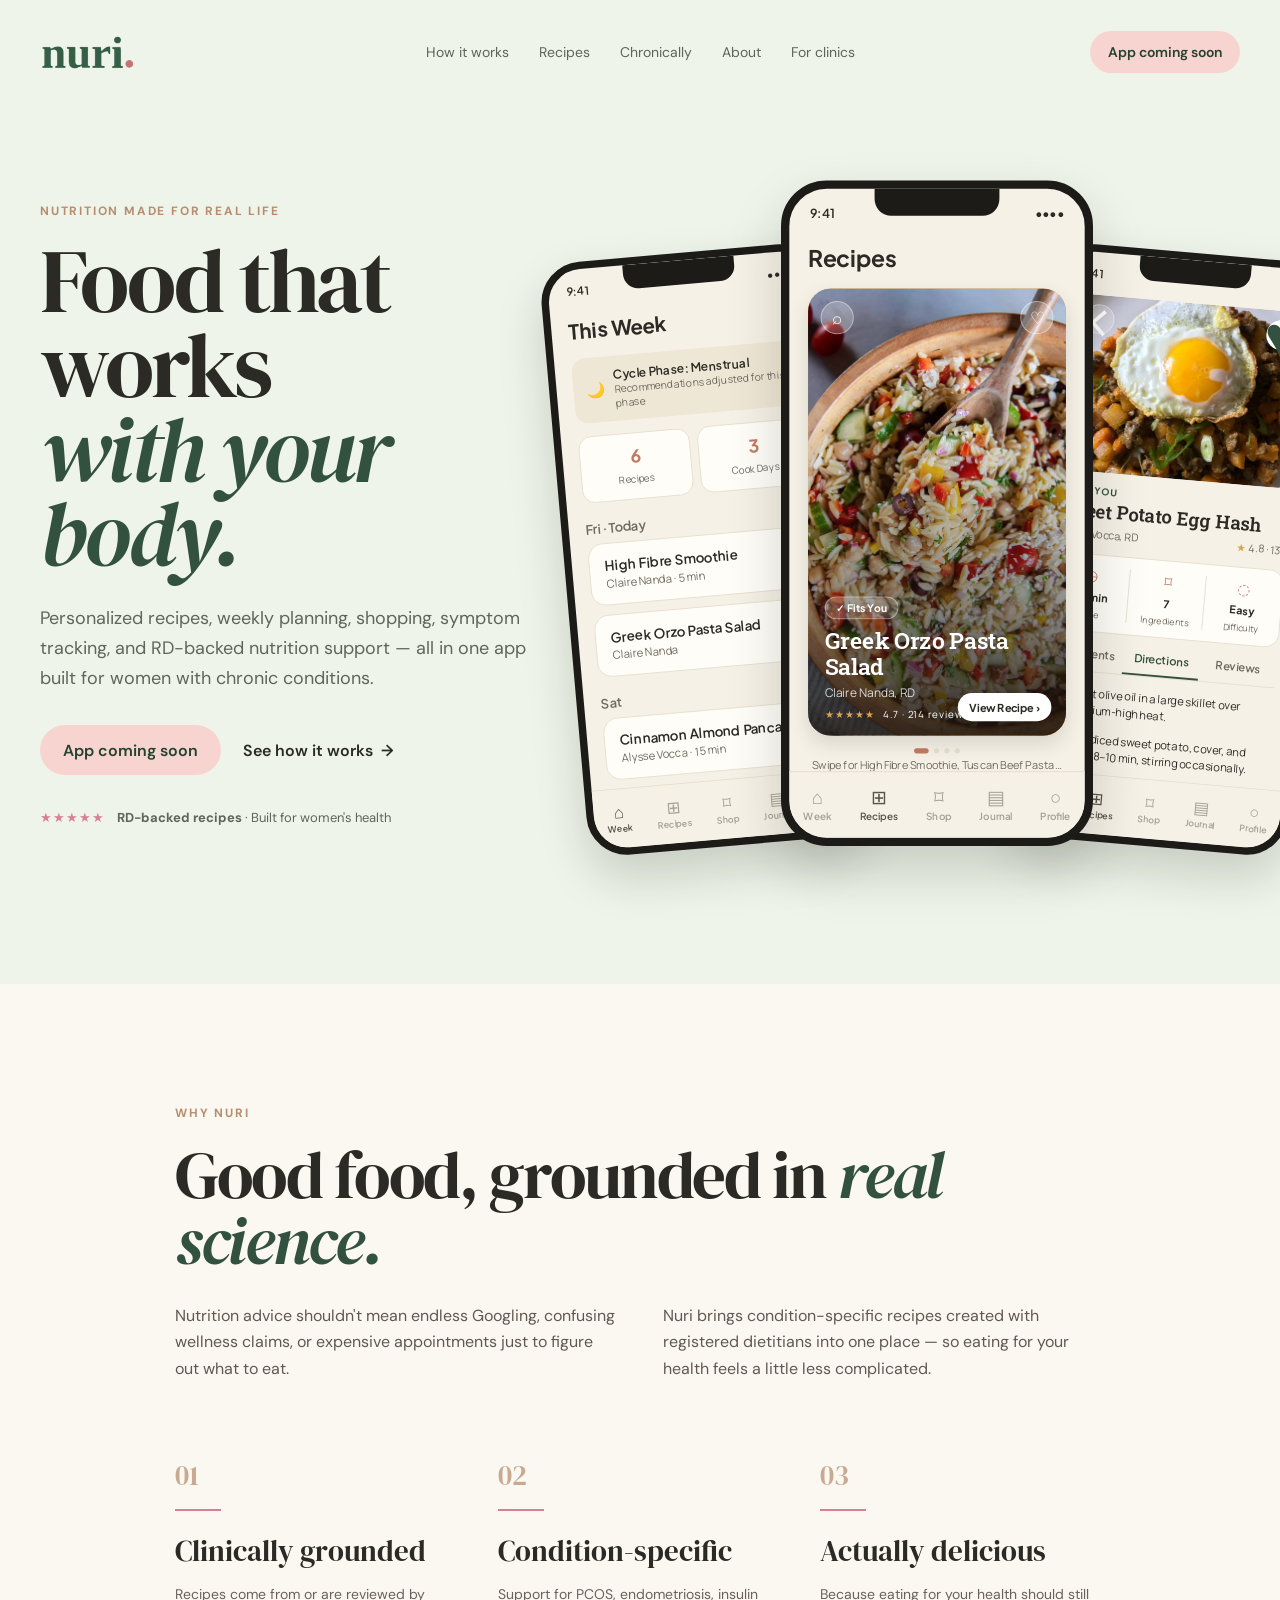
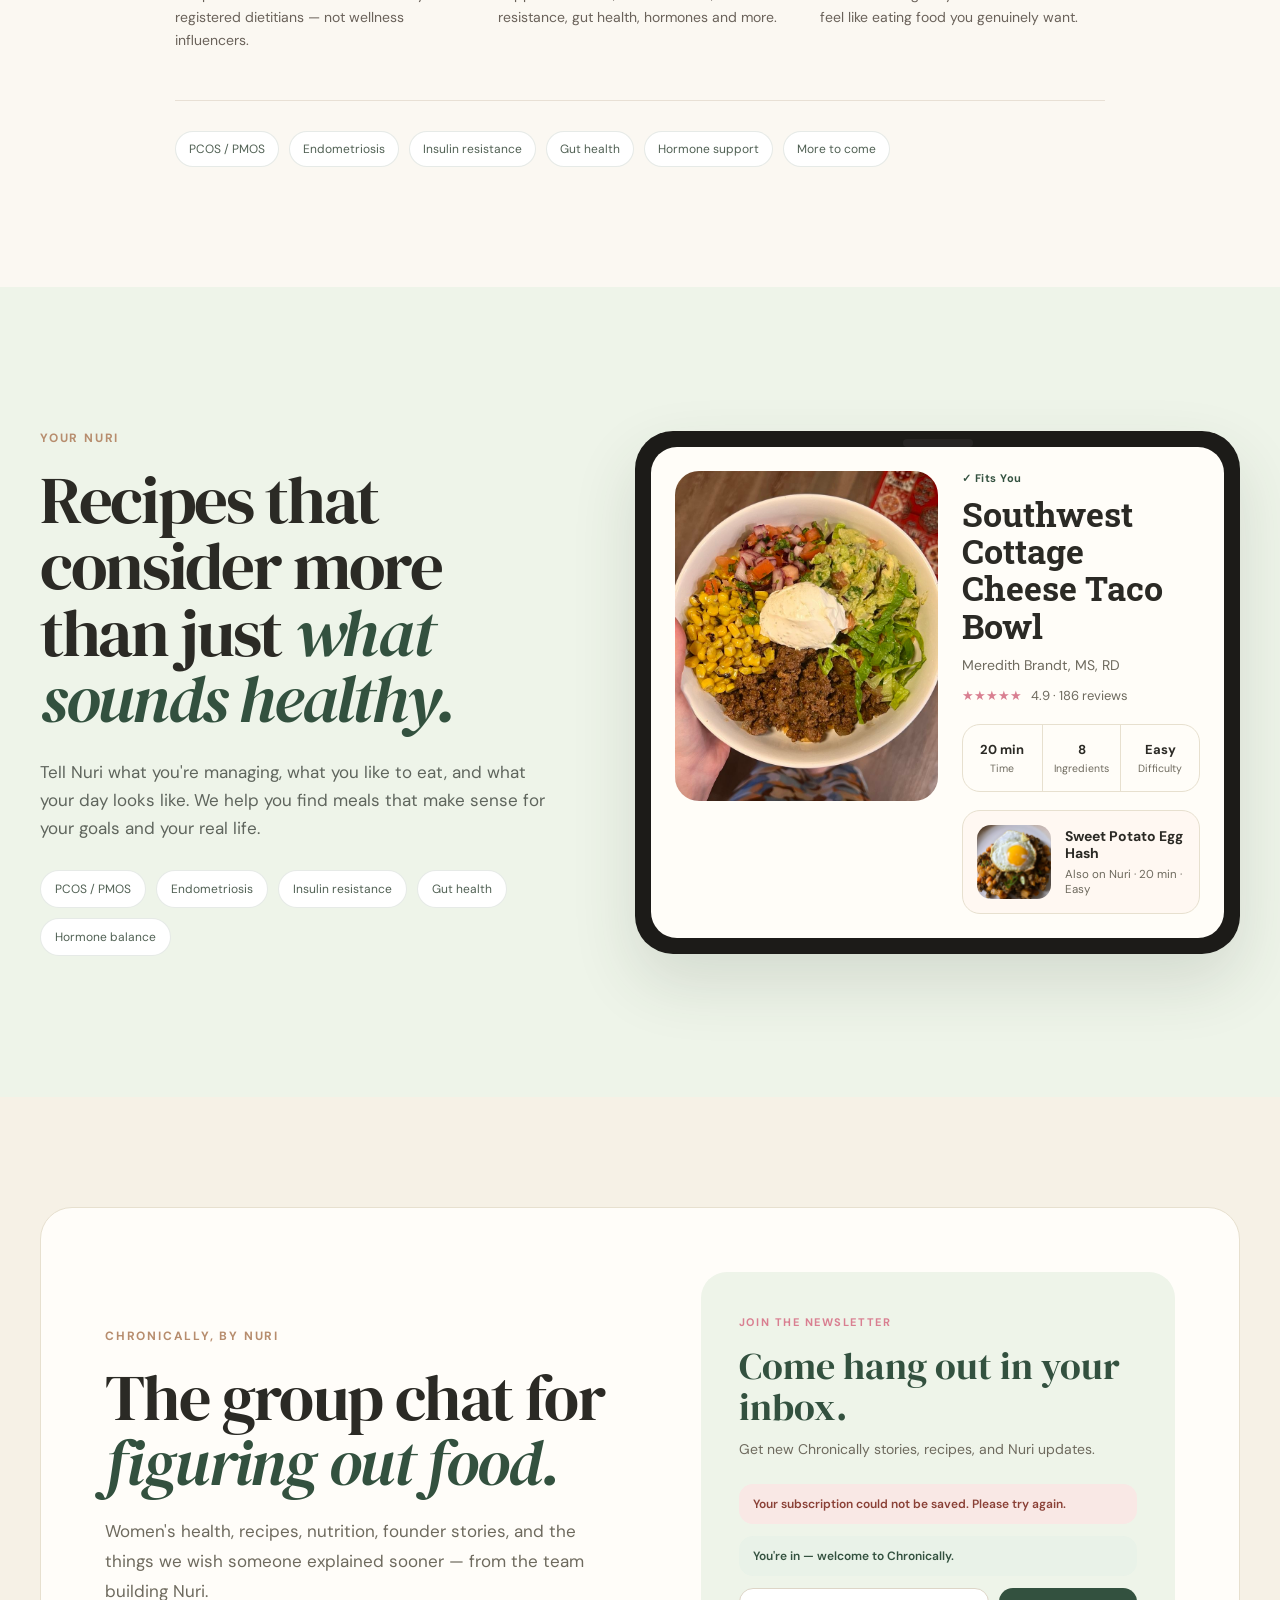
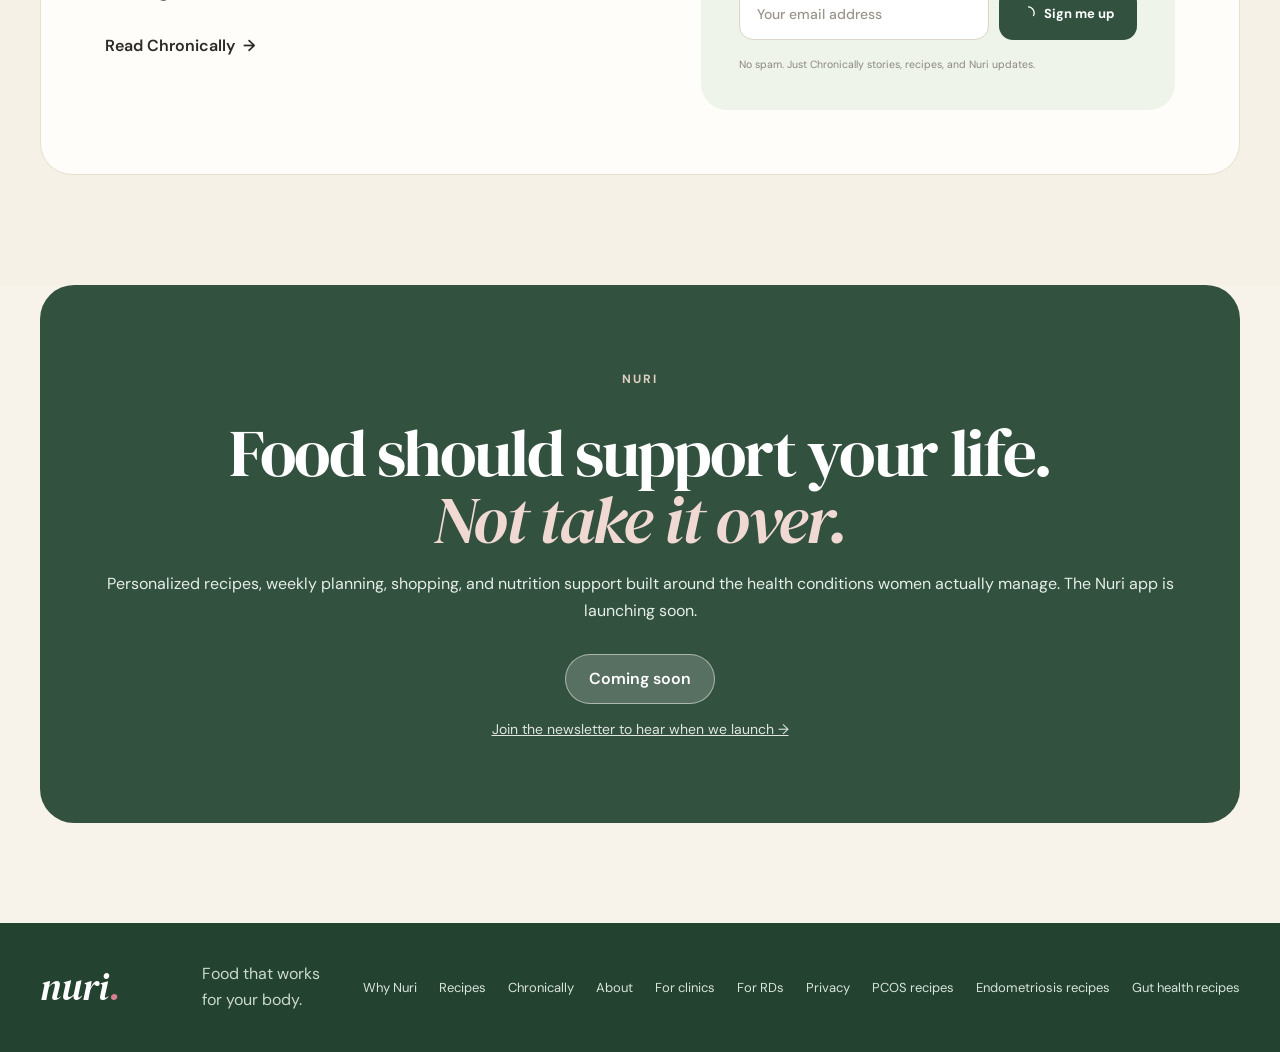
<file: index.html>
<!DOCTYPE html>
<html lang="en">
<head>
  <meta charset="UTF-8">
  <meta name="viewport" content="width=device-width, initial-scale=1.0">
  <title>Nuri — Food that works with your body</title>
  <meta name="description" content="Condition-specific recipes created with registered dietitians for women managing PCOS, endometriosis, insulin resistance and gut health. The Nuri app is launching soon.">
  <link rel="canonical" href="https://nurirecipes.com/">
  <meta property="og:type" content="website">
  <meta property="og:site_name" content="Nuri">
  <meta property="og:title" content="Nuri — Food that works with your body">
  <meta property="og:description" content="Condition-specific recipes created with registered dietitians for women managing PCOS, endometriosis, insulin resistance and gut health.">
  <meta property="og:url" content="https://nurirecipes.com/">
  <meta property="og:image" content="https://nurirecipes.com/assets/taco_bowl.jpg">
  <meta name="twitter:card" content="summary_large_image">
  <link rel="icon" type="image/png" href="assets/nuri-icon.png">
  <link rel="preconnect" href="https://fonts.googleapis.com">
  <link rel="preconnect" href="https://fonts.gstatic.com" crossorigin>
  <link href="https://fonts.googleapis.com/css2?family=DM+Sans:wght@400;500;600;700&family=DM+Serif+Display:ital@0;1&family=Manrope:wght@400;500;600&family=Plus+Jakarta+Sans:wght@400;500;600;700&family=Roboto+Slab:wght@600;700&display=swap" rel="stylesheet">
  <!-- Brevo form base styles. Our Nuri CSS loads after this and overrides the visual design. -->
  <link rel="stylesheet" href="https://sibforms.com/forms/end-form/build/sib-styles.css">
  <link rel="stylesheet" href="landingpage.css">
  <style>
    /* Header logo: tightly cropped wordmark, sized by height so it stays crisp and centred */
    .brand{display:inline-flex;align-items:center}
    .brand-logo{display:block;line-height:0}
    .brand-logo img{display:block;height:36px;width:auto;max-width:none}
    @media(max-width:760px){.brand-logo img{height:30px}}
    /* "Coming soon" stand-in for app links until launch */
    .btn-soon{background:#f8d4d1;color:var(--green-dark);cursor:default;pointer-events:none}
    .btn-soon:hover{transform:none}
    .btn-soon-light{background:rgba(255,255,255,.18);color:#fff;border:1px solid rgba(255,255,255,.5)}
    .cta-sub-link{display:block;margin-top:16px;color:#fff;opacity:.85;text-decoration:underline;font-size:14px}
    /* Condition pills in Why Nuri (the matching rules in landingpage.css are not being applied) */
    .mission-condition-pills{display:flex;flex-wrap:wrap;gap:10px;margin-top:34px;padding-top:30px;border-top:1px solid #e8e0d5}
    .mission-condition-pills span{background:#fff;border:1px solid rgba(51,81,63,.12);border-radius:999px;padding:9px 13px;font-size:12px;color:#516154}
  </style>
</head>
<body>
<header class="site-header">
  <div class="container nav-wrap">
    <a class="brand" href="#top" aria-label="Nuri home"><span class="brand-logo"><img src="assets/NURI_WORDMARK.png" alt="Nuri"></span></a>
    <nav class="main-nav" aria-label="Main navigation">
      <a href="#why">How it works</a>
      <a href="#recipes">Recipes</a>
      <a href="chronically.html">Chronically</a>
      <a href="#why">About</a>
      <a href="/for-clinics">For clinics</a>
    </nav>
    <div class="nav-actions"><span class="btn btn-small btn-soon" aria-label="Nuri app coming soon">App coming soon</span></div>
  </div>
</header>

<main id="top">
  <section class="hero">
    <div class="container hero-grid">
      <div class="hero-copy">
        <p class="eyebrow">NUTRITION MADE FOR REAL LIFE</p>
        <h1>Food that works<br><em>with your body.</em></h1>
        <p class="hero-text">Personalized recipes, weekly planning, shopping, symptom tracking, and RD-backed nutrition support — all in one app built for women with chronic conditions.</p>
        <div class="hero-actions"><span class="btn btn-soon">App coming soon</span><a href="#why" class="inline-link">See how it works <span>→</span></a></div>
        <div class="trust-row"><span class="trust-stars">★★★★★</span><span><strong>RD-backed recipes</strong> · Built for women's health</span></div>
      </div>

      <div class="hero-visual hero-real-ui" aria-label="Nuri app screens">

        <div class="hero-phone hero-phone-left"><div class="phone"><div class="notch"></div><div class="status"><span>9:41</span><span>••••</span></div><div class="screen">
          <div class="h1t">This Week</div>
          <div class="cycle-banner"><span style="font-size:16px">🌙</span><div><div class="t">Cycle Phase: Menstrual</div><div class="s">Recommendations adjusted for this phase</div></div></div>
          <div class="stat-row"><div class="stat"><b>6</b><span>Recipes</span></div><div class="stat"><b>3</b><span>Cook Days</span></div></div>
          <div class="h2t">Fri · Today</div>
          <div class="card"><div class="t">High Fibre Smoothie</div><div class="s">Claire Nanda · 5 min</div></div>
          <div class="card"><div class="t">Greek Orzo Pasta Salad</div><div class="s">Claire Nanda</div></div>
          <div class="h2t">Sat</div>
          <div class="card"><div class="t">Cinnamon Almond Pancakes</div><div class="s">Alysse Vocca · 15 min</div></div>
          <div class="card"><div class="t">Tuscan Beef Pasta</div><div class="s">Lyndsay Lang · 30 min</div></div>
        </div><div class="navbar"><div class="navitem active"><span class="nav-glyph">⌂</span><span>Week</span></div><div class="navitem"><span class="nav-glyph">⊞</span><span>Recipes</span></div><div class="navitem"><span class="nav-glyph">⌑</span><span>Shop</span></div><div class="navitem"><span class="nav-glyph">▤</span><span>Journal</span></div><div class="navitem"><span class="nav-glyph">○</span><span>Profile</span></div></div></div></div>

        <div class="hero-phone hero-phone-center"><div class="phone"><div class="notch"></div><div class="status"><span>9:41</span><span>••••</span></div><div class="screen">
          <div class="h1t">Recipes</div>
          <div class="mag-card real-mag-card recipe-photo-card orzo-photo"><div class="mag-topbtns"><div class="circ-btn">⌕</div><div class="circ-btn">♡</div></div><div class="art recipe-art"><img src="assets/Greek_Orzo_Pasta_Salad.jpg" alt="Greek Orzo Pasta Salad"></div><div class="scrim"></div><div class="content"><div class="mag-tag">✓ Fits You</div><div class="mag-title">Greek Orzo Pasta Salad</div><div class="mag-byline">Claire Nanda, RD</div><div class="mag-meta"><span class="mag-stars">★★★★★</span><span>4.7 · 214 reviews</span></div></div><div class="mag-viewbtn">View Recipe ›</div></div>
          <div class="mag-dots"><div class="mag-dot active"></div><div class="mag-dot"></div><div class="mag-dot"></div><div class="mag-dot"></div></div>
          <div class="swipe-caption">Swipe for High Fibre Smoothie, Tuscan Beef Pasta…</div>
          <div class="hero-recipe-actions"><div class="chip">♡ Saved</div><div class="chip">Browse All Recipes →</div></div>
          <div class="chiprow"><div class="chip active">Breakfast</div><div class="chip">Lunch</div><div class="chip">Dinner</div><div class="chip">Snack</div></div>
        </div><div class="navbar"><div class="navitem"><span class="nav-glyph">⌂</span><span>Week</span></div><div class="navitem active"><span class="nav-glyph">⊞</span><span>Recipes</span></div><div class="navitem"><span class="nav-glyph">⌑</span><span>Shop</span></div><div class="navitem"><span class="nav-glyph">▤</span><span>Journal</span></div><div class="navitem"><span class="nav-glyph">○</span><span>Profile</span></div></div></div></div>

        <div class="hero-phone hero-phone-right"><div class="phone"><div class="notch"></div><div class="status"><span>9:41</span><span>••••</span></div><div class="screen">
          <div class="real-detail-hero detail-photo-hero"><div class="detail-topbtns"><div class="circ-btn">‹</div><div class="circ-btn filled">♥</div></div><img src="assets/sweet_potato_hash.jpg" alt="Sweet Potato Egg Hash" class="detail-hero-photo"></div>
          <div class="detail-eyebrow">✓ Fits You</div><div class="detail-title">Sweet Potato Egg Hash</div>
          <div class="detail-byline-row"><span class="s">Alysse Vocca, RD</span><span class="detail-rating"><span class="mag-stars">★</span> 4.8 · 132</span></div>
          <div class="stat-icons"><div class="si"><span class="mini-icon">◷</span><b>20 min</b><span>Time</span></div><div class="si"><span class="mini-icon">⌑</span><b>7</b><span>Ingredients</span></div><div class="si"><span class="mini-icon">◌</span><b>Easy</b><span>Difficulty</span></div></div>
          <div class="tab-row"><div class="tab">Ingredients</div><div class="tab active">Directions</div><div class="tab">Reviews</div></div>
          <div class="dir-row"><div class="dir-num">1</div><div class="dir-text">Heat olive oil in a large skillet over medium-high heat.</div></div>
          <div class="dir-row"><div class="dir-num">2</div><div class="dir-text">Add diced sweet potato, cover, and cook 8–10 min, stirring occasionally.</div></div>
          <div class="dir-row"><div class="dir-num">3</div><div class="dir-text">Add bell pepper and cook until softened.</div></div>
        </div><div class="navbar"><div class="navitem"><span class="nav-glyph">⌂</span><span>Week</span></div><div class="navitem active"><span class="nav-glyph">⊞</span><span>Recipes</span></div><div class="navitem"><span class="nav-glyph">⌑</span><span>Shop</span></div><div class="navitem"><span class="nav-glyph">▤</span><span>Journal</span></div><div class="navitem"><span class="nav-glyph">○</span><span>Profile</span></div></div></div></div>
      </div>
    </div>
  </section>

  <section class="mission" id="why"><div class="container narrow"><p class="eyebrow">WHY NURI</p><h2>Good food, grounded in <em>real science.</em></h2><div class="mission-intro"><p>Nutrition advice shouldn't mean endless Googling, confusing wellness claims, or expensive appointments just to figure out what to eat.</p><p>Nuri brings condition-specific recipes created with registered dietitians into one place — so eating for your health feels a little less complicated.</p></div><div class="principles-grid"><article class="principle"><span>01</span><div class="accent-rule"></div><h3>Clinically grounded</h3><p>Recipes come from or are reviewed by registered dietitians — not wellness influencers.</p></article><article class="principle"><span>02</span><div class="accent-rule"></div><h3>Condition-specific</h3><p>Support for PCOS, endometriosis, insulin resistance, gut health, hormones and more.</p></article><article class="principle"><span>03</span><div class="accent-rule"></div><h3>Actually delicious</h3><p>Because eating for your health should still feel like eating food you genuinely want.</p></article></div><div class="mission-condition-pills" aria-label="Health areas Nuri supports"><span>PCOS / PMOS</span><span>Endometriosis</span><span>Insulin resistance</span><span>Gut health</span><span>Hormone support</span><span>More to come</span></div></div></section>

  <section class="product-showcase" id="recipes"><div class="container product-grid"><div class="product-copy"><p class="eyebrow">YOUR NURI</p><h2>Recipes that consider more than just <em>what sounds healthy.</em></h2><p>Tell Nuri what you're managing, what you like to eat, and what your day looks like. We help you find meals that make sense for your goals and your real life.</p><div class="condition-pills"><span>PCOS / PMOS</span><span>Endometriosis</span><span>Insulin resistance</span><span>Gut health</span><span>Hormone balance</span></div></div><div class="feature-phone-wrap feature-tablet-wrap"><div class="feature-tablet"><div class="tablet-camera"></div><div class="feature-tablet-screen"><div class="tablet-recipe-layout"><div class="tablet-photo feature-photo"><img src="assets/taco_bowl.jpg" alt="Southwest Cottage Cheese Taco Bowl"></div><div class="tablet-content"><span class="tiny-pill">✓ Fits You</span><h3>Southwest Cottage Cheese Taco Bowl</h3><p>Meredith Brandt, MS, RD</p><div class="mini-rating">★★★★★ <span>4.9 · 186 reviews</span></div><div class="mini-info"><div><b>20 min</b><span>Time</span></div><div><b>8</b><span>Ingredients</span></div><div><b>Easy</b><span>Difficulty</span></div></div><div class="tablet-subcard"><div class="tablet-subcard-thumb"><img src="assets/sweet_potato_hash.jpg" alt="Sweet Potato Egg Hash"></div><div><strong>Sweet Potato Egg Hash</strong><span>Also on Nuri · 20 min · Easy</span></div></div></div></div></div></div></div></section>

  <section class="chronically-section" id="chronically">
    <div class="container chronically-shell">
      <div class="chronically-copy">
        <p class="eyebrow">CHRONICALLY, BY NURI</p>
        <h2>The group chat for <em>figuring out food.</em></h2>
        <p>Women's health, recipes, nutrition, founder stories, and the things we wish someone explained sooner — from the team building Nuri.</p>
        <a class="inline-link chronically-read" href="chronically.html">Read Chronically <span>→</span></a>
      </div>

      <div class="chronically-signup brevo-nuri-wrap">
        <span class="newsletter-kicker">JOIN THE NEWSLETTER</span>
        <h3>Come hang out in your inbox.</h3>
        <p>Get new Chronically stories, recipes, and Nuri updates.</p>

        <!-- Live Brevo subscription form. The action URL and required fields come from Brevo. -->
        <div id="sib-form-container" class="sib-form-container nuri-sib-container">
          <div id="error-message" class="sib-form-message-panel nuri-form-message nuri-form-error">
            <div class="sib-form-message-panel__text sib-form-message-panel__text--center">
              <span class="sib-form-message-panel__inner-text">Your subscription could not be saved. Please try again.</span>
            </div>
          </div>

          <div id="success-message" class="sib-form-message-panel nuri-form-message nuri-form-success">
            <div class="sib-form-message-panel__text sib-form-message-panel__text--center">
              <span class="sib-form-message-panel__inner-text">You're in — welcome to Chronically.</span>
            </div>
          </div>

          <form id="sib-form" class="chronically-form" method="POST" action="https://d5ab9ed9.sibforms.com/serve/[base64]" data-type="subscription">
            <div class="sib-input nuri-email-field">
              <div class="form__entry entry_block">
                <div class="form__label-row">
                  <label class="sr-only entry__label" for="EMAIL" data-required="*">Email address</label>
                  <div class="entry__field">
                    <input class="input" type="email" id="EMAIL" name="EMAIL" autocomplete="email" placeholder="Your email address" data-required="true" required>
                  </div>
                </div>
                <label class="entry__error entry__error--primary nuri-entry-error"></label>
              </div>
            </div>

            <button class="sib-form-block__button sib-form-block__button-with-loader nuri-brevo-button" form="sib-form" type="submit">
              <svg class="icon clickable__icon progress-indicator__icon sib-hide-loader-icon" viewBox="0 0 512 512" aria-hidden="true">
                <path d="M460.116 373.846l-20.823-12.022c-5.541-3.199-7.54-10.159-4.663-15.874 30.137-59.886 28.343-131.652-5.386-189.946-33.641-58.394-94.896-95.833-161.827-99.676C261.028 55.961 256 50.751 256 44.352V20.309c0-6.904 5.808-12.337 12.703-11.982 83.556 4.306 160.163 50.864 202.11 123.677 42.063 72.696 44.079 162.316 6.031 236.832-3.14 6.148-10.75 8.461-16.728 5.01z"></path>
              </svg>
              Sign me up
            </button>

            <input type="text" name="email_address_check" value="" class="input--hidden" tabindex="-1" autocomplete="off">
            <input type="hidden" name="locale" value="en">
          </form>
          <small class="form-note">No spam. Just Chronically stories, recipes, and Nuri updates.</small>
        </div>
      </div>
    </div>
  </section>

  <section class="final-cta" id="get-app"><div class="container cta-box"><p class="eyebrow light">NURI</p><h2>Food should support your life.<br><em>Not take it over.</em></h2><p>Personalized recipes, weekly planning, shopping, and nutrition support built around the health conditions women actually manage. The Nuri app is launching soon.</p><span class="btn btn-soon btn-soon-light">Coming soon</span><a class="cta-sub-link" href="#chronically">Join the newsletter to hear when we launch →</a></div></section>
</main>

<footer class="footer"><div class="container footer-grid"><a class="brand footer-brand" href="#top">nuri<span>.</span></a><p>Food that works for your body.</p><div class="footer-links"><a href="#why">Why Nuri</a><a href="#recipes">Recipes</a><a href="chronically.html">Chronically</a><a href="#why">About</a><a href="/for-clinics">For clinics</a><a href="mailto:join@nurirecipes.com?subject=Working%20with%20Nuri">For RDs</a><a href="privacy.html">Privacy</a><a href="/pcos-recipes">PCOS recipes</a><a href="/endometriosis-recipes">Endometriosis recipes</a><a href="/gut-health-recipes">Gut health recipes</a></div></div></footer>

<script>
  window.REQUIRED_CODE_ERROR_MESSAGE = 'Please choose a country code';
  window.LOCALE = 'en';
  window.EMAIL_INVALID_MESSAGE = window.SMS_INVALID_MESSAGE = 'The information provided is invalid. Please review the field format and try again.';
  window.REQUIRED_ERROR_MESSAGE = 'This field cannot be left blank. ';
  window.GENERIC_INVALID_MESSAGE = 'The information provided is invalid. Please review the field format and try again.';
  window.INVALID_NUMBER = 'The information provided is invalid. Please review the field format and try again.';
  window.INVALID_DATE = 'Please enter a valid date';
  window.REQUIRED_MULTISELECT_MESSAGE = 'Please select at least 1 option';
  window.translation = {
    common: {
      selectedList: '{quantity} list selected',
      selectedLists: '{quantity} lists selected',
      selectedOption: '{quantity} selected',
      selectedOptions: '{quantity} selected'
    }
  };
  var AUTOHIDE = Boolean(0);
</script>
<script defer src="https://sibforms.com/forms/end-form/build/main.js"></script>
</body>
</html>
</file>
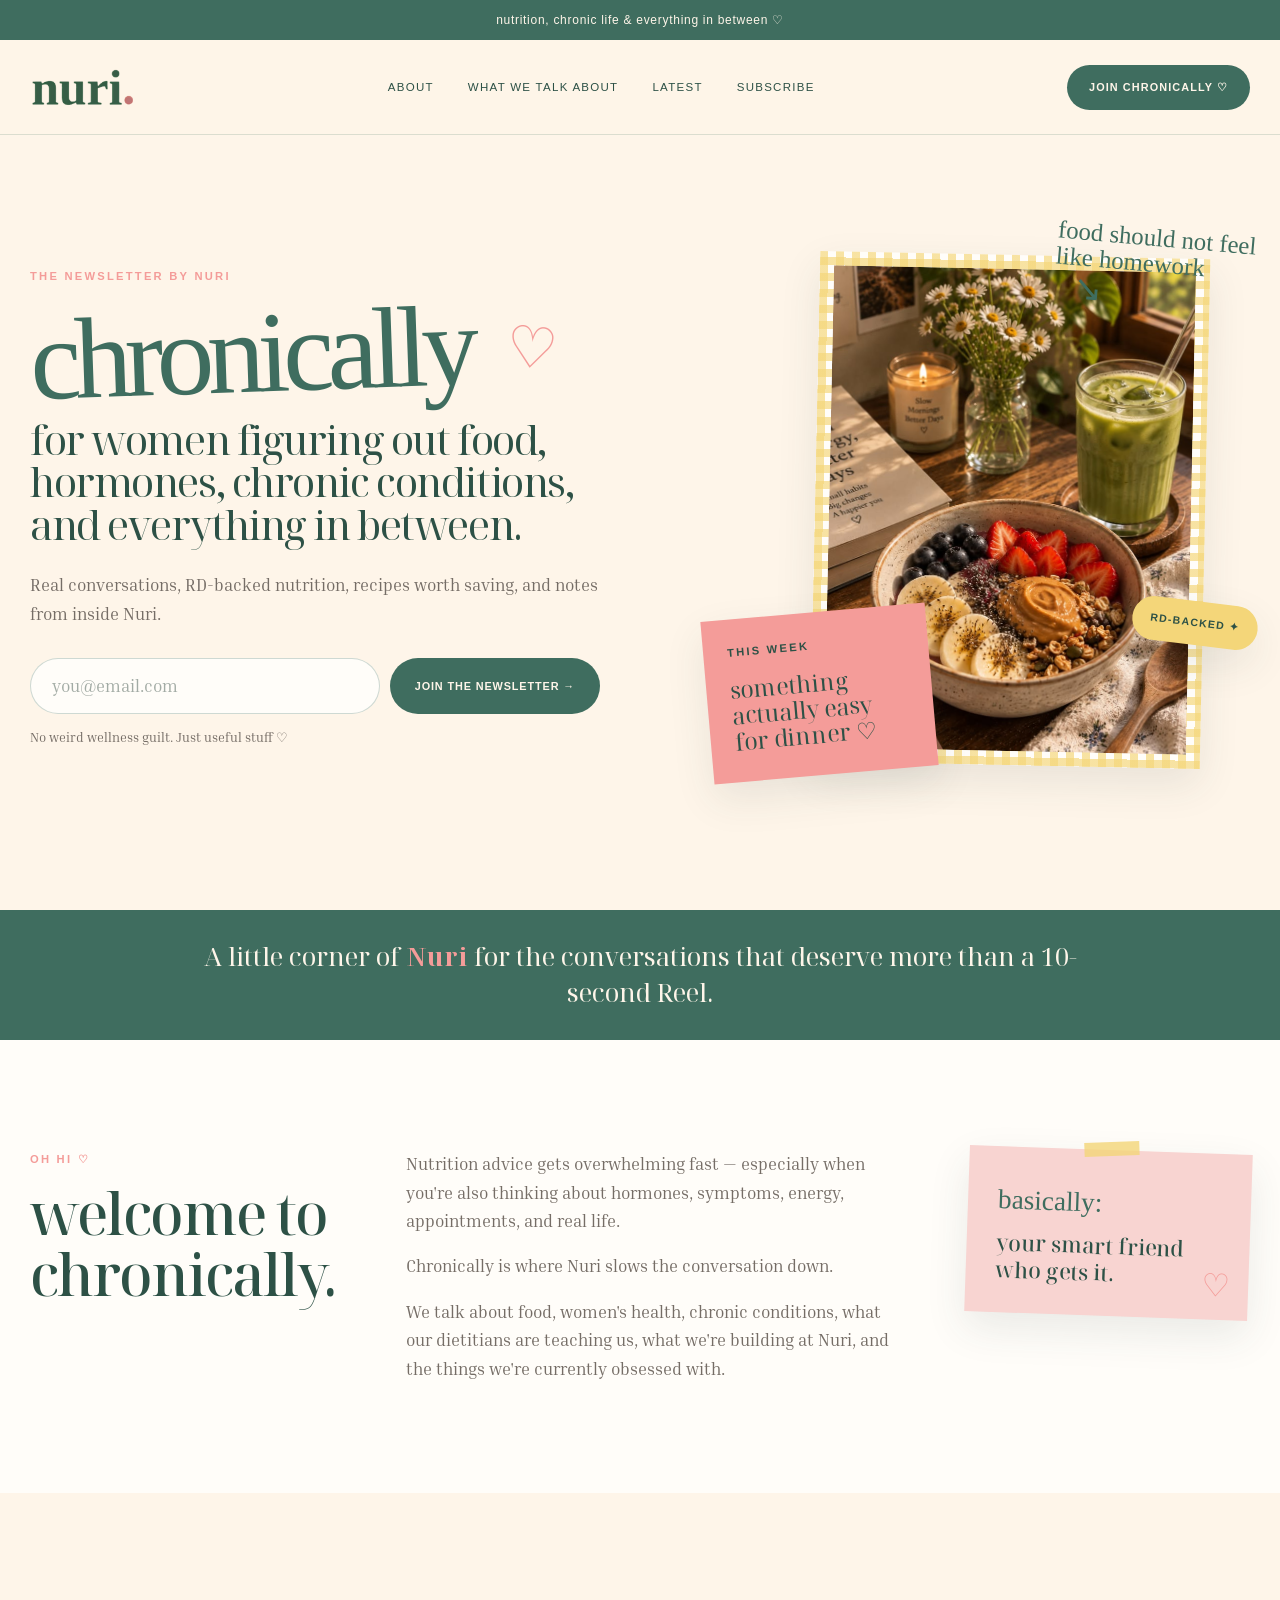
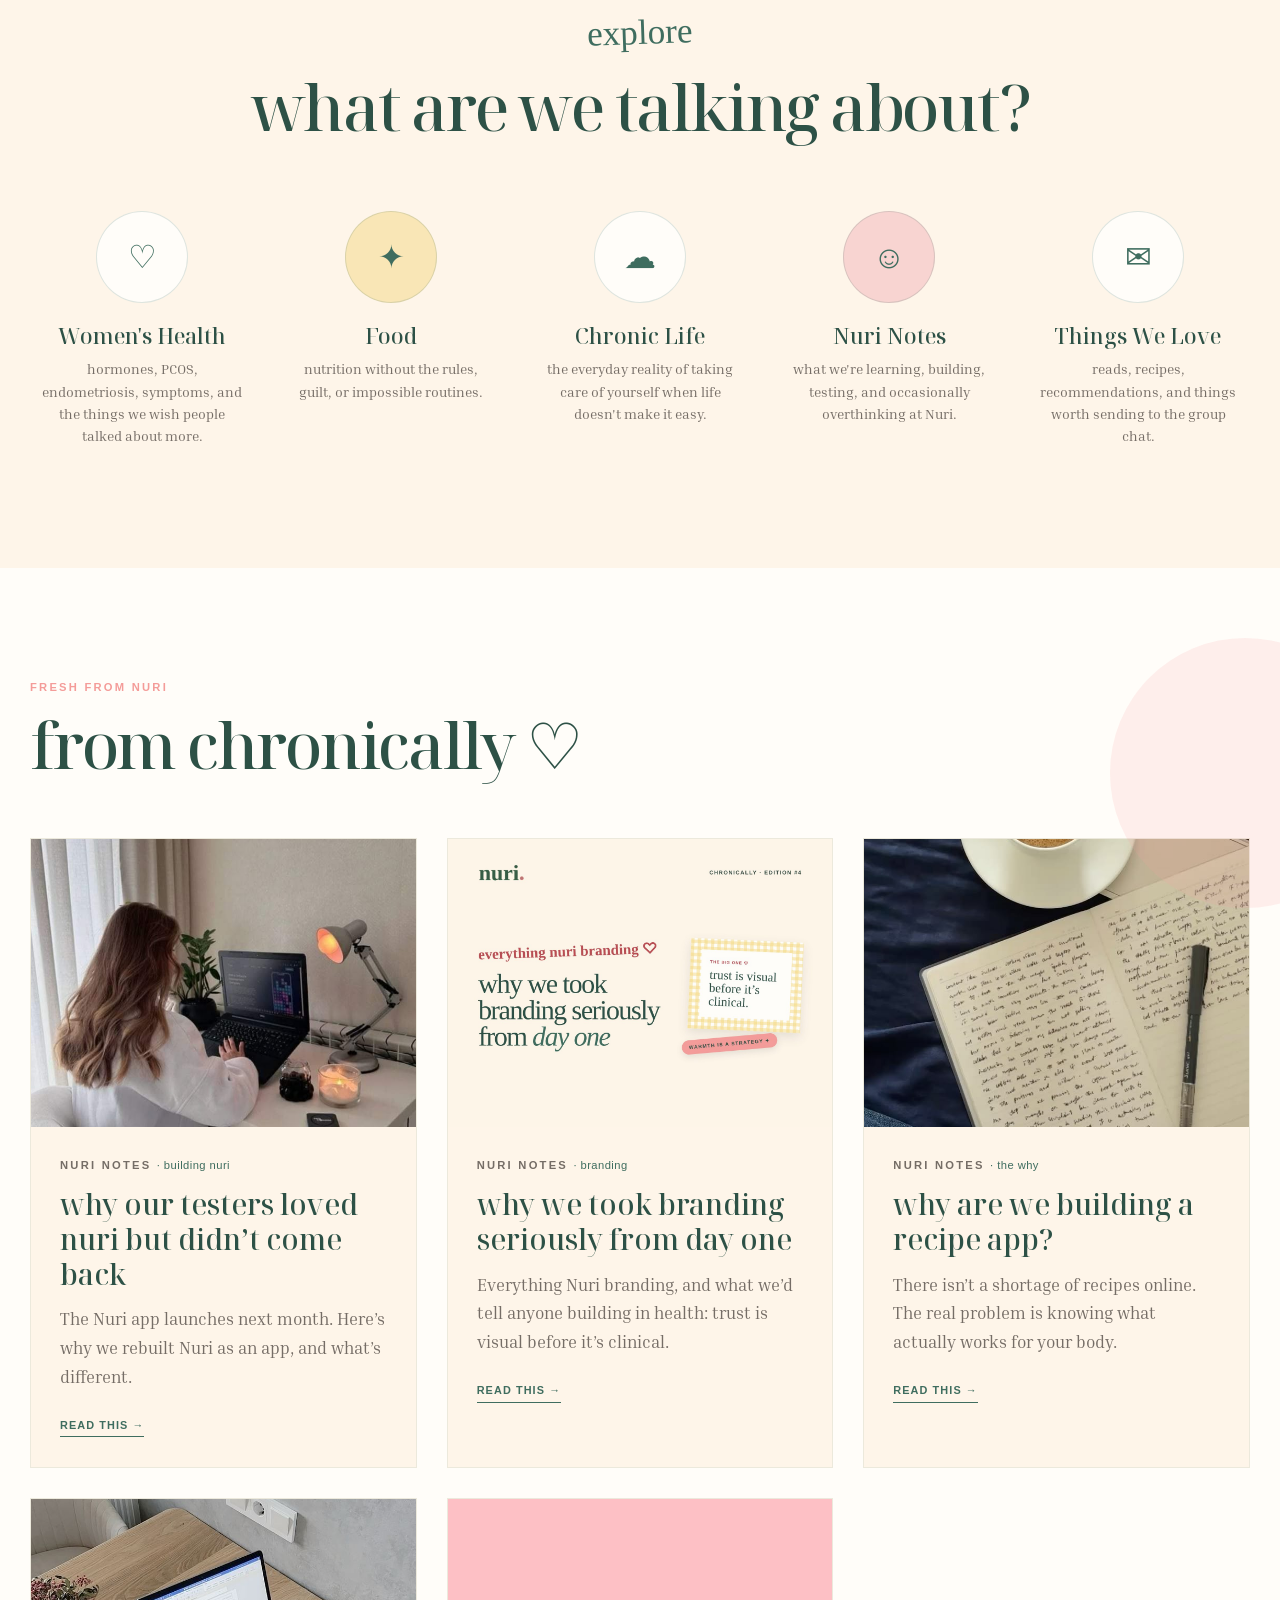
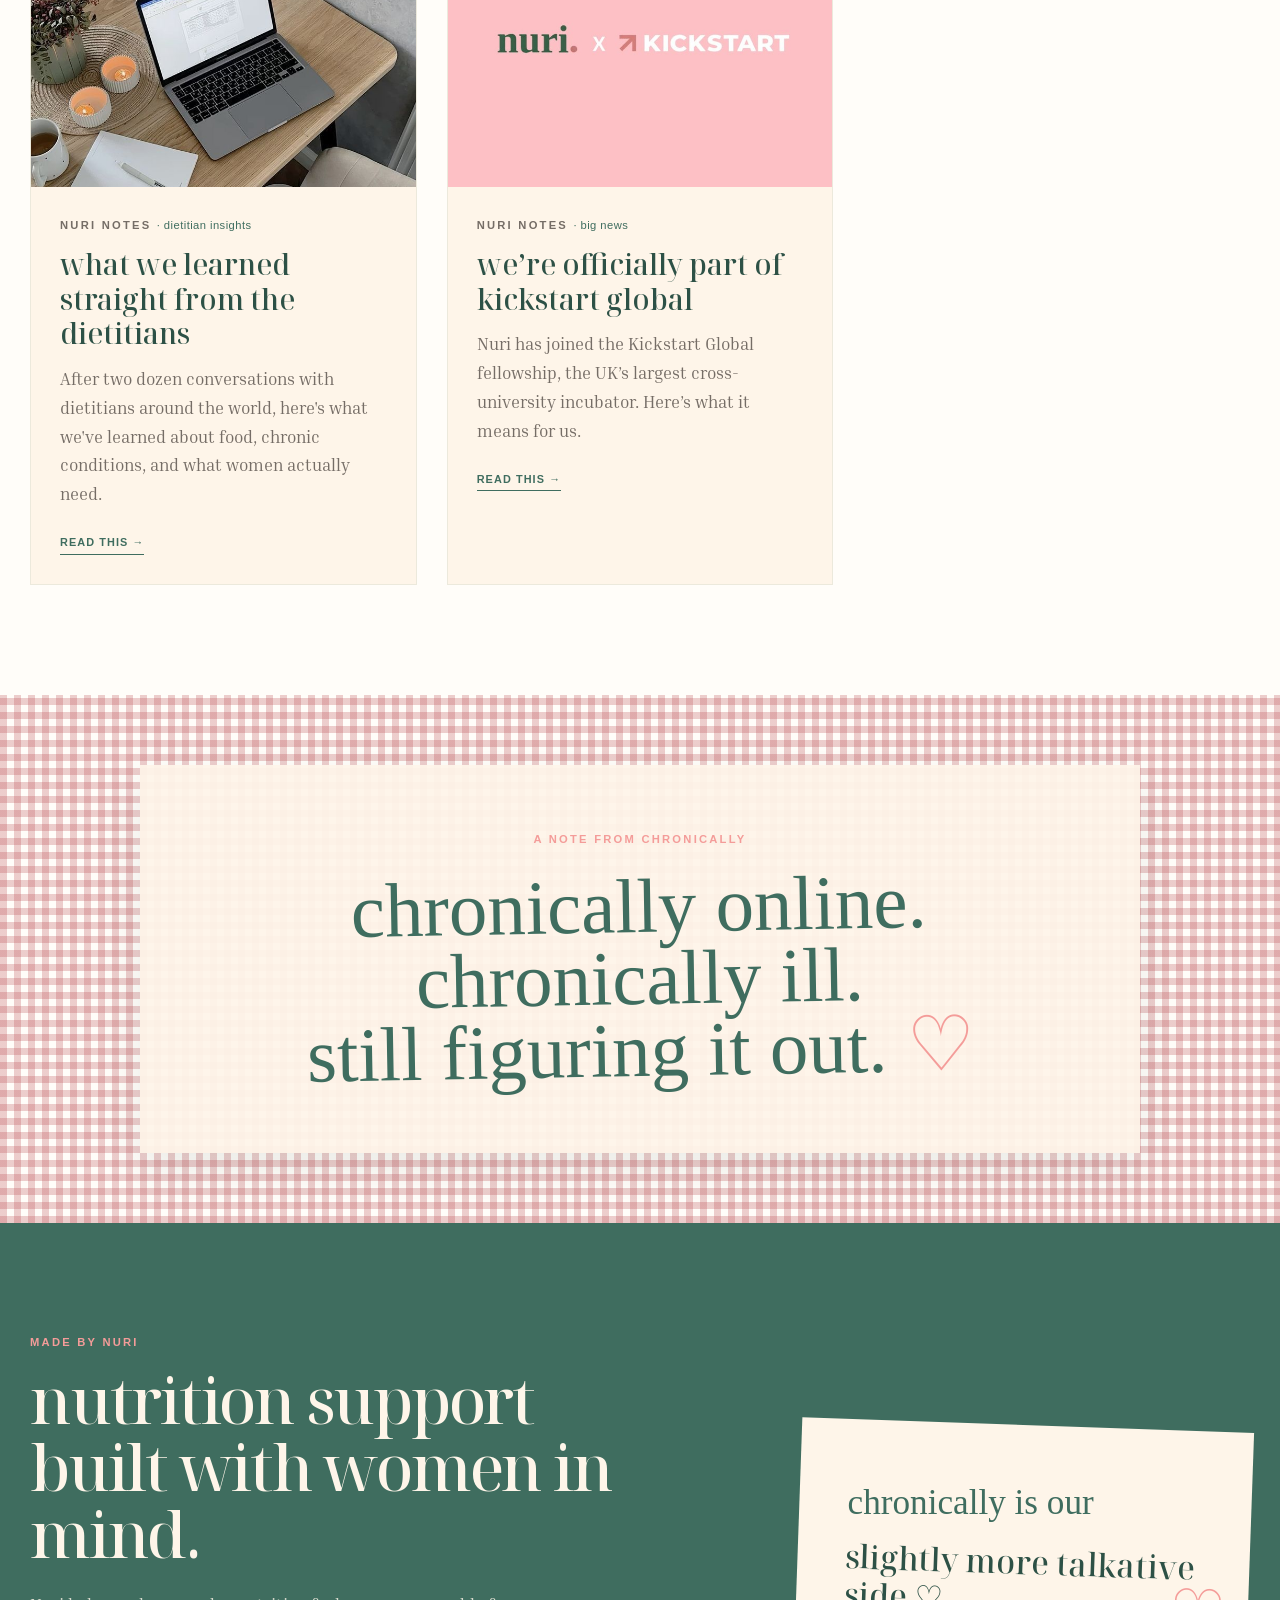
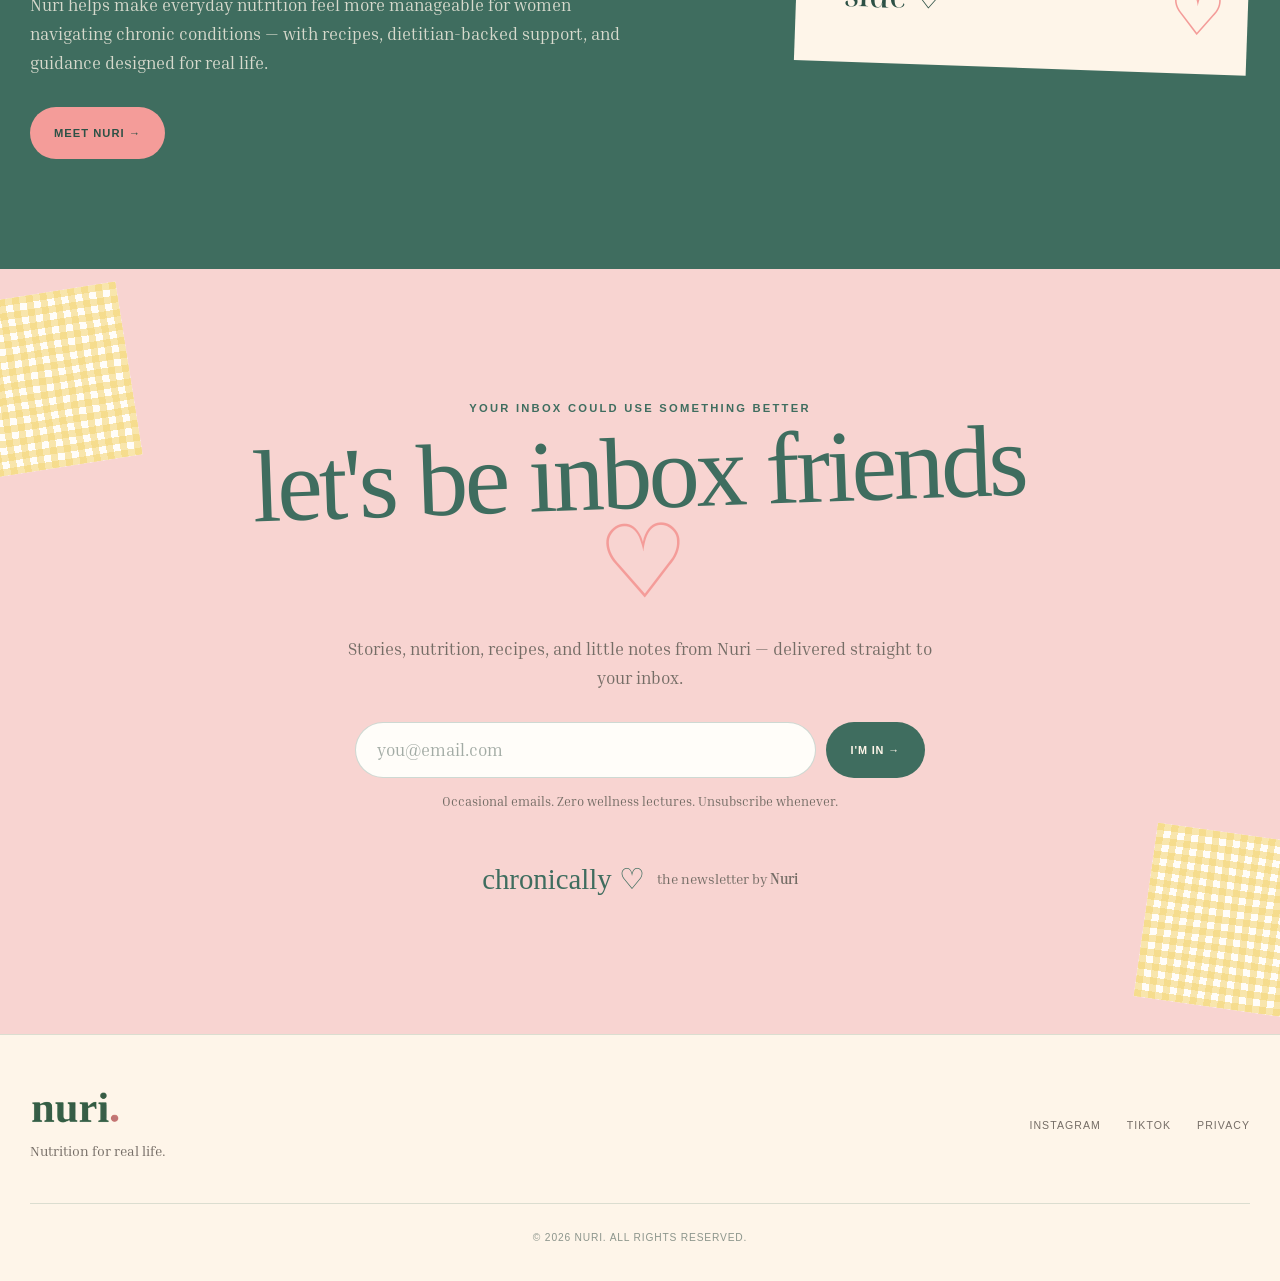
<file: chronically.html>
<!DOCTYPE html>
<html lang="en">

<head>
    <meta charset="UTF-8">

    <meta name="viewport" content="width=device-width, initial-scale=1.0">

    <title>Chronically ♡ The Newsletter by Nuri</title>

    <meta
        name="description"
        content="Chronically is the newsletter by Nuri — for women navigating food, hormones, chronic conditions, and everything in between."
    >

    <link rel="stylesheet" href="./chronically.css">
    <link rel="icon" type="image/png" href="./assets/nuri-icon.png">
<link rel="apple-touch-icon" href="./assets/nuri-icon.png">
<meta name="theme-color" content="#FAF6F0">
</head>


<body>


    <!-- =====================================================
         ANNOUNCEMENT BAR
    ====================================================== -->

    <div class="announcement-bar">
        <p>
            nutrition, chronic life & everything in between ♡
        </p>
    </div>



    <!-- =====================================================
         NAVIGATION
    ====================================================== -->

    <header class="site-header">

        <nav class="navbar">

            <!-- NURI LOGO / BACK TO MAIN NURI WEBSITE -->
            <a
                href="./index.html"
                class="nuri-logo-link"
                aria-label="Go back to Nuri"
            >
                <img
                    src="./assets/NURI_WORDMARK.png"
                    alt="Nuri"
                    class="nuri-logo-img"
                >
            </a>


            <!-- DESKTOP NAVIGATION -->
            <div class="nav-links">

                <a href="#about">
                    About
                </a>

                <a href="#topics">
                    What We Talk About
                </a>

                <a href="#latest">
                    Latest
                </a>

                <a href="#subscribe">
                    Subscribe
                </a>

            </div>


            <!-- NAV CTA -->
            <a href="#subscribe" class="nav-cta">
                Join Chronically ♡
            </a>

        </nav>

    </header>



    <!-- =====================================================
         MAIN CONTENT
    ====================================================== -->

    <main>


        <!-- =================================================
             HERO
        ================================================== -->

        <section class="hero">

            <div class="hero-inner">


                <!-- LEFT SIDE -->
                <div class="hero-copy">

                    <p class="eyebrow">
                        THE NEWSLETTER BY NURI
                    </p>


                    <h1 class="chronically-logo">
                        chronically
                        <span class="hero-heart">♡</span>
                    </h1>


                    <p class="hero-tagline">
                        for women figuring out food, hormones,
                        chronic conditions, and everything in between.
                    </p>


                    <p class="hero-description">
                        Real conversations, RD-backed nutrition,
                        recipes worth saving, and notes from inside Nuri.
                    </p>



                    <!-- HERO SIGNUP -->
                    <form class="signup-form hero-signup" method="POST" action="https://d5ab9ed9.sibforms.com/serve/[base64]" data-brevo novalidate>

                        <label for="hero-email" class="sr-only">
                            Email address
                        </label>

                        <input
                            type="email"
                            id="hero-email"
                            name="EMAIL"
                            autocomplete="email"
                            placeholder="you@email.com"
                            required
                        >

                        <button type="submit">
                            Join the newsletter →
                        </button>

                        <input type="text" name="email_address_check" value="" class="sr-only" tabindex="-1" autocomplete="off" aria-hidden="true">
                        <input type="hidden" name="locale" value="en">

                    </form>

                    <p class="signup-status" role="status" aria-live="polite" hidden></p>


                    <p class="signup-note">
                        No weird wellness guilt. Just useful stuff ♡
                    </p>

                </div>



                <!-- RIGHT SIDE COLLAGE -->
                <div class="hero-visual">


                    <!-- GINGHAM PHOTO FRAME -->
                    <div class="hero-photo-frame">

                        <div class="hero-photo">

                            <img
                                src="./assets/chronically-hero.jpg"
                                alt="Lifestyle moment from Chronically by Nuri"
                            >

                        </div>

                    </div>


                    <!-- HANDWRITTEN NOTE -->
                    <div class="hero-note">

                        <span>
                            food should not feel
                            like homework
                        </span>

                        <span class="doodle-arrow">
                            ↘
                        </span>

                    </div>


                    <!-- FEATURE CARD -->
                    <div class="hero-card">

                        <span class="card-label">
                            THIS WEEK
                        </span>

                        <p>
                            something actually easy
                            for dinner ♡
                        </p>

                    </div>


                    <!-- RD STICKER -->
                    <div class="hero-sticker">
                        RD-BACKED ✦
                    </div>


                </div>

            </div>

        </section>



        <!-- =================================================
             BRAND BRIDGE
        ================================================== -->

        <section class="brand-bridge">

            <p>
                A little corner of
                <strong>Nuri</strong>
                for the conversations that deserve more than a
                10-second Reel.
            </p>

        </section>



        <!-- =================================================
             ABOUT
        ================================================== -->

        <section class="about-section" id="about">

            <div class="section-container">


                <div class="about-heading">

                    <p class="section-kicker">
                        OH HI ♡
                    </p>

                    <h2>
                        welcome to chronically.
                    </h2>

                </div>



                <div class="about-copy">

                    <p>
                        Nutrition advice gets overwhelming fast —
                        especially when you're also thinking about
                        hormones, symptoms, energy, appointments,
                        and real life.
                    </p>

                    <p>
                        Chronically is where Nuri slows the
                        conversation down.
                    </p>

                    <p>
                        We talk about food, women's health,
                        chronic conditions, what our dietitians
                        are teaching us, what we're building at
                        Nuri, and the things we're currently
                        obsessed with.
                    </p>

                </div>



                <div class="about-note">

                    <span class="note-script">
                        basically:
                    </span>

                    <strong>
                        your smart friend who gets it.
                    </strong>

                    <span class="note-heart">
                        ♡
                    </span>

                </div>


            </div>

        </section>



        <!-- =================================================
             TOPICS
        ================================================== -->

        <section class="topics-section" id="topics">

            <div class="section-container">

                <div class="section-heading centered">

                    <p class="handwritten-label">
                        explore
                    </p>

                    <h2>
                        what are we talking about?
                    </h2>

                </div>



                <div class="topic-grid">


                    <a class="topic-item" href="#latest" data-filter="womens-health">

                        <div class="topic-icon">
                            ♡
                        </div>

                        <h3>
                            Women's Health
                        </h3>

                        <p>
                            hormones, PCOS, endometriosis,
                            symptoms, and the things we wish
                            people talked about more.
                        </p>

                    </a>



                    <a class="topic-item" href="#latest" data-filter="food">

                        <div class="topic-icon">
                            ✦
                        </div>

                        <h3>
                            Food
                        </h3>

                        <p>
                            nutrition without the rules,
                            guilt, or impossible routines.
                        </p>

                    </a>



                    <a class="topic-item" href="#latest" data-filter="chronic-life">

                        <div class="topic-icon">
                            ☁
                        </div>

                        <h3>
                            Chronic Life
                        </h3>

                        <p>
                            the everyday reality of taking
                            care of yourself when life
                            doesn't make it easy.
                        </p>

                    </a>



                    <a class="topic-item" href="#latest" data-filter="nuri-notes">

                        <div class="topic-icon">
                            ☺
                        </div>

                        <h3>
                            Nuri Notes
                        </h3>

                        <p>
                            what we're learning, building,
                            testing, and occasionally
                            overthinking at Nuri.
                        </p>

                    </a>



                    <a class="topic-item" href="#latest" data-filter="things-we-love">

                        <div class="topic-icon">
                            ✉
                        </div>

                        <h3>
                            Things We Love
                        </h3>

                        <p>
                            reads, recipes, recommendations,
                            and things worth sending to
                            the group chat.
                        </p>

                    </a>


                </div>

            </div>

        </section>



        <!-- =================================================
             LATEST
        ================================================== -->

        <section class="latest-section" id="latest">

            <div class="section-container">


                <div class="section-heading">

                    <p class="section-kicker">
                        FRESH FROM NURI
                    </p>

                    <h2>
                          from chronically
                        <span>♡</span>
                    </h2>

                </div>



                <p class="article-filter-status" hidden>
                    showing <strong data-filter-label></strong>
                    <button type="button" class="article-filter-clear">show all</button>
                </p>

                <div class="article-grid">


                    <!-- ARTICLE 05 -->
<article class="article-card" data-category="nuri-notes">

    <a href="./why-our-testers-didnt-come-back.html" class="article-image">
        <img
            src="./assets/chronically-5-app.jpg"
            alt="Why our testers loved Nuri but didn’t come back"
        >
    </a>

    <div class="article-content">

        <p class="article-category">
            NURI NOTES <span class="article-tag">· building nuri</span>
        </p>

        <h3>
            <a href="./why-our-testers-didnt-come-back.html">
                why our testers loved nuri but didn’t come back
            </a>
        </h3>

        <p>
            The Nuri app launches next month. Here’s why we rebuilt Nuri as an
            app, and what’s different.
        </p>

        <a
            href="./why-our-testers-didnt-come-back.html"
            class="read-link"
        >
            read this →
        </a>

    </div>

</article>


                    <!-- ARTICLE 04 -->
<article class="article-card" data-category="nuri-notes">

    <a href="./why-we-took-branding-seriously.html" class="article-image">
        <img
            src="./assets/chronically-4-branding.jpg"
            alt="Why we took branding seriously from day one"
        >
    </a>

    <div class="article-content">

        <p class="article-category">
            NURI NOTES <span class="article-tag">· branding</span>
        </p>

        <h3>
            <a href="./why-we-took-branding-seriously.html">
                why we took branding seriously from day one
            </a>
        </h3>

        <p>
            Everything Nuri branding, and what we’d tell anyone building in
            health: trust is visual before it’s clinical.
        </p>

        <a
            href="./why-we-took-branding-seriously.html"
            class="read-link"
        >
            read this →
        </a>

    </div>

</article>


                    <!-- ARTICLE 01 -->
                    <article class="article-card" data-category="nuri-notes">

                        <a href="./why-are-we-building-a-recipe-app.html" class="article-image">

                            <img
                                src="./assets/article-1-nuri.jpg"
                                alt="Why Nuri is building a recipe app"
                            >

                        </a>


                        <div class="article-content">

                            <p class="article-category">
                                NURI NOTES <span class="article-tag">· the why</span>
                            </p>

                            <h3>
                                <a href="./why-are-we-building-a-recipe-app.html">
                                    why are we building a recipe app?
                                </a>
                            </h3>

                            <p>
                                There isn’t a shortage of recipes online.
                                The real problem is knowing what
                                actually works for your body.
                            </p>

                            <a href="./why-are-we-building-a-recipe-app.html" class="read-link">
                                read this →
                            </a>

                        </div>

                    </article>



                   <!-- ARTICLE 02 -->
<article class="article-card" data-category="nuri-notes">

    <a href="./what-we-learned-from-dietitians.html" class="article-image">
        <img
            src="./assets/article_2.jpg"
            alt="What we learned straight from the dietitians"
        >
    </a>

    <div class="article-content">

        <p class="article-category">
            NURI NOTES <span class="article-tag">· dietitian insights</span>
        </p>

        <h3>
            <a href="./what-we-learned-from-dietitians.html">
                what we learned straight from the dietitians
            </a>
        </h3>

        <p>
            After two dozen conversations with dietitians around the world,
            here's what we've learned about food, chronic conditions,
            and what women actually need.
        </p>

        <a
            href="./what-we-learned-from-dietitians.html"
            class="read-link"
        >
            read this →
        </a>

    </div>

</article>




                    <!-- ARTICLE 03 -->
<article class="article-card" data-category="nuri-notes">

    <a href="./nuri-joins-kickstart-global.html" class="article-image">
        <img
            src="./assets/article-kickstart.jpg"
            alt="Nuri x Kickstart"
        >
    </a>

    <div class="article-content">

        <p class="article-category">
            NURI NOTES <span class="article-tag">· big news</span>
        </p>

        <h3>
            <a href="./nuri-joins-kickstart-global.html">
                we’re officially part of kickstart global
            </a>
        </h3>

        <p>
            Nuri has joined the Kickstart Global fellowship, the UK’s largest
            cross-university incubator. Here’s what it means for us.
        </p>

        <a
            href="./nuri-joins-kickstart-global.html"
            class="read-link"
        >
            read this →
        </a>

    </div>

</article>







                </div>

            </div>

        </section>



        <!-- =================================================
             CHRONICALLY QUOTE
        ================================================== -->

        <section class="editorial-break">

            <div class="editorial-break-inner">

                <p class="editorial-small">
                    A NOTE FROM CHRONICALLY
                </p>

                <blockquote>
                    chronically online.
                    <br>
                    chronically ill.
                    <br>
                    still figuring it out.
                    <span>♡</span>
                </blockquote>

            </div>

        </section>



        <!-- =================================================
             NURI PRODUCT SECTION
        ================================================== -->

        <section class="nuri-section">

            <div class="section-container nuri-section-inner">


                <div class="nuri-section-copy">

                    <p class="section-kicker">
                        MADE BY NURI
                    </p>

                    <h2>
                        nutrition support built
                        with women in mind.
                    </h2>

                    <p>
                        Nuri helps make everyday nutrition
                        feel more manageable for women
                        navigating chronic conditions —
                        with recipes, dietitian-backed support,
                        and guidance designed for real life.
                    </p>

                    <a
                        href="./index.html"
                        class="primary-button"
                    >
                        Meet Nuri →
                    </a>

                </div>



                <div class="nuri-section-note">

                    <span class="handwritten-label">
                        chronically is our
                    </span>

                    <strong>
                        slightly more talkative side ♡
                    </strong>

                </div>


            </div>

        </section>



        <!-- =================================================
             FINAL SUBSCRIBE
        ================================================== -->

        <section class="subscribe-section" id="subscribe">

            <div class="subscribe-inner">


                <p class="subscribe-small">
                    YOUR INBOX COULD USE SOMETHING BETTER
                </p>


                <h2 class="subscribe-title">
                    let's be inbox friends
                    <span>♡</span>
                </h2>


                <p class="subscribe-description">
                    Stories, nutrition, recipes, and little
                    notes from Nuri — delivered straight
                    to your inbox.
                </p>



                <form class="signup-form footer-signup" method="POST" action="https://d5ab9ed9.sibforms.com/serve/[base64]" data-brevo novalidate>

                    <label for="footer-email" class="sr-only">
                        Email address
                    </label>

                    <input
                        type="email"
                        id="footer-email"
                        name="EMAIL"
                        autocomplete="email"
                        placeholder="you@email.com"
                        required
                    >

                    <button type="submit">
                        I'm in →
                    </button>

                    <input type="text" name="email_address_check" value="" class="sr-only" tabindex="-1" autocomplete="off" aria-hidden="true">
                    <input type="hidden" name="locale" value="en">

                </form>

                <p class="signup-status" role="status" aria-live="polite" hidden></p>


                <p class="signup-note">
                    Occasional emails. Zero wellness lectures.
                    Unsubscribe whenever.
                </p>


                <div class="subscribe-brand">

                    <span class="chronically-mini">
                        chronically ♡
                    </span>

                    <span>
                        the newsletter by
                        <strong>Nuri</strong>
                    </span>

                </div>


            </div>

        </section>


    </main>



    <!-- =====================================================
         FOOTER
    ====================================================== -->

    <footer class="site-footer">

        <div class="footer-inner">


            <div class="footer-brand">

                <a
                    href="./index.html"
                    class="footer-logo-link"
                    aria-label="Go back to Nuri"
                >

                    <img
                        src="./assets/NURI_WORDMARK.png"
                        alt="Nuri"
                        class="footer-logo-img"
                    >

                </a>

                <p>
                    Nutrition for real life.
                </p>

            </div>



            <div class="footer-links">

                <a href="https://www.instagram.com/nurirecipes/" target="_blank" rel="noopener noreferrer">
                    Instagram
                </a>

                <a href="https://www.tiktok.com/@nurirecipes" target="_blank" rel="noopener noreferrer">
                    TikTok
                </a>

                <!-- LinkedIn: paste the company page URL below and uncomment
                <a href="https://www.linkedin.com/company/YOUR-PAGE/" target="_blank" rel="noopener noreferrer">
                    LinkedIn
                </a>
                -->

                <a href="./privacy.html">
                    Privacy
                </a>

            </div>



            <p class="copyright">
                © 2026 Nuri. All rights reserved.
            </p>


        </div>

    </footer>


    <script>
        (function () {
            var tiles = document.querySelectorAll('.topic-item[data-filter]');
            var cards = document.querySelectorAll('.article-card[data-category]');
            var status = document.querySelector('.article-filter-status');
            var label = status && status.querySelector('[data-filter-label]');
            var clear = status && status.querySelector('.article-filter-clear');

            function applyFilter(slug, name) {
                cards.forEach(function (card) {
                    var cat = card.getAttribute('data-category');
                    card.hidden = slug && cat !== 'all' && cat !== slug;
                });
                tiles.forEach(function (t) {
                    t.classList.toggle('is-active', t.getAttribute('data-filter') === slug);
                });
                if (status) {
                    status.hidden = !slug;
                    if (label) label.textContent = name || '';
                }
            }

            tiles.forEach(function (tile) {
                tile.addEventListener('click', function () {
                    var name = tile.querySelector('h3').textContent.trim();
                    applyFilter(tile.getAttribute('data-filter'), name);
                });
            });

            if (clear) clear.addEventListener('click', function () { applyFilter(null); });
        })();
    </script>

    <script>
        /* Chronically signups -> Brevo (same list as the landing page form) */
        (function () {
            var EMAIL_RE = /^[^\s@]+@[^\s@]+\.[^\s@]+$/;

            document.querySelectorAll('form[data-brevo]').forEach(function (form) {
                var input = form.querySelector('input[name="EMAIL"]');
                var button = form.querySelector('button[type="submit"]');
                var status = form.nextElementSibling;
                var label = button.innerHTML;

                function show(msg, isError) {
                    status.textContent = msg;
                    status.hidden = false;
                    status.classList.toggle('is-error', !!isError);
                }

                form.addEventListener('submit', function (e) {
                    e.preventDefault();
                    var email = input.value.trim();
                    if (!EMAIL_RE.test(email)) {
                        show('Hmm, that email doesn’t look right. Mind checking it?', true);
                        input.focus();
                        return;
                    }

                    var body = new URLSearchParams(new FormData(form));
                    button.disabled = true;
                    button.textContent = 'Signing you up…';

                    function done() {
                        form.reset();
                        show('You’re in ♡ welcome to Chronically.');
                    }
                    function fail() {
                        show('Your subscription couldn’t be saved. Please try again.', true);
                    }

                    // Try Brevo's ajax endpoint first so errors can be read;
                    // if the browser won't let us read the reply, send it anyway.
                    fetch(form.action + (form.action.indexOf('?') > -1 ? '&' : '?') + 'isAjax=1', {
                        method: 'POST', body: body
                    })
                        .then(function (r) { return r.json().catch(function () { return { success: r.ok }; }); })
                        .then(function (data) { if (data && data.success === false) { fail(); } else { done(); } })
                        .catch(function () {
                            return fetch(form.action, { method: 'POST', mode: 'no-cors', body: body })
                                .then(done, fail);
                        })
                        .finally(function () {
                            button.disabled = false;
                            button.innerHTML = label;
                        });
                });
            });
        })();
    </script>

</body>

</html>
</file>
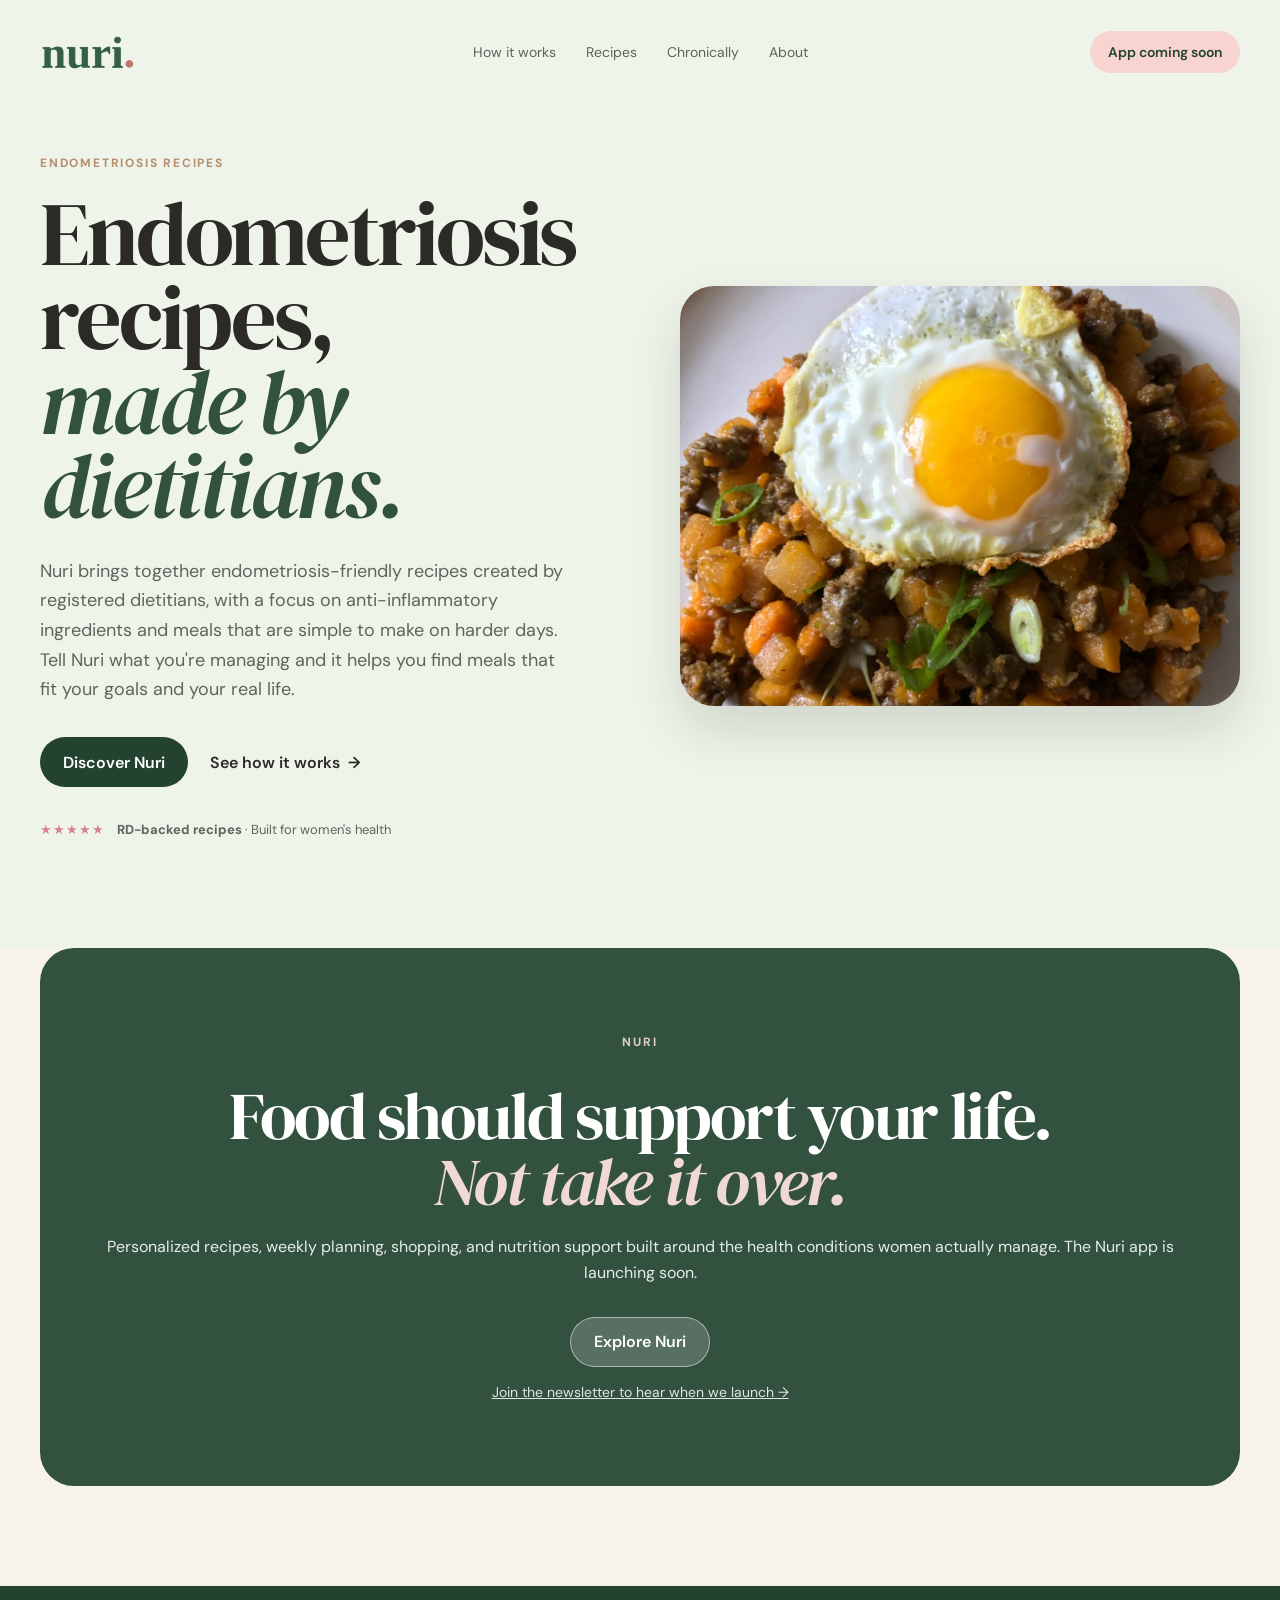
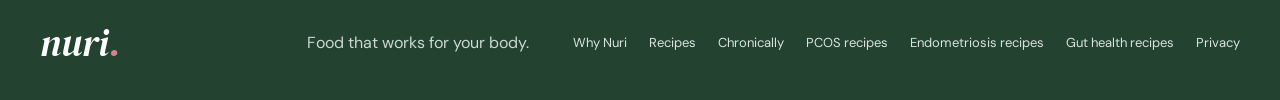
<file: endometriosis-recipes.html>
<!DOCTYPE html>
<html lang="en">
<head>
  <meta charset="UTF-8">
  <meta name="viewport" content="width=device-width, initial-scale=1.0">
  <title>Endometriosis Recipes Made by Registered Dietitians | Nuri</title>
  <meta name="description" content="Endo-friendly recipes created by registered dietitians, with a focus on anti-inflammatory ingredients. Find meals that fit your body with Nuri.">
  <link rel="canonical" href="https://nurirecipes.com/endometriosis-recipes">
  <meta property="og:type" content="website">
  <meta property="og:site_name" content="Nuri">
  <meta property="og:title" content="Endometriosis Recipes Made by Registered Dietitians | Nuri">
  <meta property="og:description" content="Endo-friendly recipes created by registered dietitians, with a focus on anti-inflammatory ingredients. Find meals that fit your body with Nuri.">
  <meta property="og:url" content="https://nurirecipes.com/endometriosis-recipes">
  <meta property="og:image" content="https://nurirecipes.com/assets/sweet_potato_hash.jpg">
  <meta name="twitter:card" content="summary_large_image">
  <link rel="icon" type="image/png" href="/assets/nuri-icon.png">
  <link rel="preconnect" href="https://fonts.googleapis.com">
  <link rel="preconnect" href="https://fonts.gstatic.com" crossorigin>
  <link href="https://fonts.googleapis.com/css2?family=DM+Sans:wght@400;500;600;700&family=DM+Serif+Display:ital@0;1&family=Manrope:wght@400;500;600&family=Plus+Jakarta+Sans:wght@400;500;600;700&family=Roboto+Slab:wght@600;700&display=swap" rel="stylesheet">
  <link rel="stylesheet" href="/landingpage.css">
  <style>
    /* Header logo: tightly cropped wordmark, sized by height so it stays crisp and centred */
    .brand{display:inline-flex;align-items:center}
    .brand-logo{display:block;line-height:0}
    .brand-logo img{display:block;height:36px;width:auto;max-width:none}
    @media(max-width:760px){.brand-logo img{height:30px}}
    /* "Coming soon" stand-in for app links until launch */
    .btn-soon{background:#f8d4d1;color:var(--green-dark);cursor:default;pointer-events:none}
    .btn-soon:hover{transform:none}
    .btn-soon-light{background:rgba(255,255,255,.18);color:#fff;border:1px solid rgba(255,255,255,.5)}
    .cta-sub-link{display:block;margin-top:16px;color:#fff;opacity:.85;text-decoration:underline;font-size:14px}
    /* Condition pills in Why Nuri (the matching rules in landingpage.css are not being applied) */
    .mission-condition-pills{display:flex;flex-wrap:wrap;gap:10px;margin-top:34px;padding-top:30px;border-top:1px solid #e8e0d5}
    .mission-condition-pills span{background:#fff;border:1px solid rgba(51,81,63,.12);border-radius:999px;padding:9px 13px;font-size:12px;color:#516154}
  </style>
  <style>
    .seo-photo{border-radius:34px;overflow:hidden;box-shadow:0 24px 52px rgba(28,27,24,.14);aspect-ratio:4/3;max-width:560px;margin-left:auto}
    .seo-photo img{width:100%;height:100%;object-fit:cover;display:block}
    @media(max-width:760px){.seo-photo{margin:30px auto 0}}
  </style>
</head>
<body>
<header class="site-header">
  <div class="container nav-wrap">
    <a class="brand" href="/" aria-label="Nuri home"><span class="brand-logo"><img src="/assets/NURI_WORDMARK.png" alt="Nuri"></span></a>
    <nav class="main-nav" aria-label="Main navigation">
      <a href="/#why">How it works</a>
      <a href="/#recipes">Recipes</a>
      <a href="/chronically">Chronically</a>
      <a href="/#why">About</a>
    </nav>
    <div class="nav-actions"><span class="btn btn-small btn-soon" aria-label="Nuri app coming soon">App coming soon</span></div>
  </div>
</header>

<main id="top">
  <section class="hero">
    <div class="container hero-grid">
      <div class="hero-copy">
        <p class="eyebrow">ENDOMETRIOSIS RECIPES</p>
        <h1>Endometriosis recipes,<br><em>made by dietitians.</em></h1>
        <p class="hero-text">Nuri brings together endometriosis-friendly recipes created by registered dietitians, with a focus on anti-inflammatory ingredients and meals that are simple to make on harder days. Tell Nuri what you're managing and it helps you find meals that fit your goals and your real life.</p>
        <div class="hero-actions"><a href="/" class="btn btn-primary">Discover Nuri</a><a href="/#why" class="inline-link">See how it works <span>→</span></a></div>
        <div class="trust-row"><span class="trust-stars">★★★★★</span><span><strong>RD-backed recipes</strong> · Built for women's health</span></div>
      </div>
      <div class="seo-photo"><img src="/assets/sweet_potato_hash.jpg" alt="Sweet Potato Egg Hash"></div>
    </div>
  </section>

  <section class="final-cta"><div class="container cta-box"><p class="eyebrow light">NURI</p><h2>Food should support your life.<br><em>Not take it over.</em></h2><p>Personalized recipes, weekly planning, shopping, and nutrition support built around the health conditions women actually manage. The Nuri app is launching soon.</p><a class="btn btn-soon btn-soon-light" href="/" style="pointer-events:auto;cursor:pointer">Explore Nuri</a><a class="cta-sub-link" href="/#chronically">Join the newsletter to hear when we launch →</a></div></section>
</main>

<footer class="footer"><div class="container footer-grid"><a class="brand footer-brand" href="/">nuri<span>.</span></a><p>Food that works for your body.</p><div class="footer-links"><a href="/#why">Why Nuri</a><a href="/#recipes">Recipes</a><a href="/chronically">Chronically</a><a href="/pcos-recipes">PCOS recipes</a><a href="/endometriosis-recipes">Endometriosis recipes</a><a href="/gut-health-recipes">Gut health recipes</a><a href="/privacy">Privacy</a></div></div></footer>
</body>
</html>
</file>
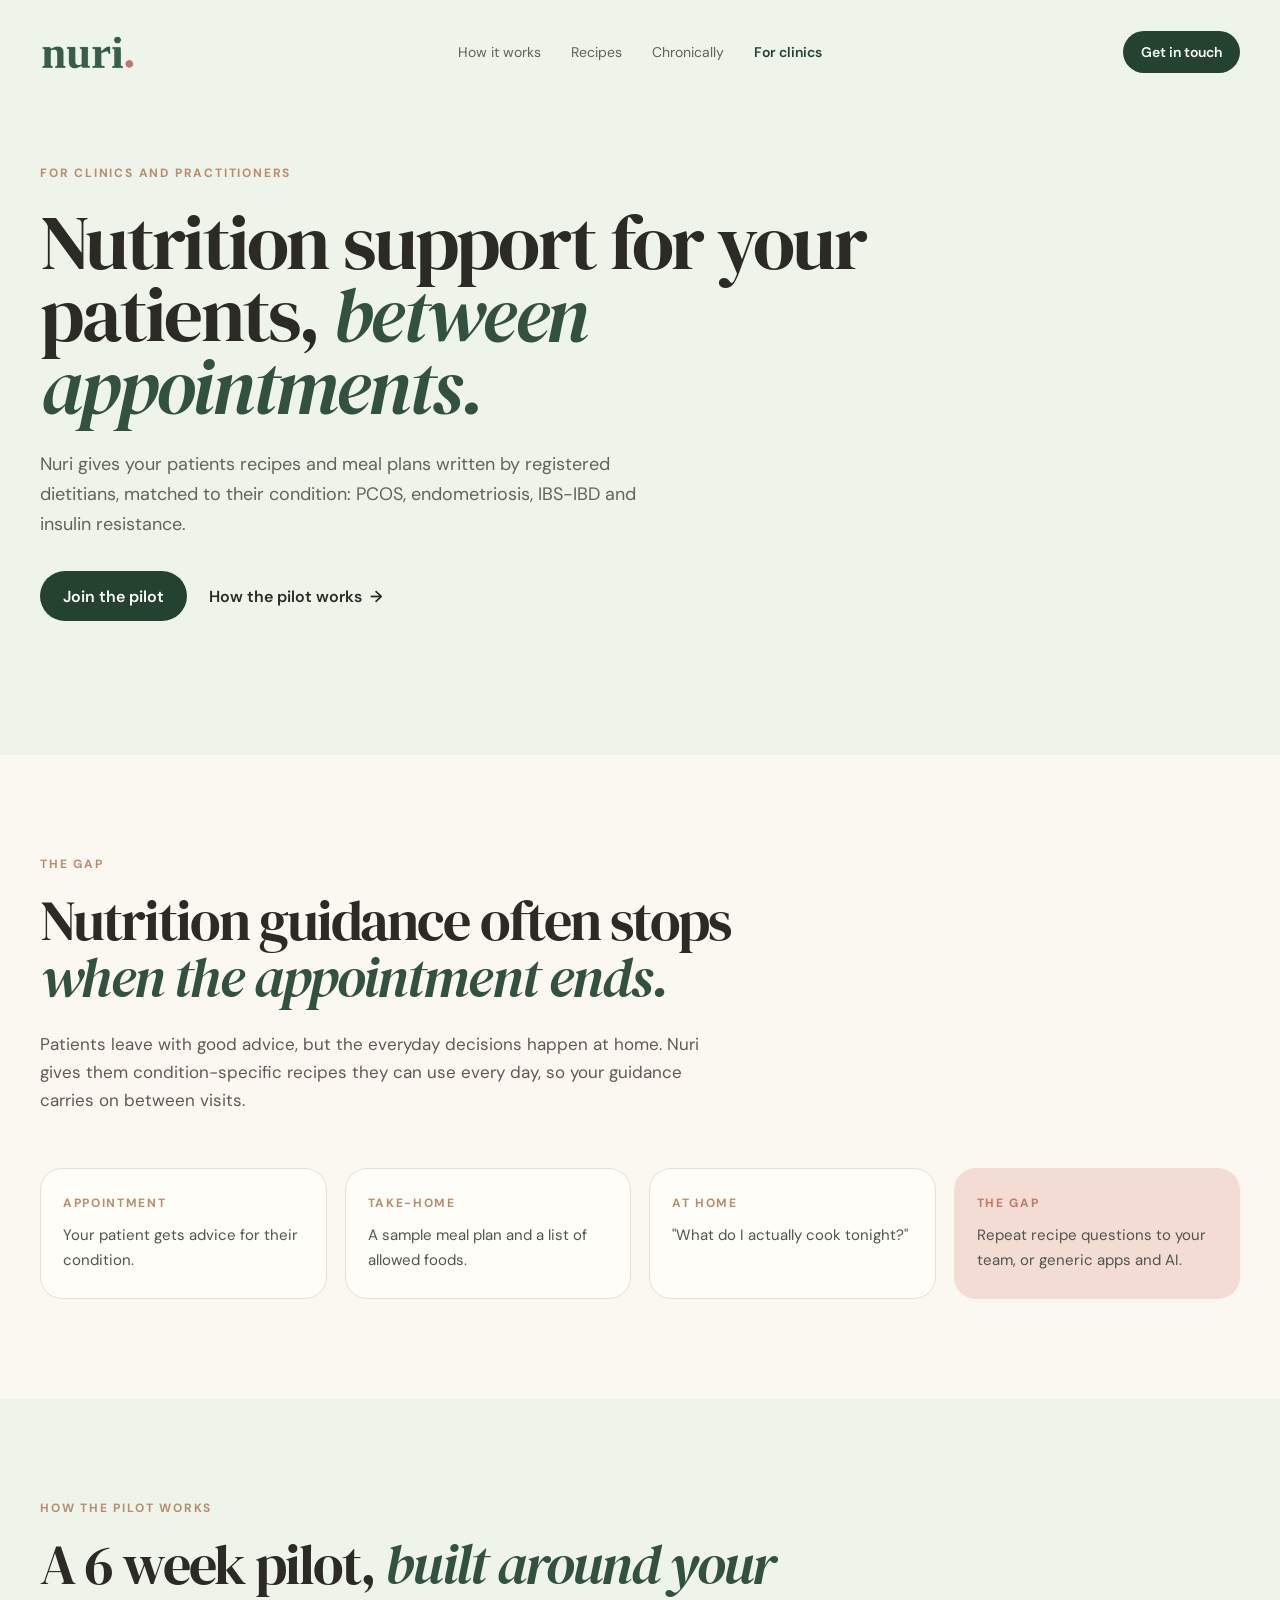
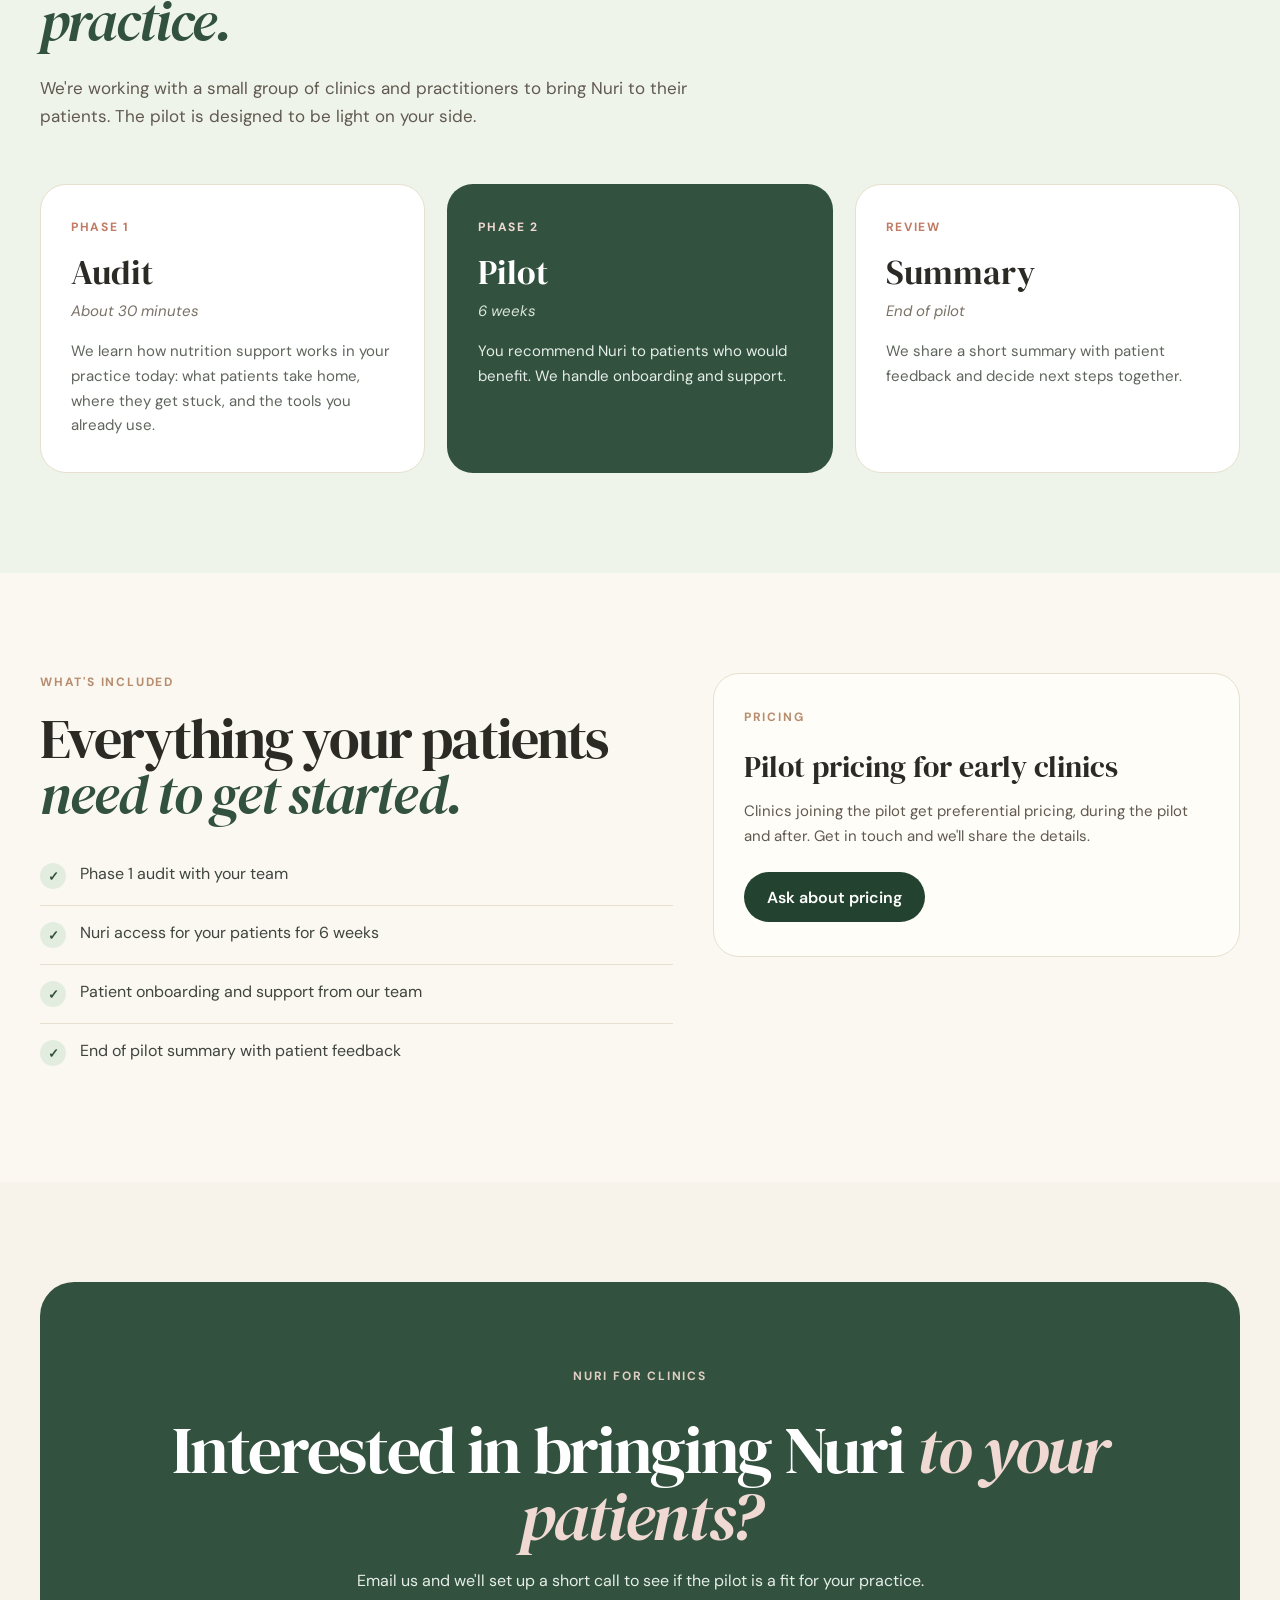
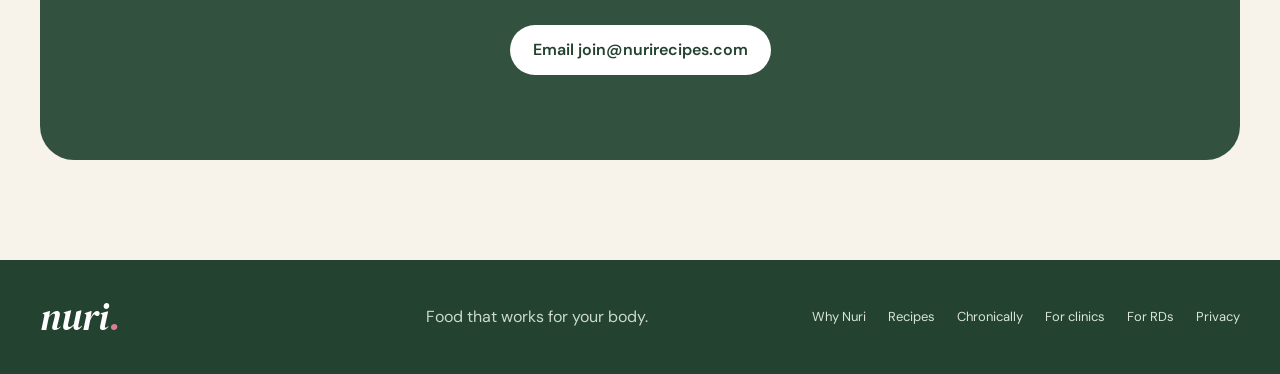
<file: for-clinics.html>
<!DOCTYPE html>
<html lang="en">
<head>
  <meta charset="UTF-8">
  <meta name="viewport" content="width=device-width, initial-scale=1.0">
  <title>Nuri for Clinics and Practitioners</title>
  <meta name="description" content="Nuri gives your patients recipes and meal plans written by registered dietitians, matched to PCOS, endometriosis, IBS-IBD and insulin resistance. Join our 6 week clinic pilot.">
  <link rel="canonical" href="https://nurirecipes.com/for-clinics">
  <meta property="og:type" content="website">
  <meta property="og:site_name" content="Nuri">
  <meta property="og:title" content="Nuri for Clinics and Practitioners">
  <meta property="og:description" content="Nutrition support for your patients, between appointments. Join our 6 week clinic pilot.">
  <meta property="og:url" content="https://nurirecipes.com/for-clinics">
  <meta property="og:image" content="https://nurirecipes.com/assets/taco_bowl.jpg">
  <meta name="twitter:card" content="summary_large_image">
  <link rel="icon" type="image/png" href="/assets/nuri-icon.png">
  <link rel="preconnect" href="https://fonts.googleapis.com">
  <link rel="preconnect" href="https://fonts.gstatic.com" crossorigin>
  <link href="https://fonts.googleapis.com/css2?family=DM+Sans:wght@400;500;600;700&family=DM+Serif+Display:ital@0;1&display=swap" rel="stylesheet">
  <link rel="stylesheet" href="/landingpage.css">
  <style>
    .brand{display:inline-flex;align-items:center}
    .brand-logo{display:block;line-height:0}
    .brand-logo img{display:block;height:36px;width:auto;max-width:none}
    .main-nav a.active{color:var(--green-dark);font-weight:600}

    .clinic-hero{padding:80px 0 100px}
    .clinic-hero .eyebrow{margin-bottom:22px}
    .clinic-hero h1{font-size:clamp(46px,6vw,84px);max-width:900px;margin-bottom:28px}
    .clinic-hero .hero-text{max-width:640px}

    .clinic-section{padding:100px 0}
    .clinic-section.light{background:#fbf8f2}
    .clinic-section h2{font-size:clamp(36px,4.4vw,58px);max-width:780px;margin-bottom:24px}
    .clinic-lead{max-width:680px;color:#615950;font-size:17px;margin-bottom:54px}

    .gap-flow{display:grid;grid-template-columns:repeat(4,1fr);gap:18px}
    .gap-step{background:var(--cream-card);border:1px solid var(--line);border-radius:22px;padding:26px 22px}
    .gap-step span{display:block;font-size:12px;letter-spacing:.14em;font-weight:700;color:#b78d6e;margin-bottom:12px}
    .gap-step p{margin:0;color:#4f544d;font-size:15px}
    .gap-step.highlight{background:var(--pink-soft);border-color:transparent}
    .gap-step.highlight span{color:var(--terracotta)}

    .pilot-grid{display:grid;grid-template-columns:repeat(3,1fr);gap:22px}
    .pilot-card{background:#fff;border:1px solid var(--line);border-radius:26px;padding:34px 30px}
    .pilot-card.featured{background:var(--green);color:#fff;border-color:transparent}
    .pilot-card .phase{font-size:12px;letter-spacing:.14em;font-weight:700;color:var(--terracotta);margin-bottom:14px}
    .pilot-card.featured .phase{color:#f0d9d3}
    .pilot-card h3{font-family:'DM Serif Display',serif;font-weight:400;font-size:34px;margin-bottom:6px}
    .pilot-card .timing{font-style:italic;color:#7a7266;margin-bottom:18px;font-size:15px}
    .pilot-card.featured .timing{color:#d7e3da}
    .pilot-card p{margin:0;font-size:15px;color:#5f655c}
    .pilot-card.featured p{color:#e5eee8}

    .included-grid{display:grid;grid-template-columns:1.2fr 1fr;gap:40px;align-items:start}
    .included-list{list-style:none;padding:0;margin:0}
    .included-list li{display:flex;gap:14px;align-items:flex-start;padding:16px 0;border-bottom:1px solid var(--line);font-size:16px;color:#3f453e}
    .included-list li:last-child{border-bottom:0}
    .tick{flex:0 0 26px;height:26px;border-radius:50%;background:var(--sage-2);color:var(--green);display:flex;align-items:center;justify-content:center;font-size:13px;font-weight:700}
    .price-card{background:var(--cream-card);border:1px solid var(--line);border-radius:26px;padding:34px 30px}
    .price-card h3{font-family:'DM Serif Display',serif;font-weight:400;font-size:30px;margin-bottom:12px}
    .price-card p{color:#615950;font-size:15px;margin-bottom:24px}
    .price-card p.eyebrow{color:#b78d6e;font-size:12px;margin-bottom:18px}

    @media(max-width:950px){
      .gap-flow{grid-template-columns:1fr 1fr}
      .pilot-grid,.included-grid{grid-template-columns:1fr}
    }
    @media(max-width:620px){
      .gap-flow{grid-template-columns:1fr}
      .clinic-section{padding:70px 0}
      .clinic-hero{padding:50px 0 70px}
    }
  </style>
</head>
<body>
<header class="site-header">
  <div class="container nav-wrap">
    <a class="brand" href="/" aria-label="Nuri home"><span class="brand-logo"><img src="/assets/NURI_WORDMARK.png" alt="Nuri"></span></a>
    <nav class="main-nav" aria-label="Main navigation">
      <a href="/#why">How it works</a>
      <a href="/#recipes">Recipes</a>
      <a href="/chronically">Chronically</a>
      <a href="/for-clinics" class="active">For clinics</a>
    </nav>
    <div class="nav-actions"><a class="btn btn-small btn-primary" href="mailto:join@nurirecipes.com?subject=Nuri%20clinic%20pilot">Get in touch</a></div>
  </div>
</header>

<main id="top">
  <section class="clinic-hero">
    <div class="container">
      <p class="eyebrow">FOR CLINICS AND PRACTITIONERS</p>
      <h1>Nutrition support for your patients, <em>between appointments.</em></h1>
      <p class="hero-text">Nuri gives your patients recipes and meal plans written by registered dietitians, matched to their condition: PCOS, endometriosis, IBS-IBD and insulin resistance.</p>
      <div class="hero-actions">
        <a class="btn btn-primary" href="mailto:join@nurirecipes.com?subject=Nuri%20clinic%20pilot">Join the pilot</a>
        <a class="inline-link" href="#pilot">How the pilot works <span>→</span></a>
      </div>
    </div>
  </section>

  <section class="clinic-section light">
    <div class="container">
      <p class="eyebrow">THE GAP</p>
      <h2>Nutrition guidance often stops <em>when the appointment ends.</em></h2>
      <p class="clinic-lead">Patients leave with good advice, but the everyday decisions happen at home. Nuri gives them condition-specific recipes they can use every day, so your guidance carries on between visits.</p>
      <div class="gap-flow">
        <div class="gap-step"><span>APPOINTMENT</span><p>Your patient gets advice for their condition.</p></div>
        <div class="gap-step"><span>TAKE-HOME</span><p>A sample meal plan and a list of allowed foods.</p></div>
        <div class="gap-step"><span>AT HOME</span><p>"What do I actually cook tonight?"</p></div>
        <div class="gap-step highlight"><span>THE GAP</span><p>Repeat recipe questions to your team, or generic apps and AI.</p></div>
      </div>
    </div>
  </section>

  <section class="clinic-section" id="pilot">
    <div class="container">
      <p class="eyebrow">HOW THE PILOT WORKS</p>
      <h2>A 6 week pilot, <em>built around your practice.</em></h2>
      <p class="clinic-lead">We're working with a small group of clinics and practitioners to bring Nuri to their patients. The pilot is designed to be light on your side.</p>
      <div class="pilot-grid">
        <article class="pilot-card">
          <div class="phase">PHASE 1</div>
          <h3>Audit</h3>
          <div class="timing">About 30 minutes</div>
          <p>We learn how nutrition support works in your practice today: what patients take home, where they get stuck, and the tools you already use.</p>
        </article>
        <article class="pilot-card featured">
          <div class="phase">PHASE 2</div>
          <h3>Pilot</h3>
          <div class="timing">6 weeks</div>
          <p>You recommend Nuri to patients who would benefit. We handle onboarding and support.</p>
        </article>
        <article class="pilot-card">
          <div class="phase">REVIEW</div>
          <h3>Summary</h3>
          <div class="timing">End of pilot</div>
          <p>We share a short summary with patient feedback and decide next steps together.</p>
        </article>
      </div>
    </div>
  </section>

  <section class="clinic-section light">
    <div class="container included-grid">
      <div>
        <p class="eyebrow">WHAT'S INCLUDED</p>
        <h2>Everything your patients <em>need to get started.</em></h2>
        <ul class="included-list">
          <li><span class="tick">✓</span>Phase 1 audit with your team</li>
          <li><span class="tick">✓</span>Nuri access for your patients for 6 weeks</li>
          <li><span class="tick">✓</span>Patient onboarding and support from our team</li>
          <li><span class="tick">✓</span>End of pilot summary with patient feedback</li>
        </ul>
      </div>
      <div class="price-card">
        <p class="eyebrow">PRICING</p>
        <h3>Pilot pricing for early clinics</h3>
        <p>Clinics joining the pilot get preferential pricing, during the pilot and after. Get in touch and we'll share the details.</p>
        <a class="btn btn-primary" href="mailto:join@nurirecipes.com?subject=Nuri%20clinic%20pilot%20pricing">Ask about pricing</a>
      </div>
    </div>
  </section>

  <section class="final-cta" style="padding-top:100px">
    <div class="container cta-box">
      <p class="eyebrow light">NURI FOR CLINICS</p>
      <h2>Interested in bringing Nuri <em>to your patients?</em></h2>
      <p>Email us and we'll set up a short call to see if the pilot is a fit for your practice.</p>
      <a class="btn btn-light" href="mailto:join@nurirecipes.com?subject=Nuri%20clinic%20pilot">Email join@nurirecipes.com</a>
    </div>
  </section>
</main>

<footer class="footer"><div class="container footer-grid"><a class="brand footer-brand" href="/">nuri<span>.</span></a><p>Food that works for your body.</p><div class="footer-links"><a href="/#why">Why Nuri</a><a href="/#recipes">Recipes</a><a href="/chronically">Chronically</a><a href="/for-clinics">For clinics</a><a href="mailto:join@nurirecipes.com?subject=Working%20with%20Nuri">For RDs</a><a href="/privacy">Privacy</a></div></div></footer>
</body>
</html>
</file>
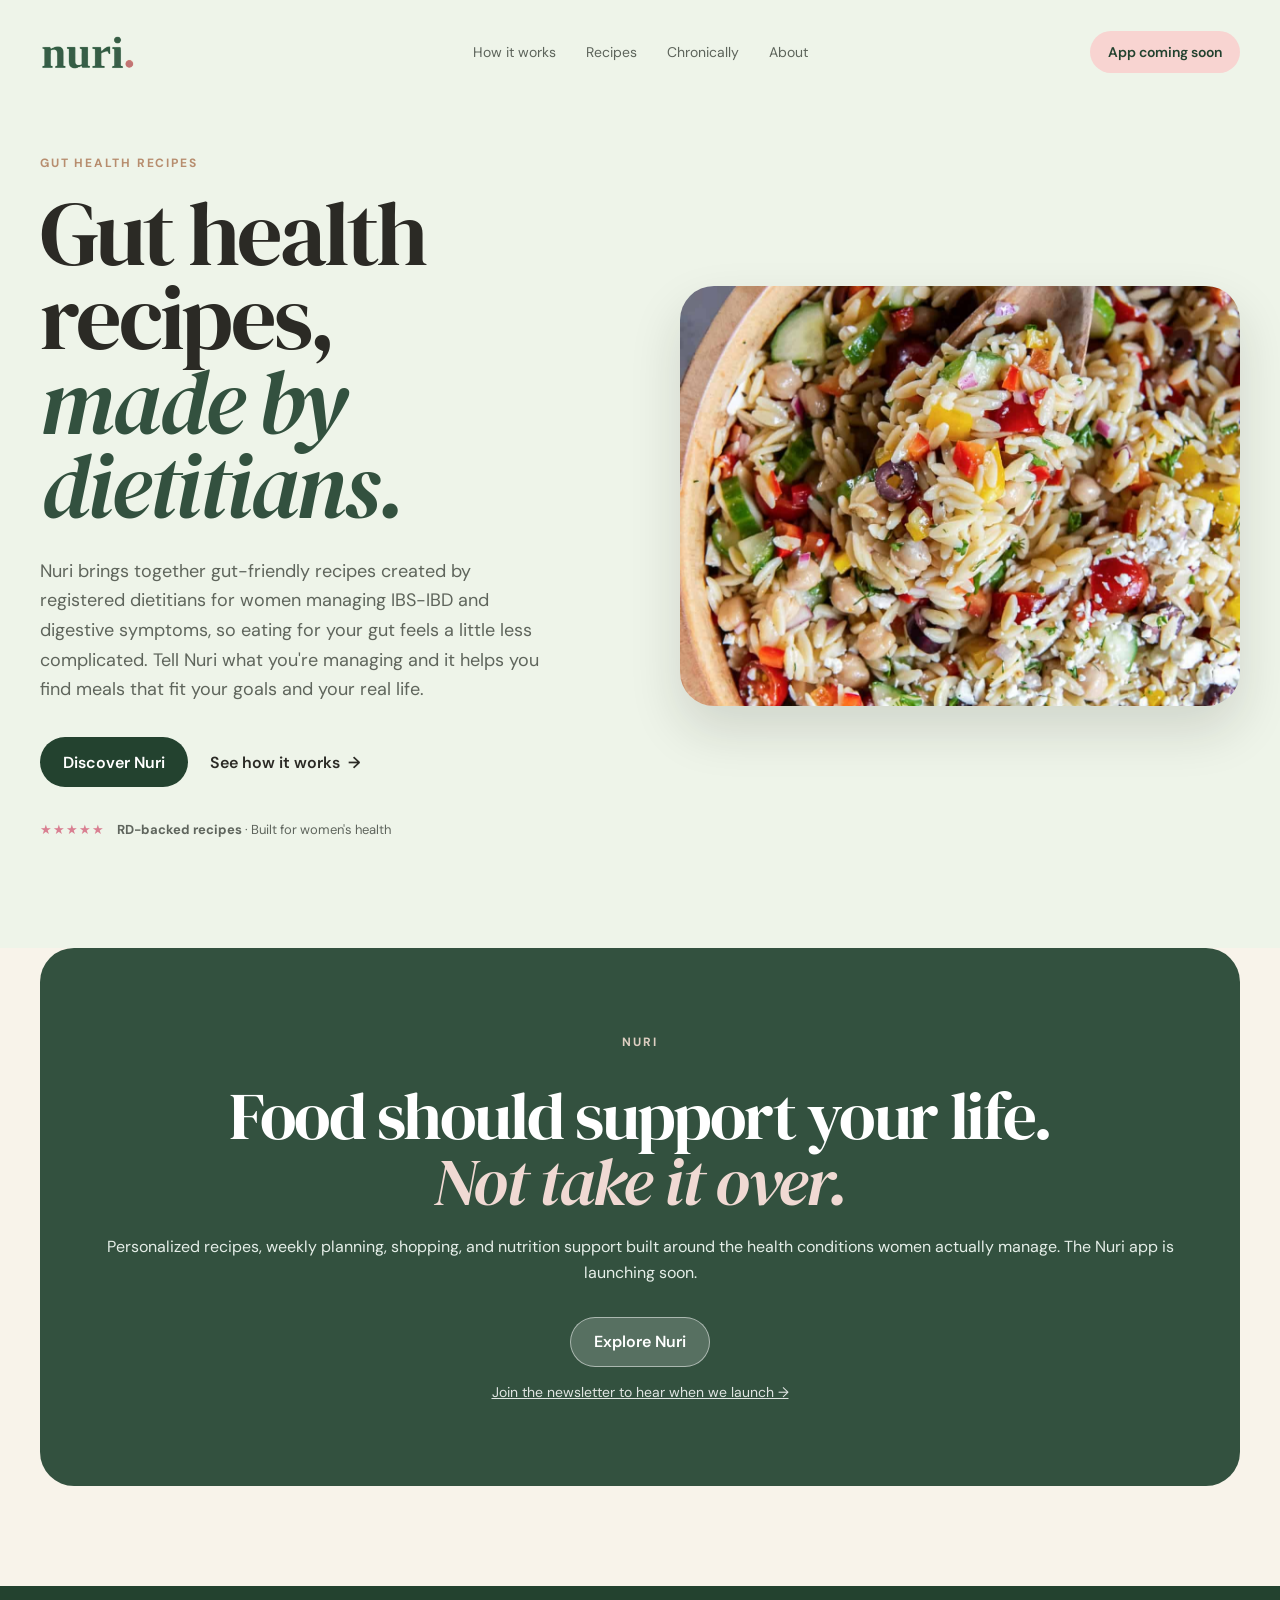
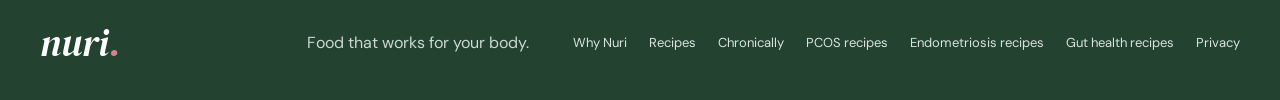
<file: gut-health-recipes.html>
<!DOCTYPE html>
<html lang="en">
<head>
  <meta charset="UTF-8">
  <meta name="viewport" content="width=device-width, initial-scale=1.0">
  <title>Gut Health Recipes for IBS-IBD Made by Dietitians | Nuri</title>
  <meta name="description" content="Gut-friendly recipes created by registered dietitians for women managing IBS-IBD and digestive symptoms. Find meals that work with your body with Nuri.">
  <link rel="canonical" href="https://nurirecipes.com/gut-health-recipes">
  <meta property="og:type" content="website">
  <meta property="og:site_name" content="Nuri">
  <meta property="og:title" content="Gut Health Recipes for IBS-IBD Made by Dietitians | Nuri">
  <meta property="og:description" content="Gut-friendly recipes created by registered dietitians for women managing IBS-IBD and digestive symptoms. Find meals that work with your body with Nuri.">
  <meta property="og:url" content="https://nurirecipes.com/gut-health-recipes">
  <meta property="og:image" content="https://nurirecipes.com/assets/Greek_Orzo_Pasta_Salad.jpg">
  <meta name="twitter:card" content="summary_large_image">
  <link rel="icon" type="image/png" href="/assets/nuri-icon.png">
  <link rel="preconnect" href="https://fonts.googleapis.com">
  <link rel="preconnect" href="https://fonts.gstatic.com" crossorigin>
  <link href="https://fonts.googleapis.com/css2?family=DM+Sans:wght@400;500;600;700&family=DM+Serif+Display:ital@0;1&family=Manrope:wght@400;500;600&family=Plus+Jakarta+Sans:wght@400;500;600;700&family=Roboto+Slab:wght@600;700&display=swap" rel="stylesheet">
  <link rel="stylesheet" href="/landingpage.css">
  <style>
    /* Header logo: tightly cropped wordmark, sized by height so it stays crisp and centred */
    .brand{display:inline-flex;align-items:center}
    .brand-logo{display:block;line-height:0}
    .brand-logo img{display:block;height:36px;width:auto;max-width:none}
    @media(max-width:760px){.brand-logo img{height:30px}}
    /* "Coming soon" stand-in for app links until launch */
    .btn-soon{background:#f8d4d1;color:var(--green-dark);cursor:default;pointer-events:none}
    .btn-soon:hover{transform:none}
    .btn-soon-light{background:rgba(255,255,255,.18);color:#fff;border:1px solid rgba(255,255,255,.5)}
    .cta-sub-link{display:block;margin-top:16px;color:#fff;opacity:.85;text-decoration:underline;font-size:14px}
    /* Condition pills in Why Nuri (the matching rules in landingpage.css are not being applied) */
    .mission-condition-pills{display:flex;flex-wrap:wrap;gap:10px;margin-top:34px;padding-top:30px;border-top:1px solid #e8e0d5}
    .mission-condition-pills span{background:#fff;border:1px solid rgba(51,81,63,.12);border-radius:999px;padding:9px 13px;font-size:12px;color:#516154}
  </style>
  <style>
    .seo-photo{border-radius:34px;overflow:hidden;box-shadow:0 24px 52px rgba(28,27,24,.14);aspect-ratio:4/3;max-width:560px;margin-left:auto}
    .seo-photo img{width:100%;height:100%;object-fit:cover;display:block}
    @media(max-width:760px){.seo-photo{margin:30px auto 0}}
  </style>
</head>
<body>
<header class="site-header">
  <div class="container nav-wrap">
    <a class="brand" href="/" aria-label="Nuri home"><span class="brand-logo"><img src="/assets/NURI_WORDMARK.png" alt="Nuri"></span></a>
    <nav class="main-nav" aria-label="Main navigation">
      <a href="/#why">How it works</a>
      <a href="/#recipes">Recipes</a>
      <a href="/chronically">Chronically</a>
      <a href="/#why">About</a>
    </nav>
    <div class="nav-actions"><span class="btn btn-small btn-soon" aria-label="Nuri app coming soon">App coming soon</span></div>
  </div>
</header>

<main id="top">
  <section class="hero">
    <div class="container hero-grid">
      <div class="hero-copy">
        <p class="eyebrow">GUT HEALTH RECIPES</p>
        <h1>Gut health recipes,<br><em>made by dietitians.</em></h1>
        <p class="hero-text">Nuri brings together gut-friendly recipes created by registered dietitians for women managing IBS-IBD and digestive symptoms, so eating for your gut feels a little less complicated. Tell Nuri what you're managing and it helps you find meals that fit your goals and your real life.</p>
        <div class="hero-actions"><a href="/" class="btn btn-primary">Discover Nuri</a><a href="/#why" class="inline-link">See how it works <span>→</span></a></div>
        <div class="trust-row"><span class="trust-stars">★★★★★</span><span><strong>RD-backed recipes</strong> · Built for women's health</span></div>
      </div>
      <div class="seo-photo"><img src="/assets/Greek_Orzo_Pasta_Salad.jpg" alt="Greek Orzo Pasta Salad"></div>
    </div>
  </section>

  <section class="final-cta"><div class="container cta-box"><p class="eyebrow light">NURI</p><h2>Food should support your life.<br><em>Not take it over.</em></h2><p>Personalized recipes, weekly planning, shopping, and nutrition support built around the health conditions women actually manage. The Nuri app is launching soon.</p><a class="btn btn-soon btn-soon-light" href="/" style="pointer-events:auto;cursor:pointer">Explore Nuri</a><a class="cta-sub-link" href="/#chronically">Join the newsletter to hear when we launch →</a></div></section>
</main>

<footer class="footer"><div class="container footer-grid"><a class="brand footer-brand" href="/">nuri<span>.</span></a><p>Food that works for your body.</p><div class="footer-links"><a href="/#why">Why Nuri</a><a href="/#recipes">Recipes</a><a href="/chronically">Chronically</a><a href="/pcos-recipes">PCOS recipes</a><a href="/endometriosis-recipes">Endometriosis recipes</a><a href="/gut-health-recipes">Gut health recipes</a><a href="/privacy">Privacy</a></div></div></footer>
</body>
</html>
</file>
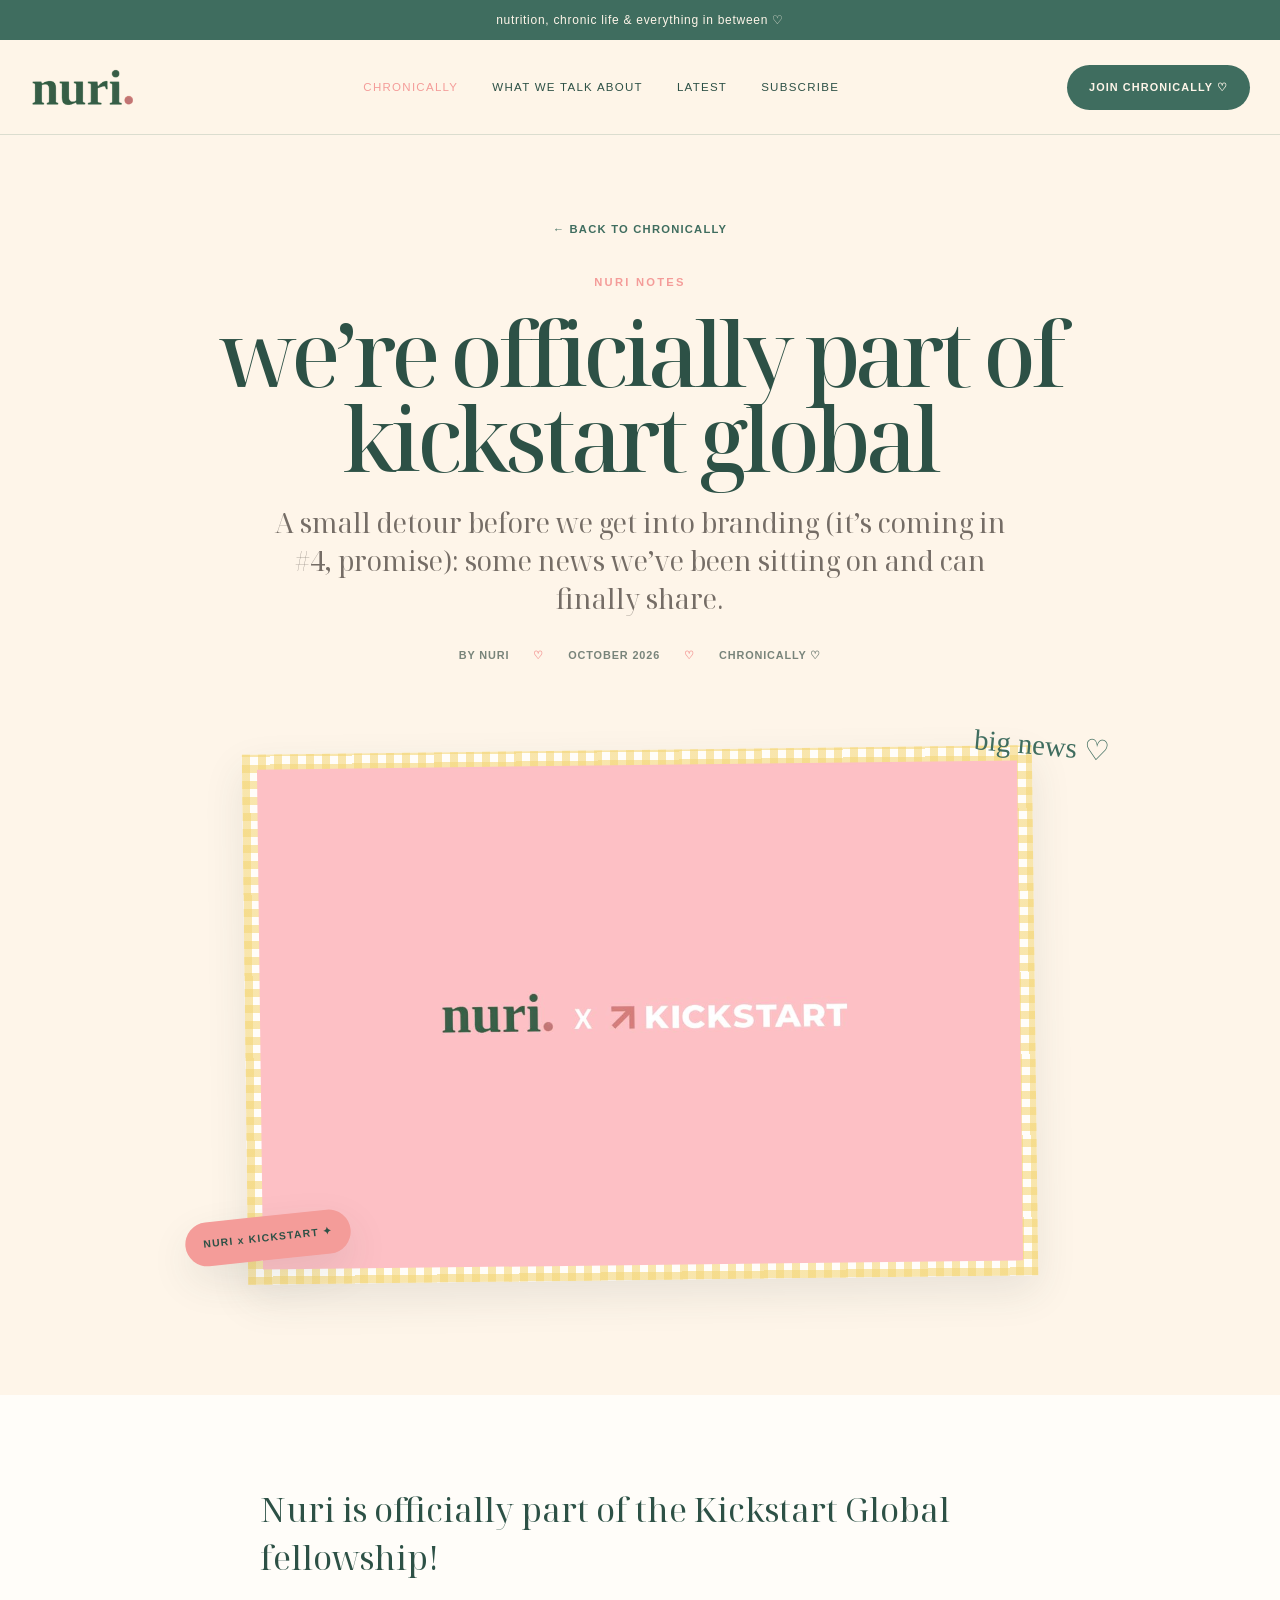
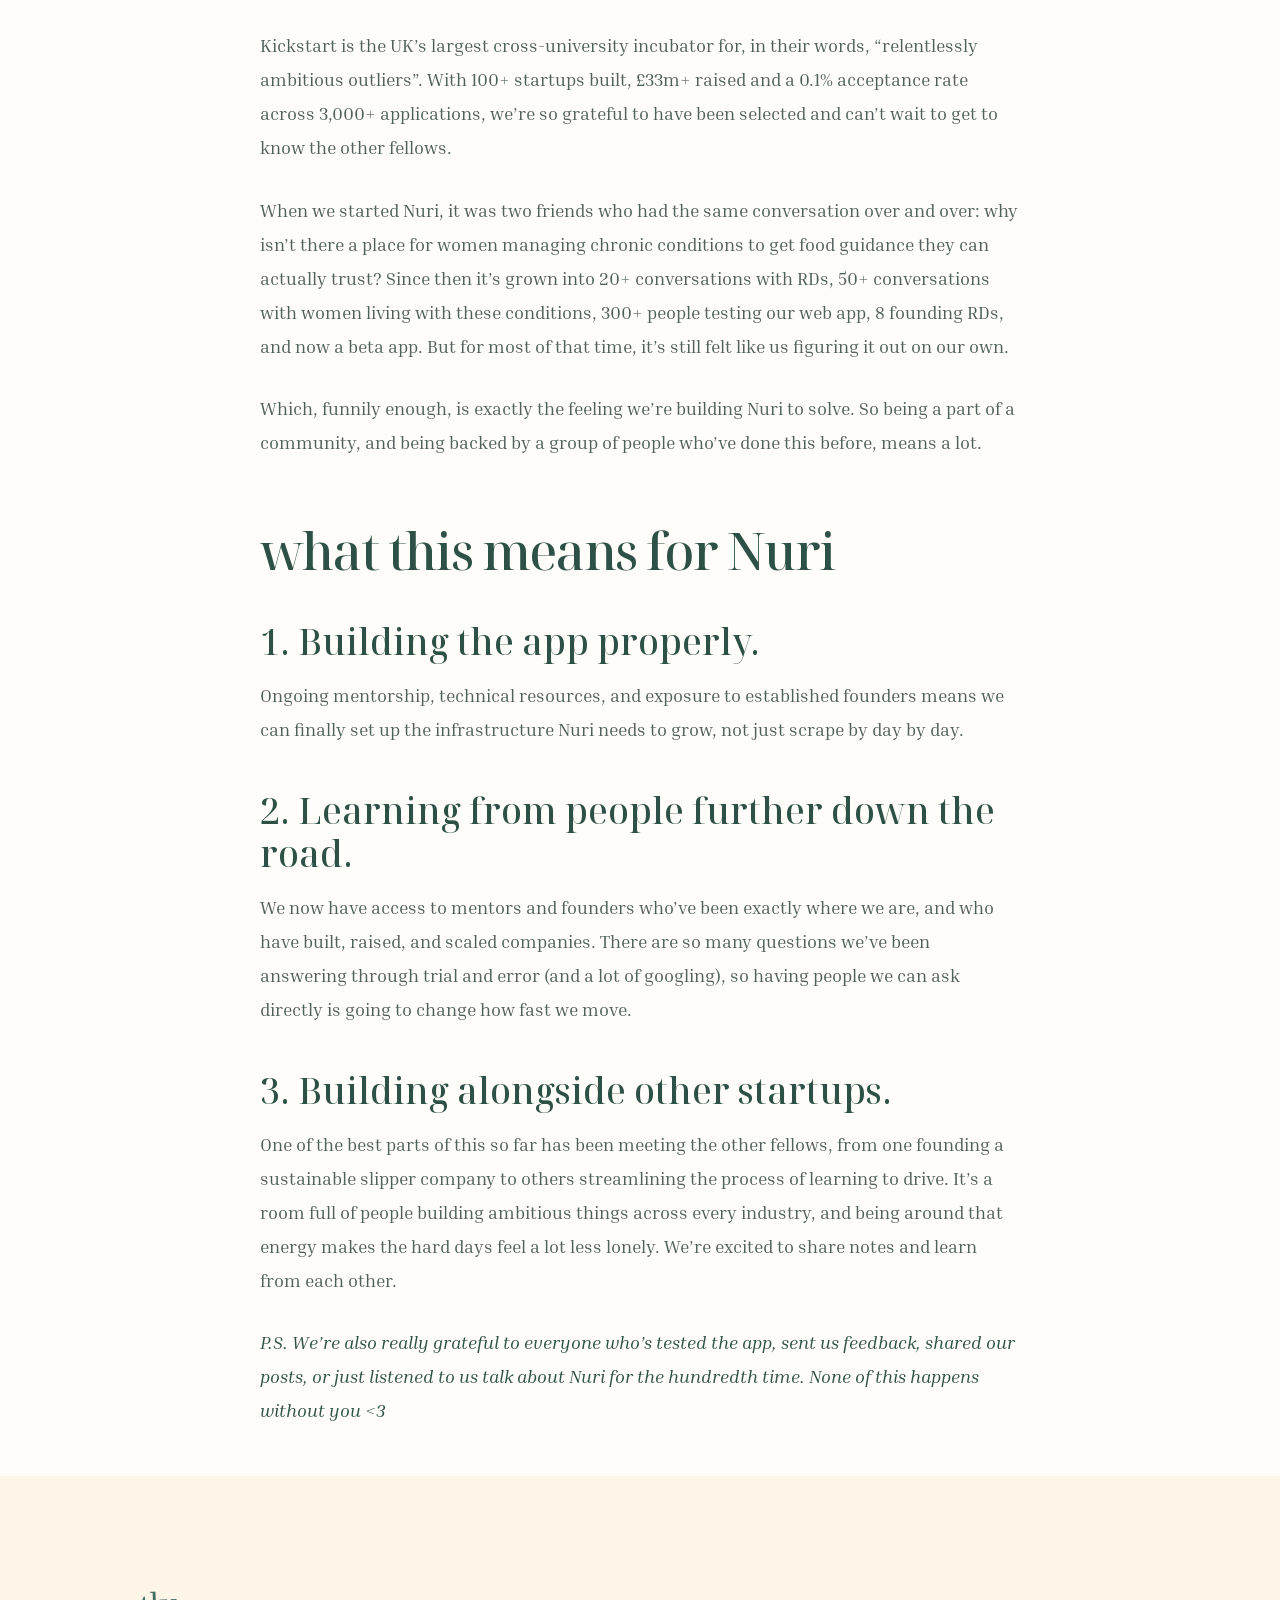
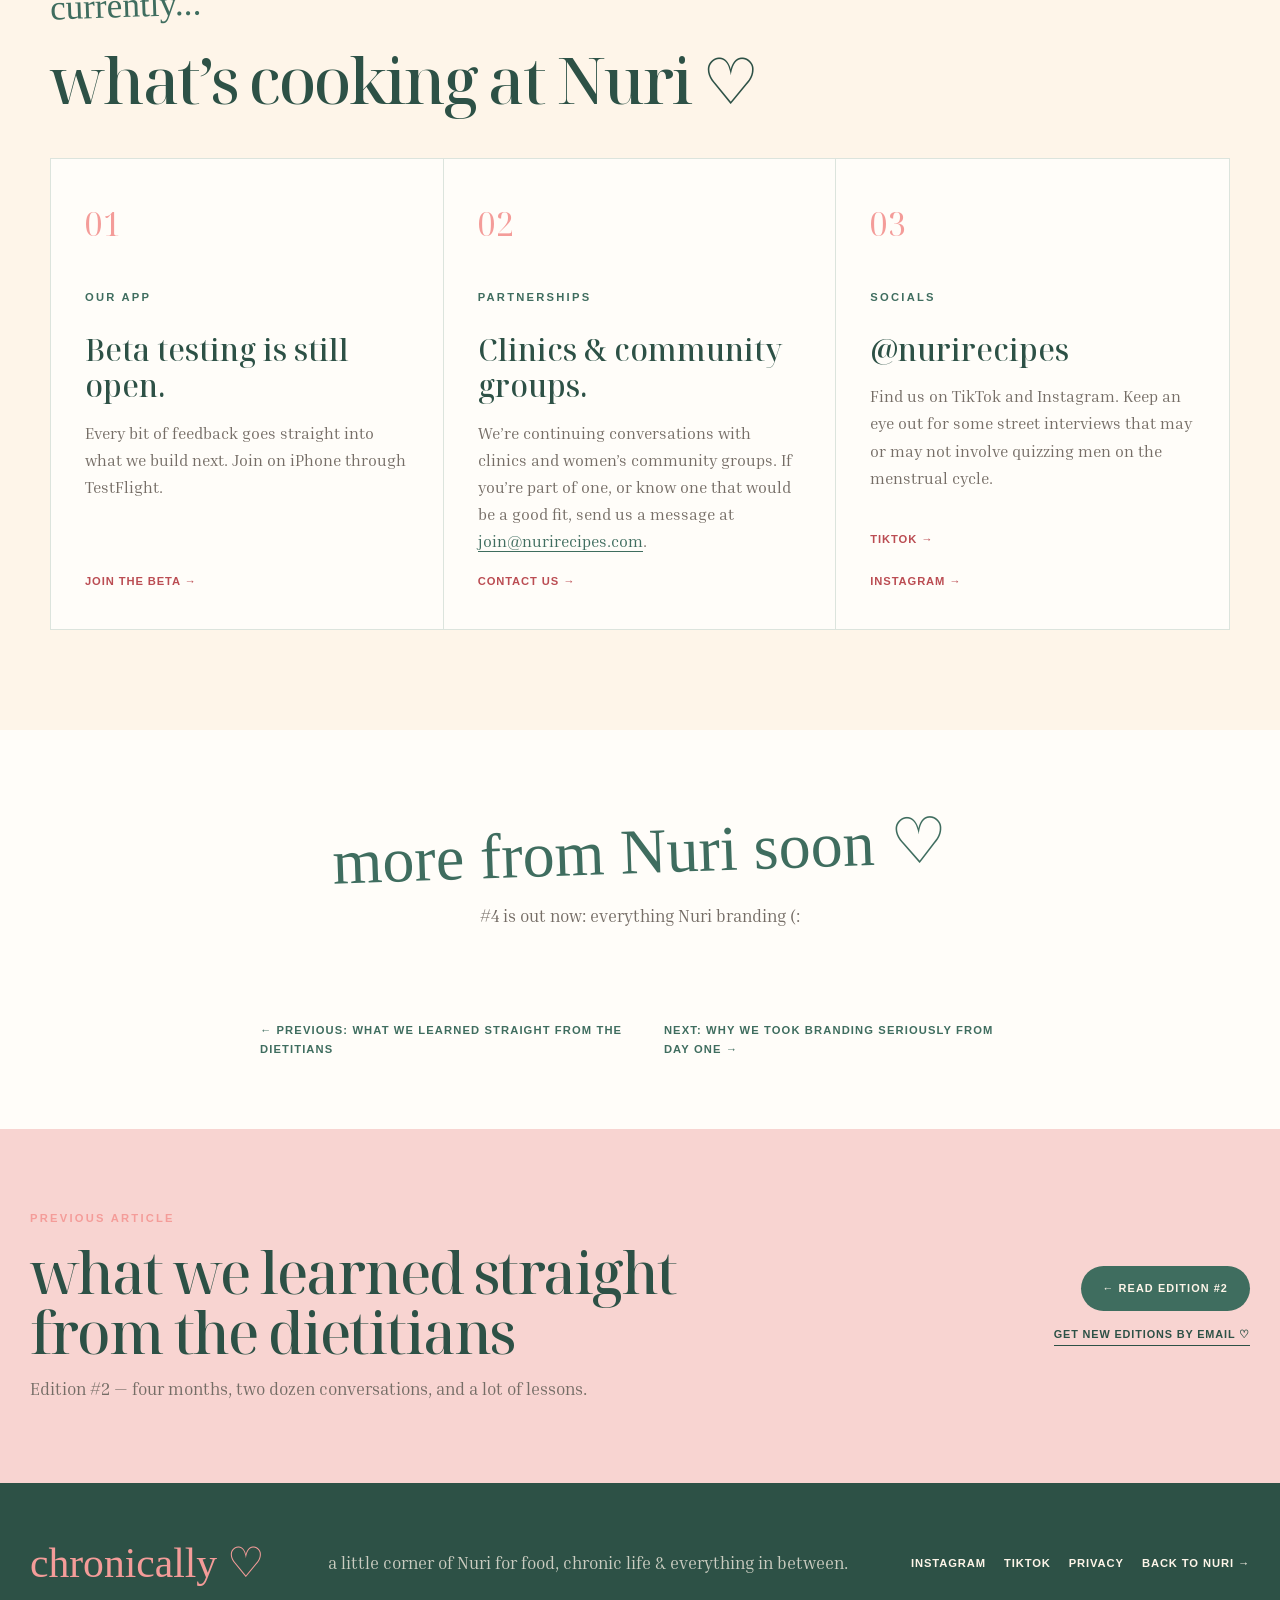
<file: nuri-joins-kickstart-global.html>
<!DOCTYPE html>

<html lang="en">

<head>

    <meta charset="UTF-8">

    <meta name="viewport" content="width=device-width, initial-scale=1.0">

    <title>We’re Officially Part of Kickstart Global | Chronically by Nuri</title>

    <meta
        name="description"
        content="Nuri has joined the Kickstart Global fellowship, the UK’s largest cross-university incubator. Here’s what it means for us."
    >

    <link rel="canonical" href="https://nurirecipes.com/nuri-joins-kickstart-global">
    <meta property="og:type" content="article">
    <meta property="og:title" content="We’re Officially Part of Kickstart Global | Chronically by Nuri">
    <meta property="og:description" content="Nuri has joined the Kickstart Global fellowship, the UK’s largest cross-university incubator.">
    <meta property="og:url" content="https://nurirecipes.com/nuri-joins-kickstart-global">
    <meta property="og:image" content="https://nurirecipes.com/assets/kickstart-share.jpg">
    <meta name="twitter:card" content="summary_large_image">

    <link rel="stylesheet" href="./chronically.css">

    <link
        rel="icon"
        type="image/png"
        href="./assets/nuri-icon.png"
    >
    <link rel="apple-touch-icon" href="./assets/nuri-icon.png">
    <meta name="theme-color" content="#FAF6F0">

</head>


<body class="article-page">


    <!-- ANNOUNCEMENT BAR -->
    <div class="announcement-bar">
        <p>
            nutrition, chronic life & everything in between ♡
        </p>
    </div>


    <!-- NAVIGATION -->
    <header class="site-header">

        <nav class="navbar article-navbar">

            <a
                href="./index.html"
                class="nuri-logo-link"
                aria-label="Go back to Nuri"
            >

                <img
                    src="./assets/NURI_WORDMARK.png"
                    alt="Nuri"
                    class="nuri-logo-img"
                >

            </a>


            <div class="nav-links">

                <a href="./chronically.html">
                    Chronically
                </a>

                <a href="./chronically.html#topics">
                    What We Talk About
                </a>

                <a href="./chronically.html#latest">
                    Latest
                </a>

                <a href="./chronically.html#subscribe">
                    Subscribe
                </a>

            </div>


            <a
                href="./chronically.html#subscribe"
                class="nav-cta"
            >
                Join Chronically ♡
            </a>

        </nav>

    </header>



    <main>


        <!-- ARTICLE HERO -->
        <section class="article-hero">

            <div class="article-hero-inner">

                <a
                    href="./chronically.html"
                    class="article-back"
                >
                    ← back to chronically
                </a>


                <p class="article-category article-hero-category">
                    NURI NOTES
                </p>


                <h1>
                    we’re officially part of kickstart global
                </h1>


                <p class="article-deck">
                    A small detour before we get into branding (it’s coming in #4,
                    promise): some news we’ve been sitting on and can finally share.
                </p>


                <div class="article-byline">

                    <span>BY NURI</span>

                    <span>OCTOBER 2026</span>

                    <span>CHRONICALLY ♡</span>

                </div>

            </div>

        </section>


        <!-- ARTICLE COVER -->
        <section class="article-cover-section">

            <div class="article-cover-wrap">

                <div class="article-cover-frame">

                    <img
                        src="./assets/kickstart-share.jpg"
                        alt="Nuri x Kickstart"
                    >

                </div>


                <div class="article-cover-note">
                    big news ♡
                </div>


                <div class="article-cover-sticker">
                    NURI x KICKSTART ✦
                </div>

            </div>

        </section>


<section class="article-body">

    <article class="article-prose">

        <p class="article-lede">
            Nuri is officially part of the Kickstart Global fellowship!
        </p>

        <p>
            Kickstart is the UK’s largest cross-university incubator for, in their
            words, “relentlessly ambitious outliers”. With 100+ startups built,
            £33m+ raised and a 0.1% acceptance rate across 3,000+ applications,
            we’re so grateful to have been selected and can’t wait to get to know
            the other fellows.
        </p>

        <p>
            When we started Nuri, it was two friends who had the same conversation
            over and over: why isn’t there a place for women managing chronic
            conditions to get food guidance they can actually trust? Since then
            it’s grown into 20+ conversations with RDs, 50+ conversations with
            women living with these conditions, 300+ people testing our web app,
            8 founding RDs, and now a beta app. But for most of that time, it’s
            still felt like us figuring it out on our own.
        </p>

        <p>
            Which, funnily enough, is exactly the feeling we’re building Nuri to
            solve. So being a part of a community, and being backed by a group of
            people who’ve done this before, means a lot.
        </p>


        <h2>
            what this means for Nuri
        </h2>


        <h3>
            1. Building the app properly.
        </h3>

        <p>
            Ongoing mentorship, technical resources, and exposure to established
            founders means we can finally set up the infrastructure Nuri needs to
            grow, not just scrape by day by day.
        </p>


        <h3>
            2. Learning from people further down the road.
        </h3>

        <p>
            We now have access to mentors and founders who’ve been exactly where we
            are, and who have built, raised, and scaled companies. There are so
            many questions we’ve been answering through trial and error (and a lot
            of googling), so having people we can ask directly is going to change
            how fast we move.
        </p>


        <h3>
            3. Building alongside other startups.
        </h3>

        <p>
            One of the best parts of this so far has been meeting the other fellows,
            from one founding a sustainable slipper company to others streamlining
            the process of learning to drive. It’s a room full of people building
            ambitious things across every industry, and being around that energy
            makes the hard days feel a lot less lonely. We’re excited to share notes
            and learn from each other.
        </p>


        <p>
            <em>P.S. We’re also really grateful to everyone who’s tested the app,
            sent us feedback, shared our posts, or just listened to us talk about
            Nuri for the hundredth time. None of this happens without you &lt;3</em>
        </p>

    </article>

        <!-- =====================================================
     WHAT'S COOKING
===================================================== -->

<section class="whats-cooking">

    <div class="whats-cooking-heading">

        <p class="handwritten-label">
            currently...
        </p>

        <h2>
            what’s cooking at Nuri ♡
        </h2>

    </div>


    <div class="whats-cooking-grid">


        <!-- 01 — APP -->
        <article>

            <span class="roundup-number">
                01
            </span>

            <span class="roundup-type">
                OUR APP
            </span>

            <h3>
                Beta testing is still open.
            </h3>

            <p>
                Every bit of feedback goes straight into what we build next.
                Join on iPhone through TestFlight.
            </p>

            <a href="https://testflight.apple.com/join/KMkE3Eup" target="_blank" rel="noopener noreferrer">
                JOIN THE BETA →
            </a>

        </article>


        <!-- 02 — PARTNERSHIPS -->
        <article>

            <span class="roundup-number">
                02
            </span>

            <span class="roundup-type">
                PARTNERSHIPS
            </span>

            <h3>
                Clinics &amp; community groups.
            </h3>

            <p>
                We’re continuing conversations with clinics and women’s community
                groups. If you’re part of one, or know one that would be a good fit,
                send us a message at
                <a class="inline-email" href="mailto:join@nurirecipes.com">join@nurirecipes.com</a>.
            </p>

            <a href="mailto:join@nurirecipes.com?subject=Partnering%20with%20Nuri">
                CONTACT US →
            </a>

        </article>


        <!-- 03 — SOCIALS -->
        <article>

            <span class="roundup-number">
                03
            </span>

            <span class="roundup-type">
                SOCIALS
            </span>

            <h3>
                @nurirecipes
            </h3>

            <p>
                Find us on TikTok and Instagram. Keep an eye out for some street
                interviews that may or may not involve quizzing men on the
                menstrual cycle.
            </p>

            <a href="https://www.tiktok.com/@nurirecipes" target="_blank" rel="noopener noreferrer">
                TIKTOK →
            </a>
            <a href="https://www.instagram.com/nurirecipes/" target="_blank" rel="noopener noreferrer">
                INSTAGRAM →
            </a>

        </article>


    </div>

</section>
<div class="article-signoff">

    <p class="article-signoff-script">
        more from Nuri soon ♡
    </p>

    <p>
        #4 is out now: <a href="./why-we-took-branding-seriously.html">everything
        Nuri branding</a> (:
    </p>

</div>

    <nav class="article-pager" aria-label="More from Chronically">
        <a href="./what-we-learned-from-dietitians.html">← previous: what we learned straight from the dietitians</a>
        <a href="./why-we-took-branding-seriously.html">next: why we took branding seriously from day one →</a>
    </nav>

</section>


        <!-- PREVIOUS ARTICLE -->
        <section class="article-next">

            <div class="section-container article-next-inner">

                <div>
                    <p class="section-kicker">PREVIOUS ARTICLE</p>
                    <h2>what we learned straight from the dietitians</h2>
                    <p>Edition #2 — four months, two dozen conversations, and a lot of lessons.</p>
                </div>

                <div class="article-next-actions">
                    <a href="./what-we-learned-from-dietitians.html" class="nav-cta">← Read edition #2</a>
                    <a href="./chronically.html#subscribe" class="article-next-secondary">Get new editions by email ♡</a>
                </div>

            </div>

        </section>

    </main>


  <footer class="article-footer">
    <div class="section-container article-footer-inner">
      <a href="./chronically.html" class="article-footer-brand">chronically ♡</a>
      <p>a little corner of Nuri for food, chronic life & everything in between.</p>
      <div class="article-footer-social">
        <a href="https://www.instagram.com/nurirecipes/" target="_blank" rel="noopener noreferrer">Instagram</a>
        <a href="https://www.tiktok.com/@nurirecipes" target="_blank" rel="noopener noreferrer">TikTok</a>
        <a href="./privacy.html">Privacy</a>
        <a href="./index.html">back to Nuri →</a>
      </div>
    </div>
  </footer>

</body>

</html>
</file>
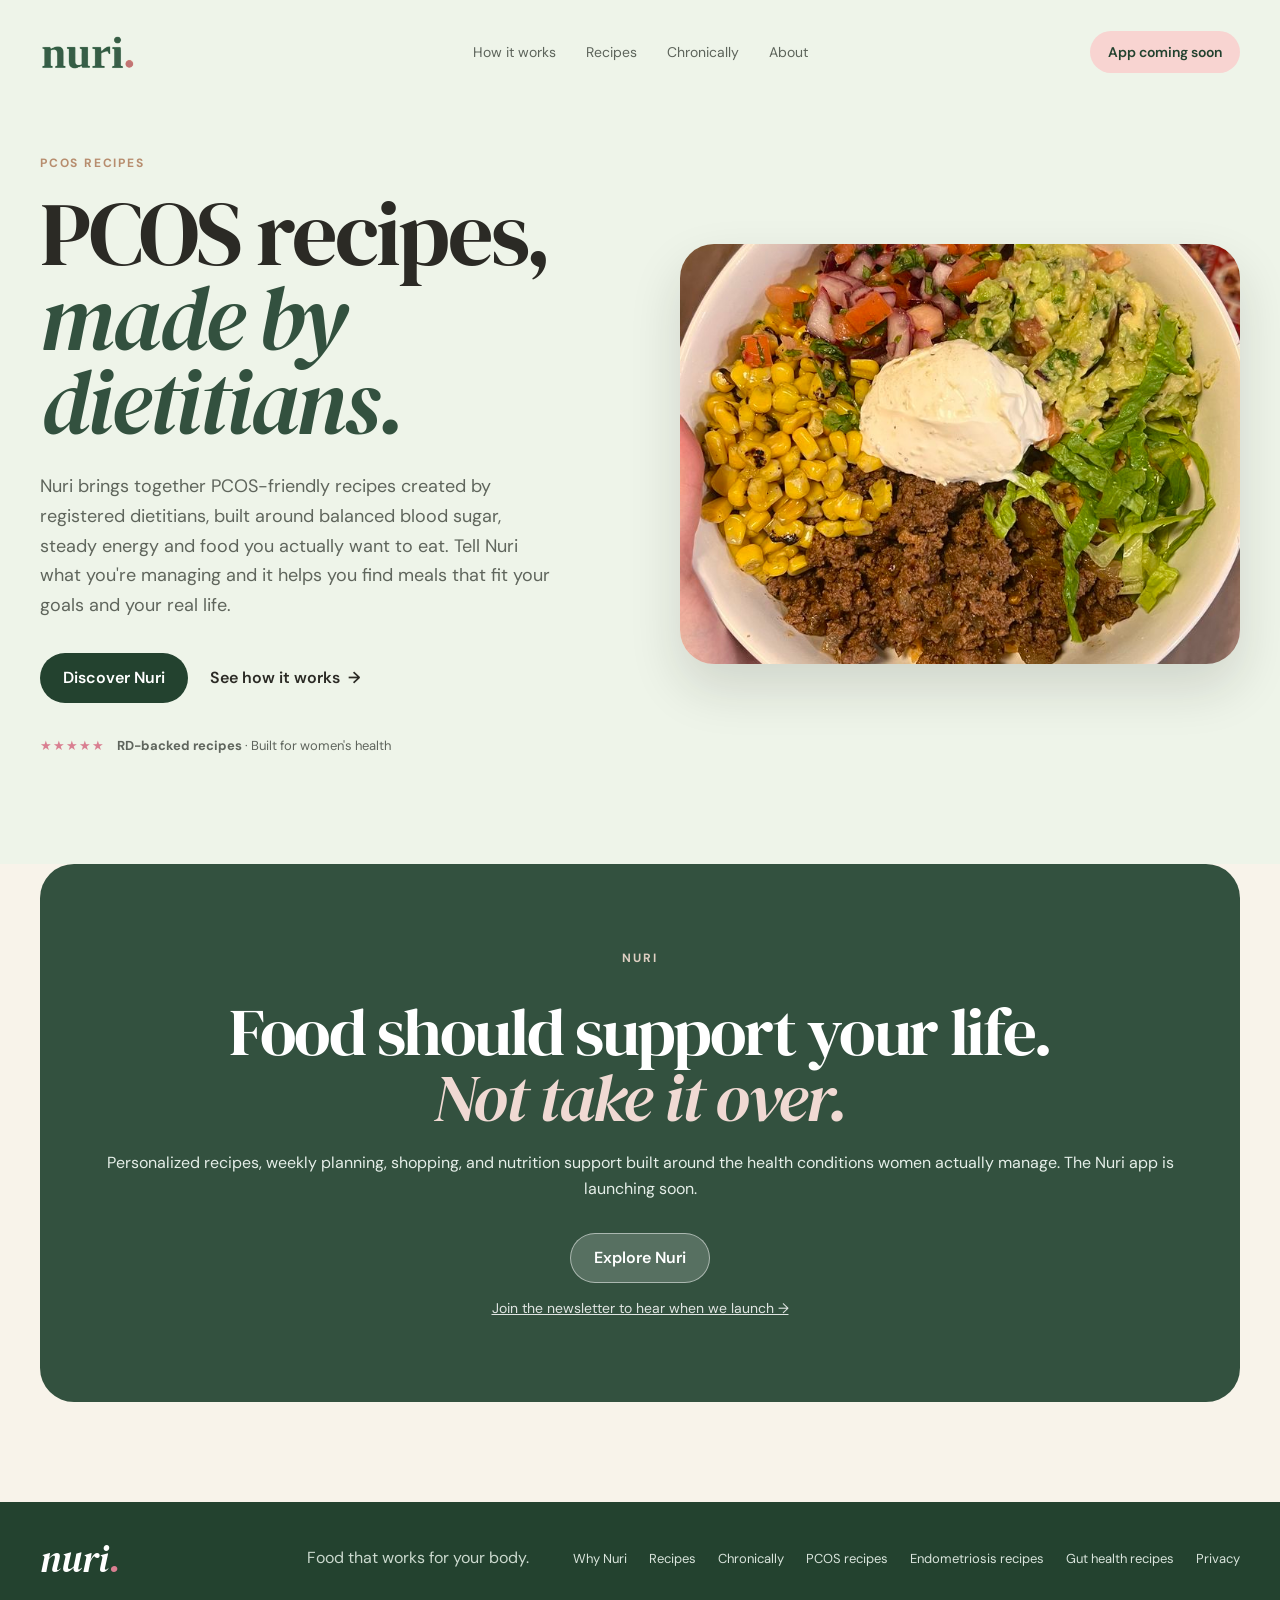
<file: pcos-recipes.html>
<!DOCTYPE html>
<html lang="en">
<head>
  <meta charset="UTF-8">
  <meta name="viewport" content="width=device-width, initial-scale=1.0">
  <title>PCOS Recipes Made by Registered Dietitians | Nuri</title>
  <meta name="description" content="PCOS-friendly recipes created by registered dietitians, built around balanced blood sugar and steady energy. Find meals that fit your goals with Nuri.">
  <link rel="canonical" href="https://nurirecipes.com/pcos-recipes">
  <meta property="og:type" content="website">
  <meta property="og:site_name" content="Nuri">
  <meta property="og:title" content="PCOS Recipes Made by Registered Dietitians | Nuri">
  <meta property="og:description" content="PCOS-friendly recipes created by registered dietitians, built around balanced blood sugar and steady energy. Find meals that fit your goals with Nuri.">
  <meta property="og:url" content="https://nurirecipes.com/pcos-recipes">
  <meta property="og:image" content="https://nurirecipes.com/assets/taco_bowl.jpg">
  <meta name="twitter:card" content="summary_large_image">
  <link rel="icon" type="image/png" href="/assets/nuri-icon.png">
  <link rel="preconnect" href="https://fonts.googleapis.com">
  <link rel="preconnect" href="https://fonts.gstatic.com" crossorigin>
  <link href="https://fonts.googleapis.com/css2?family=DM+Sans:wght@400;500;600;700&family=DM+Serif+Display:ital@0;1&family=Manrope:wght@400;500;600&family=Plus+Jakarta+Sans:wght@400;500;600;700&family=Roboto+Slab:wght@600;700&display=swap" rel="stylesheet">
  <link rel="stylesheet" href="/landingpage.css">
  <style>
    /* Header logo: tightly cropped wordmark, sized by height so it stays crisp and centred */
    .brand{display:inline-flex;align-items:center}
    .brand-logo{display:block;line-height:0}
    .brand-logo img{display:block;height:36px;width:auto;max-width:none}
    @media(max-width:760px){.brand-logo img{height:30px}}
    /* "Coming soon" stand-in for app links until launch */
    .btn-soon{background:#f8d4d1;color:var(--green-dark);cursor:default;pointer-events:none}
    .btn-soon:hover{transform:none}
    .btn-soon-light{background:rgba(255,255,255,.18);color:#fff;border:1px solid rgba(255,255,255,.5)}
    .cta-sub-link{display:block;margin-top:16px;color:#fff;opacity:.85;text-decoration:underline;font-size:14px}
    /* Condition pills in Why Nuri (the matching rules in landingpage.css are not being applied) */
    .mission-condition-pills{display:flex;flex-wrap:wrap;gap:10px;margin-top:34px;padding-top:30px;border-top:1px solid #e8e0d5}
    .mission-condition-pills span{background:#fff;border:1px solid rgba(51,81,63,.12);border-radius:999px;padding:9px 13px;font-size:12px;color:#516154}
  </style>
  <style>
    .seo-photo{border-radius:34px;overflow:hidden;box-shadow:0 24px 52px rgba(28,27,24,.14);aspect-ratio:4/3;max-width:560px;margin-left:auto}
    .seo-photo img{width:100%;height:100%;object-fit:cover;display:block}
    @media(max-width:760px){.seo-photo{margin:30px auto 0}}
  </style>
</head>
<body>
<header class="site-header">
  <div class="container nav-wrap">
    <a class="brand" href="/" aria-label="Nuri home"><span class="brand-logo"><img src="/assets/NURI_WORDMARK.png" alt="Nuri"></span></a>
    <nav class="main-nav" aria-label="Main navigation">
      <a href="/#why">How it works</a>
      <a href="/#recipes">Recipes</a>
      <a href="/chronically">Chronically</a>
      <a href="/#why">About</a>
    </nav>
    <div class="nav-actions"><span class="btn btn-small btn-soon" aria-label="Nuri app coming soon">App coming soon</span></div>
  </div>
</header>

<main id="top">
  <section class="hero">
    <div class="container hero-grid">
      <div class="hero-copy">
        <p class="eyebrow">PCOS RECIPES</p>
        <h1>PCOS recipes,<br><em>made by dietitians.</em></h1>
        <p class="hero-text">Nuri brings together PCOS-friendly recipes created by registered dietitians, built around balanced blood sugar, steady energy and food you actually want to eat. Tell Nuri what you're managing and it helps you find meals that fit your goals and your real life.</p>
        <div class="hero-actions"><a href="/" class="btn btn-primary">Discover Nuri</a><a href="/#why" class="inline-link">See how it works <span>→</span></a></div>
        <div class="trust-row"><span class="trust-stars">★★★★★</span><span><strong>RD-backed recipes</strong> · Built for women's health</span></div>
      </div>
      <div class="seo-photo"><img src="/assets/taco_bowl.jpg" alt="Southwest Cottage Cheese Taco Bowl"></div>
    </div>
  </section>

  <section class="final-cta"><div class="container cta-box"><p class="eyebrow light">NURI</p><h2>Food should support your life.<br><em>Not take it over.</em></h2><p>Personalized recipes, weekly planning, shopping, and nutrition support built around the health conditions women actually manage. The Nuri app is launching soon.</p><a class="btn btn-soon btn-soon-light" href="/" style="pointer-events:auto;cursor:pointer">Explore Nuri</a><a class="cta-sub-link" href="/#chronically">Join the newsletter to hear when we launch →</a></div></section>
</main>

<footer class="footer"><div class="container footer-grid"><a class="brand footer-brand" href="/">nuri<span>.</span></a><p>Food that works for your body.</p><div class="footer-links"><a href="/#why">Why Nuri</a><a href="/#recipes">Recipes</a><a href="/chronically">Chronically</a><a href="/pcos-recipes">PCOS recipes</a><a href="/endometriosis-recipes">Endometriosis recipes</a><a href="/gut-health-recipes">Gut health recipes</a><a href="/privacy">Privacy</a></div></div></footer>
</body>
</html>
</file>
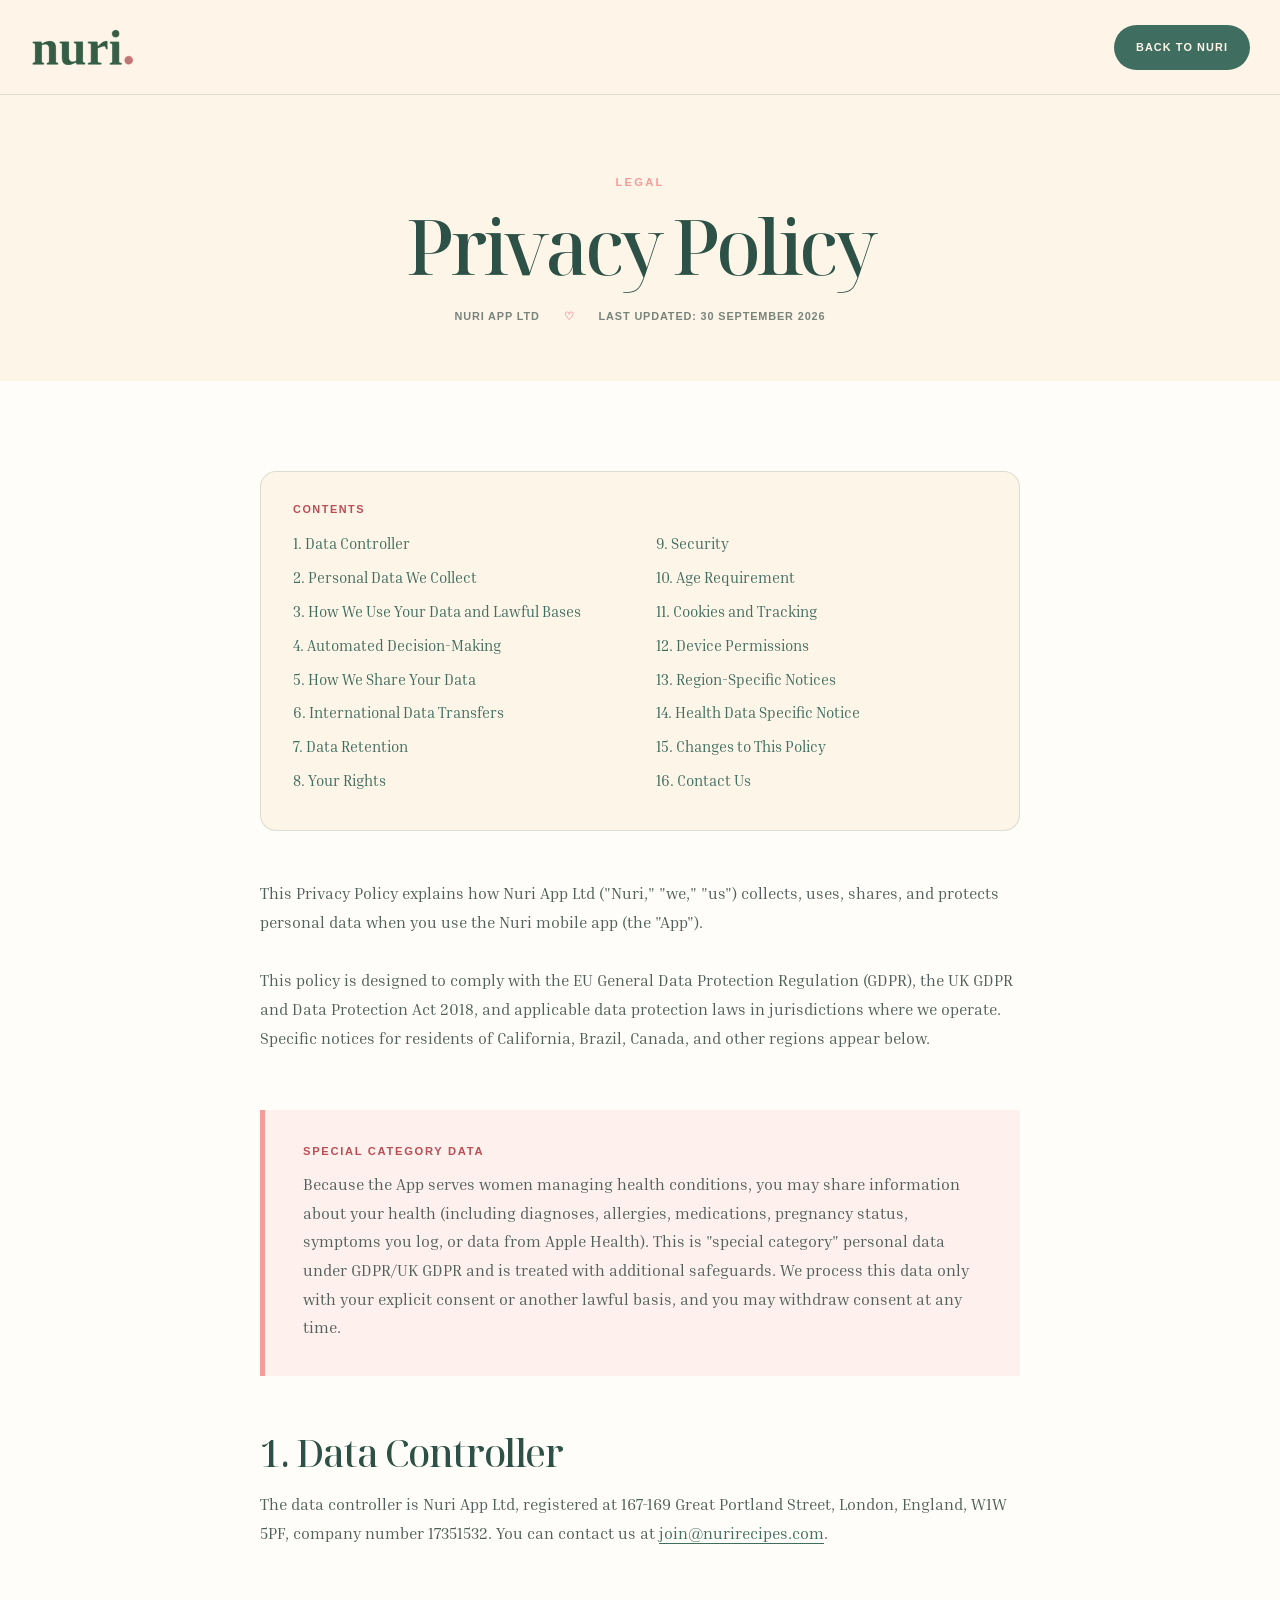
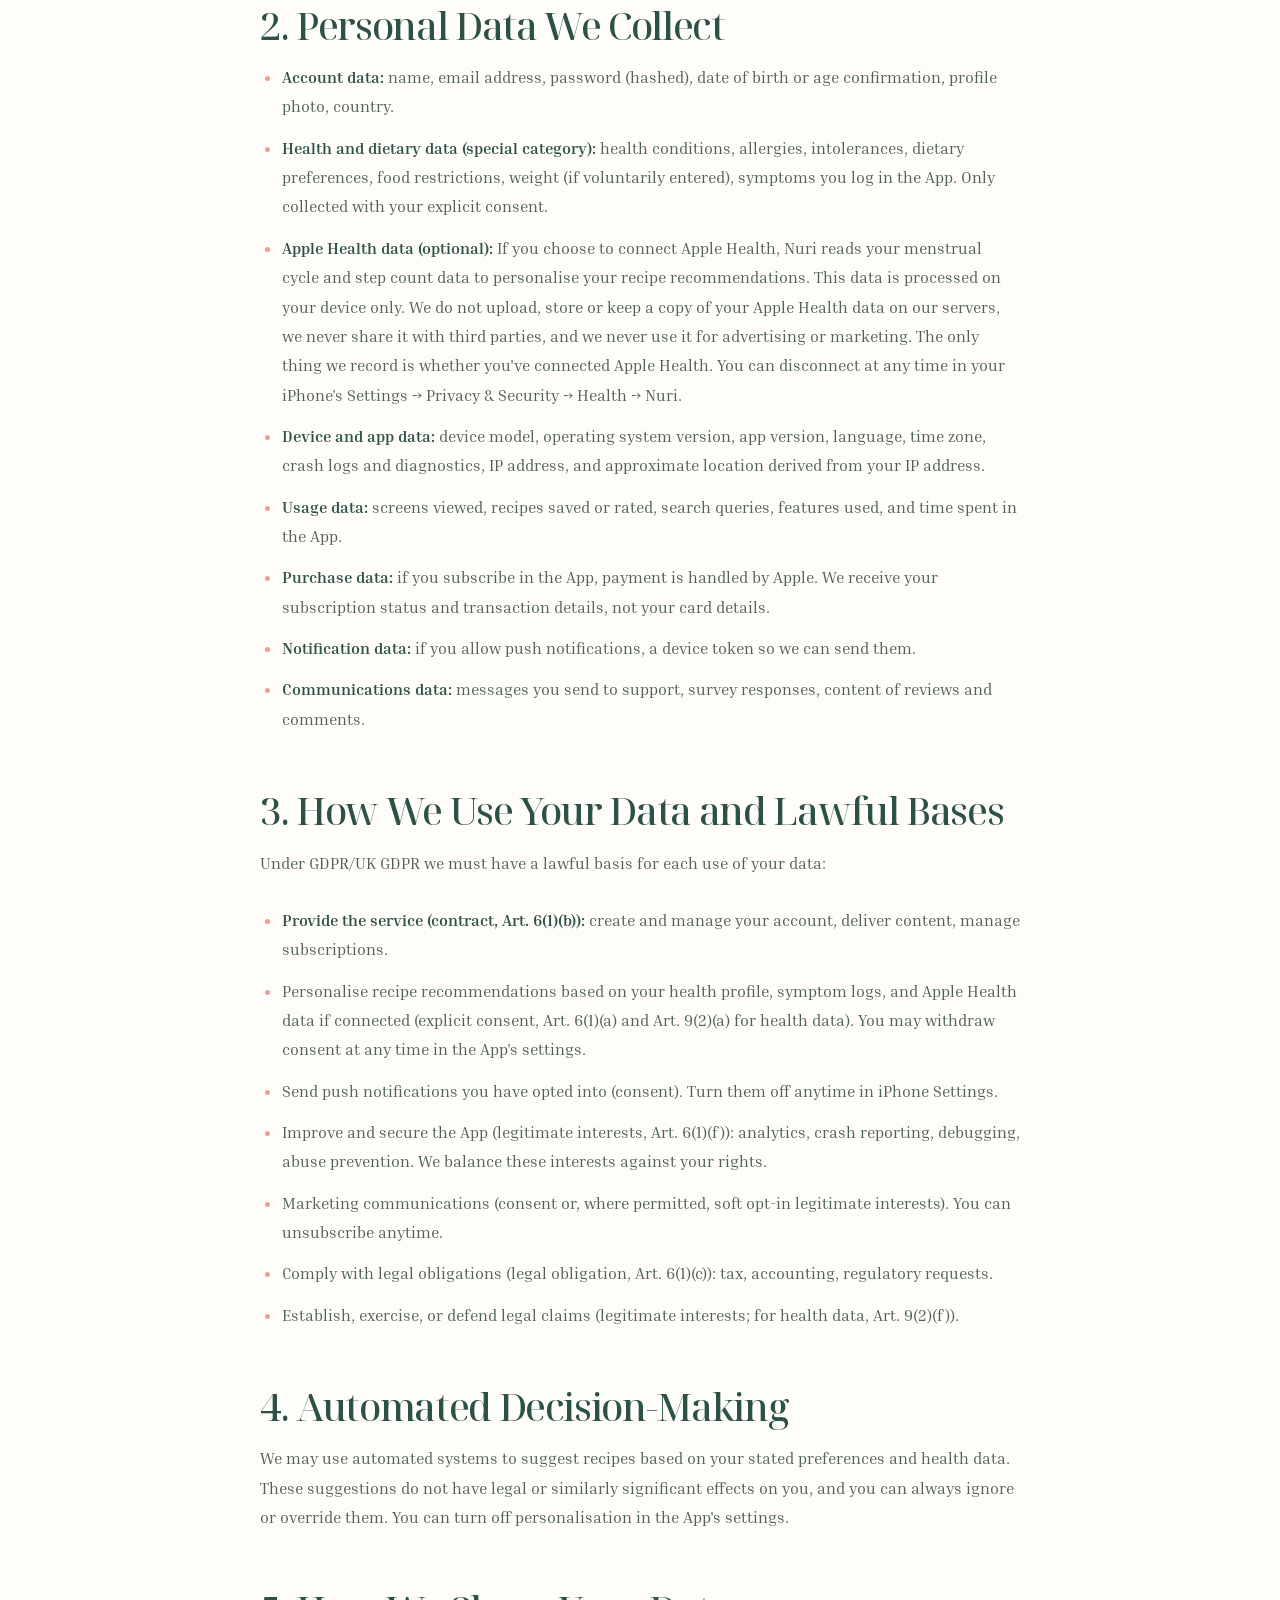
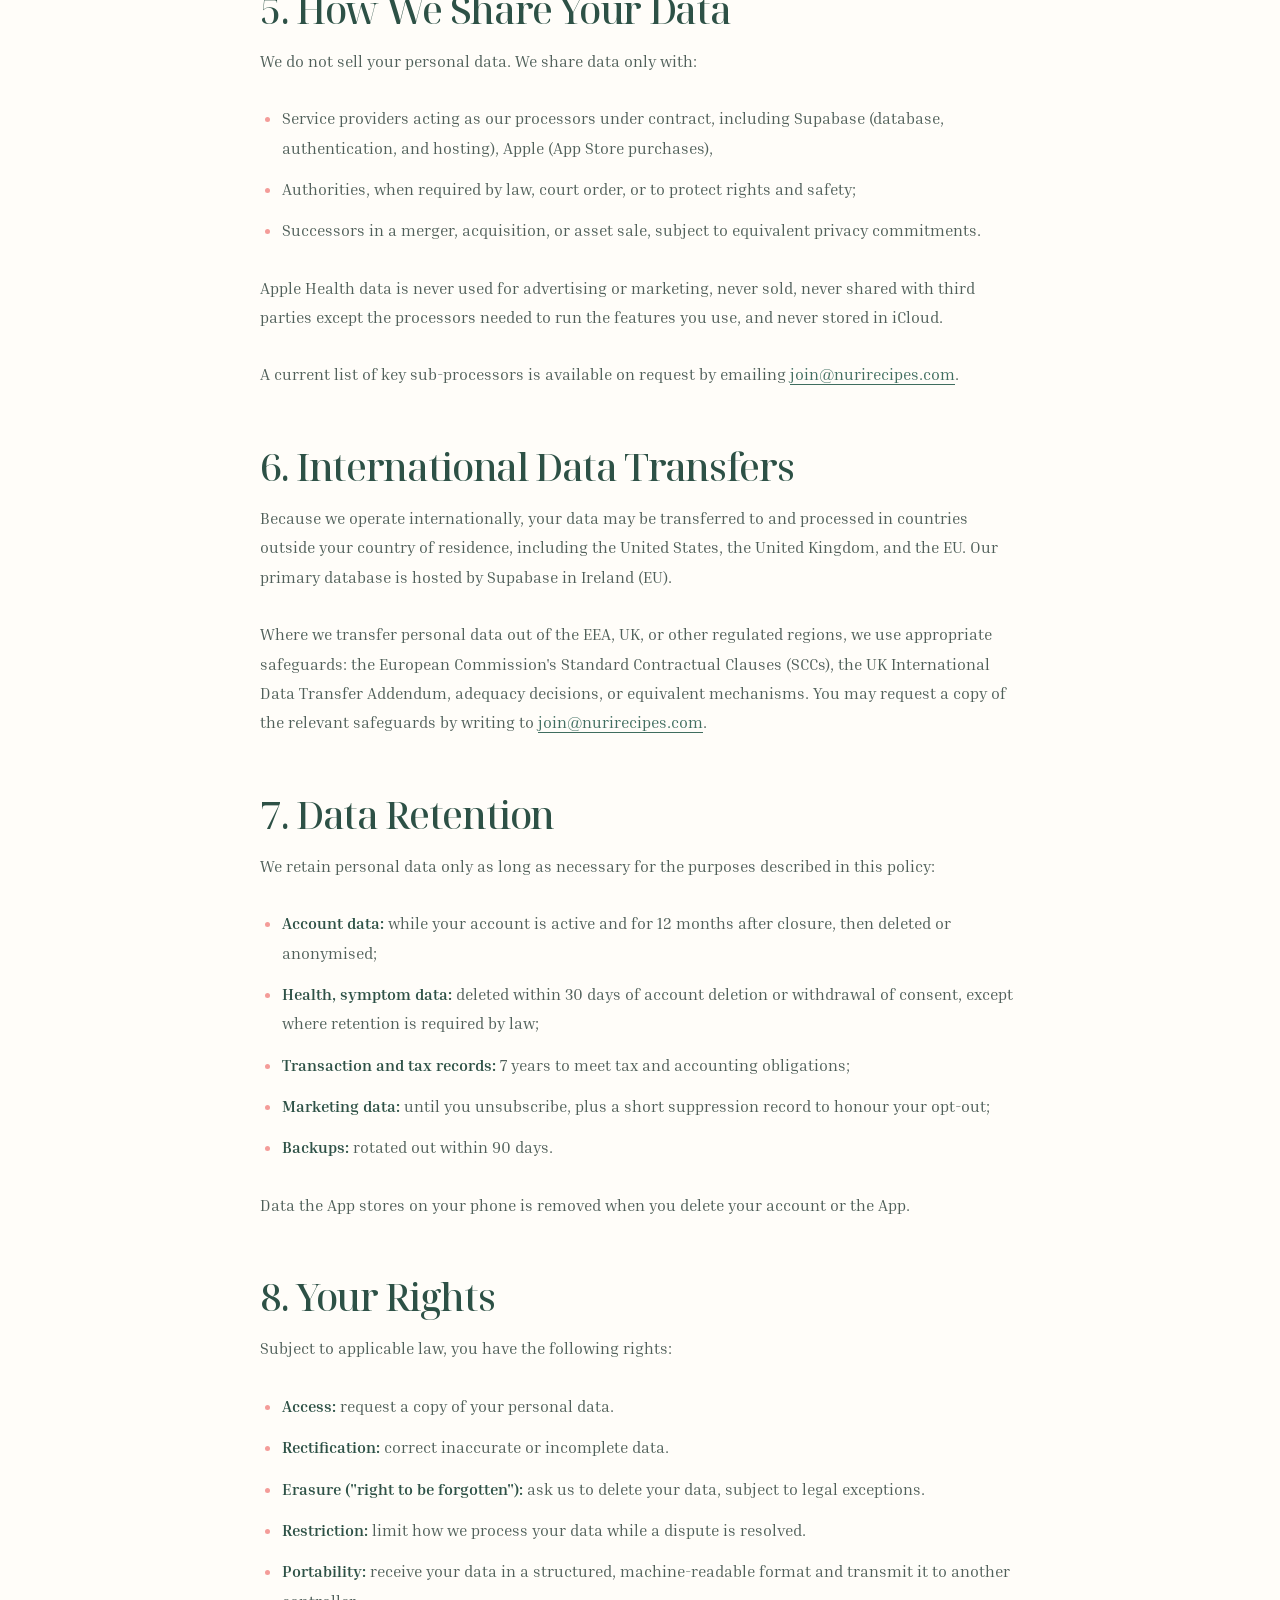
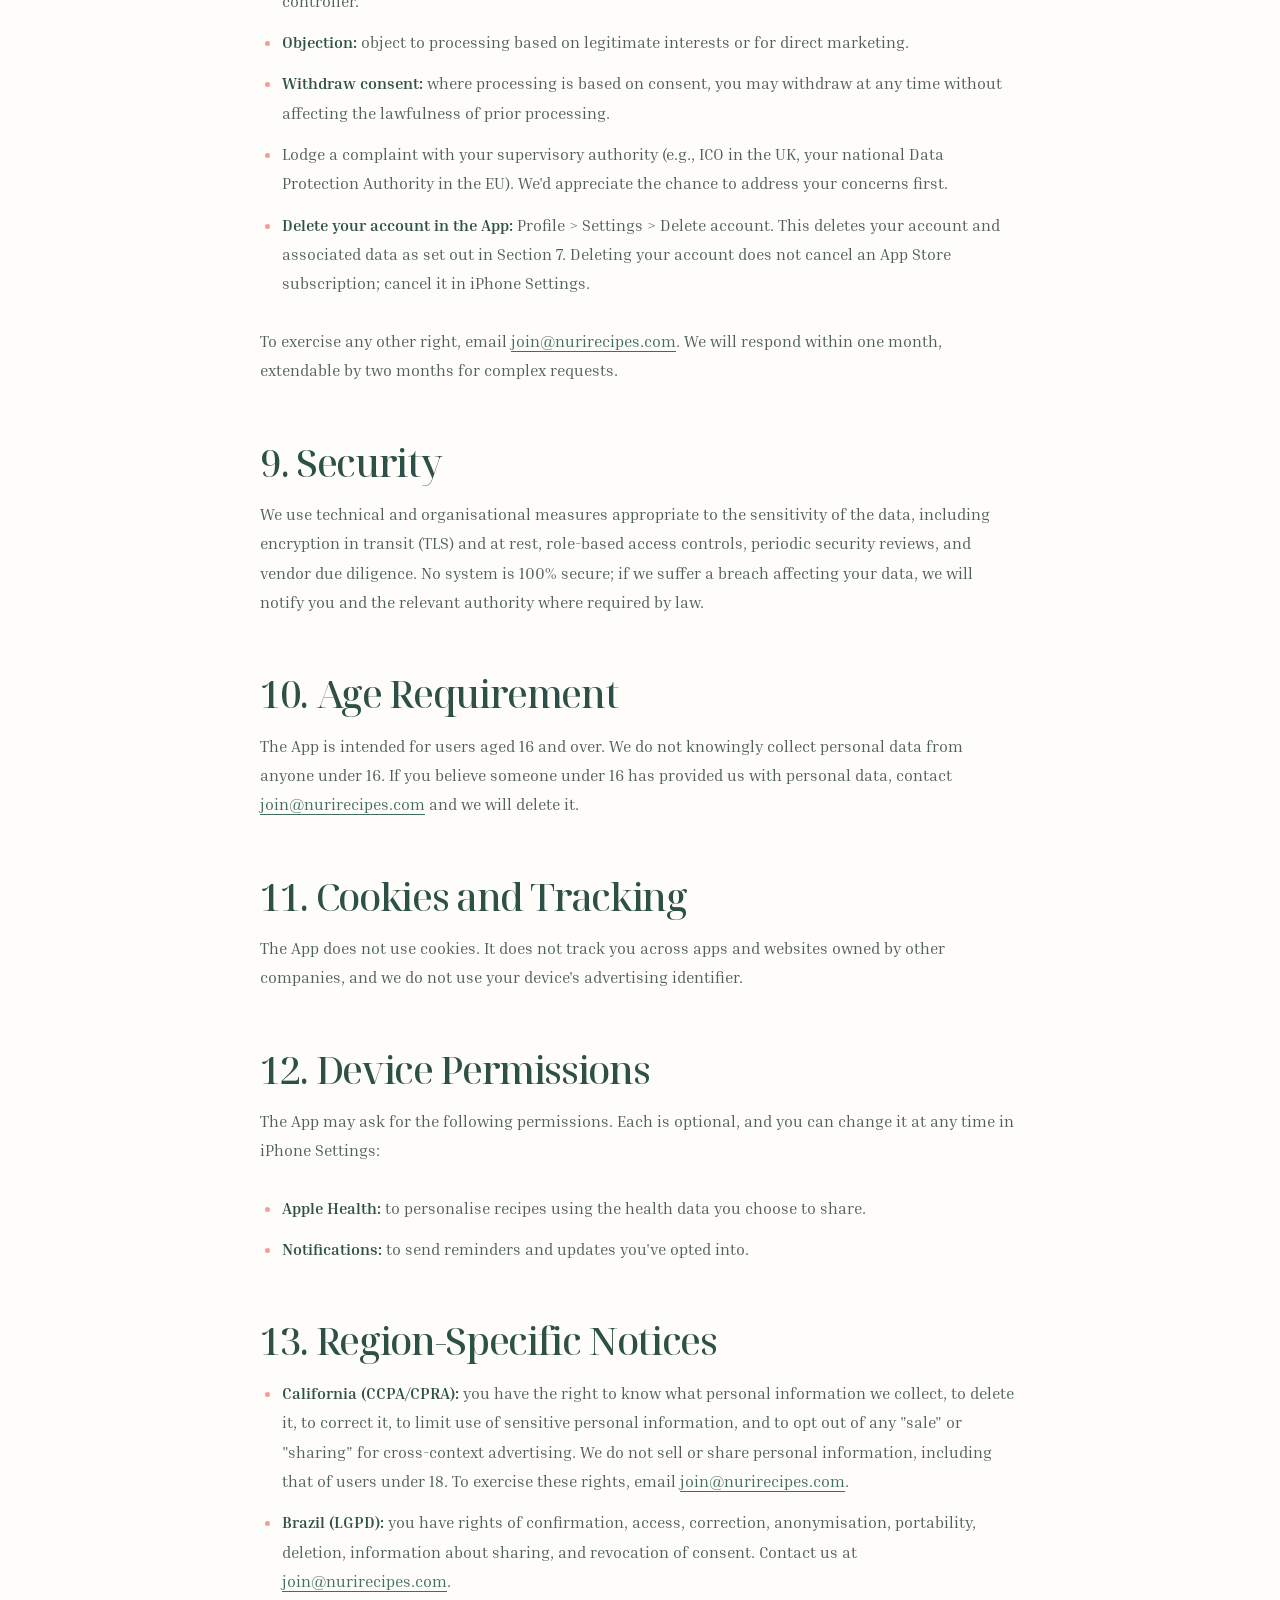
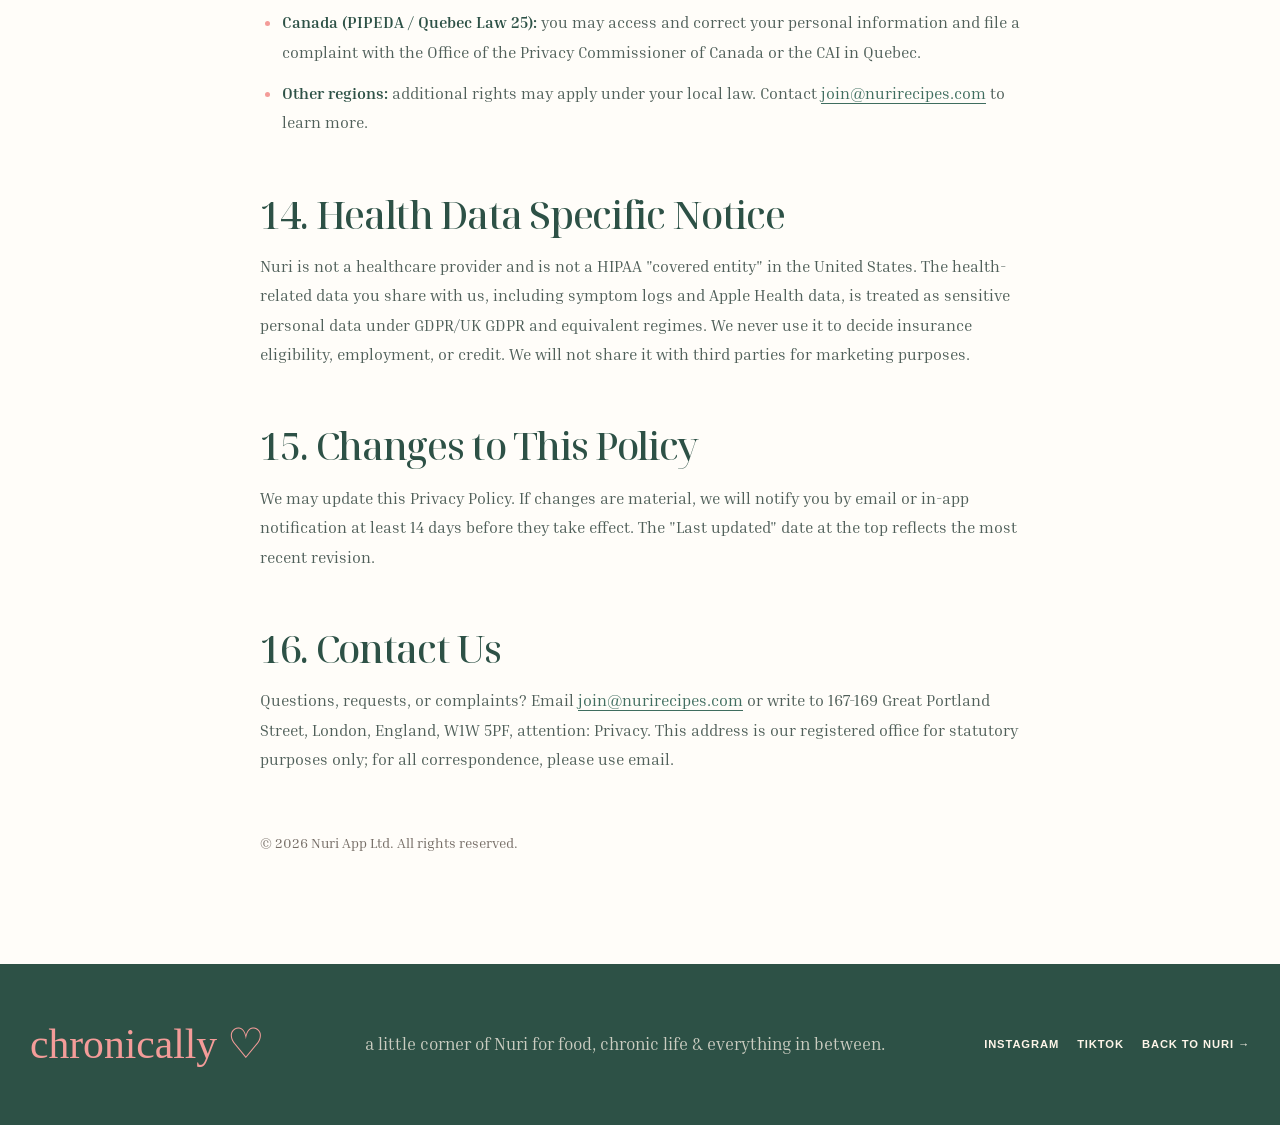
<file: privacy.html>
<!DOCTYPE html>
<html lang="en">
<head>
  <meta charset="UTF-8">
  <meta name="viewport" content="width=device-width, initial-scale=1.0">
  <title>Privacy Policy | Nuri</title>
  <meta name="description" content="How Nuri App Ltd collects, uses, shares, and protects personal data in the Nuri app.">
  <link rel="stylesheet" href="./chronically.css">
  <link rel="icon" type="image/png" href="./assets/nuri-icon.png">
  <link rel="apple-touch-icon" href="./assets/nuri-icon.png">
  <meta name="theme-color" content="#FAF6F0">
</head>
<body class="article-page privacy-page">

  <header class="site-header">
    <nav class="navbar">
      <a href="./index.html" class="nuri-logo-link" aria-label="Go back to Nuri">
        <img src="./assets/NURI_WORDMARK.png" alt="Nuri" class="nuri-logo-img">
      </a>
      <a href="./index.html" class="nav-cta">Back to Nuri</a>
    </nav>
  </header>

  <main>
    <section class="article-hero privacy-hero">
      <div class="article-hero-inner">
        <p class="article-category article-hero-category">LEGAL</p>
        <h1>Privacy Policy</h1>
        <div class="article-byline">
          <span>Nuri App Ltd</span>
          <span>Last updated: 30 September 2026</span>
        </div>
      </div>
    </section>

    <section class="article-body">
      <div class="article-prose privacy-prose">
        <nav class="privacy-toc" aria-label="Contents">
          <p class="privacy-toc-label">CONTENTS</p>
          <ol><li><a href="#s1">1. Data Controller</a></li><li><a href="#s2">2. Personal Data We Collect</a></li><li><a href="#s3">3. How We Use Your Data and Lawful Bases</a></li><li><a href="#s4">4. Automated Decision-Making</a></li><li><a href="#s5">5. How We Share Your Data</a></li><li><a href="#s6">6. International Data Transfers</a></li><li><a href="#s7">7. Data Retention</a></li><li><a href="#s8">8. Your Rights</a></li><li><a href="#s9">9. Security</a></li><li><a href="#s10">10. Age Requirement</a></li><li><a href="#s11">11. Cookies and Tracking</a></li><li><a href="#s12">12. Device Permissions</a></li><li><a href="#s13">13. Region-Specific Notices</a></li><li><a href="#s14">14. Health Data Specific Notice</a></li><li><a href="#s15">15. Changes to This Policy</a></li><li><a href="#s16">16. Contact Us</a></li></ol>
        </nav>
        <p>This Privacy Policy explains how Nuri App Ltd (&quot;Nuri,&quot; &quot;we,&quot; &quot;us&quot;) collects, uses, shares, and protects personal data when you use the Nuri mobile app (the &quot;App&quot;).</p>
        <p>This policy is designed to comply with the EU General Data Protection Regulation (GDPR), the UK GDPR and Data Protection Act 2018, and applicable data protection laws in jurisdictions where we operate. Specific notices for residents of California, Brazil, Canada, and other regions appear below.</p>
        <div class="article-highlight"><p class="article-highlight-label">SPECIAL CATEGORY DATA</p><p class="privacy-highlight-text">Because the App serves women managing health conditions, you may share information about your health (including diagnoses, allergies, medications, pregnancy status, symptoms you log, or data from Apple Health). This is &quot;special category&quot; personal data under GDPR/UK GDPR and is treated with additional safeguards. We process this data only with your explicit consent or another lawful basis, and you may withdraw consent at any time.</p></div>
        <h2 id="s1">1. Data Controller</h2>
        <p>The data controller is Nuri App Ltd, registered at 167-169 Great Portland Street, London, England, W1W 5PF, company number 17351532. You can contact us at <a href="mailto:join@nurirecipes.com">join@nurirecipes.com</a>.</p>
        <h2 id="s2">2. Personal Data We Collect</h2>
        <ul class="privacy-list"><li><strong>Account data:</strong> name, email address, password (hashed), date of birth or age confirmation, profile photo, country.</li><li><strong>Health and dietary data (special category):</strong> health conditions, allergies, intolerances, dietary preferences, food restrictions, weight (if voluntarily entered), symptoms you log in the App. Only collected with your explicit consent.</li><li><strong>Apple Health data (optional):</strong> If you choose to connect Apple Health, Nuri reads your menstrual cycle and step count data to personalise your recipe recommendations. This data is processed on your device only. We do not upload, store or keep a copy of your Apple Health data on our servers, we never share it with third parties, and we never use it for advertising or marketing. The only thing we record is whether you&#x27;ve connected Apple Health. You can disconnect at any time in your iPhone&#x27;s Settings → Privacy &amp; Security → Health → Nuri.</li><li><strong>Device and app data:</strong> device model, operating system version, app version, language, time zone, crash logs and diagnostics, IP address, and approximate location derived from your IP address.</li><li><strong>Usage data:</strong> screens viewed, recipes saved or rated, search queries, features used, and time spent in the App.</li><li><strong>Purchase data:</strong> if you subscribe in the App, payment is handled by Apple. We receive your subscription status and transaction details, not your card details.</li><li><strong>Notification data:</strong> if you allow push notifications, a device token so we can send them.</li><li><strong>Communications data:</strong> messages you send to support, survey responses, content of reviews and comments.</li></ul>
        <h2 id="s3">3. How We Use Your Data and Lawful Bases</h2>
        <p>Under GDPR/UK GDPR we must have a lawful basis for each use of your data:</p>
        <ul class="privacy-list"><li><strong>Provide the service (contract, Art. 6(1)(b)):</strong> create and manage your account, deliver content, manage subscriptions.</li><li>Personalise recipe recommendations based on your health profile, symptom logs, and Apple Health data if connected (explicit consent, Art. 6(1)(a) and Art. 9(2)(a) for health data). You may withdraw consent at any time in the App&#x27;s settings.</li><li>Send push notifications you have opted into (consent). Turn them off anytime in iPhone Settings.</li><li>Improve and secure the App (legitimate interests, Art. 6(1)(f)): analytics, crash reporting, debugging, abuse prevention. We balance these interests against your rights.</li><li>Marketing communications (consent or, where permitted, soft opt-in legitimate interests). You can unsubscribe anytime.</li><li>Comply with legal obligations (legal obligation, Art. 6(1)(c)): tax, accounting, regulatory requests.</li><li>Establish, exercise, or defend legal claims (legitimate interests; for health data, Art. 9(2)(f)).</li></ul>
        <h2 id="s4">4. Automated Decision-Making</h2>
        <p>We may use automated systems to suggest recipes based on your stated preferences and health data. These suggestions do not have legal or similarly significant effects on you, and you can always ignore or override them. You can turn off personalisation in the App&#x27;s settings.</p>
        <h2 id="s5">5. How We Share Your Data</h2>
        <p>We do not sell your personal data. We share data only with:</p>
        <ul class="privacy-list"><li>Service providers acting as our processors under contract, including Supabase (database, authentication, and hosting), Apple (App Store purchases),</li><li>Authorities, when required by law, court order, or to protect rights and safety;</li><li>Successors in a merger, acquisition, or asset sale, subject to equivalent privacy commitments.</li></ul>
        <p>Apple Health data is never used for advertising or marketing, never sold, never shared with third parties except the processors needed to run the features you use, and never stored in iCloud.</p>
        <p>A current list of key sub-processors is available on request by emailing <a href="mailto:join@nurirecipes.com">join@nurirecipes.com</a>.</p>
        <h2 id="s6">6. International Data Transfers</h2>
        <p>Because we operate internationally, your data may be transferred to and processed in countries outside your country of residence, including the United States, the United Kingdom, and the EU. Our primary database is hosted by Supabase in Ireland (EU).</p>
        <p>Where we transfer personal data out of the EEA, UK, or other regulated regions, we use appropriate safeguards: the European Commission&#x27;s Standard Contractual Clauses (SCCs), the UK International Data Transfer Addendum, adequacy decisions, or equivalent mechanisms. You may request a copy of the relevant safeguards by writing to <a href="mailto:join@nurirecipes.com">join@nurirecipes.com</a>.</p>
        <h2 id="s7">7. Data Retention</h2>
        <p>We retain personal data only as long as necessary for the purposes described in this policy:</p>
        <ul class="privacy-list"><li><strong>Account data:</strong> while your account is active and for 12 months after closure, then deleted or anonymised;</li><li><strong>Health, symptom data:</strong> deleted within 30 days of account deletion or withdrawal of consent, except where retention is required by law;</li><li><strong>Transaction and tax records:</strong> 7 years to meet tax and accounting obligations;</li><li><strong>Marketing data:</strong> until you unsubscribe, plus a short suppression record to honour your opt-out;</li><li><strong>Backups:</strong> rotated out within 90 days.</li></ul>
        <p>Data the App stores on your phone is removed when you delete your account or the App.</p>
        <h2 id="s8">8. Your Rights</h2>
        <p>Subject to applicable law, you have the following rights:</p>
        <ul class="privacy-list"><li><strong>Access:</strong> request a copy of your personal data.</li><li><strong>Rectification:</strong> correct inaccurate or incomplete data.</li><li><strong>Erasure (&quot;right to be forgotten&quot;):</strong> ask us to delete your data, subject to legal exceptions.</li><li><strong>Restriction:</strong> limit how we process your data while a dispute is resolved.</li><li><strong>Portability:</strong> receive your data in a structured, machine-readable format and transmit it to another controller.</li><li><strong>Objection:</strong> object to processing based on legitimate interests or for direct marketing.</li><li><strong>Withdraw consent:</strong> where processing is based on consent, you may withdraw at any time without affecting the lawfulness of prior processing.</li><li>Lodge a complaint with your supervisory authority (e.g., ICO in the UK, your national Data Protection Authority in the EU). We&#x27;d appreciate the chance to address your concerns first.</li><li><strong>Delete your account in the App:</strong> Profile &gt; Settings &gt; Delete account. This deletes your account and associated data as set out in Section 7. Deleting your account does not cancel an App Store subscription; cancel it in iPhone Settings.</li></ul>
        <p>To exercise any other right, email <a href="mailto:join@nurirecipes.com">join@nurirecipes.com</a>. We will respond within one month, extendable by two months for complex requests.</p>
        <h2 id="s9">9. Security</h2>
        <p>We use technical and organisational measures appropriate to the sensitivity of the data, including encryption in transit (TLS) and at rest, role-based access controls, periodic security reviews, and vendor due diligence. No system is 100% secure; if we suffer a breach affecting your data, we will notify you and the relevant authority where required by law.</p>
        <h2 id="s10">10. Age Requirement</h2>
        <p>The App is intended for users aged 16 and over. We do not knowingly collect personal data from anyone under 16. If you believe someone under 16 has provided us with personal data, contact <a href="mailto:join@nurirecipes.com">join@nurirecipes.com</a> and we will delete it.</p>
        <h2 id="s11">11. Cookies and Tracking</h2>
        <p>The App does not use cookies. It does not track you across apps and websites owned by other companies, and we do not use your device&#x27;s advertising identifier.</p>
        <h2 id="s12">12. Device Permissions</h2>
        <p>The App may ask for the following permissions. Each is optional, and you can change it at any time in iPhone Settings:</p>
        <ul class="privacy-list"><li><strong>Apple Health:</strong> to personalise recipes using the health data you choose to share.</li><li><strong>Notifications:</strong> to send reminders and updates you&#x27;ve opted into.</li></ul>
        <h2 id="s13">13. Region-Specific Notices</h2>
        <ul class="privacy-list"><li><strong>California (CCPA/CPRA):</strong> you have the right to know what personal information we collect, to delete it, to correct it, to limit use of sensitive personal information, and to opt out of any &quot;sale&quot; or &quot;sharing&quot; for cross-context advertising. We do not sell or share personal information, including that of users under 18. To exercise these rights, email <a href="mailto:join@nurirecipes.com">join@nurirecipes.com</a>.</li><li><strong>Brazil (LGPD):</strong> you have rights of confirmation, access, correction, anonymisation, portability, deletion, information about sharing, and revocation of consent. Contact us at <a href="mailto:join@nurirecipes.com">join@nurirecipes.com</a>.</li><li><strong>Canada (PIPEDA / Quebec Law 25):</strong> you may access and correct your personal information and file a complaint with the Office of the Privacy Commissioner of Canada or the CAI in Quebec.</li><li><strong>Other regions:</strong> additional rights may apply under your local law. Contact <a href="mailto:join@nurirecipes.com">join@nurirecipes.com</a> to learn more.</li></ul>
        <h2 id="s14">14. Health Data Specific Notice</h2>
        <p>Nuri is not a healthcare provider and is not a HIPAA &quot;covered entity&quot; in the United States. The health-related data you share with us, including symptom logs and Apple Health data, is treated as sensitive personal data under GDPR/UK GDPR and equivalent regimes. We never use it to decide insurance eligibility, employment, or credit. We will not share it with third parties for marketing purposes.</p>
        <h2 id="s15">15. Changes to This Policy</h2>
        <p>We may update this Privacy Policy. If changes are material, we will notify you by email or in-app notification at least 14 days before they take effect. The &quot;Last updated&quot; date at the top reflects the most recent revision.</p>
        <h2 id="s16">16. Contact Us</h2>
        <p>Questions, requests, or complaints? Email <a href="mailto:join@nurirecipes.com">join@nurirecipes.com</a> or write to 167-169 Great Portland Street, London, England, W1W 5PF, attention: Privacy. This address is our registered office for statutory purposes only; for all correspondence, please use email.</p>
        <p class="privacy-copyright">© 2026 Nuri App Ltd. All rights reserved.</p>
      </div>
    </section>
  </main>

  <footer class="article-footer">
    <div class="section-container article-footer-inner">
      <a href="./chronically.html" class="article-footer-brand">chronically ♡</a>
      <p>a little corner of Nuri for food, chronic life &amp; everything in between.</p>
      <div class="article-footer-social">
        <a href="https://www.instagram.com/nurirecipes/" target="_blank" rel="noopener noreferrer">Instagram</a>
        <a href="https://www.tiktok.com/@nurirecipes" target="_blank" rel="noopener noreferrer">TikTok</a>
        <a href="./index.html">back to Nuri →</a>
      </div>
    </div>
  </footer>
</body>
</html>
</file>
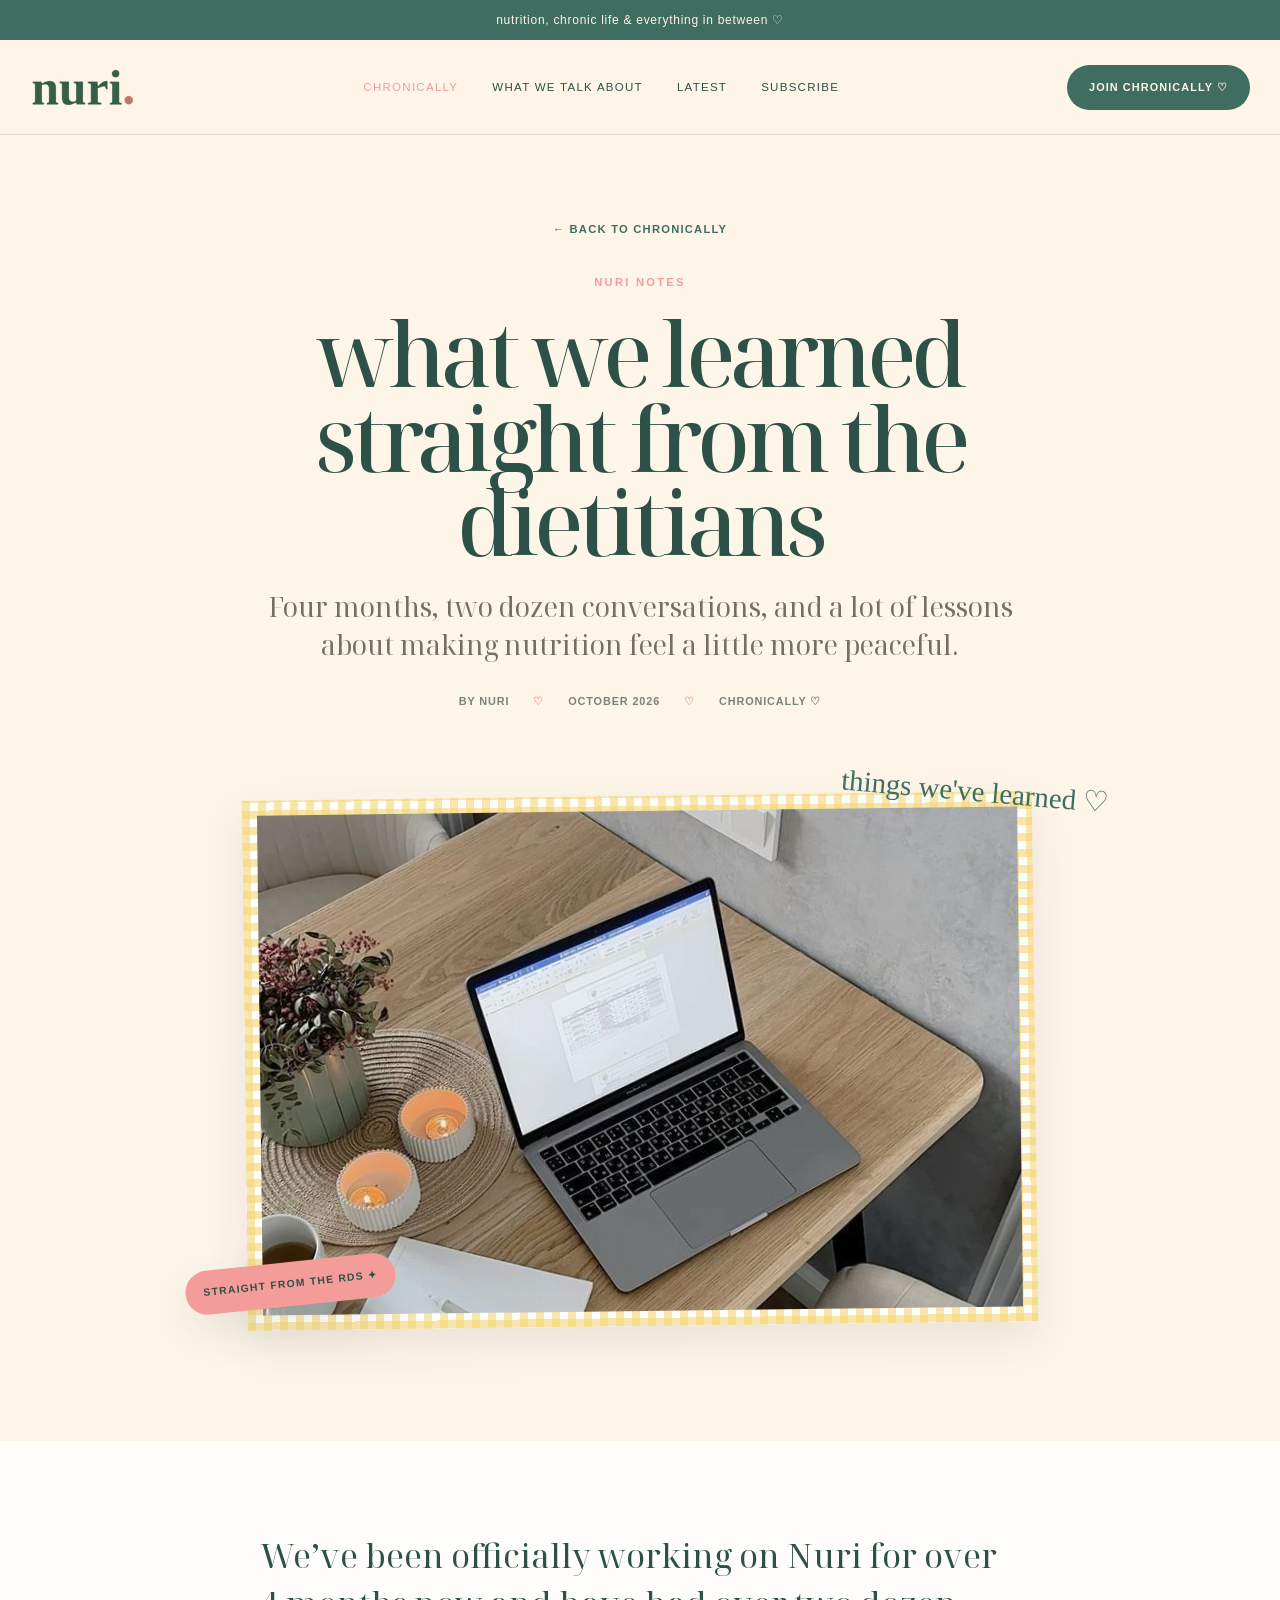
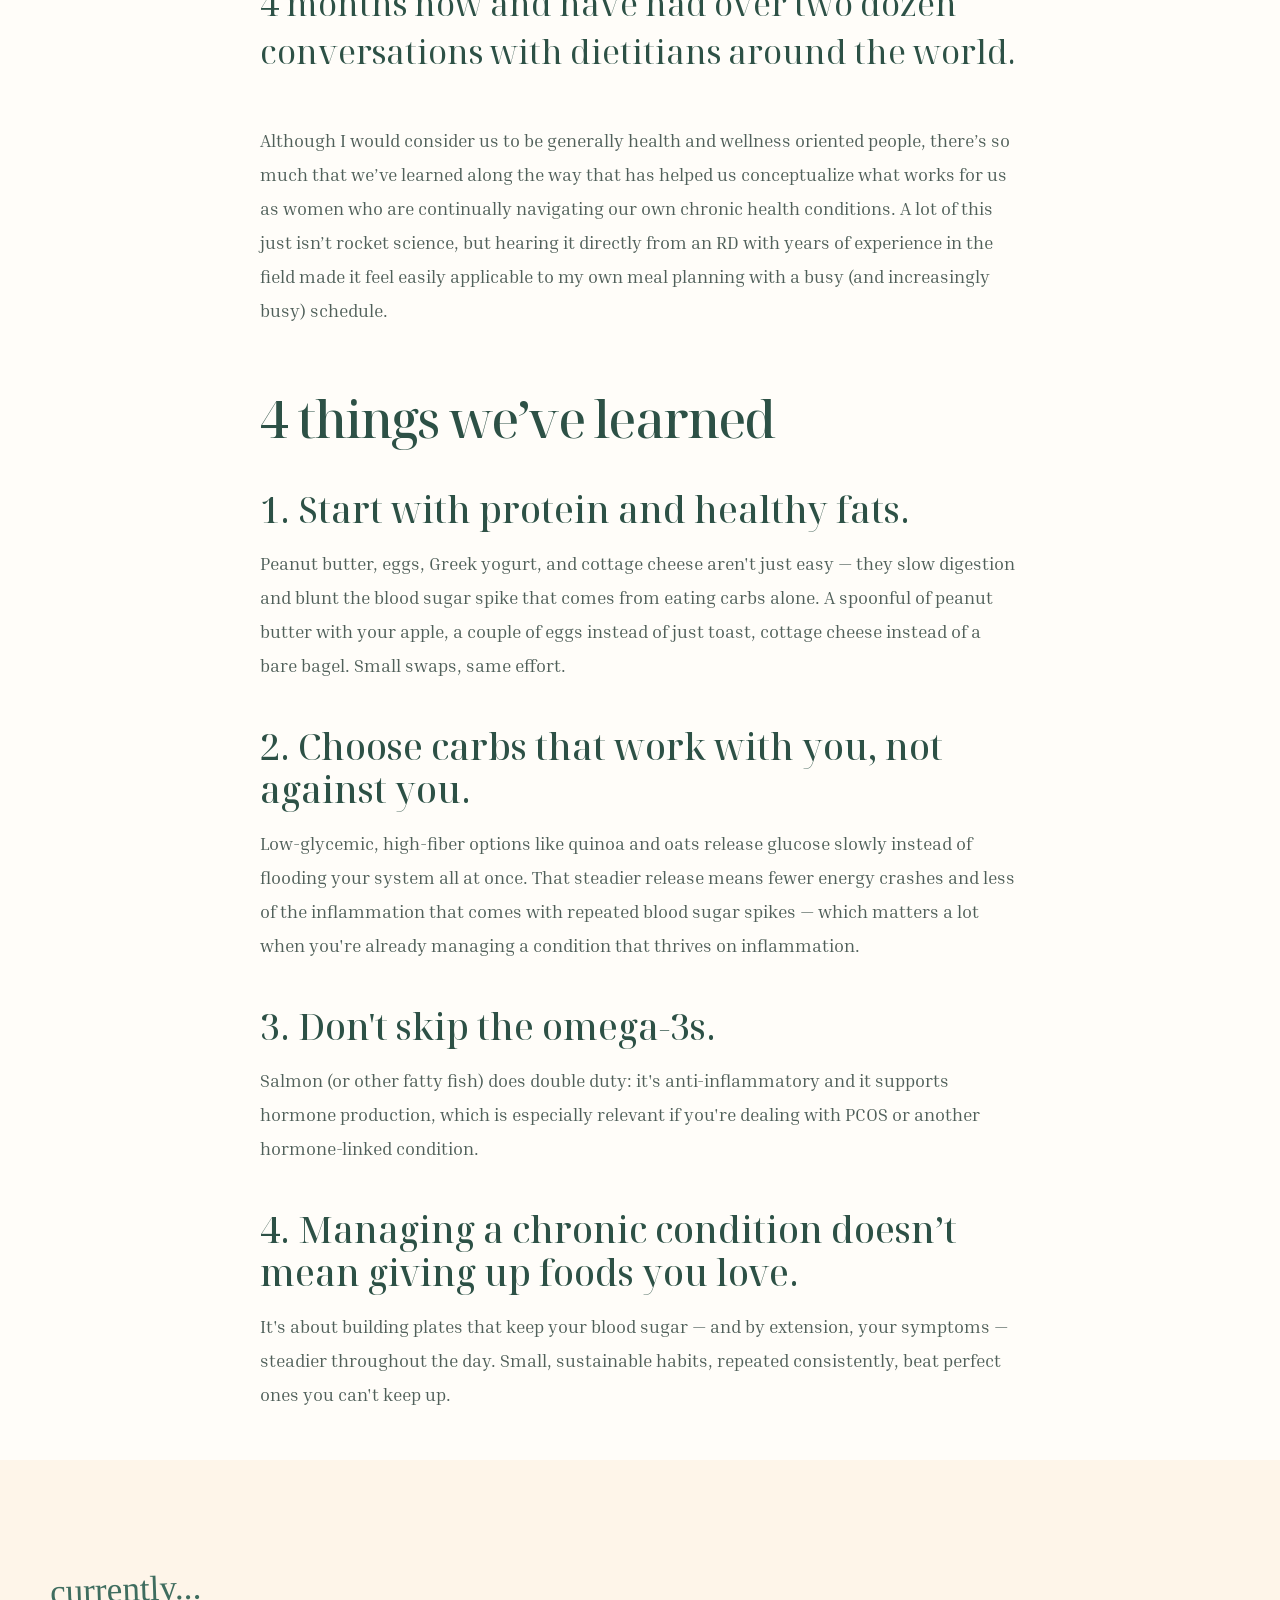
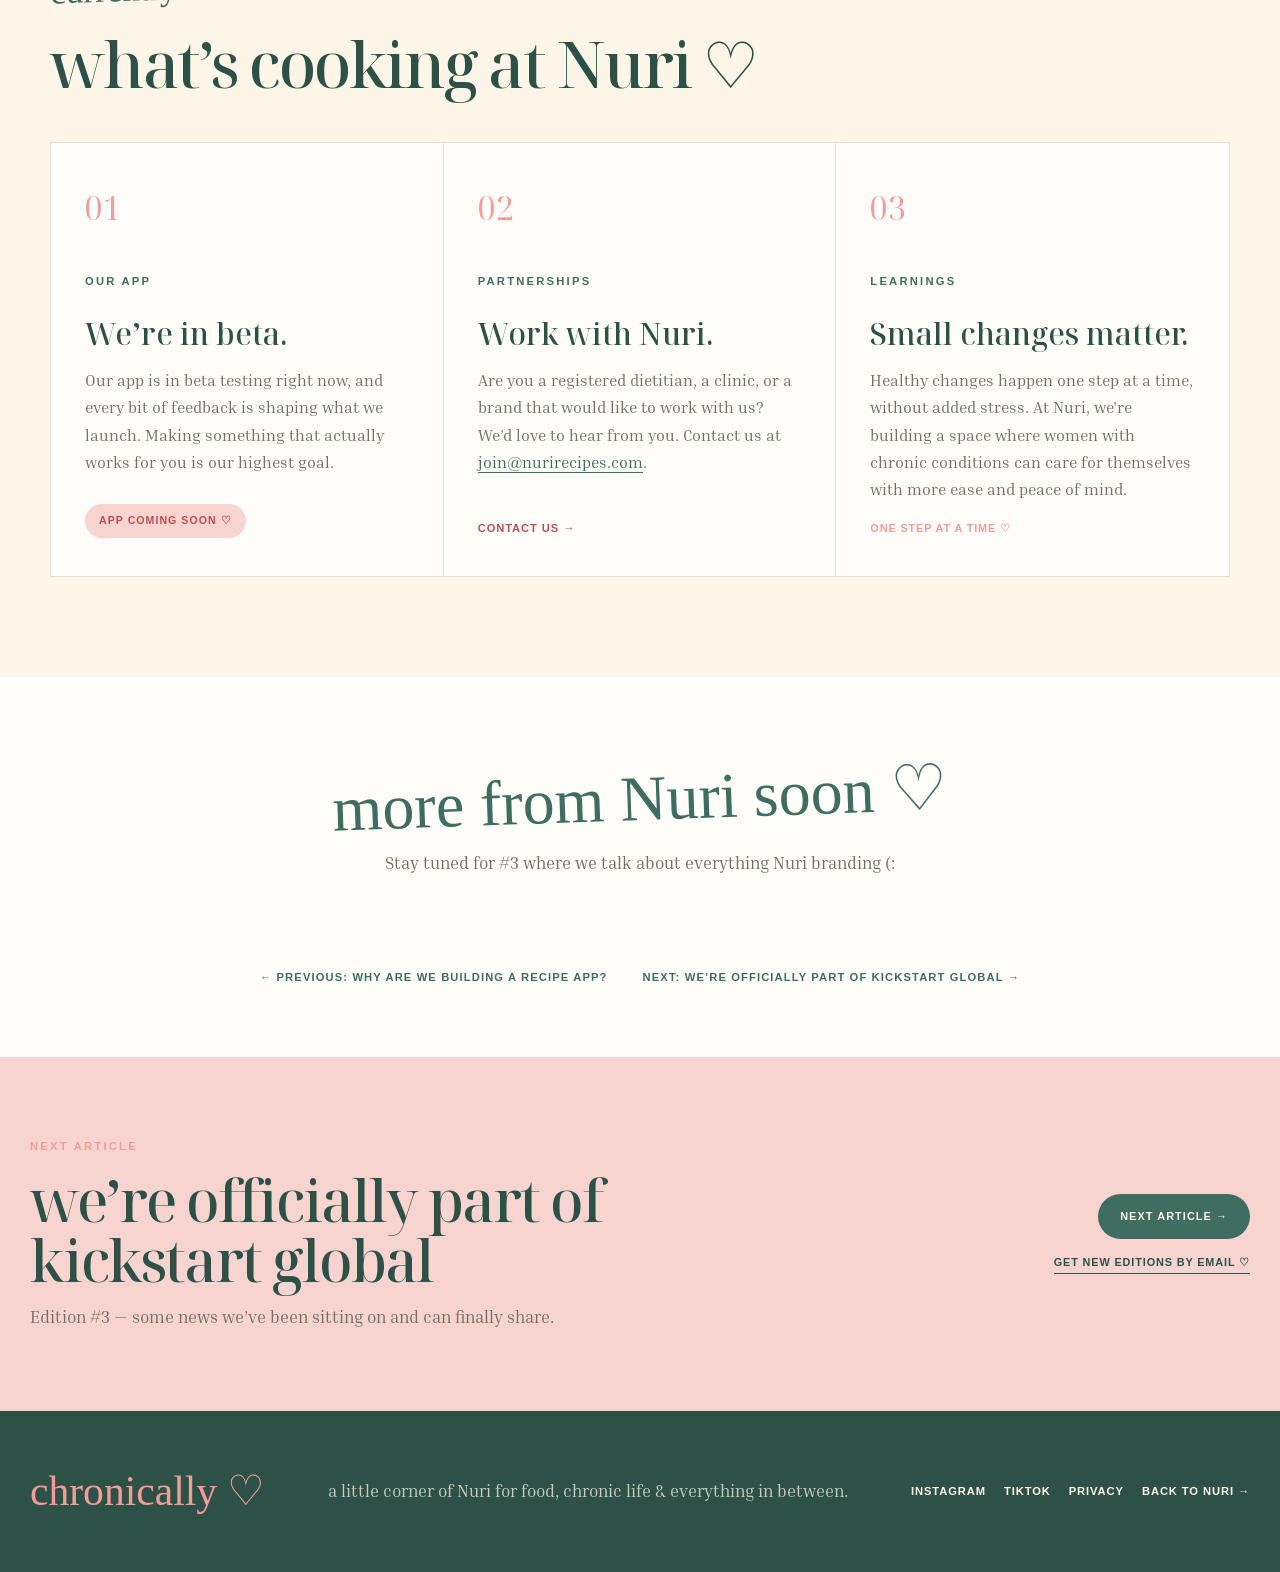
<file: what-we-learned-from-dietitians.html>
<!DOCTYPE html>

<html lang="en">

<head>

    <meta charset="UTF-8">

    <meta name="viewport" content="width=device-width, initial-scale=1.0">

    <title>What We Learned Straight From the Dietitians | Chronically by Nuri</title>

    <meta
        name="description"
        content="What Nuri has learned through conversations with more than two dozen dietitians around the world."
    >

    <link rel="stylesheet" href="./chronically.css">

    <link
        rel="icon"
        type="image/png"
        href="./assets/nuri-icon.png"
    >
    <link rel="apple-touch-icon" href="./assets/nuri-icon.png">
    <meta name="theme-color" content="#FAF6F0">

</head>


<body class="article-page">


    <!-- ANNOUNCEMENT BAR -->
    <div class="announcement-bar">
        <p>
            nutrition, chronic life & everything in between ♡
        </p>
    </div>


    <!-- NAVIGATION -->
    <header class="site-header">

        <nav class="navbar article-navbar">

            <a
                href="./index.html"
                class="nuri-logo-link"
                aria-label="Go back to Nuri"
            >

                <img
                    src="./assets/NURI_WORDMARK.png"
                    alt="Nuri"
                    class="nuri-logo-img"
                >

            </a>


            <div class="nav-links">

                <a href="./chronically.html">
                    Chronically
                </a>

                <a href="./chronically.html#topics">
                    What We Talk About
                </a>

                <a href="./chronically.html#latest">
                    Latest
                </a>

                <a href="./chronically.html#subscribe">
                    Subscribe
                </a>

            </div>


            <a
                href="./chronically.html#subscribe"
                class="nav-cta"
            >
                Join Chronically ♡
            </a>

        </nav>

    </header>



    <main>


        <!-- ARTICLE HERO -->
        <section class="article-hero">

            <div class="article-hero-inner">

                <a
                    href="./chronically.html"
                    class="article-back"
                >
                    ← back to chronically
                </a>


                <p class="article-category article-hero-category">
                    NURI NOTES
                </p>


                <h1>
                    what we learned straight from the dietitians
                </h1>


                <p class="article-deck">
                    Four months, two dozen conversations, and a lot of lessons
                    about making nutrition feel a little more peaceful.
                </p>


                <div class="article-byline">

                    <span>BY NURI</span>

                    <span>OCTOBER 2026</span>

                    <span>CHRONICALLY ♡</span>

                </div>

            </div>

        </section>



        <!-- ARTICLE COVER -->
        <section class="article-cover-section">

            <div class="article-cover-wrap">

                <div class="article-cover-frame">

                    <img
                        src="./assets/article_2.jpg"
                        alt="Desk with laptop, notebook, coffee and flowers"
                    >

                </div>


                <div class="article-cover-note">
                    things we've learned ♡
                </div>


                <div class="article-cover-sticker">
                    STRAIGHT FROM THE RDS ✦
                </div>

            </div>

        </section>

<section class="article-body">

    <article class="article-prose">

        <p class="article-lede">
            We’ve been officially working on Nuri for over 4 months now and
            have had over two dozen conversations with dietitians around the world.
        </p>

        <p>
            Although I would consider us to be generally health and wellness
            oriented people, there’s so much that we’ve learned along the way
            that has helped us conceptualize what works for us as women who are
            continually navigating our own chronic health conditions. A lot of
            this just isn’t rocket science, but hearing it directly from an RD
            with years of experience in the field made it feel easily applicable
            to my own meal planning with a busy (and increasingly busy) schedule.
        </p>


        <h2>
            4 things we’ve learned
        </h2>


        <h3>
            1. Start with protein and healthy fats.
        </h3>

        <p>
            Peanut butter, eggs, Greek yogurt, and cottage cheese aren't just
            easy — they slow digestion and blunt the blood sugar spike that
            comes from eating carbs alone. A spoonful of peanut butter with
            your apple, a couple of eggs instead of just toast, cottage cheese
            instead of a bare bagel. Small swaps, same effort.
        </p>


        <h3>
            2. Choose carbs that work with you, not against you.
        </h3>

        <p>
            Low-glycemic, high-fiber options like quinoa and oats release
            glucose slowly instead of flooding your system all at once. That
            steadier release means fewer energy crashes and less of the
            inflammation that comes with repeated blood sugar spikes — which
            matters a lot when you're already managing a condition that thrives
            on inflammation.
        </p>


        <h3>
            3. Don't skip the omega-3s.
        </h3>

        <p>
            Salmon (or other fatty fish) does double duty: it's anti-inflammatory
            and it supports hormone production, which is especially relevant
            if you're dealing with PCOS or another hormone-linked condition.
        </p>


        <h3>
            4. Managing a chronic condition doesn’t mean giving up foods you love.
        </h3>

        <p>
            It's about building plates that keep your blood sugar — and by
            extension, your symptoms — steadier throughout the day. Small,
            sustainable habits, repeated consistently, beat perfect ones you
            can't keep up.
        </p>

    </article>

        <!-- =====================================================
     WHAT'S COOKING
===================================================== -->

<section class="whats-cooking">

    <div class="whats-cooking-heading">

        <p class="handwritten-label">
            currently...
        </p>

        <h2>
            what’s cooking at Nuri ♡
        </h2>

    </div>


    <div class="whats-cooking-grid">


        <!-- 01 — APP -->
        <article>

            <span class="roundup-number">
                01
            </span>

            <span class="roundup-type">
                OUR APP
            </span>

            <h3>
                We’re in beta.
            </h3>

            <p>
                Our app is in beta testing right now, and every bit of
                feedback is shaping what we launch. Making something that
                actually works for you is our highest goal.
            </p>

            <span class="coming-soon-label">
                App coming soon ♡
            </span>

        </article>


        <!-- 02 — PARTNERSHIPS -->
        <article>

            <span class="roundup-number">
                02
            </span>

            <span class="roundup-type">
                PARTNERSHIPS
            </span>

            <h3>
                Work with Nuri.
            </h3>

            <p>
                Are you a registered dietitian, a clinic, or a brand
                that would like to work with us? We’d love to hear
                from you. Contact us at
                <a class="inline-email" href="mailto:join@nurirecipes.com">join@nurirecipes.com</a>.
            </p>

            <a href="mailto:join@nurirecipes.com?subject=Working%20with%20Nuri">
                CONTACT US →
            </a>

        </article>


        <!-- 03 — LEARNINGS -->
        <article>

            <span class="roundup-number">
                03
            </span>

            <span class="roundup-type">
                LEARNINGS
            </span>

            <h3>
                Small changes matter.
            </h3>

            <p>
                Healthy changes happen one step at a time, without added stress.
                At Nuri, we're building a space where women with chronic
                conditions can care for themselves with more ease and peace of mind.
            </p>

            <span class="article-tiny-note">
                ONE STEP AT A TIME ♡
            </span>

        </article>


    </div>

</section>
<div class="article-signoff">

    <p class="article-signoff-script">
        more from Nuri soon ♡
    </p>

    <p>
        Stay tuned for #3 where we talk about everything
        Nuri branding (:
    </p>

</div>

    <nav class="article-pager" aria-label="More from Chronically">
        <a href="./why-are-we-building-a-recipe-app.html">← previous: why are we building a recipe app?</a>
        <a href="./nuri-joins-kickstart-global.html">next: we’re officially part of kickstart global →</a>
    </nav>

</section>


        <!-- NEXT ARTICLE -->
        <section class="article-next">

            <div class="section-container article-next-inner">

                <div>
                    <p class="section-kicker">NEXT ARTICLE</p>
                    <h2>we’re officially part of kickstart global</h2>
                    <p>Edition #3 — some news we’ve been sitting on and can finally share.</p>
                </div>

                <div class="article-next-actions">
                    <a href="./nuri-joins-kickstart-global.html" class="nav-cta">Next article →</a>
                    <a href="./chronically.html#subscribe" class="article-next-secondary">Get new editions by email ♡</a>
                </div>

            </div>

        </section>


</main>


  <footer class="article-footer">
    <div class="section-container article-footer-inner">
      <a href="./chronically.html" class="article-footer-brand">chronically ♡</a>
      <p>a little corner of Nuri for food, chronic life & everything in between.</p>
      <div class="article-footer-social">
        <a href="https://www.instagram.com/nurirecipes/" target="_blank" rel="noopener noreferrer">Instagram</a>
        <a href="https://www.tiktok.com/@nurirecipes" target="_blank" rel="noopener noreferrer">TikTok</a>
        <a href="./privacy.html">Privacy</a>
        <a href="./index.html">back to Nuri →</a>
      </div>
    </div>
  </footer>

</body>

</html>
</file>
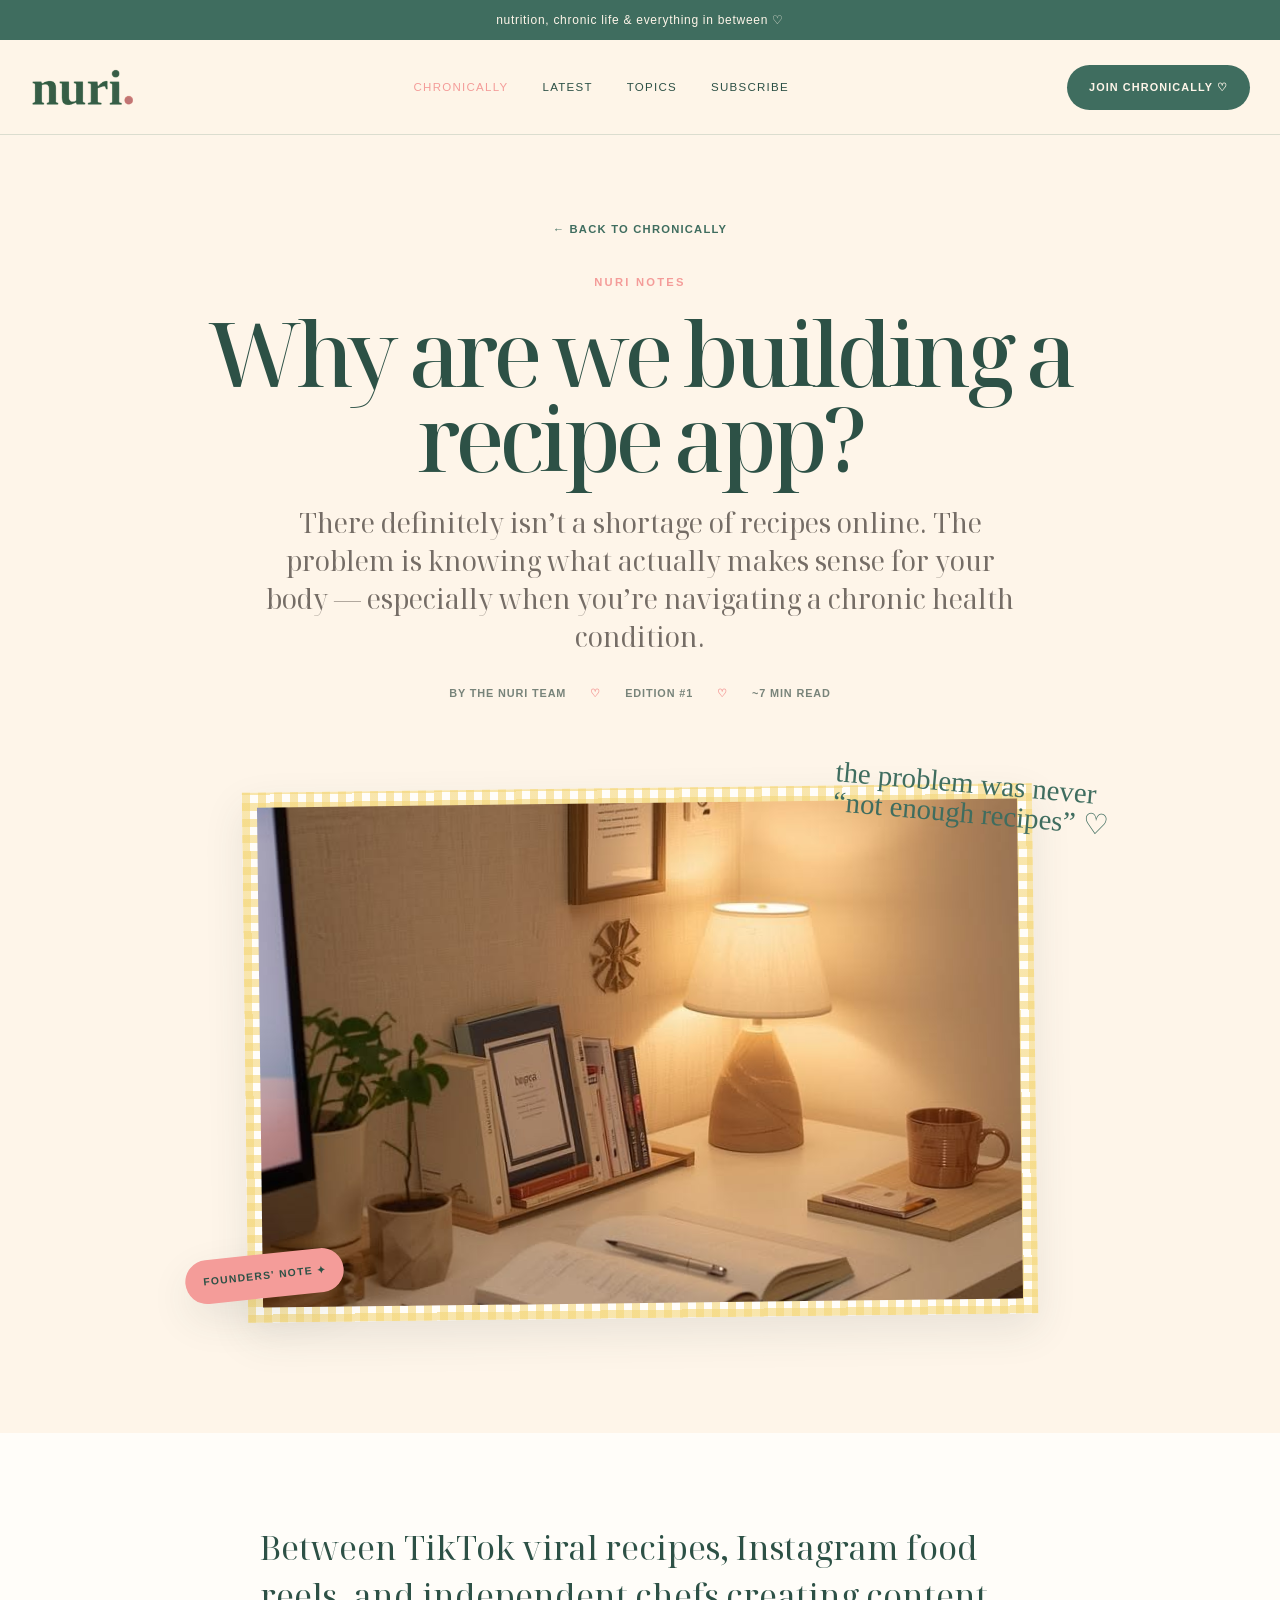
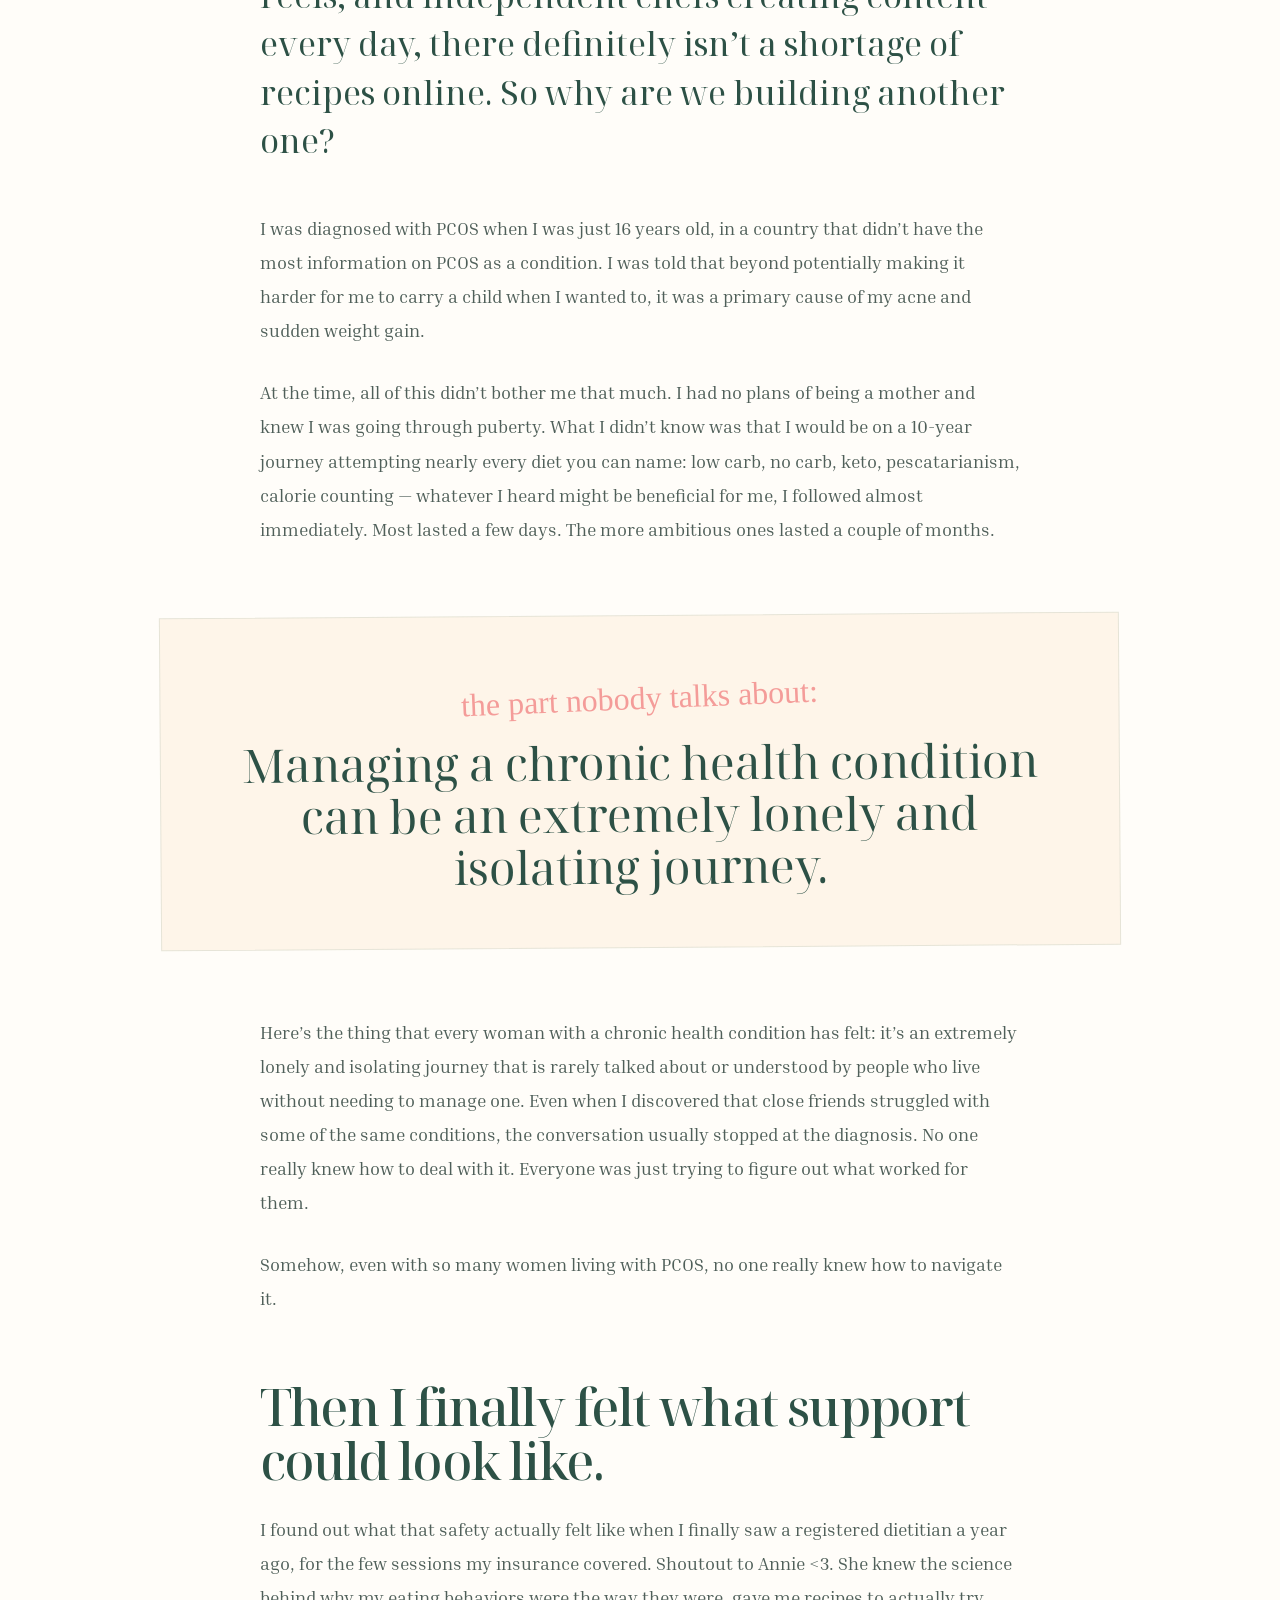
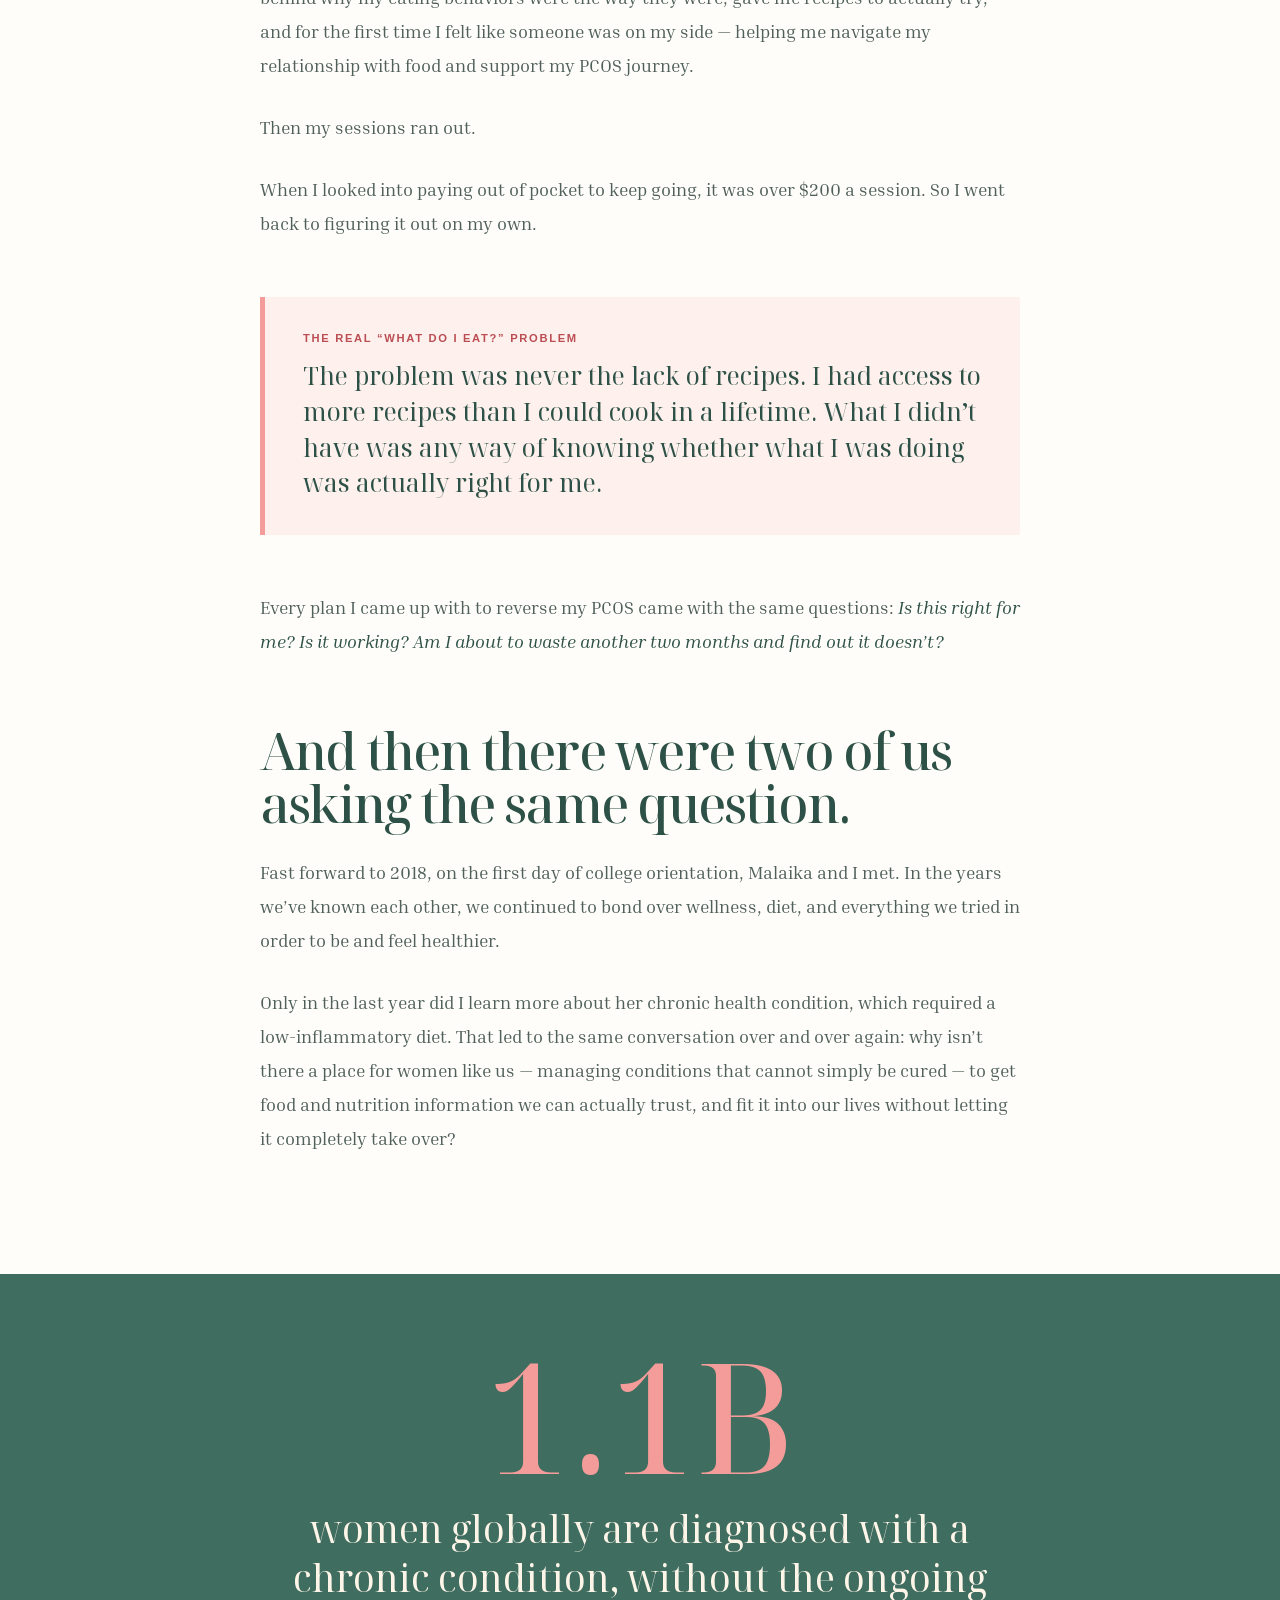
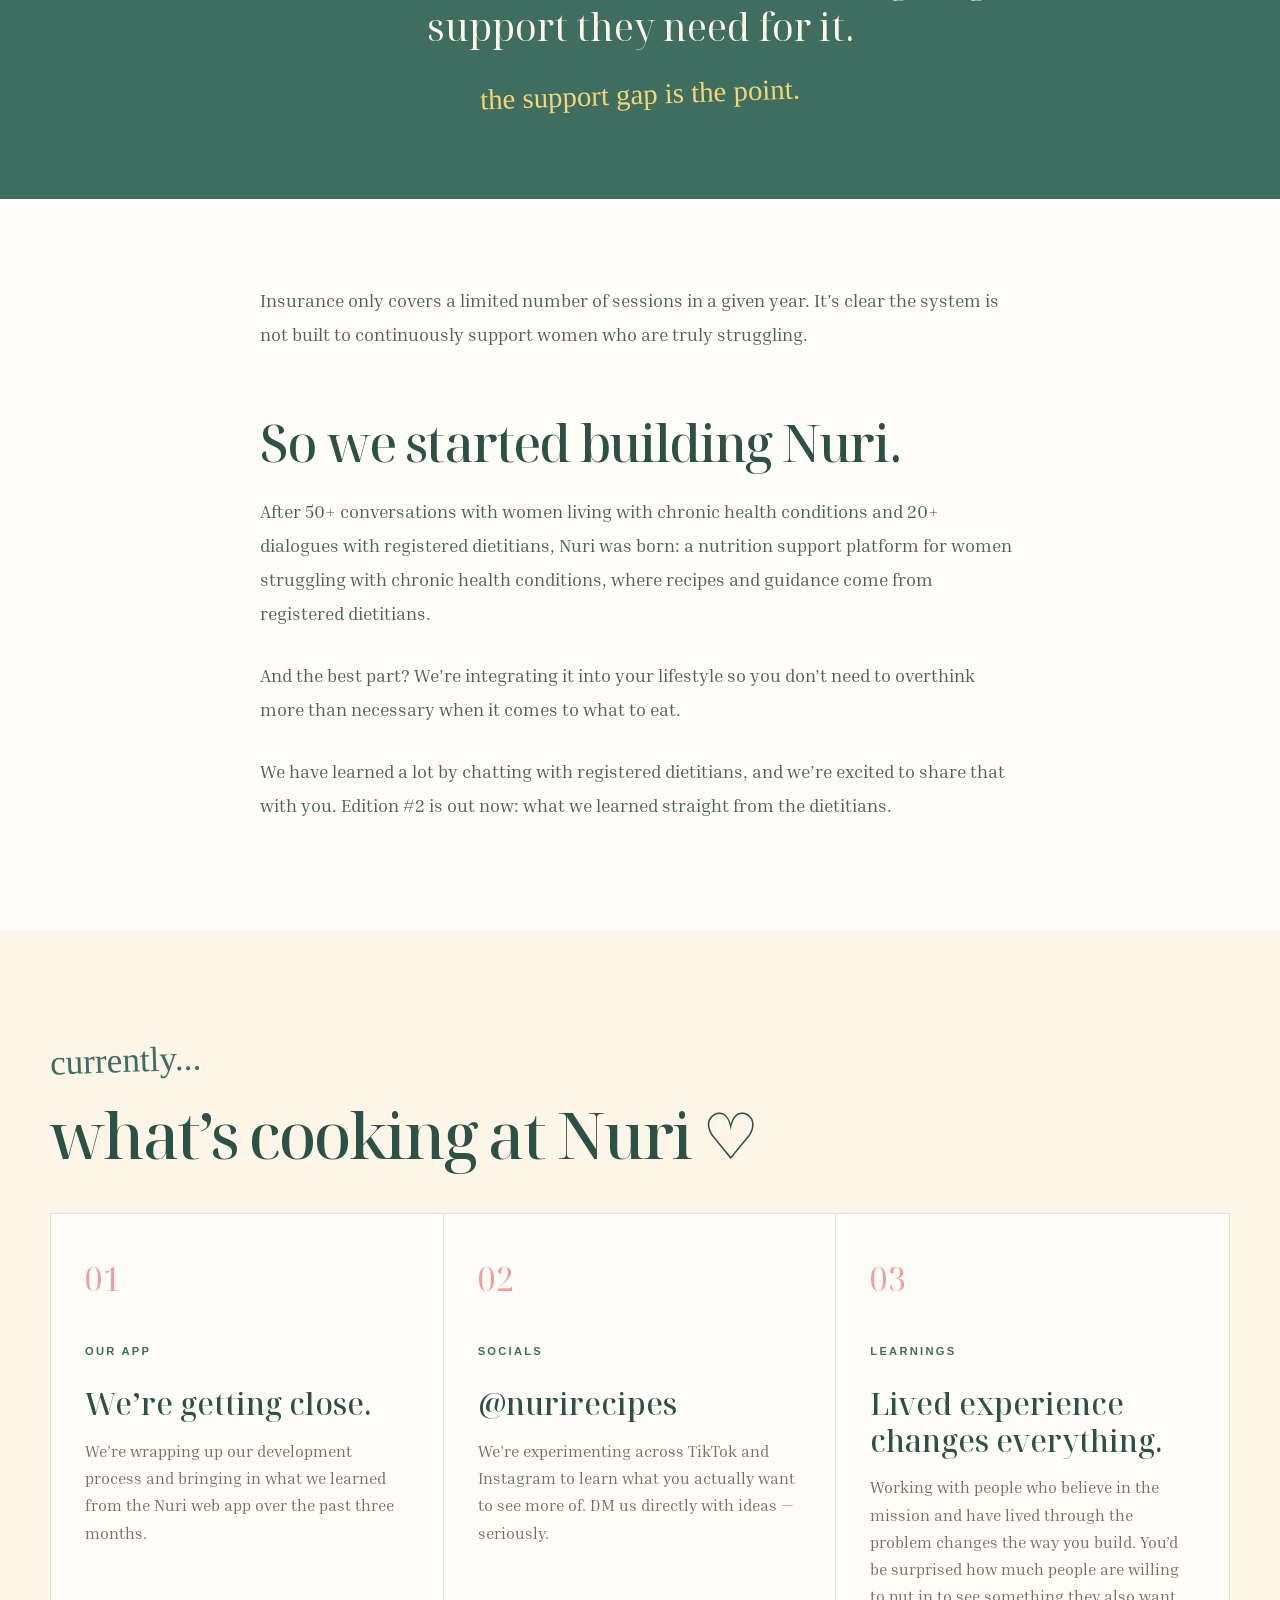
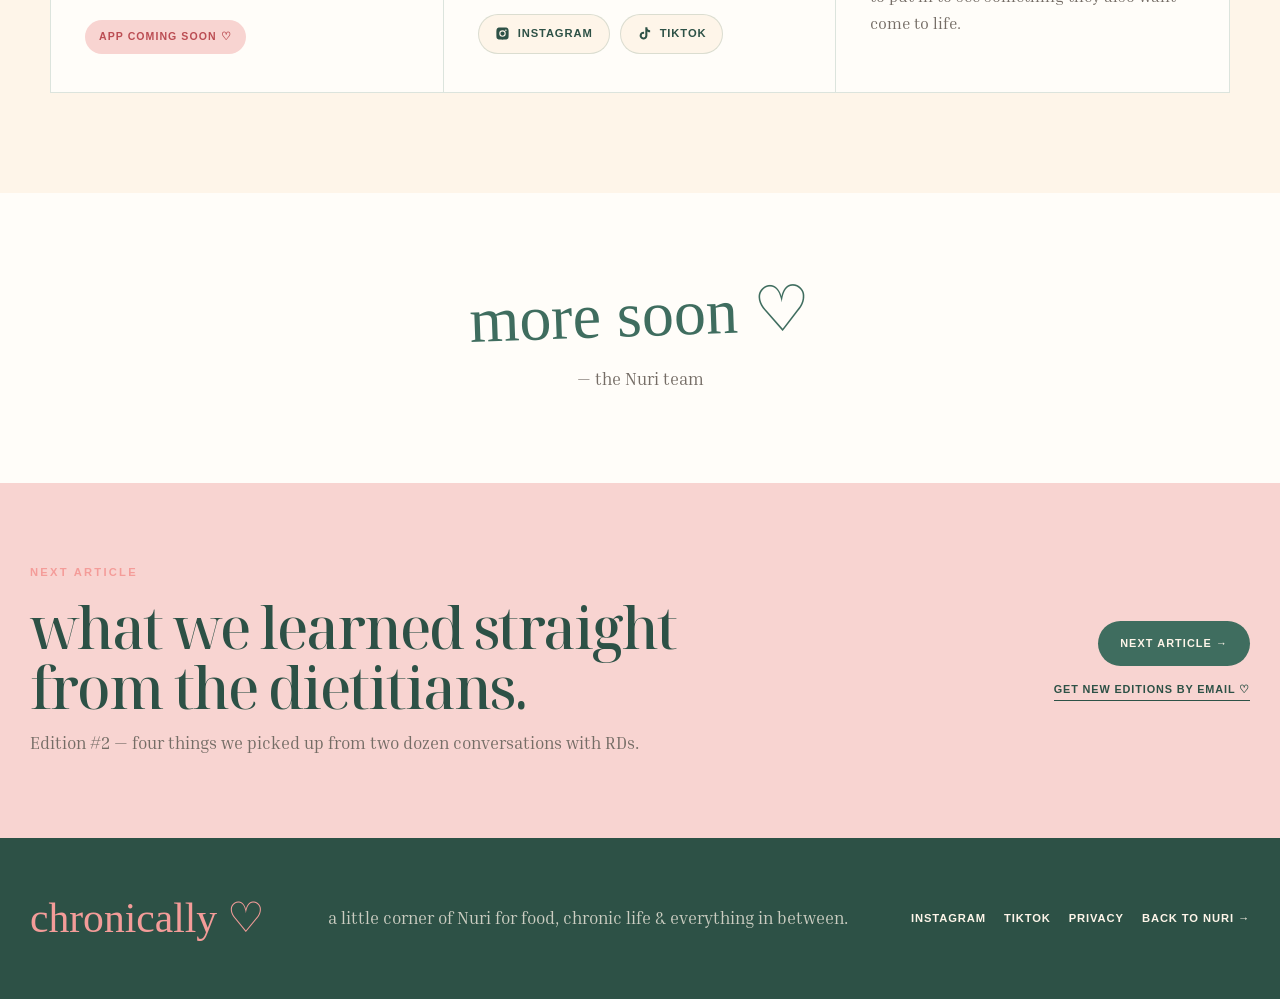
<file: why-are-we-building-a-recipe-app.html>
<!DOCTYPE html>
<html lang="en">
<head>
  <meta charset="UTF-8">
  <meta name="viewport" content="width=device-width, initial-scale=1.0">
  <title>Why are we building a recipe app? — Chronically by Nuri</title>
  <meta name="description" content="Why Nuri is building a nutrition support platform for women managing chronic health conditions — and why the problem was never a lack of recipes.">
  <link rel="stylesheet" href="./chronically.css">
  <link rel="icon" type="image/png" href="./assets/nuri-icon.png">
<link rel="apple-touch-icon" href="./assets/nuri-icon.png">
<meta name="theme-color" content="#FAF6F0">
</head>
<body>
  <div class="announcement-bar"><p>nutrition, chronic life & everything in between ♡</p></div>

  <header class="site-header">
    <nav class="navbar article-navbar">
      <a href="./index.html" class="nuri-logo-link" aria-label="Go back to Nuri">
        <img src="./assets/NURI_WORDMARK.png" alt="Nuri" class="nuri-logo-img">
      </a>
      <div class="nav-links">
        <a href="./chronically.html">Chronically</a>
        <a href="./chronically.html#latest">Latest</a>
        <a href="./chronically.html#topics">Topics</a>
        <a href="./chronically.html#subscribe">Subscribe</a>
      </div>
      <a href="./chronically.html#subscribe" class="nav-cta">Join Chronically ♡</a>
    </nav>
  </header>

  <main class="article-page">
    <section class="article-hero">
      <div class="article-hero-inner">
        <a class="article-back" href="./chronically.html">← back to chronically</a>
        <p class="article-category article-hero-category">NURI NOTES</p>
        <h1>Why are we building a recipe app?</h1>
        <p class="article-deck">There definitely isn’t a shortage of recipes online. The problem is knowing what actually makes sense for your body — especially when you’re navigating a chronic health condition.</p>
        <div class="article-byline">
          <span>By the Nuri team</span>
          <span>Edition #1</span>
          <span>~7 min read</span>
        </div>
      </div>
    </section>

    <section class="article-cover-section">
      <div class="article-cover-wrap">
        <div class="article-cover-frame">
          <img src="./assets/article-nuri.jpg" alt="Behind the scenes at Nuri">
        </div>
        <div class="article-cover-note">the problem was never<br>“not enough recipes” ♡</div>
        <div class="article-cover-sticker">FOUNDERS' NOTE ✦</div>
      </div>
    </section>

    <article class="article-body">
      <div class="article-prose">
        <p class="article-lede">Between TikTok viral recipes, Instagram food reels, and independent chefs creating content every day, there definitely isn’t a shortage of recipes online. So why are we building another one?</p>

        <p>I was diagnosed with PCOS when I was just 16 years old, in a country that didn’t have the most information on PCOS as a condition. I was told that beyond potentially making it harder for me to carry a child when I wanted to, it was a primary cause of my acne and sudden weight gain.</p>

        <p>At the time, all of this didn’t bother me that much. I had no plans of being a mother and knew I was going through puberty. What I didn’t know was that I would be on a 10-year journey attempting nearly every diet you can name: low carb, no carb, keto, pescatarianism, calorie counting — whatever I heard might be beneficial for me, I followed almost immediately. Most lasted a few days. The more ambitious ones lasted a couple of months.</p>

        <aside class="article-pullquote">
          <span class="pullquote-script">the part nobody talks about:</span>
          <blockquote>Managing a chronic health condition can be an extremely lonely and isolating journey.</blockquote>
        </aside>

        <p>Here’s the thing that every woman with a chronic health condition has felt: it’s an extremely lonely and isolating journey that is rarely talked about or understood by people who live without needing to manage one. Even when I discovered that close friends struggled with some of the same conditions, the conversation usually stopped at the diagnosis. No one really knew how to deal with it. Everyone was just trying to figure out what worked for them.</p>

        <p>Somehow, even with so many women living with PCOS, no one really knew how to navigate it.</p>

        <h2>Then I finally felt what support could look like.</h2>

        <p>I found out what that safety actually felt like when I finally saw a registered dietitian a year ago, for the few sessions my insurance covered. Shoutout to Annie &lt;3. She knew the science behind why my eating behaviors were the way they were, gave me recipes to actually try, and for the first time I felt like someone was on my side — helping me navigate my relationship with food and support my PCOS journey.</p>

        <p>Then my sessions ran out.</p>

        <p>When I looked into paying out of pocket to keep going, it was over $200 a session. So I went back to figuring it out on my own.</p>

        <div class="article-highlight">
          <p class="article-highlight-label">THE REAL “WHAT DO I EAT?” PROBLEM</p>
          <p>The problem was never the lack of recipes. I had access to more recipes than I could cook in a lifetime. What I didn’t have was any way of knowing whether what I was doing was actually right for me.</p>
        </div>

        <p>Every plan I came up with to reverse my PCOS came with the same questions: <em>Is this right for me? Is it working? Am I about to waste another two months and find out it doesn’t?</em></p>

        <h2>And then there were two of us asking the same question.</h2>

        <p>Fast forward to 2018, on the first day of college orientation, Malaika and I met. In the years we’ve known each other, we continued to bond over wellness, diet, and everything we tried in order to be and feel healthier.</p>

        <p>Only in the last year did I learn more about her chronic health condition, which required a low-inflammatory diet. That led to the same conversation over and over again: why isn’t there a place for women like us — managing conditions that cannot simply be cured — to get food and nutrition information we can actually trust, and fit it into our lives without letting it completely take over?</p>
      </div>

      <section class="article-stat-break" aria-label="Nuri mission statistic">
        <div class="article-stat-inner">
          <span class="article-stat-number">1.1B</span>
          <p>women globally are diagnosed with a chronic condition, without the ongoing support they need for it.</p>
          <span class="article-stat-note">the support gap is the point.</span>
        </div>
      </section>

      <div class="article-prose article-prose-after-stat">
        <p>Insurance only covers a limited number of sessions in a given year. It’s clear the system is not built to continuously support women who are truly struggling.</p>

        <h2>So we started building Nuri.</h2>

        <p>After 50+ conversations with women living with chronic health conditions and 20+ dialogues with registered dietitians, Nuri was born: a nutrition support platform for women struggling with chronic health conditions, where recipes and guidance come from registered dietitians.</p>

        <p>And the best part? We’re integrating it into your lifestyle so you don’t need to overthink more than necessary when it comes to what to eat.</p>

        <p>We have learned a lot by chatting with registered dietitians, and we’re excited to share that with you. Edition #2 is out now: <a href="./what-we-learned-from-dietitians.html">what we learned straight from the dietitians</a>.</p>
      </div>

      <section class="whats-cooking" id="whats-cooking">
        <div class="whats-cooking-heading">
          <span class="handwritten-label">currently...</span>
          <h2>what’s cooking at Nuri ♡</h2>
        </div>
        <div class="whats-cooking-grid">
          <article>
            <span class="roundup-number">01</span>
            <span class="roundup-type">OUR APP</span>
            <h3>We’re getting close.</h3>
            <p>We’re wrapping up our development process and bringing in what we learned from the Nuri web app over the past three months.</p>
            <span class="coming-soon-label">App coming soon ♡</span>
          </article>
          <article>
            <span class="roundup-number">02</span>
            <span class="roundup-type">SOCIALS</span>
            <h3>@nurirecipes</h3>
            <p>We’re experimenting across TikTok and Instagram to learn what you actually want to see more of. DM us directly with ideas — seriously.</p>
            <div class="social-row">
              <a class="social-pill" href="https://www.instagram.com/nurirecipes/" target="_blank" rel="noopener noreferrer"><svg viewBox="0 0 24 24" aria-hidden="true"><path d="M12 2.2c3.2 0 3.6 0 4.8.1 1.2.1 1.8.2 2.2.4.6.2 1 .5 1.4.9.4.4.7.8.9 1.4.2.4.4 1 .4 2.2.1 1.3.1 1.6.1 4.8s0 3.6-.1 4.8c-.1 1.2-.2 1.8-.4 2.2-.2.6-.5 1-.9 1.4-.4.4-.8.7-1.4.9-.4.2-1 .4-2.2.4-1.3.1-1.6.1-4.8.1s-3.6 0-4.8-.1c-1.2-.1-1.8-.2-2.2-.4-.6-.2-1-.5-1.4-.9-.4-.4-.7-.8-.9-1.4-.2-.4-.4-1-.4-2.2C2.2 15.6 2.2 15.2 2.2 12s0-3.6.1-4.8c.1-1.2.2-1.8.4-2.2.2-.6.5-1 .9-1.4.4-.4.8-.7 1.4-.9.4-.2 1-.4 2.2-.4C8.4 2.2 8.8 2.2 12 2.2zm0 4.6a5.2 5.2 0 1 0 0 10.4 5.2 5.2 0 0 0 0-10.4zm0 8.6a3.4 3.4 0 1 1 0-6.8 3.4 3.4 0 0 1 0 6.8zm5.4-9.9a1.2 1.2 0 1 0 0 2.4 1.2 1.2 0 0 0 0-2.4z"/></svg>Instagram</a>
              <a class="social-pill" href="https://www.tiktok.com/@nurirecipes" target="_blank" rel="noopener noreferrer"><svg viewBox="0 0 24 24" aria-hidden="true"><path d="M16.6 2h-3.3v13.4a2.9 2.9 0 1 1-2-2.8V9.2a6.2 6.2 0 1 0 5.3 6.2V8.6a7.6 7.6 0 0 0 4.4 1.4V6.7a4.4 4.4 0 0 1-4.4-4.4z"/></svg>TikTok</a>
            </div>
          </article>
          <article>
            <span class="roundup-number">03</span>
            <span class="roundup-type">LEARNINGS</span>
            <h3>Lived experience changes everything.</h3>
            <p>Working with people who believe in the mission and have lived through the problem changes the way you build. You’d be surprised how much people are willing to put in to see something they also want come to life.</p>
          </article>
        </div>
      </section>

      <section class="article-signoff">
        <p class="article-signoff-script">more soon ♡</p>
        <p>— the Nuri team</p>
      </section>
    </article>

    <section class="article-next">
      <div class="section-container article-next-inner">
        <div>
          <p class="section-kicker">NEXT ARTICLE</p>
          <h2>what we learned straight from the dietitians.</h2>
          <p>Edition #2 — four things we picked up from two dozen conversations with RDs.</p>
        </div>
        <div class="article-next-actions">
          <a href="./what-we-learned-from-dietitians.html" class="nav-cta">Next article →</a>
          <a href="./chronically.html#subscribe" class="article-next-secondary">Get new editions by email ♡</a>
        </div>
      </div>
    </section>
  </main>

  <footer class="article-footer">
    <div class="section-container article-footer-inner">
      <a href="./chronically.html" class="article-footer-brand">chronically ♡</a>
      <p>a little corner of Nuri for food, chronic life & everything in between.</p>
      <div class="article-footer-social">
        <a href="https://www.instagram.com/nurirecipes/" target="_blank" rel="noopener noreferrer">Instagram</a>
        <a href="https://www.tiktok.com/@nurirecipes" target="_blank" rel="noopener noreferrer">TikTok</a>
        <a href="./privacy.html">Privacy</a>
        <a href="./index.html">back to Nuri →</a>
      </div>
    </div>
  </footer>
</body>
</html>
</file>
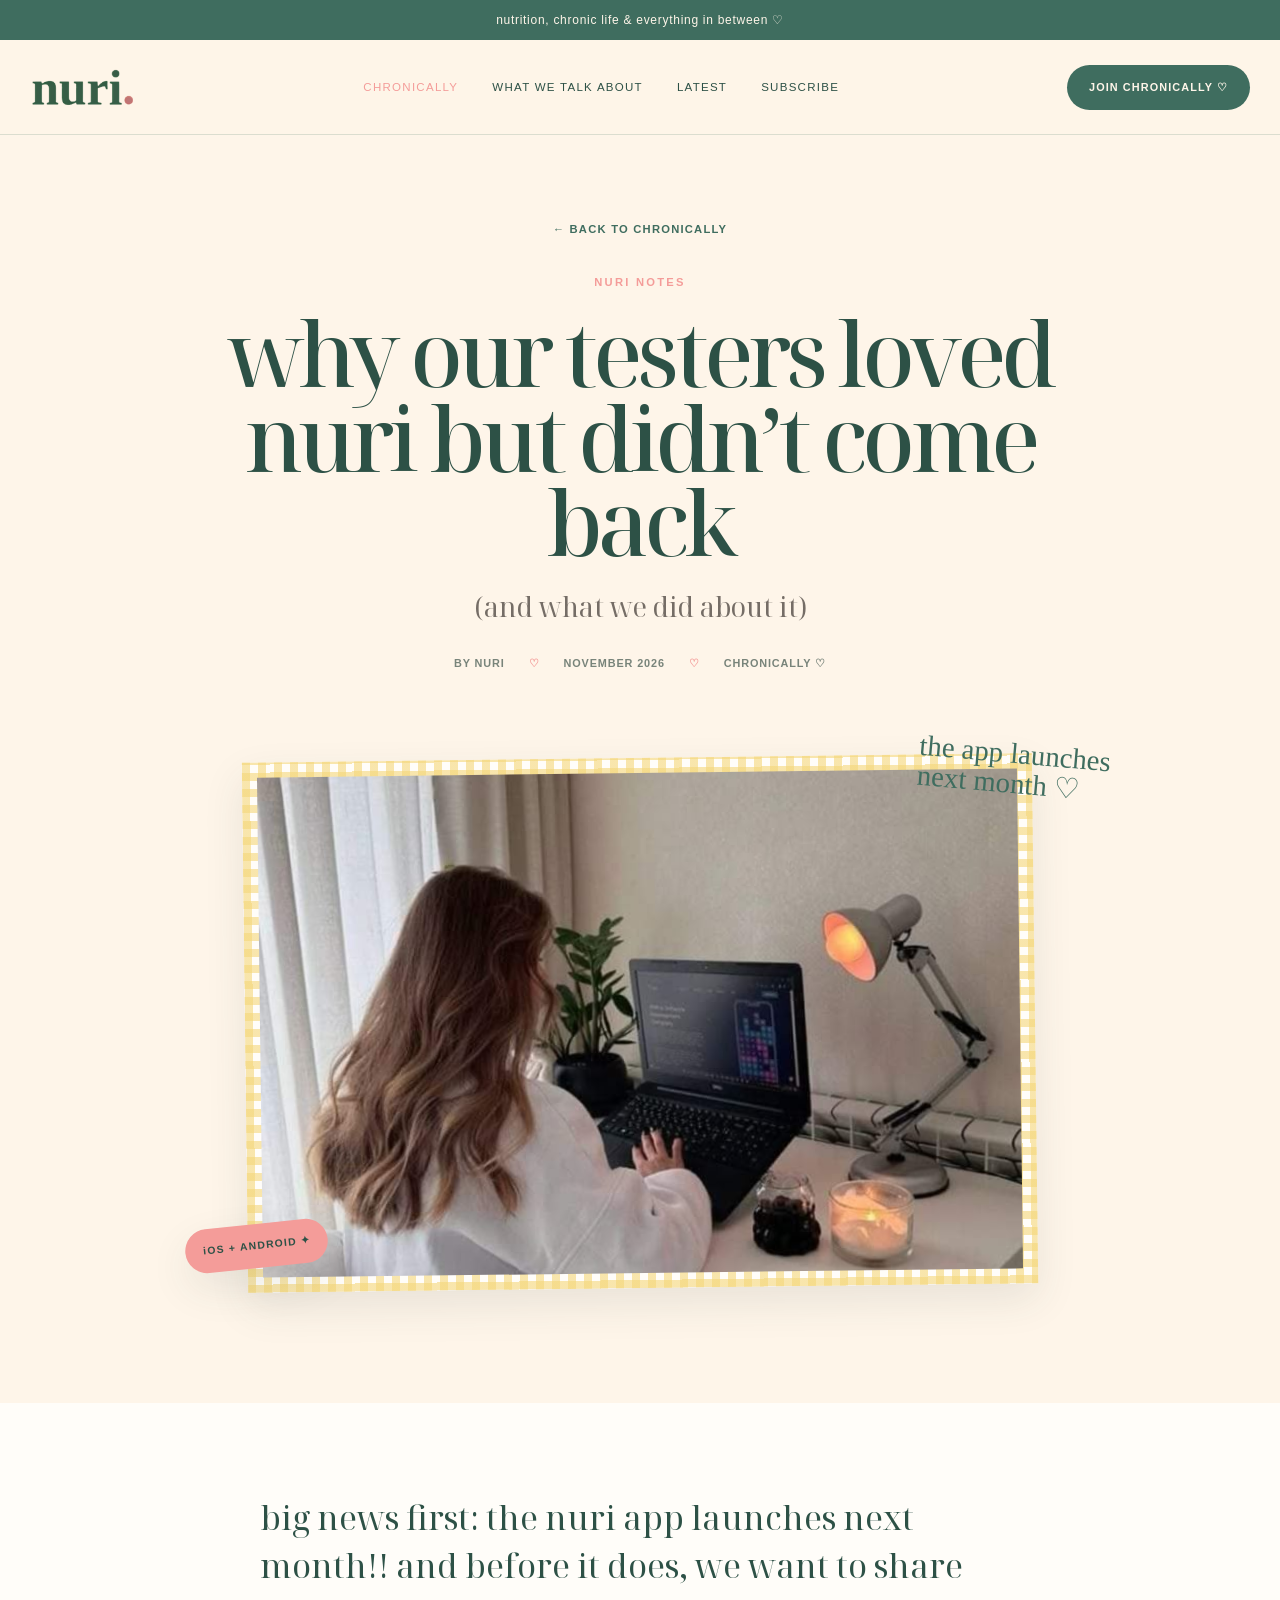
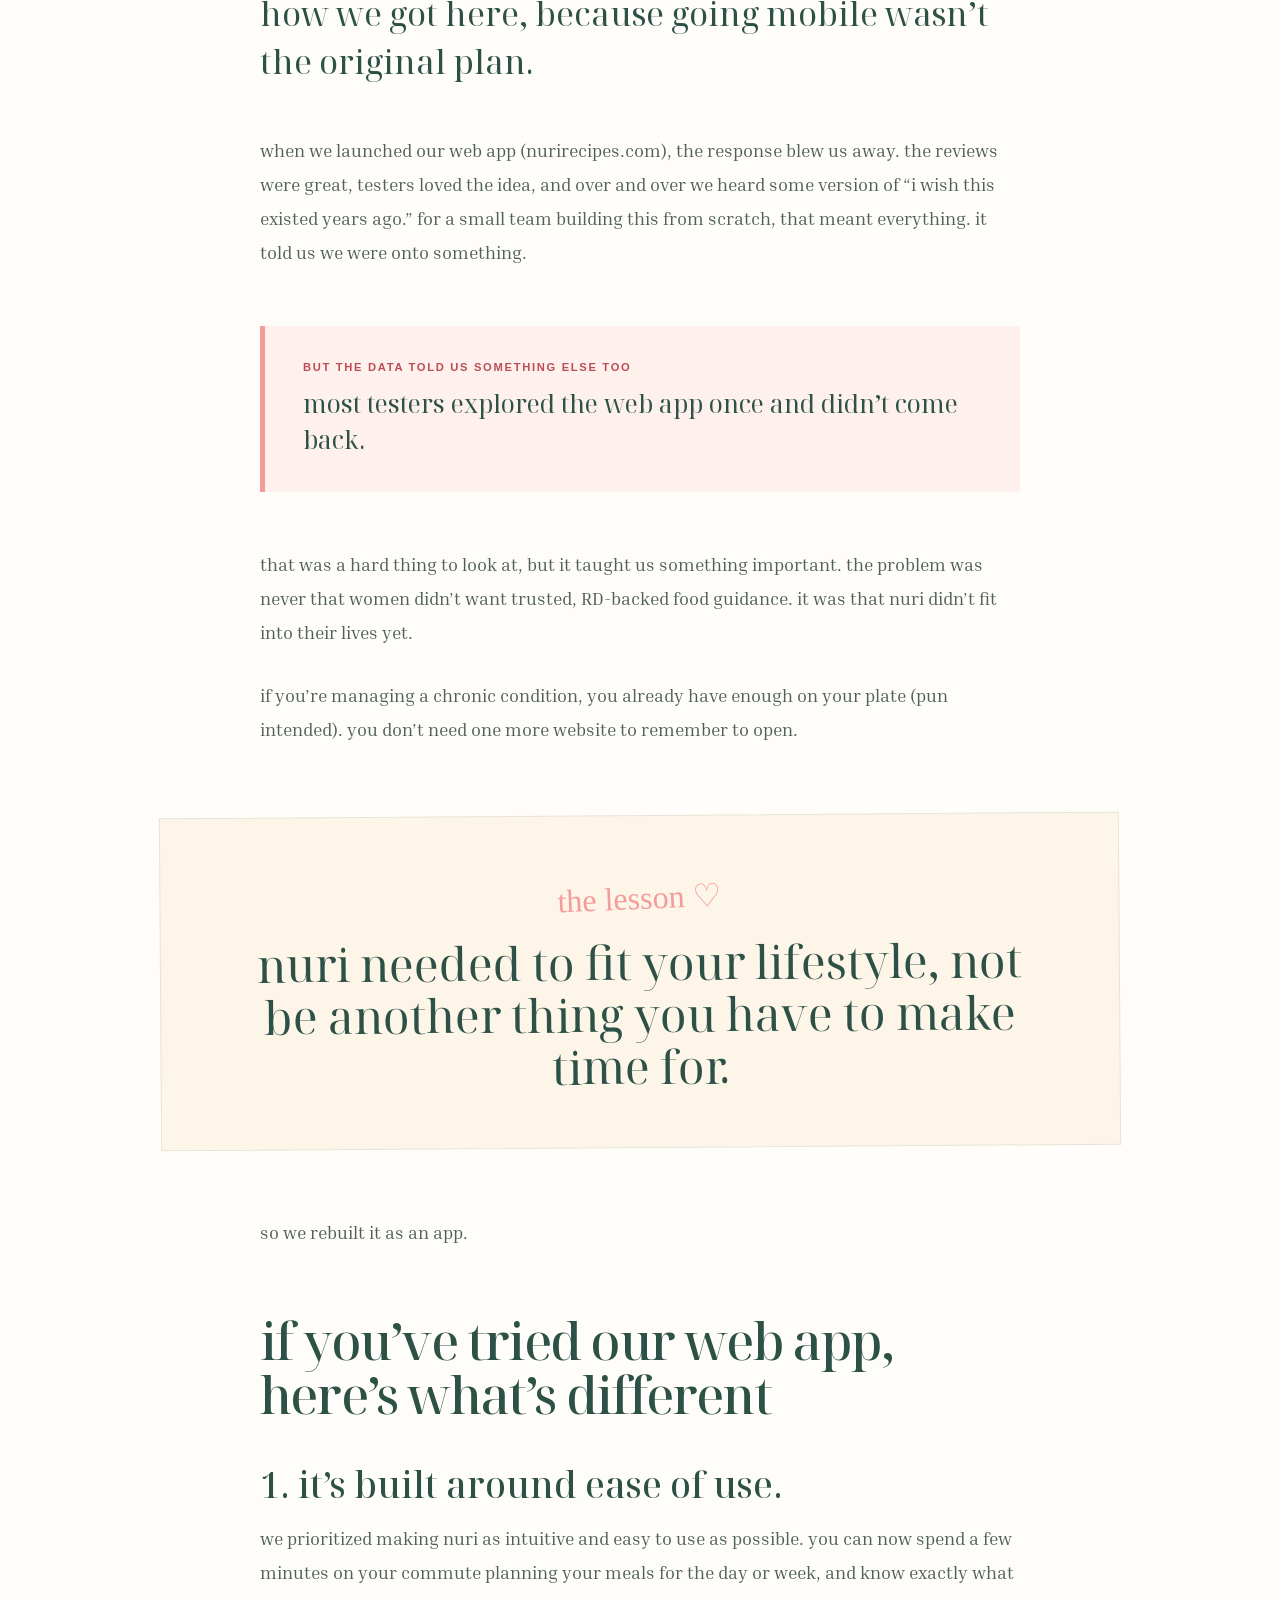
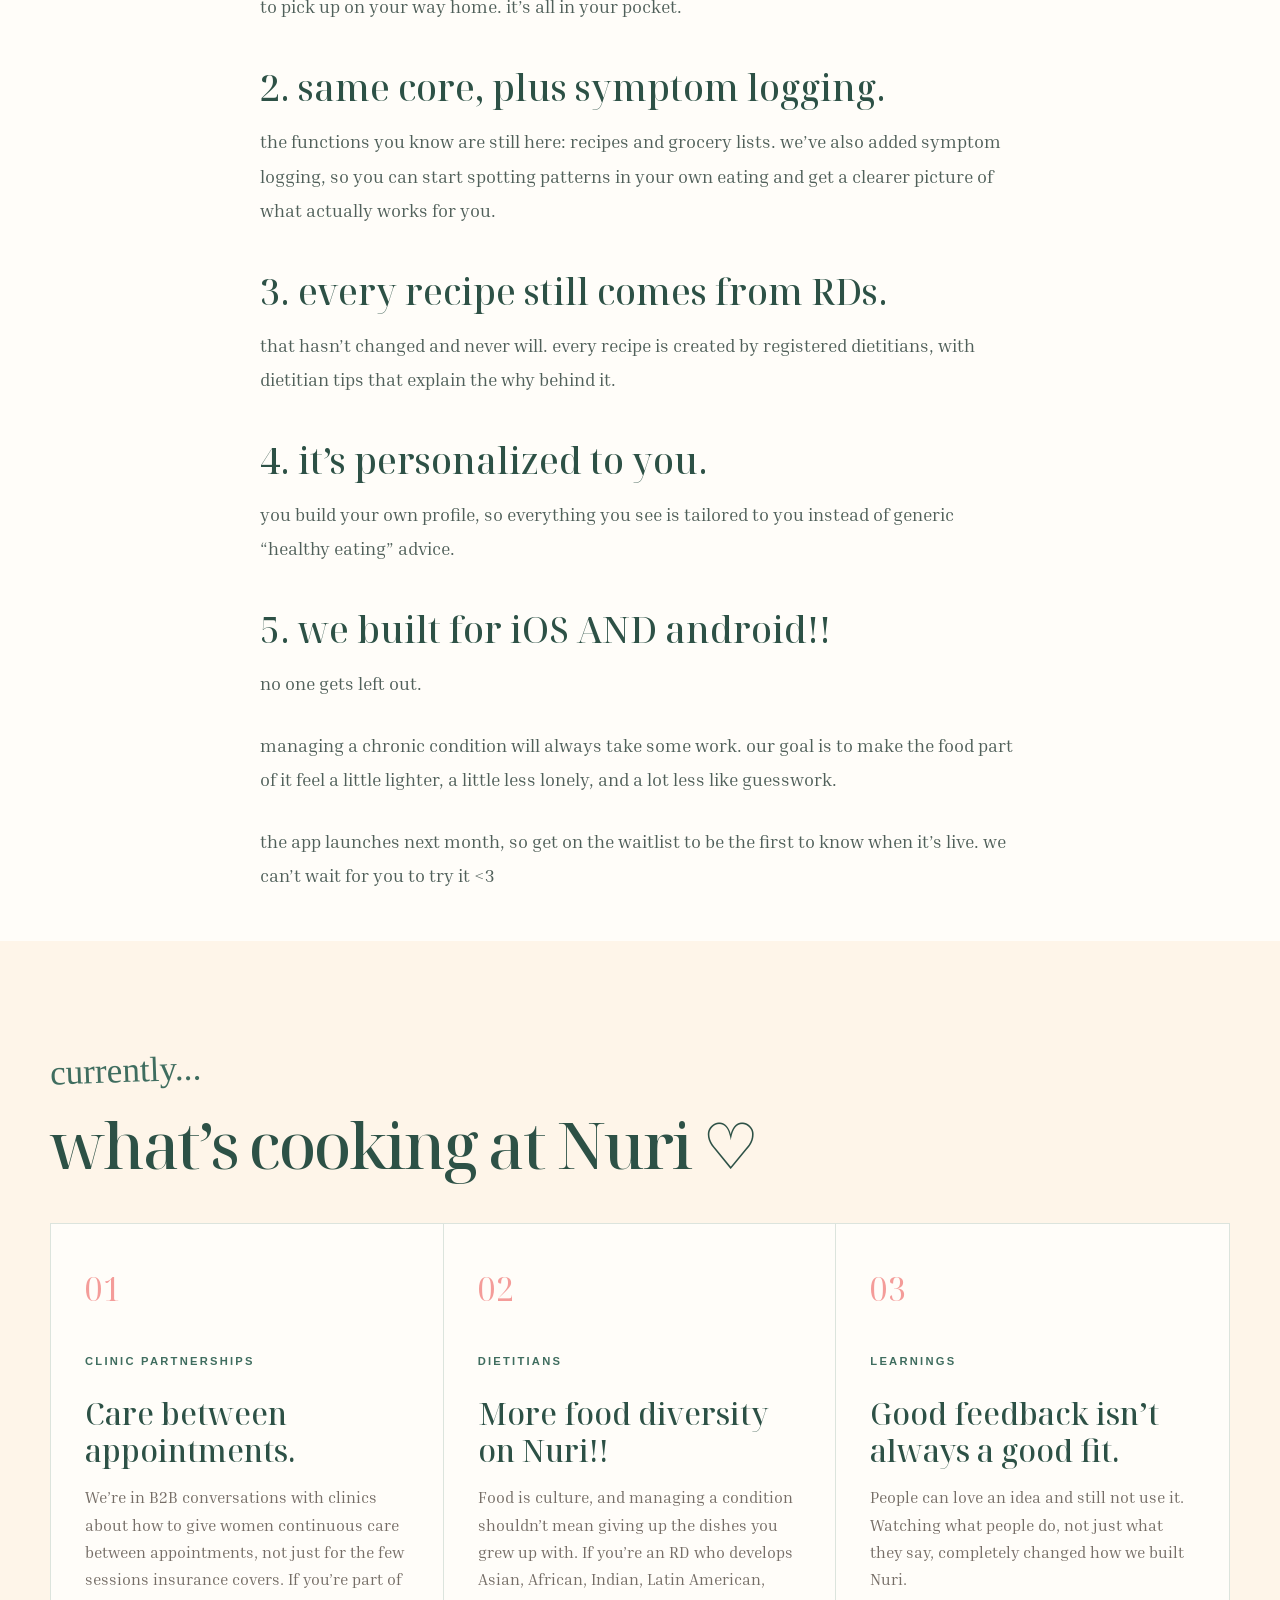
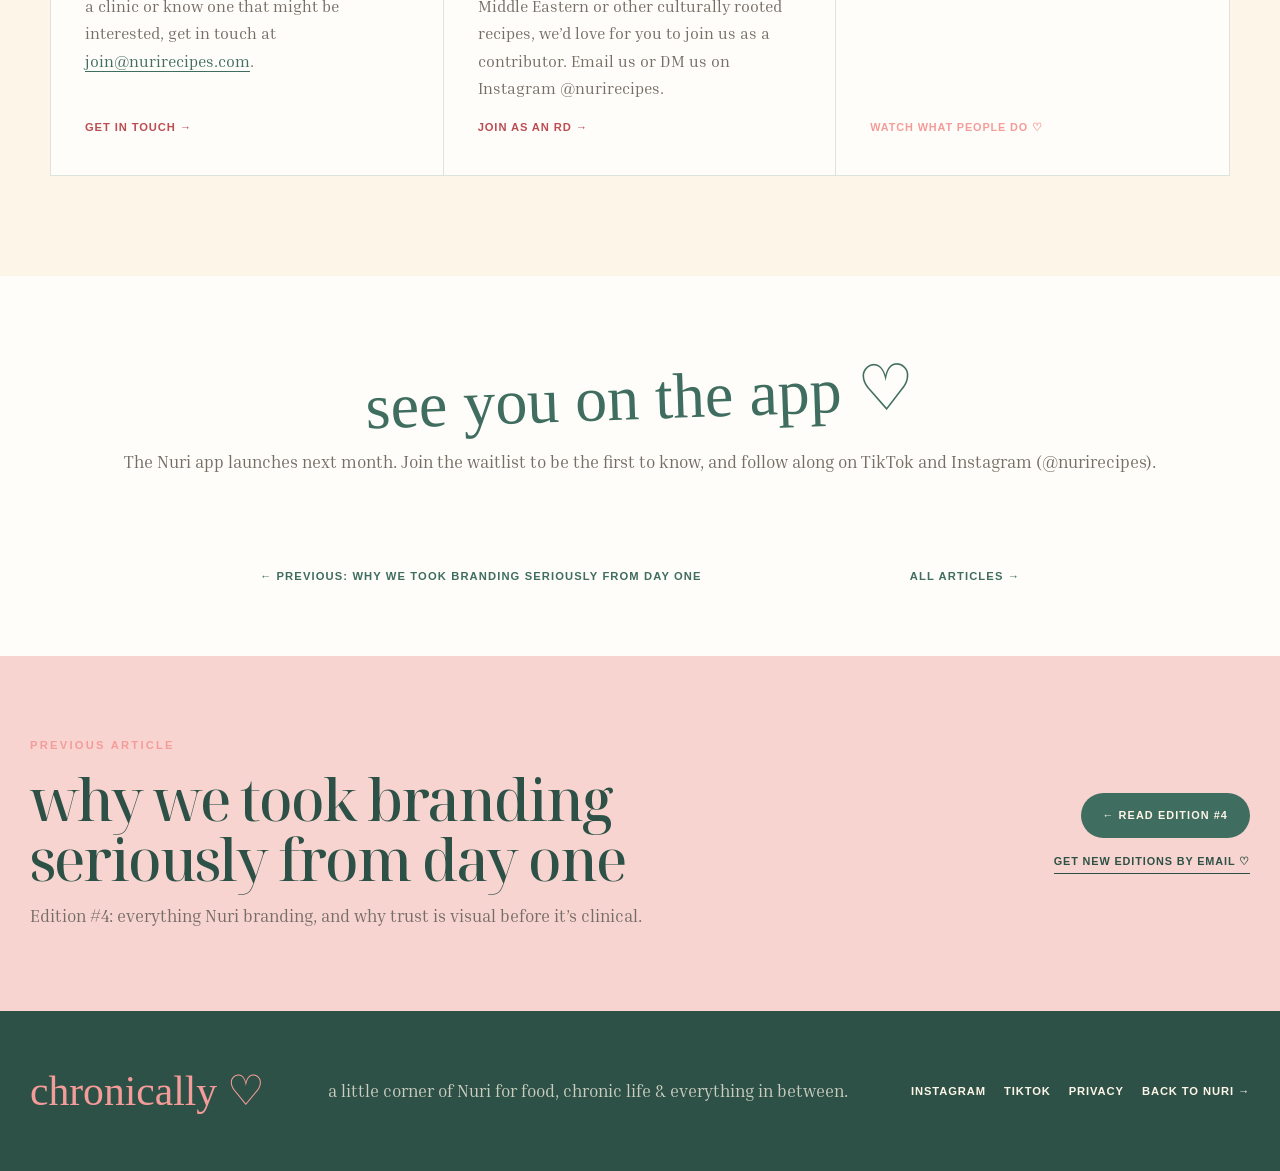
<file: why-our-testers-didnt-come-back.html>
<!DOCTYPE html>

<html lang="en">

<head>

    <meta charset="UTF-8">

    <meta name="viewport" content="width=device-width, initial-scale=1.0">

    <title>Why Our Testers Loved Nuri But Didn’t Come Back | Chronically by Nuri</title>

    <meta
        name="description"
        content="The Nuri app launches next month. Here’s why we rebuilt Nuri as an app, and what changed after our web app testers loved the idea but didn’t come back."
    >

    <link rel="canonical" href="https://nurirecipes.com/why-our-testers-didnt-come-back">
    <meta property="og:type" content="article">
    <meta property="og:title" content="Why Our Testers Loved Nuri But Didn’t Come Back | Chronically by Nuri">
    <meta property="og:description" content="The Nuri app launches next month. Here’s why we rebuilt Nuri as an app, and what’s different.">
    <meta property="og:url" content="https://nurirecipes.com/why-our-testers-didnt-come-back">
    <meta property="og:image" content="https://nurirecipes.com/assets/chronically-5-app.jpg">
    <meta name="twitter:card" content="summary_large_image">

    <link rel="stylesheet" href="./chronically.css">

    <link
        rel="icon"
        type="image/png"
        href="./assets/nuri-icon.png"
    >
    <link rel="apple-touch-icon" href="./assets/nuri-icon.png">
    <meta name="theme-color" content="#FAF6F0">

</head>


<body class="article-page">


    <!-- ANNOUNCEMENT BAR -->
    <div class="announcement-bar">
        <p>
            nutrition, chronic life & everything in between ♡
        </p>
    </div>


    <!-- NAVIGATION -->
    <header class="site-header">

        <nav class="navbar article-navbar">

            <a
                href="./index.html"
                class="nuri-logo-link"
                aria-label="Go back to Nuri"
            >

                <img
                    src="./assets/NURI_WORDMARK.png"
                    alt="Nuri"
                    class="nuri-logo-img"
                >

            </a>


            <div class="nav-links">

                <a href="./chronically.html">
                    Chronically
                </a>

                <a href="./chronically.html#topics">
                    What We Talk About
                </a>

                <a href="./chronically.html#latest">
                    Latest
                </a>

                <a href="./chronically.html#subscribe">
                    Subscribe
                </a>

            </div>


            <a
                href="./chronically.html#subscribe"
                class="nav-cta"
            >
                Join Chronically ♡
            </a>

        </nav>

    </header>



    <main>


        <!-- ARTICLE HERO -->
        <section class="article-hero">

            <div class="article-hero-inner">

                <a
                    href="./chronically.html"
                    class="article-back"
                >
                    ← back to chronically
                </a>


                <p class="article-category article-hero-category">
                    NURI NOTES
                </p>


                <h1>
                    why our testers loved nuri but didn’t come back
                </h1>


                <p class="article-deck">
                    (and what we did about it)
                </p>


                <div class="article-byline">

                    <span>BY NURI</span>

                    <span>NOVEMBER 2026</span>

                    <span>CHRONICALLY ♡</span>

                </div>

            </div>

        </section>


        <!-- ARTICLE COVER -->
        <section class="article-cover-section">

            <div class="article-cover-wrap">

                <div class="article-cover-frame">

                    <img
                        src="./assets/chronically-5-app.jpg"
                        alt="Chronically edition #5: why our testers loved nuri but didn’t come back. Nuri had to fit into your life, not be one more thing to open."
                    >

                </div>


                <div class="article-cover-note">
                    the app launches<br>next month ♡
                </div>


                <div class="article-cover-sticker">
                    iOS + ANDROID ✦
                </div>

            </div>

        </section>


<section class="article-body">

    <article class="article-prose">

        <p class="article-lede">
            big news first: the nuri app launches next month!! and before it does,
            we want to share how we got here, because going mobile wasn’t the
            original plan.
        </p>

        <p>
            when we launched our web app (nurirecipes.com), the response blew us
            away. the reviews were great, testers loved the idea, and over and over
            we heard some version of “i wish this existed years ago.” for a small
            team building this from scratch, that meant everything. it told us we
            were onto something.
        </p>

        <div class="article-highlight">
            <p class="article-highlight-label">BUT THE DATA TOLD US SOMETHING ELSE TOO</p>
            <p>
                most testers explored the web app once and didn’t come back.
            </p>
        </div>

        <p>
            that was a hard thing to look at, but it taught us something important.
            the problem was never that women didn’t want trusted, RD-backed food
            guidance. it was that nuri didn’t fit into their lives yet.
        </p>

        <p>
            if you’re managing a chronic condition, you already have enough on your
            plate (pun intended). you don’t need one more website to remember to
            open.
        </p>

        <div class="article-pullquote">
            <span class="pullquote-script">the lesson ♡</span>
            <blockquote>nuri needed to fit your lifestyle, not be another thing you have to make time for.</blockquote>
        </div>

        <p>
            so we rebuilt it as an app.
        </p>


        <h2>
            if you’ve tried our web app, here’s what’s different
        </h2>


        <h3>
            1. it’s built around ease of use.
        </h3>

        <p>
            we prioritized making nuri as intuitive and easy to use as possible.
            you can now spend a few minutes on your commute planning your meals for
            the day or week, and know exactly what to pick up on your way home.
            it’s all in your pocket.
        </p>


        <h3>
            2. same core, plus symptom logging.
        </h3>

        <p>
            the functions you know are still here: recipes and grocery lists. we’ve
            also added symptom logging, so you can start spotting patterns in your
            own eating and get a clearer picture of what actually works for you.
        </p>


        <h3>
            3. every recipe still comes from RDs.
        </h3>

        <p>
            that hasn’t changed and never will. every recipe is created by
            registered dietitians, with dietitian tips that explain the why behind
            it.
        </p>


        <h3>
            4. it’s personalized to you.
        </h3>

        <p>
            you build your own profile, so everything you see is tailored to you
            instead of generic “healthy eating” advice.
        </p>


        <h3>
            5. we built for iOS AND android!!
        </h3>

        <p>
            no one gets left out.
        </p>


        <p>
            managing a chronic condition will always take some work. our goal is to
            make the food part of it feel a little lighter, a little less lonely,
            and a lot less like guesswork.
        </p>

        <p>
            the app launches next month, so
            <a href="./chronically.html#subscribe">get on the waitlist</a>
            to be the first to know when it’s live. we can’t wait for you to try
            it &lt;3
        </p>

    </article>

        <!-- =====================================================
     WHAT'S COOKING
===================================================== -->

<section class="whats-cooking">

    <div class="whats-cooking-heading">

        <p class="handwritten-label">
            currently...
        </p>

        <h2>
            what’s cooking at Nuri ♡
        </h2>

    </div>


    <div class="whats-cooking-grid">


        <!-- 01 — CLINICS -->
        <article>

            <span class="roundup-number">
                01
            </span>

            <span class="roundup-type">
                CLINIC PARTNERSHIPS
            </span>

            <h3>
                Care between appointments.
            </h3>

            <p>
                We’re in B2B conversations with clinics about how to give women
                continuous care between appointments, not just for the few sessions
                insurance covers. If you’re part of a clinic or know one that might
                be interested, get in touch at
                <a class="inline-email" href="mailto:join@nurirecipes.com">join@nurirecipes.com</a>.
            </p>

            <a href="mailto:join@nurirecipes.com?subject=Nuri%20for%20clinics">
                GET IN TOUCH →
            </a>

        </article>


        <!-- 02 — FOOD DIVERSITY -->
        <article>

            <span class="roundup-number">
                02
            </span>

            <span class="roundup-type">
                DIETITIANS
            </span>

            <h3>
                More food diversity on Nuri!!
            </h3>

            <p>
                Food is culture, and managing a condition shouldn’t mean giving up
                the dishes you grew up with. If you’re an RD who develops Asian,
                African, Indian, Latin American, Middle Eastern or other culturally
                rooted recipes, we’d love for you to join us as a contributor. Email
                us or DM us on Instagram @nurirecipes.
            </p>

            <a href="mailto:join@nurirecipes.com?subject=Becoming%20a%20Nuri%20RD">
                JOIN AS AN RD →
            </a>

        </article>


        <!-- 03 — LEARNINGS -->
        <article>

            <span class="roundup-number">
                03
            </span>

            <span class="roundup-type">
                LEARNINGS
            </span>

            <h3>
                Good feedback isn’t always a good fit.
            </h3>

            <p>
                People can love an idea and still not use it. Watching what people
                do, not just what they say, completely changed how we built Nuri.
            </p>

            <span class="article-tiny-note">
                WATCH WHAT PEOPLE DO ♡
            </span>

        </article>


    </div>

</section>
<div class="article-signoff">

    <p class="article-signoff-script">
        see you on the app ♡
    </p>

    <p>
        The Nuri app launches next month.
        <a href="./chronically.html#subscribe">Join the waitlist</a>
        to be the first to know, and follow along on
        <a href="https://www.tiktok.com/@nurirecipes" target="_blank" rel="noopener noreferrer">TikTok</a>
        and
        <a href="https://www.instagram.com/nurirecipes/" target="_blank" rel="noopener noreferrer">Instagram</a>
        (@nurirecipes).
    </p>

</div>

    <nav class="article-pager" aria-label="More from Chronically">
        <a href="./why-we-took-branding-seriously.html">← previous: why we took branding seriously from day one</a>
        <a href="./chronically.html#latest">all articles →</a>
    </nav>

</section>


        <!-- PREVIOUS ARTICLE -->
        <section class="article-next">

            <div class="section-container article-next-inner">

                <div>
                    <p class="section-kicker">PREVIOUS ARTICLE</p>
                    <h2>why we took branding seriously from day one</h2>
                    <p>Edition #4: everything Nuri branding, and why trust is visual before it’s clinical.</p>
                </div>

                <div class="article-next-actions">
                    <a href="./why-we-took-branding-seriously.html" class="nav-cta">← Read edition #4</a>
                    <a href="./chronically.html#subscribe" class="article-next-secondary">Get new editions by email ♡</a>
                </div>

            </div>

        </section>

    </main>


  <footer class="article-footer">
    <div class="section-container article-footer-inner">
      <a href="./chronically.html" class="article-footer-brand">chronically ♡</a>
      <p>a little corner of Nuri for food, chronic life & everything in between.</p>
      <div class="article-footer-social">
        <a href="https://www.instagram.com/nurirecipes/" target="_blank" rel="noopener noreferrer">Instagram</a>
        <a href="https://www.tiktok.com/@nurirecipes" target="_blank" rel="noopener noreferrer">TikTok</a>
        <a href="./privacy.html">Privacy</a>
        <a href="./index.html">back to Nuri →</a>
      </div>
    </div>
  </footer>

</body>

</html>
</file>
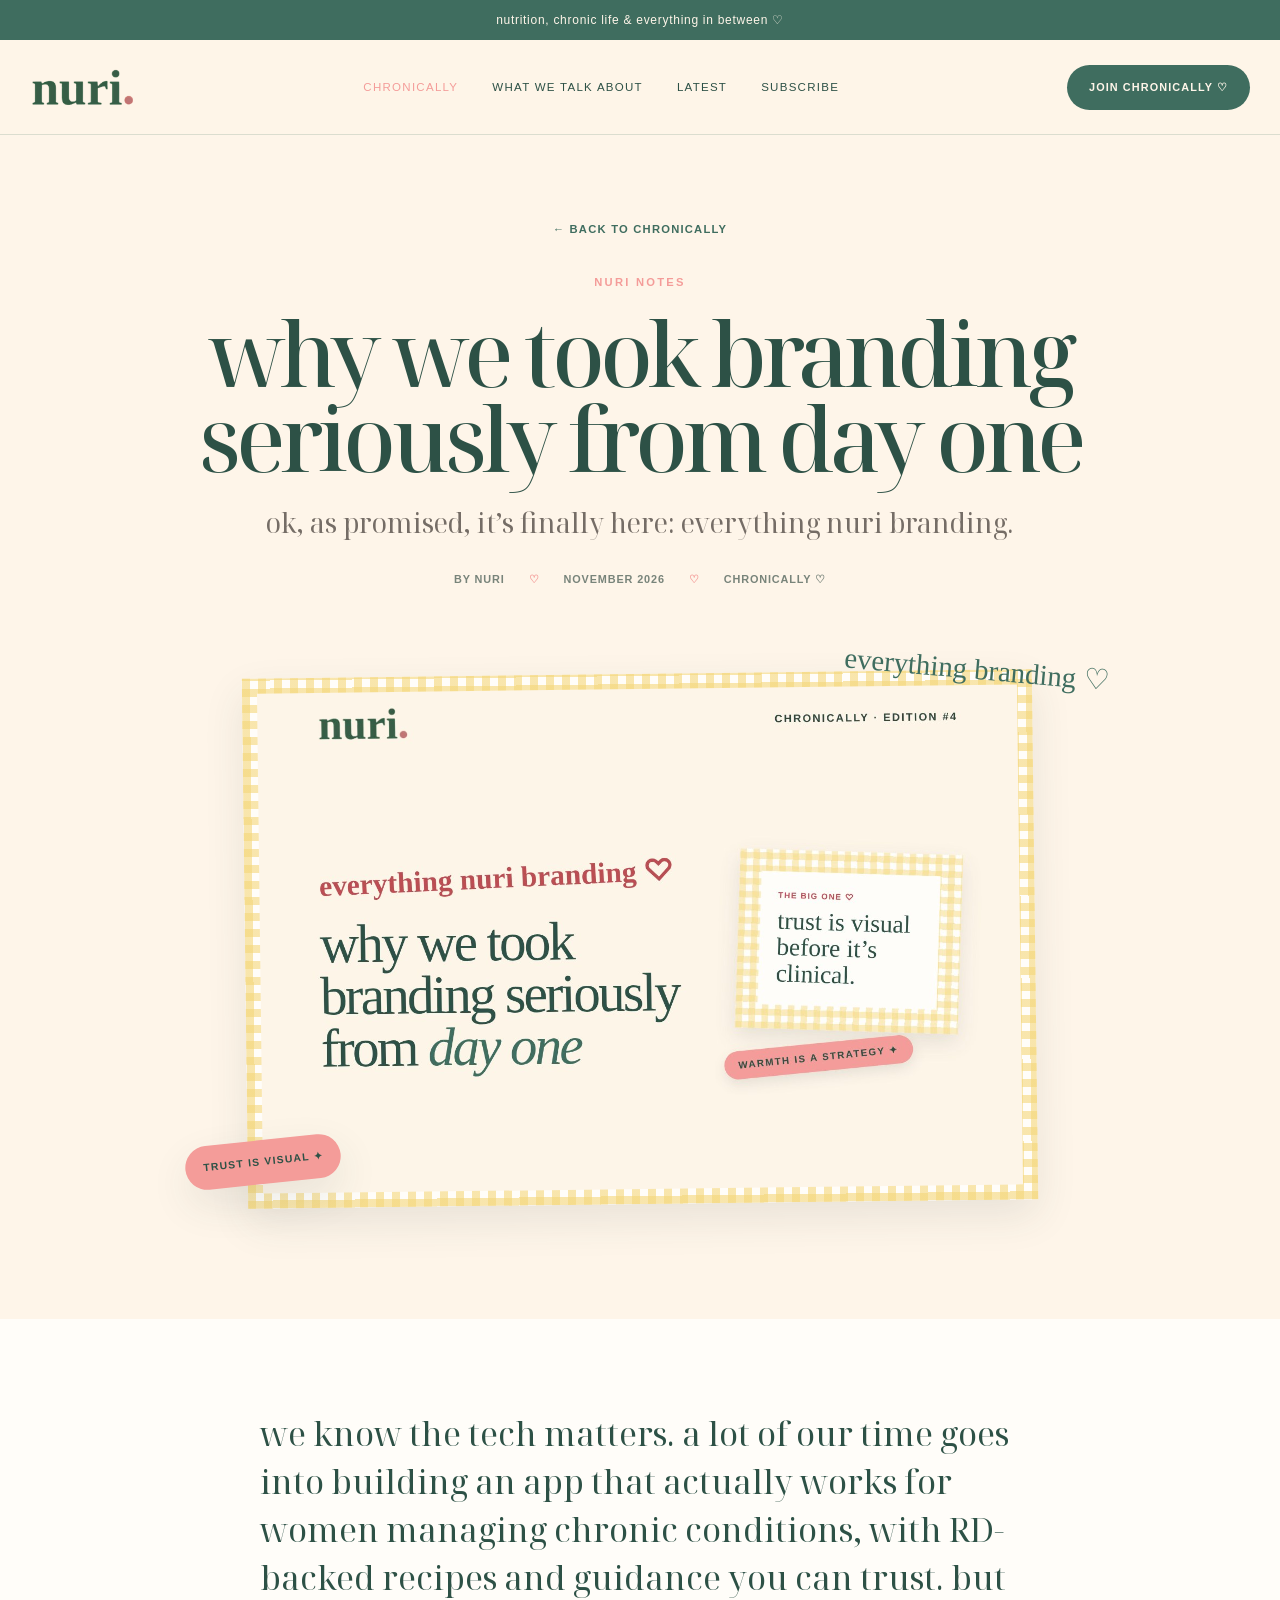
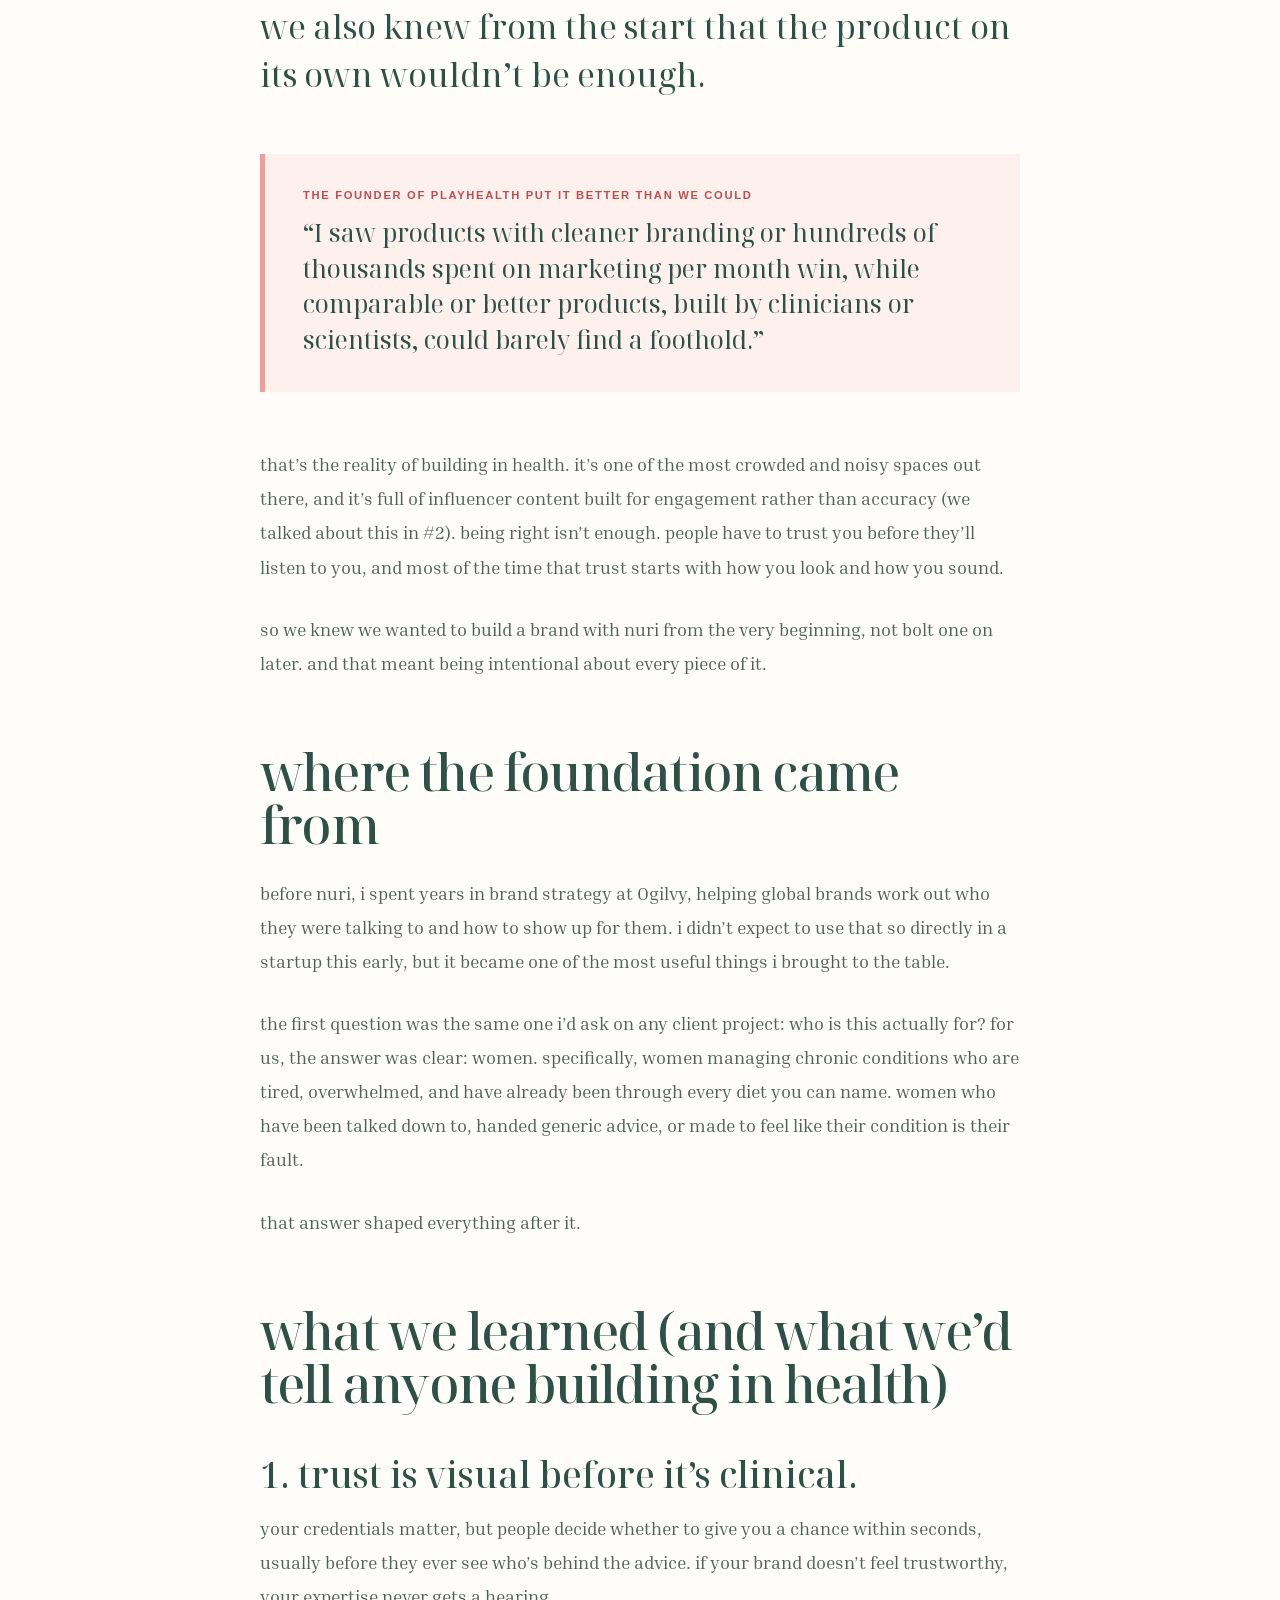
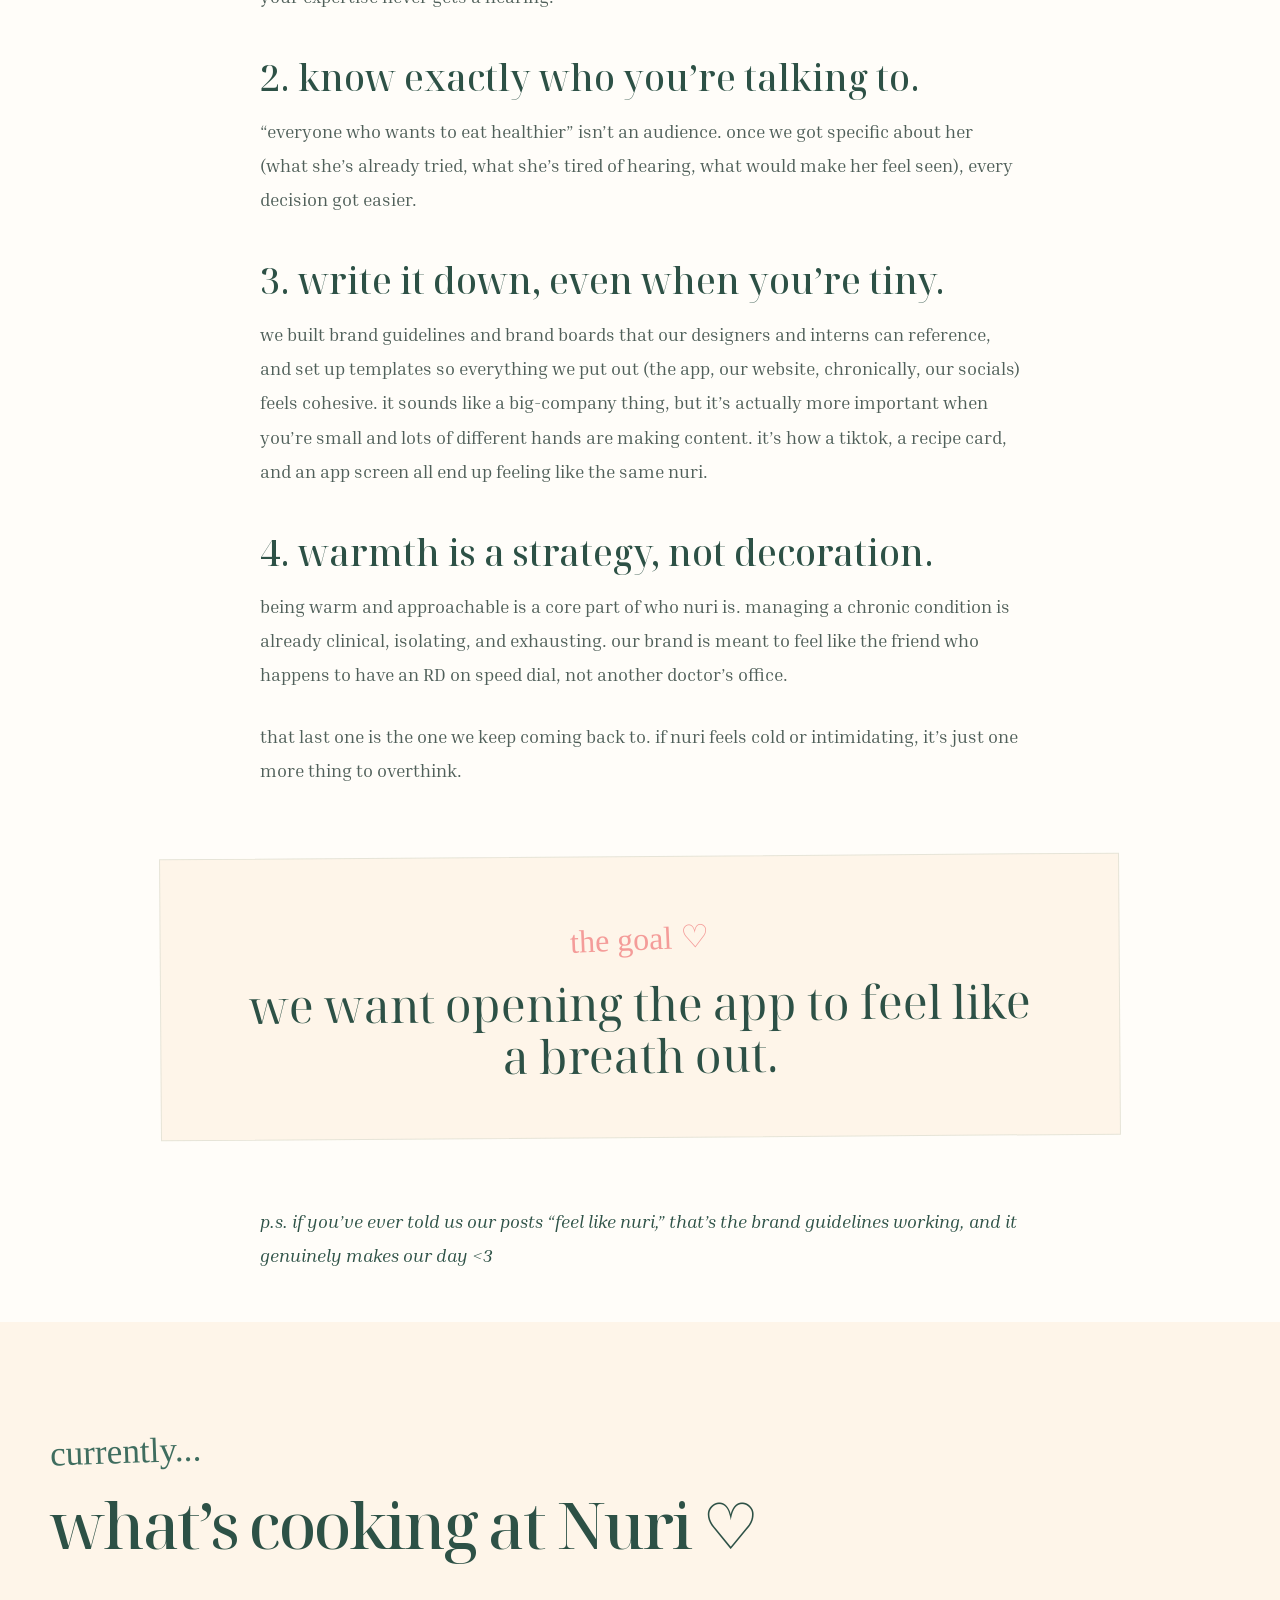
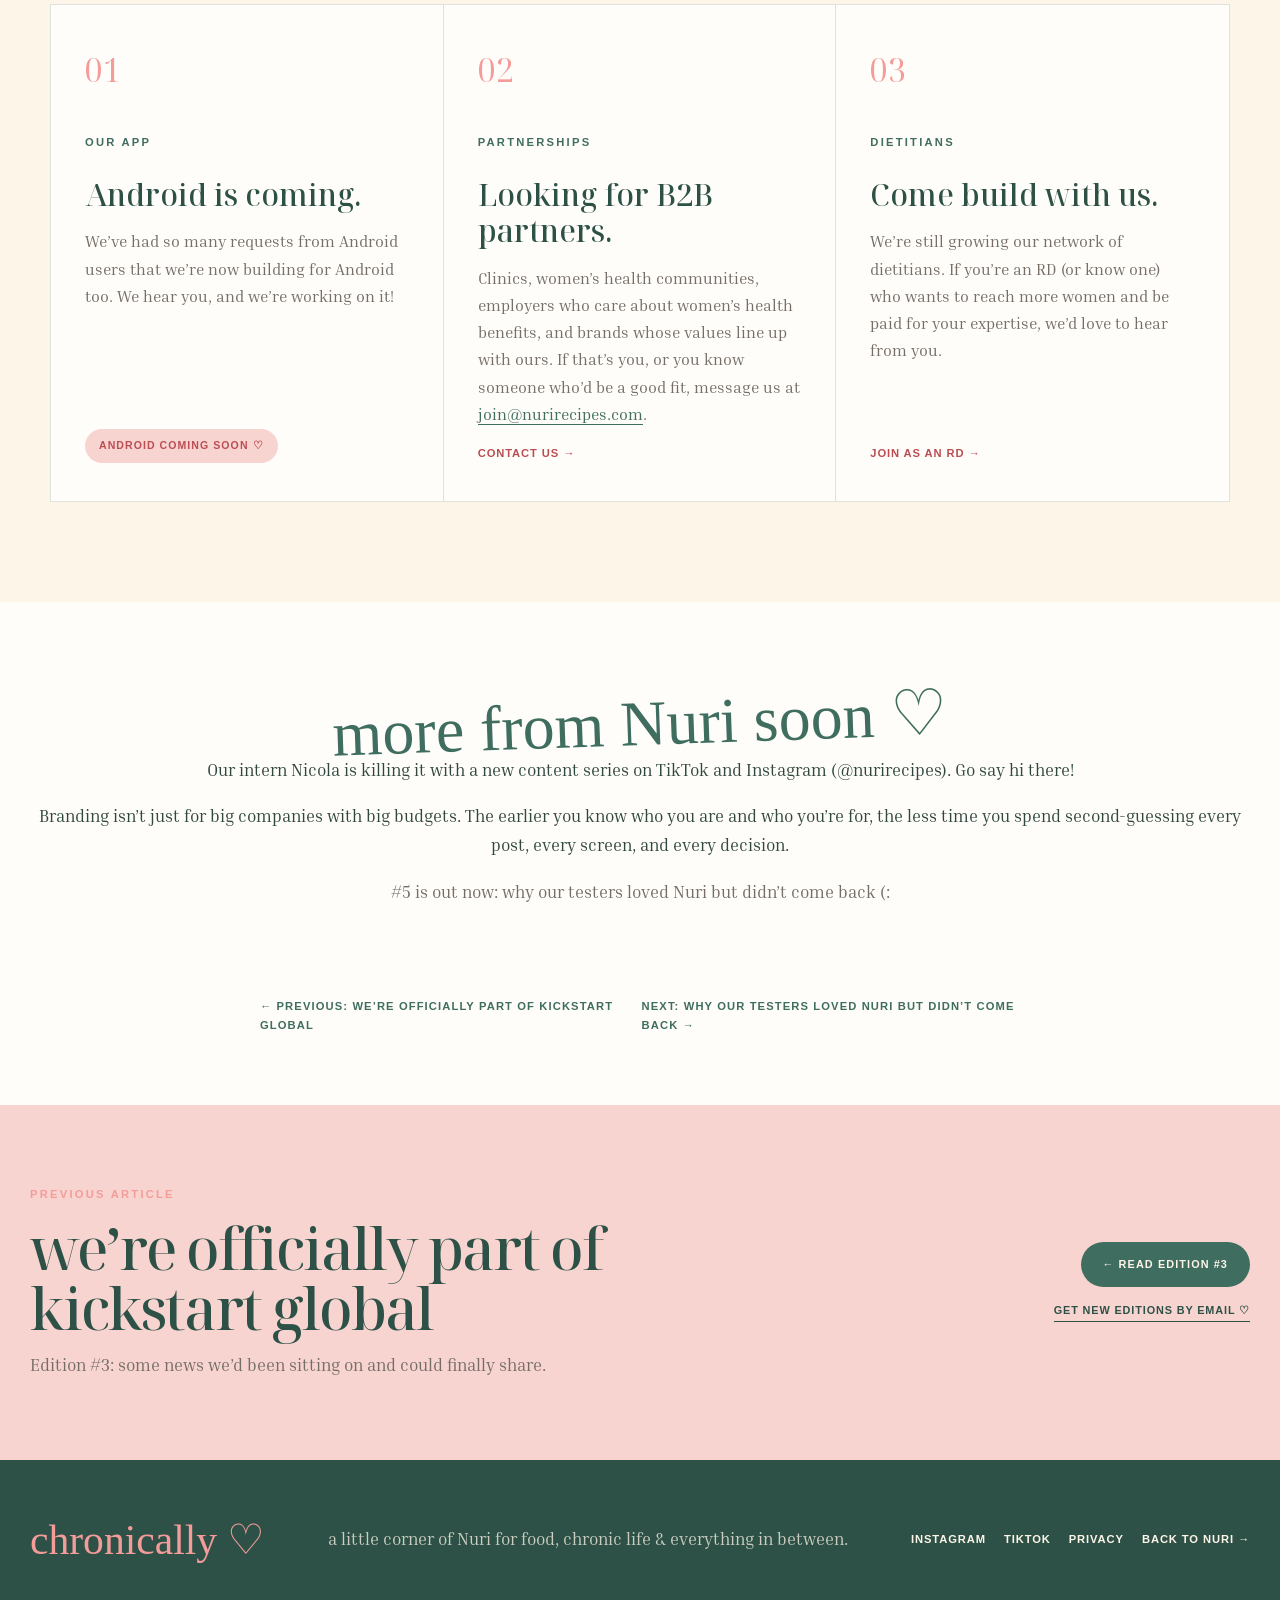
<file: why-we-took-branding-seriously.html>
<!DOCTYPE html>

<html lang="en">

<head>

    <meta charset="UTF-8">

    <meta name="viewport" content="width=device-width, initial-scale=1.0">

    <title>Why We Took Branding Seriously From Day One | Chronically by Nuri</title>

    <meta
        name="description"
        content="Why Nuri built a brand from the very beginning, and what we’d tell anyone building in health: trust is visual before it’s clinical."
    >

    <link rel="canonical" href="https://nurirecipes.com/why-we-took-branding-seriously">
    <meta property="og:type" content="article">
    <meta property="og:title" content="Why We Took Branding Seriously From Day One | Chronically by Nuri">
    <meta property="og:description" content="Why Nuri built a brand from the very beginning, and what we’d tell anyone building in health: trust is visual before it’s clinical.">
    <meta property="og:url" content="https://nurirecipes.com/why-we-took-branding-seriously">
    <meta property="og:image" content="https://nurirecipes.com/assets/chronically-4-branding.jpg">
    <meta name="twitter:card" content="summary_large_image">

    <link rel="stylesheet" href="./chronically.css">

    <link
        rel="icon"
        type="image/png"
        href="./assets/nuri-icon.png"
    >
    <link rel="apple-touch-icon" href="./assets/nuri-icon.png">
    <meta name="theme-color" content="#FAF6F0">

</head>


<body class="article-page">


    <!-- ANNOUNCEMENT BAR -->
    <div class="announcement-bar">
        <p>
            nutrition, chronic life & everything in between ♡
        </p>
    </div>


    <!-- NAVIGATION -->
    <header class="site-header">

        <nav class="navbar article-navbar">

            <a
                href="./index.html"
                class="nuri-logo-link"
                aria-label="Go back to Nuri"
            >

                <img
                    src="./assets/NURI_WORDMARK.png"
                    alt="Nuri"
                    class="nuri-logo-img"
                >

            </a>


            <div class="nav-links">

                <a href="./chronically.html">
                    Chronically
                </a>

                <a href="./chronically.html#topics">
                    What We Talk About
                </a>

                <a href="./chronically.html#latest">
                    Latest
                </a>

                <a href="./chronically.html#subscribe">
                    Subscribe
                </a>

            </div>


            <a
                href="./chronically.html#subscribe"
                class="nav-cta"
            >
                Join Chronically ♡
            </a>

        </nav>

    </header>



    <main>


        <!-- ARTICLE HERO -->
        <section class="article-hero">

            <div class="article-hero-inner">

                <a
                    href="./chronically.html"
                    class="article-back"
                >
                    ← back to chronically
                </a>


                <p class="article-category article-hero-category">
                    NURI NOTES
                </p>


                <h1>
                    why we took branding seriously from day one
                </h1>


                <p class="article-deck">
                    ok, as promised, it’s finally here: everything nuri branding.
                </p>


                <div class="article-byline">

                    <span>BY NURI</span>

                    <span>NOVEMBER 2026</span>

                    <span>CHRONICALLY ♡</span>

                </div>

            </div>

        </section>


        <!-- ARTICLE COVER -->
        <section class="article-cover-section">

            <div class="article-cover-wrap">

                <div class="article-cover-frame">

                    <img
                        src="./assets/chronically-4-branding.jpg"
                        alt="Chronically edition #4: why we took branding seriously from day one. Trust is visual before it’s clinical."
                    >

                </div>


                <div class="article-cover-note">
                    everything branding ♡
                </div>


                <div class="article-cover-sticker">
                    TRUST IS VISUAL ✦
                </div>

            </div>

        </section>


<section class="article-body">

    <article class="article-prose">

        <p class="article-lede">
            we know the tech matters. a lot of our time goes into building an app
            that actually works for women managing chronic conditions, with
            RD-backed recipes and guidance you can trust. but we also knew from
            the start that the product on its own wouldn’t be enough.
        </p>

        <div class="article-highlight">
            <p class="article-highlight-label">THE FOUNDER OF PLAYHEALTH PUT IT BETTER THAN WE COULD</p>
            <p>
                “I saw products with cleaner branding or hundreds of thousands spent
                on marketing per month win, while comparable or better products,
                built by clinicians or scientists, could barely find a foothold.”
            </p>
        </div>

        <p>
            that’s the reality of building in health. it’s one of the most crowded
            and noisy spaces out there, and it’s full of influencer content built
            for engagement rather than accuracy (we talked about this in #2). being
            right isn’t enough. people have to trust you before they’ll listen to
            you, and most of the time that trust starts with how you look and how
            you sound.
        </p>

        <p>
            so we knew we wanted to build a brand with nuri from the very beginning,
            not bolt one on later. and that meant being intentional about every
            piece of it.
        </p>


        <h2>
            where the foundation came from
        </h2>

        <p>
            before nuri, i spent years in brand strategy at Ogilvy, helping global
            brands work out who they were talking to and how to show up for them.
            i didn’t expect to use that so directly in a startup this early, but it
            became one of the most useful things i brought to the table.
        </p>

        <p>
            the first question was the same one i’d ask on any client project: who
            is this actually for? for us, the answer was clear: women. specifically,
            women managing chronic conditions who are tired, overwhelmed, and have
            already been through every diet you can name. women who have been
            talked down to, handed generic advice, or made to feel like their
            condition is their fault.
        </p>

        <p>
            that answer shaped everything after it.
        </p>


        <h2>
            what we learned (and what we’d tell anyone building in health)
        </h2>


        <h3>
            1. trust is visual before it’s clinical.
        </h3>

        <p>
            your credentials matter, but people decide whether to give you a chance
            within seconds, usually before they ever see who’s behind the advice.
            if your brand doesn’t feel trustworthy, your expertise never gets a
            hearing.
        </p>


        <h3>
            2. know exactly who you’re talking to.
        </h3>

        <p>
            “everyone who wants to eat healthier” isn’t an audience. once we got
            specific about her (what she’s already tried, what she’s tired of
            hearing, what would make her feel seen), every decision got easier.
        </p>


        <h3>
            3. write it down, even when you’re tiny.
        </h3>

        <p>
            we built brand guidelines and brand boards that our designers and
            interns can reference, and set up templates so everything we put out
            (the app, our website, chronically, our socials) feels cohesive. it
            sounds like a big-company thing, but it’s actually more important when
            you’re small and lots of different hands are making content. it’s how
            a tiktok, a recipe card, and an app screen all end up feeling like the
            same nuri.
        </p>


        <h3>
            4. warmth is a strategy, not decoration.
        </h3>

        <p>
            being warm and approachable is a core part of who nuri is. managing a
            chronic condition is already clinical, isolating, and exhausting. our
            brand is meant to feel like the friend who happens to have an RD on
            speed dial, not another doctor’s office.
        </p>

        <p>
            that last one is the one we keep coming back to. if nuri feels cold or
            intimidating, it’s just one more thing to overthink.
        </p>

        <div class="article-pullquote">
            <span class="pullquote-script">the goal ♡</span>
            <blockquote>we want opening the app to feel like a breath out.</blockquote>
        </div>

        <p>
            <em>p.s. if you’ve ever told us our posts “feel like nuri,” that’s the
            brand guidelines working, and it genuinely makes our day &lt;3</em>
        </p>

    </article>

        <!-- =====================================================
     WHAT'S COOKING
===================================================== -->

<section class="whats-cooking">

    <div class="whats-cooking-heading">

        <p class="handwritten-label">
            currently...
        </p>

        <h2>
            what’s cooking at Nuri ♡
        </h2>

    </div>


    <div class="whats-cooking-grid">


        <!-- 01 — ANDROID -->
        <article>

            <span class="roundup-number">
                01
            </span>

            <span class="roundup-type">
                OUR APP
            </span>

            <h3>
                Android is coming.
            </h3>

            <p>
                We’ve had so many requests from Android users that we’re now
                building for Android too. We hear you, and we’re working on it!
            </p>

            <span class="coming-soon-label">
                Android coming soon ♡
            </span>

        </article>


        <!-- 02 — PARTNERSHIPS -->
        <article>

            <span class="roundup-number">
                02
            </span>

            <span class="roundup-type">
                PARTNERSHIPS
            </span>

            <h3>
                Looking for B2B partners.
            </h3>

            <p>
                Clinics, women’s health communities, employers who care about
                women’s health benefits, and brands whose values line up with ours.
                If that’s you, or you know someone who’d be a good fit, message us at
                <a class="inline-email" href="mailto:join@nurirecipes.com">join@nurirecipes.com</a>.
            </p>

            <a href="mailto:join@nurirecipes.com?subject=Partnering%20with%20Nuri">
                CONTACT US →
            </a>

        </article>


        <!-- 03 — RDS -->
        <article>

            <span class="roundup-number">
                03
            </span>

            <span class="roundup-type">
                DIETITIANS
            </span>

            <h3>
                Come build with us.
            </h3>

            <p>
                We’re still growing our network of dietitians. If you’re an RD (or
                know one) who wants to reach more women and be paid for your
                expertise, we’d love to hear from you.
            </p>

            <a href="mailto:join@nurirecipes.com?subject=Becoming%20a%20Nuri%20RD">
                JOIN AS AN RD →
            </a>

        </article>


    </div>

</section>
<div class="article-signoff">

    <p class="article-signoff-script">
        more from Nuri soon ♡
    </p>

    <p>
        Our intern Nicola is killing it with a new content series on
        <a href="https://www.tiktok.com/@nurirecipes" target="_blank" rel="noopener noreferrer">TikTok</a>
        and
        <a href="https://www.instagram.com/nurirecipes/" target="_blank" rel="noopener noreferrer">Instagram</a>
        (@nurirecipes). Go say hi there!
    </p>

    <p>
        Branding isn’t just for big companies with big budgets. The earlier you
        know who you are and who you’re for, the less time you spend
        second-guessing every post, every screen, and every decision.
    </p>

    <p>
        #5 is out now: <a href="./why-our-testers-didnt-come-back.html">why our
        testers loved Nuri but didn’t come back</a> (:
    </p>

</div>

    <nav class="article-pager" aria-label="More from Chronically">
        <a href="./nuri-joins-kickstart-global.html">← previous: we’re officially part of kickstart global</a>
        <a href="./why-our-testers-didnt-come-back.html">next: why our testers loved nuri but didn’t come back →</a>
    </nav>

</section>


        <!-- PREVIOUS ARTICLE -->
        <section class="article-next">

            <div class="section-container article-next-inner">

                <div>
                    <p class="section-kicker">PREVIOUS ARTICLE</p>
                    <h2>we’re officially part of kickstart global</h2>
                    <p>Edition #3: some news we’d been sitting on and could finally share.</p>
                </div>

                <div class="article-next-actions">
                    <a href="./nuri-joins-kickstart-global.html" class="nav-cta">← Read edition #3</a>
                    <a href="./chronically.html#subscribe" class="article-next-secondary">Get new editions by email ♡</a>
                </div>

            </div>

        </section>

    </main>


  <footer class="article-footer">
    <div class="section-container article-footer-inner">
      <a href="./chronically.html" class="article-footer-brand">chronically ♡</a>
      <p>a little corner of Nuri for food, chronic life & everything in between.</p>
      <div class="article-footer-social">
        <a href="https://www.instagram.com/nurirecipes/" target="_blank" rel="noopener noreferrer">Instagram</a>
        <a href="https://www.tiktok.com/@nurirecipes" target="_blank" rel="noopener noreferrer">TikTok</a>
        <a href="./privacy.html">Privacy</a>
        <a href="./index.html">back to Nuri →</a>
      </div>
    </div>
  </footer>

</body>

</html>
</file>
<file: landingpage.css>
:root{
  --sage:#eef4e9;
  --sage-2:#e3eddf;
  --cream:#f6f1e6;
  --cream-card:#fffdf8;
  --ink:#2b2a25;
  --ink-soft:#6e6a5e;
  --green:#33513f;
  --green-dark:#23422f;
  --terracotta:#c17a63;
  --terracotta-soft:#c99b8c;
  --pink:#d97f91;
  --pink-soft:#f3dcd4;
  --line:#e7e0cf;
  --gold:#d8a650;
  --white:#fff;
}

*{box-sizing:border-box}
html{scroll-behavior:smooth}
body{margin:0;background:var(--sage);color:var(--ink);font-family:'DM Sans',sans-serif;-webkit-font-smoothing:antialiased}
a{text-decoration:none;color:inherit}
img{display:block;width:100%}
button{font:inherit}
.container{width:min(1200px,calc(100% - 48px));margin:0 auto}
.narrow{width:min(930px,calc(100% - 48px))}

h1,h2{font-family:'DM Serif Display',serif;font-weight:400;letter-spacing:-.035em;margin:0}
h1{font-size:clamp(62px,7vw,100px);line-height:.94}
h2{font-size:clamp(44px,5.2vw,72px);line-height:1}
h1 em,h2 em{font-weight:400;color:var(--green)}
h3,p{margin-top:0}
p{line-height:1.65}
.eyebrow{font-size:12px;letter-spacing:.15em;font-weight:700;color:#b78d6e;margin:0 0 18px}
.eyebrow.mini{font-size:10px;margin-bottom:9px}
.eyebrow.light{color:#decfc2}

.btn{display:inline-flex;align-items:center;justify-content:center;min-height:50px;padding:0 23px;border-radius:999px;font-weight:600;transition:.2s ease}
.btn:hover{transform:translateY(-2px)}
.btn-primary{background:var(--green-dark);color:#fff}
.btn-light{background:#fff;color:var(--green-dark)}
.btn-small{min-height:42px;padding:0 18px;font-size:14px}
.inline-link{display:inline-flex;align-items:center;gap:8px;font-weight:600}

.site-header{padding:20px 0 0}
.nav-wrap{min-height:64px;display:grid;grid-template-columns:1fr auto 1fr;align-items:center;gap:30px}
.brand{font-family:'DM Serif Display',serif;font-style:italic;font-size:38px;color:var(--green);line-height:1}
.brand span{color:var(--pink)}
.main-nav{display:flex;gap:30px;font-size:14px;color:#5d645b}
.nav-actions{display:flex;align-items:center;gap:18px;justify-self:end;font-size:14px}

.hero{padding:70px 0 110px;overflow:hidden}
.hero-grid{display:grid;grid-template-columns:.88fr 1.12fr;align-items:center;gap:20px}
.hero-copy{max-width:560px;position:relative;z-index:10}
.hero-copy h1{margin-bottom:28px}
.hero-text{max-width:530px;color:#5f655c;font-size:18px;margin-bottom:32px}
.hero-actions{display:flex;align-items:center;gap:22px;margin-bottom:34px}
.trust-row{display:flex;align-items:center;gap:12px;color:#5f655d;font-size:13px}
.trust-stars{color:var(--pink);letter-spacing:1px}

.hero-visual{position:relative;min-height:690px;margin-right:-25px}
.floating-chip{position:absolute;z-index:20;background:#fff;border:1px solid rgba(51,81,63,.08);box-shadow:0 14px 32px rgba(51,81,63,.08);border-radius:999px;padding:10px 15px;font-size:12px;font-weight:600;white-space:nowrap}
.saved-chip{left:4%;top:100px;color:var(--pink)}
.rd-chip{right:10%;top:65px;color:var(--green)}
.pcos-chip{right:3%;bottom:92px;color:var(--pink)}

/* ===== REAL NURI APP PHONE SYSTEM ===== */
.app-phone{position:absolute;width:286px;height:610px;background:var(--cream);border:8px solid #1c1b18;border-radius:44px;overflow:hidden;box-shadow:0 28px 65px rgba(48,67,52,.16);display:flex;flex-direction:column}
.app-phone-left{left:1%;bottom:20px;transform:rotate(-4.5deg);z-index:1}
.app-phone-center{width:310px;height:655px;left:50%;bottom:8px;transform:translateX(-50%);z-index:4}
.app-phone-right{right:0;bottom:28px;transform:rotate(4deg);z-index:2}
.app-notch{position:absolute;top:0;left:50%;transform:translateX(-50%);width:112px;height:25px;background:#1c1b18;border-radius:0 0 16px 16px;z-index:10}
.app-status{height:45px;display:flex;align-items:center;justify-content:space-between;padding:0 19px;font:600 11px 'Plus Jakarta Sans',sans-serif;flex-shrink:0}
.app-screen{flex:1;overflow:hidden;padding:0 17px 9px}
.app-title{font:700 21px 'Plus Jakarta Sans',sans-serif;margin:6px 0 15px}
.app-subtitle{font:600 13px 'Plus Jakarta Sans',sans-serif;color:var(--ink-soft);margin:17px 0 8px}
.cycle-banner{display:flex;gap:9px;align-items:center;background:#efe7d5;border-radius:14px;padding:11px 12px;margin-bottom:13px}
.cycle-icon{font-size:15px}.cycle-banner strong{display:block;font:600 12px 'Plus Jakarta Sans',sans-serif}.cycle-banner small{display:block;font:400 9.5px 'Manrope',sans-serif;color:var(--ink-soft);margin-top:2px}
.week-stats{display:flex;gap:8px;margin-bottom:10px}.week-stats>div{flex:1;background:var(--cream-card);border:1px solid var(--line);border-radius:13px;text-align:center;padding:10px 4px}.week-stats b{display:block;font:700 17px 'Plus Jakarta Sans',sans-serif;color:var(--terracotta)}.week-stats span{font-size:9.5px;color:var(--ink-soft)}
.week-card{background:var(--cream-card);border:1px solid var(--line);border-radius:14px;padding:11px 13px;margin-bottom:9px}.week-card strong{display:block;font:600 12.5px 'Plus Jakarta Sans',sans-serif}.week-card small{display:block;color:var(--ink-soft);font-size:10px;margin-top:2px}
.app-navbar{height:58px;display:flex;align-items:center;justify-content:space-around;border-top:1px solid var(--line);background:var(--cream);flex-shrink:0}.app-nav{display:flex;flex-direction:column;align-items:center;gap:3px;color:#a6a196}.app-nav.active{color:#585448}.app-nav>span{font-size:17px;line-height:1}.app-nav small{font:600 8px 'Plus Jakarta Sans',sans-serif}

.recipe-screen{padding-left:17px;padding-right:17px}
.mag-card{height:394px;border-radius:21px;overflow:hidden;position:relative;background:linear-gradient(145deg,#dda344 0%,#bc763b 52%,#5b3b20 100%);box-shadow:0 8px 18px rgba(43,42,37,.14)}
.mag-art{position:absolute;inset:0;display:flex;align-items:center;justify-content:center;font-size:64px}.mag-scrim{position:absolute;left:0;right:0;bottom:0;height:62%;background:linear-gradient(to top,rgba(20,18,14,.84),rgba(20,18,14,0))}.mag-top-btns{position:absolute;top:11px;left:11px;right:11px;display:flex;justify-content:space-between;z-index:4}.mag-top-btns button{width:31px;height:31px;border-radius:50%;background:rgba(255,255,255,.18);border:1px solid rgba(255,255,255,.5);color:#fff;display:grid;place-items:center}.mag-content{position:absolute;left:0;right:0;bottom:0;padding:15px;color:#fff}.fits-pill{display:inline-flex;border:1px solid rgba(255,255,255,.4);background:rgba(255,255,255,.16);border-radius:999px;padding:4px 9px;font:700 9px 'Plus Jakarta Sans',sans-serif;margin-bottom:7px}.mag-content h3{font:600 20px/1.1 'Roboto Slab',serif;margin:0 0 5px;max-width:190px}.mag-content p{font-size:10.5px;color:rgba(255,255,255,.82);margin:0 0 6px}.mag-meta{display:flex;gap:7px;align-items:center}.mag-meta span{color:#fff;letter-spacing:.7px;font-size:9.5px}.mag-meta small{font-size:9.5px}.view-recipe{position:absolute;right:12px;bottom:13px;background:#fff;color:var(--ink);border-radius:999px;padding:7px 10px;font:700 9px 'Plus Jakarta Sans',sans-serif;z-index:3}.carousel-dots{display:flex;gap:4px;justify-content:center;margin:8px 0 3px}.carousel-dots i{width:5px;height:5px;border-radius:50%;background:var(--line)}.carousel-dots i.active{width:14px;border-radius:6px;background:var(--terracotta)}.swipe-caption{text-align:center;font-size:8.8px;color:var(--ink-soft);margin:0 0 7px}.recipe-actions{display:flex;gap:6px;margin-bottom:9px}.recipe-actions span{flex:1;border:1px solid var(--line);border-radius:999px;background:var(--cream-card);text-align:center;padding:6px 4px;font:600 9px 'Plus Jakarta Sans',sans-serif;color:var(--ink-soft)}.recipe-chips{display:flex;gap:5px;overflow:hidden}.recipe-chips span{padding:5px 9px;border-radius:999px;border:1px solid var(--line);font:600 8.5px 'Plus Jakarta Sans',sans-serif;white-space:nowrap}.recipe-chips .active{background:var(--terracotta);border-color:var(--terracotta);color:#fff}

.detail-screen{padding-left:16px;padding-right:16px}.detail-hero{height:176px;border-radius:17px;background:linear-gradient(135deg,#e4a35b,#c97a4a);display:grid;place-items:center;position:relative;font-size:55px;margin-bottom:12px}.detail-hero button{position:absolute;top:9px;width:31px;height:31px;border-radius:50%;border:1px solid rgba(255,255,255,.55);background:rgba(255,255,255,.2);color:#fff;display:grid;place-items:center}.back-btn{left:9px}.heart-btn{right:9px;background:#fff!important;color:var(--green)!important}.detail-eyebrow{display:block;font:700 8.5px 'Plus Jakarta Sans',sans-serif;letter-spacing:.07em;color:var(--green);margin-bottom:4px}.detail-screen h3{font:600 18px/1.15 'Roboto Slab',serif;margin:0 0 6px}.detail-byline{display:flex;justify-content:space-between;align-items:center;color:var(--ink-soft);font-size:9.8px;margin-bottom:12px}.detail-byline b{color:var(--gold)}.detail-stats{display:flex;border:1px solid var(--line);border-radius:15px;background:var(--cream-card);margin-bottom:13px}.detail-stats>div{flex:1;text-align:center;padding:9px 3px;position:relative}.detail-stats>div:not(:last-child):after{content:'';position:absolute;right:0;top:9px;bottom:9px;width:1px;background:var(--line)}.detail-stats span{display:block;color:var(--terracotta);font-size:12px}.detail-stats strong{display:block;font:700 9.8px 'Plus Jakarta Sans',sans-serif;margin:2px 0}.detail-stats small{font-size:7.8px;color:var(--ink-soft)}.detail-tabs{display:flex;border-bottom:1px solid var(--line);margin-bottom:11px}.detail-tabs span{flex:1;text-align:center;padding-bottom:8px;font:600 9.5px 'Plus Jakarta Sans',sans-serif;color:var(--ink-soft)}.detail-tabs .active{color:var(--green);border-bottom:2px solid var(--green)}.direction{display:flex;gap:8px;margin-bottom:9px}.direction b{width:20px;height:20px;flex:0 0 20px;border-radius:50%;background:var(--terracotta);color:#fff;display:grid;place-items:center;font:700 9px 'Plus Jakarta Sans',sans-serif}.direction p{font-size:9.4px;line-height:1.45;margin:0}

.mission{background:#fbf8f2;padding:120px 0}.mission h2{max-width:800px;margin-bottom:28px}.mission-intro{display:grid;grid-template-columns:1fr 1fr;gap:45px;color:#615950;font-size:16px;margin-bottom:58px}.principles-grid{display:grid;grid-template-columns:repeat(3,1fr);gap:38px}.principle>span{font-family:'DM Serif Display',serif;font-size:28px;color:#c8aa93}.accent-rule{width:46px;height:2px;background:var(--pink);margin:15px 0 20px}.principle h3{font-family:'DM Serif Display',serif;font-size:29px;font-weight:400;margin-bottom:12px}.principle p{color:#6a625a;font-size:14px}

.product-showcase{padding:125px 0;background:var(--sage)}.product-grid{display:grid;grid-template-columns:.92fr 1.08fr;gap:80px;align-items:center}.product-copy h2{margin-bottom:25px}.product-copy>p:not(.eyebrow){color:#5f655d;font-size:17px;max-width:570px}.condition-pills{display:flex;flex-wrap:wrap;gap:10px;margin-top:28px}.condition-pills span{background:#fff;border:1px solid rgba(51,81,63,.12);border-radius:999px;padding:10px 14px;font-size:12px;color:#516154}.product-card-stack{min-height:450px;position:relative}.product-card{position:absolute;border-radius:28px;background:#fff;border:1px solid rgba(51,81,63,.09);box-shadow:0 24px 55px rgba(51,81,63,.09)}.card-back{width:74%;height:310px;right:0;top:20px;background:#f5e7e3;padding:25px;color:var(--pink);font-weight:600;transform:rotate(5deg)}.card-main{width:78%;left:0;bottom:0;padding:32px}.card-main h3{font-family:'DM Serif Display',serif;font-weight:400;font-size:40px;line-height:1.03;margin-bottom:12px}.card-main p{color:#6a625b}.product-meta{display:flex;gap:18px;color:#6d665f;font-size:12px}.product-meta span:first-child{color:var(--pink)}

.how{background:#fffdf9;padding:120px 0}.section-heading{max-width:760px;margin-bottom:62px}.steps-grid{display:grid;grid-template-columns:repeat(3,1fr);gap:24px}.steps-grid article{border-top:1px solid #dcd8d0;padding-top:24px}.steps-grid article>span{color:var(--pink);font-weight:700;font-size:12px}.steps-grid h3{font-family:'DM Serif Display',serif;font-weight:400;font-size:31px;margin:18px 0 12px}.steps-grid p{color:#6d665f;font-size:14px}

.founders{
  background:#eef4e9;
  padding:90px 0;
}

.founders-compact{
  display:grid;
  grid-template-columns:.9fr 1.1fr;
  gap:70px;
  align-items:center;
}

.founders-intro{
  max-width:520px;
}

.founders-intro h2{
  font-size:clamp(44px,4.6vw,66px);
  line-height:1;
  margin-bottom:22px;
}

.founders-intro>p:last-child{
  color:#6a625b;
  font-size:15px;
  line-height:1.7;
}

.founder-mini-grid{
  display:grid;
  grid-template-columns:1fr 1fr;
  gap:22px;
}

.founder-mini{
  background:#fffdf9;
  border-radius:22px;
  overflow:hidden;
  border:1px solid #ebe2d7;
}

.founder-mini img{
  width:100%;
  height:220px;
  object-fit:cover;
}

.founder-mini>div{
  padding:18px 20px 22px;
}

.founder-mini h3{
  font-family:'DM Serif Display',serif;
  font-size:27px;
  font-weight:400;
  margin:0 0 3px;
}

.founder-mini span{
  display:block;
  font-size:11px;
  color:#b88769;
  margin-bottom:10px;
}

.founder-mini p{
  margin:0;
  font-size:12.5px;
  line-height:1.55;
  color:#6a625b;
}

@media(max-width:900px){
  .founders-compact{
    grid-template-columns:1fr;
    gap:38px;
  }
}

@media(max-width:620px){
  .founder-mini-grid{
    grid-template-columns:1fr 1fr;
    gap:12px;
  }

  .founder-mini img{
    height:170px;
  }

  .founder-mini>div{
    padding:15px;
  }

  .founder-mini p{
    display:none;
  }
}
.final-cta{background:#f8f3ea;padding:0 0 100px}.cta-box{background:var(--green);color:#fff;border-radius:34px;text-align:center;padding:85px 40px}.cta-box h2{margin-bottom:18px}.cta-box h2 em{color:#f0d9d3}.cta-box p{color:#e5eee8;margin-bottom:30px}.footer{background:var(--green-dark);color:#fff;padding:38px 0}.footer-grid{display:grid;grid-template-columns:1fr 1fr auto;align-items:center;gap:25px}.footer-brand{color:#fff}.footer-grid p{margin:0;color:#cbd9ce}.footer-links{display:flex;gap:22px;color:#d9e4dc;font-size:13px}

@media(max-width:1050px){
  .hero-grid,.product-grid{grid-template-columns:1fr}.hero-copy{max-width:700px}.hero-visual{min-height:720px;max-width:760px;width:100%;margin:0 auto}.product-grid{gap:40px}.product-card-stack{max-width:700px;width:100%;margin:0 auto}.nav-wrap{grid-template-columns:1fr auto}.main-nav{display:none}
}

@media(max-width:760px){
  .container,.narrow{width:min(100% - 30px,1200px)}.site-header{padding-top:10px}.nav-actions .text-link{display:none}.hero{padding-top:45px}.hero-copy{text-align:left}.hero-actions{flex-wrap:wrap}.hero-visual{min-height:585px;margin-top:25px}.app-phone{width:220px;height:470px;border-width:6px;border-radius:34px}.app-phone-center{width:238px;height:510px}.app-phone-left{left:-42px}.app-phone-right{right:-42px}.saved-chip{left:0;top:70px}.rd-chip{right:0;top:45px}.pcos-chip{right:0;bottom:35px}.app-title{font-size:16px}.cycle-banner,.week-stats,.week-card{transform:scale(.88);transform-origin:left top;width:113%}.mag-card{height:300px}.detail-hero{height:138px}.app-navbar{height:48px}.mission,.product-showcase,.how,.founders{padding:85px 0}.mission-intro,.principles-grid,.steps-grid,.founder-grid{grid-template-columns:1fr}.mission-intro{gap:5px}.principles-grid{gap:32px}.founder-card img{height:360px}.footer-grid{grid-template-columns:1fr;align-items:start}.footer-links{flex-wrap:wrap}.cta-box{padding:60px 22px}.main-nav{display:none}
}

/* ===== V3 HERO: exact app visual language from uploaded Nuri UI ===== */
.hero-real-ui{position:relative;min-height:720px;margin-right:-55px}
.hero-real-ui .hero-phone{position:absolute;bottom:28px;transform-origin:center bottom}
.hero-real-ui .hero-phone-left{left:0;z-index:1;transform:rotate(-5deg) scale(.93)}
.hero-real-ui .hero-phone-center{left:50%;z-index:4;transform:translateX(-50%) scale(1.04)}
.hero-real-ui .hero-phone-right{right:0;z-index:2;transform:rotate(5deg) scale(.93)}
.hero-real-ui .phone{width:300px;height:640px;background:#F6F1E6;border-radius:44px;border:8px solid #1c1b18;overflow:hidden;position:relative;box-shadow:0 24px 52px rgba(28,27,24,.18);display:flex;flex-direction:column;color:#2B2A25;font-family:'Manrope',sans-serif}
.hero-real-ui .notch{position:absolute;top:0;left:50%;transform:translateX(-50%);width:120px;height:26px;background:#1c1b18;border-radius:0 0 16px 16px;z-index:8}
.hero-real-ui .status{height:46px;display:flex;align-items:center;justify-content:space-between;padding:0 20px;font:600 12px 'Plus Jakarta Sans',sans-serif;flex-shrink:0}
.hero-real-ui .screen{flex:1;overflow:hidden;padding:0 18px 10px}
.hero-real-ui .h1t{font:700 22px 'Plus Jakarta Sans',sans-serif;margin:6px 0 16px;color:#2B2A25}
.hero-real-ui .h2t{font:600 14px 'Plus Jakarta Sans',sans-serif;color:#6E6A5E;margin:18px 0 8px}
.hero-real-ui .card{background:#FFFDF8;border:1px solid #E7E0CF;border-radius:16px;padding:14px 16px;margin-bottom:10px}
.hero-real-ui .card .t{font:600 14.5px 'Plus Jakarta Sans',sans-serif}.hero-real-ui .card .s{font-size:12px;color:#6E6A5E;margin-top:2px}
.hero-real-ui .cycle-banner{background:#EFE7D5;border-radius:14px;padding:12px 14px;display:flex;align-items:center;gap:10px;margin-bottom:14px}.hero-real-ui .cycle-banner .t{font:600 13px 'Plus Jakarta Sans',sans-serif}.hero-real-ui .cycle-banner .s{font-size:11px;color:#6E6A5E}
.hero-real-ui .stat-row{display:flex;gap:8px;margin-bottom:14px}.hero-real-ui .stat{flex:1;background:#FFFDF8;border:1px solid #E7E0CF;border-radius:14px;text-align:center;padding:12px 4px}.hero-real-ui .stat b{display:block;font:700 19px 'Plus Jakarta Sans',sans-serif;color:#C17A63}.hero-real-ui .stat span{font-size:10.5px;color:#6E6A5E}
.hero-real-ui .navbar{height:64px;flex-shrink:0;display:flex;align-items:center;justify-content:space-around;border-top:1px solid #E7E0CF;background:#F6F1E6}.hero-real-ui .navitem{display:flex;flex-direction:column;align-items:center;gap:3px;color:#A6A196}.hero-real-ui .navitem.active{color:#585448}.hero-real-ui .navitem span:last-child{font:600 9.5px 'Plus Jakarta Sans',sans-serif}.hero-real-ui .nav-glyph{font-size:18px;line-height:1}
.hero-real-ui .real-mag-card{position:relative;height:430px;border-radius:22px;overflow:hidden;margin-bottom:12px;box-shadow:0 8px 18px rgba(43,42,37,.14)}.hero-real-ui .real-mag-card .art{position:absolute;inset:0;display:flex;align-items:center;justify-content:center;font-size:72px}.hero-real-ui .real-mag-card .scrim{position:absolute;left:0;right:0;bottom:0;height:60%;background:linear-gradient(to top,rgba(20,18,14,.82),rgba(20,18,14,0))}.hero-real-ui .real-mag-card .content{position:absolute;left:0;right:0;bottom:0;padding:16px 16px 14px;color:#fff}.hero-real-ui .mag-topbtns{position:absolute;top:12px;left:0;right:0;display:flex;justify-content:space-between;padding:0 12px;z-index:5}.hero-real-ui .circ-btn{width:32px;height:32px;border-radius:50%;background:rgba(255,255,255,.22);border:1px solid rgba(255,255,255,.4);display:flex;align-items:center;justify-content:center;color:#fff}.hero-real-ui .circ-btn.filled{background:#fff;color:#33513F}.hero-real-ui .mag-tag{display:inline-flex;background:rgba(255,255,255,.18);border:1px solid rgba(255,255,255,.35);font:700 10px 'Plus Jakarta Sans',sans-serif;padding:4px 10px;border-radius:20px;margin-bottom:8px}.hero-real-ui .mag-title{font:600 22px/1.14 'Roboto Slab',serif;margin-bottom:5px}.hero-real-ui .mag-byline{font-size:11.5px;color:rgba(255,255,255,.82);margin-bottom:7px}.hero-real-ui .mag-meta{display:flex;gap:8px;font-size:11px}.hero-real-ui .mag-stars{color:#D8A650}.hero-real-ui .mag-viewbtn{position:absolute;right:14px;bottom:14px;background:#fff;color:#2B2A25;font:700 10.5px 'Plus Jakarta Sans',sans-serif;padding:7px 11px;border-radius:20px;z-index:5}.hero-real-ui .mag-dots{display:flex;gap:5px;justify-content:center;margin:2px 0 4px}.hero-real-ui .mag-dot{width:5px;height:5px;border-radius:50%;background:#E7E0CF}.hero-real-ui .mag-dot.active{width:14px;border-radius:5px;background:#C17A63}.hero-real-ui .swipe-caption{text-align:center;font-size:10.5px;color:#6E6A5E;margin-bottom:4px}.hero-recipe-actions{display:flex;gap:8px;margin-bottom:14px}.hero-recipe-actions .chip{flex:1;text-align:center;padding:8px 10px}.hero-real-ui .chiprow{display:flex;gap:6px;overflow:hidden;margin-bottom:14px}.hero-real-ui .chip{flex-shrink:0;background:#FFFDF8;border:1px solid #E7E0CF;border-radius:20px;padding:5px 12px;font:600 11px 'Plus Jakarta Sans',sans-serif;color:#6E6A5E}.hero-real-ui .chip.active{background:#C17A63;border-color:#C17A63;color:#fff}
.hero-real-ui .real-detail-hero{height:190px;border-radius:18px;background:linear-gradient(135deg,#E4A35B,#C97A4A);display:flex;align-items:center;justify-content:center;font-size:60px;margin-bottom:14px;position:relative}.hero-real-ui .detail-topbtns{position:absolute;top:10px;left:10px;right:10px;display:flex;justify-content:space-between;z-index:5}.hero-real-ui .detail-eyebrow{font:700 10px 'Plus Jakarta Sans',sans-serif;letter-spacing:.06em;text-transform:uppercase;color:#33513F;margin-bottom:4px}.hero-real-ui .detail-title{font:600 20px/1.16 'Roboto Slab',serif;margin-bottom:6px}.hero-real-ui .detail-byline-row{display:flex;align-items:center;justify-content:space-between;margin-bottom:14px}.hero-real-ui .detail-byline-row .s,.hero-real-ui .detail-rating{font-size:11.5px;color:#6E6A5E}.hero-real-ui .stat-icons{display:flex;border:1px solid #E7E0CF;border-radius:16px;background:#FFFDF8;margin-bottom:16px}.hero-real-ui .stat-icons .si{flex:1;display:flex;flex-direction:column;align-items:center;gap:5px;padding:11px 4px;position:relative}.hero-real-ui .stat-icons .si:not(:last-child):after{content:'';position:absolute;right:0;top:12px;bottom:12px;width:1px;background:#E7E0CF}.hero-real-ui .mini-icon{color:#C17A63}.hero-real-ui .stat-icons b{font:700 11.5px 'Plus Jakarta Sans',sans-serif}.hero-real-ui .stat-icons .si>span:last-child{font-size:9.5px;color:#6E6A5E}.hero-real-ui .tab-row{display:flex;border-bottom:1px solid #E7E0CF;margin-bottom:14px}.hero-real-ui .tab{flex:1;text-align:center;padding-bottom:9px;font:600 12px 'Plus Jakarta Sans',sans-serif;color:#6E6A5E}.hero-real-ui .tab.active{color:#33513F;border-bottom:2px solid #33513F}.hero-real-ui .dir-row{display:flex;gap:10px;margin-bottom:13px}.hero-real-ui .dir-num{width:21px;height:21px;border-radius:50%;background:#C17A63;color:#fff;font:700 10.5px 'Plus Jakarta Sans',sans-serif;display:flex;align-items:center;justify-content:center;flex:0 0 21px}.hero-real-ui .dir-text{font-size:12px;line-height:1.5}
.hero-real-ui .saved-chip{left:10px;top:92px}.hero-real-ui .rd-chip{right:40px;top:40px}.hero-real-ui .pcos-chip{right:18px;bottom:96px}
@media(max-width:1180px){.hero-real-ui{margin-right:0}.hero-real-ui .hero-phone-left{left:-10px}.hero-real-ui .hero-phone-right{right:-10px}}
@media(max-width:760px){.hero-real-ui{min-height:520px}.hero-real-ui .hero-phone{transform-origin:center bottom}.hero-real-ui .hero-phone-left{left:-92px;transform:rotate(-5deg) scale(.67)}.hero-real-ui .hero-phone-center{transform:translateX(-50%) scale(.73)}.hero-real-ui .hero-phone-right{right:-92px;transform:rotate(5deg) scale(.67)}.hero-real-ui .saved-chip{left:0;top:65px}.hero-real-ui .rd-chip{right:0;top:30px}.hero-real-ui .pcos-chip{right:0;bottom:60px}}

/* ===== FULL LANDING PAGE EXTENSIONS ===== */
.conditions{background:#fffdf9;padding:120px 0}
.centered{text-align:center;max-width:850px;margin:0 auto 55px}
.condition-grid{display:grid;grid-template-columns:repeat(3,1fr);gap:1px;background:#eadfd4;border:1px solid #eadfd4;border-radius:28px;overflow:hidden}
.condition-grid article{background:#fffdf9;padding:36px 32px;min-height:230px}
.condition-grid article>span{font-size:11px;letter-spacing:.14em;color:var(--pink);font-weight:700}
.condition-grid h3{font-family:'DM Serif Display',serif;font-size:31px;font-weight:400;margin:34px 0 12px}
.condition-grid p{font-size:14px;color:#6b685f;margin:0}
.feature-phone-wrap{position:relative;min-height:620px;display:flex;align-items:center;justify-content:center}
.feature-phone{width:360px;background:#fffdf8;border:8px solid #1c1b18;border-radius:48px;padding:16px 18px 30px;box-shadow:0 28px 65px rgba(48,67,52,.14)}
.feature-img{height:270px;border-radius:26px;background:linear-gradient(145deg,#deb56c,#b97144);display:flex;align-items:center;justify-content:center;font-size:84px;margin-bottom:22px}
.feature-phone .tiny-pill{display:inline-block;color:var(--green);font-size:11px;font-weight:700;letter-spacing:.04em;margin-bottom:9px}
.feature-phone h3{font-family:'Roboto Slab',serif;font-size:26px;line-height:1.15;margin:0 0 7px}
.feature-phone>p{font-size:13px;color:var(--ink-soft);margin:0 0 9px}
.mini-rating{font-size:12px;color:var(--pink);margin-bottom:16px}.mini-rating span{color:var(--ink-soft);margin-left:6px}
.mini-info{display:grid;grid-template-columns:repeat(3,1fr);border:1px solid var(--line);border-radius:18px;overflow:hidden}.mini-info div{text-align:center;padding:14px 5px}.mini-info div+div{border-left:1px solid var(--line)}.mini-info b,.mini-info span{display:block}.mini-info b{font-size:12px}.mini-info span{font-size:10px;color:var(--ink-soft);margin-top:4px}
.feature-float{position:absolute;background:#fff;border-radius:999px;padding:11px 16px;box-shadow:0 14px 30px rgba(40,60,45,.1);font-size:12px;font-weight:700}.feature-float.f1{left:8%;top:23%;color:var(--pink)}.feature-float.f2{right:4%;bottom:25%;color:var(--green)}
.features{padding:120px 0;background:var(--sage)}
.feature-grid{display:grid;grid-template-columns:repeat(2,1fr);gap:18px}.feature-card{background:#fffdf9;border-radius:26px;padding:32px;min-height:260px}.feature-card.large{grid-row:span 2;background:#f7efe8}.feature-icon{width:48px;height:48px;border-radius:15px;background:#f3dcd4;color:var(--pink);display:flex;align-items:center;justify-content:center;font-size:22px;margin-bottom:32px}.feature-card h3{font-family:'DM Serif Display',serif;font-size:34px;font-weight:400;margin:0 0 10px}.feature-card p{font-size:14px;color:#69675f;max-width:480px}.mini-ui{background:#fffdf8;border:1px solid var(--line);border-radius:18px;padding:15px;margin-top:25px}.mini-ui>div:first-child{display:flex;justify-content:space-between;margin-bottom:12px}.mini-ui span{color:var(--ink-soft);font-size:11px}.mini-row{display:flex;justify-content:space-between;padding:11px 0;border-top:1px solid var(--line);font-size:12px}
.rd-section{padding:120px 0;background:#f8f3ea}.rd-grid{display:grid;grid-template-columns:1fr .85fr;gap:90px;align-items:center}.rd-copy{font-size:17px;color:#69675f;max-width:590px;margin:25px 0 25px}.rd-panel{background:#fff;border-radius:28px;padding:34px;display:flex;gap:22px;align-items:flex-start}.rd-avatar{width:64px;height:64px;border-radius:50%;background:var(--sage-2);display:flex;align-items:center;justify-content:center;color:var(--green);font-weight:700;flex:0 0 64px}.verified{font-size:11px;font-weight:700;color:var(--pink)}.rd-panel h3{font-family:'DM Serif Display',serif;font-weight:400;font-size:34px;margin:10px 0 8px}.rd-panel p{font-size:14px;color:#6c685f;margin:0}
.quote-section{padding:100px 0;background:#fffdf9}.quote-card{max-width:970px;margin:0 auto;text-align:center;padding:30px 40px}.quote-mark{font-family:'DM Serif Display',serif;font-size:90px;color:var(--pink);line-height:.6}.quote-card p{font-family:'DM Serif Display',serif;font-size:clamp(32px,4vw,54px);line-height:1.08;color:var(--green);margin:20px 0 25px}.quote-label{font-size:12px;letter-spacing:.12em;text-transform:uppercase;color:#9a958a}
.rd-cta{background:#fffdf9;padding:0 0 90px}.rd-cta-inner{border-top:1px solid #e8ddd2;border-bottom:1px solid #e8ddd2;padding:44px 0;display:flex;align-items:center;justify-content:space-between;gap:40px}.rd-cta h3{font-family:'DM Serif Display',serif;font-size:36px;font-weight:400;margin:0 0 8px}.rd-cta p{margin:0;color:#6c685f}.rd-cta .eyebrow{margin-bottom:10px}
@media(max-width:950px){.condition-grid{grid-template-columns:1fr 1fr}.rd-grid{grid-template-columns:1fr;gap:40px}.feature-phone-wrap{min-height:540px}.feature-grid{grid-template-columns:1fr}.feature-card.large{grid-row:auto}.rd-cta-inner{align-items:flex-start;flex-direction:column}}
@media(max-width:620px){.condition-grid{grid-template-columns:1fr}.feature-phone{width:300px}.feature-img{height:220px}.feature-float.f1{left:0}.feature-float.f2{right:0}.conditions,.features,.rd-section{padding:85px 0}.quote-section{padding:70px 0}.quote-card{padding:20px 0}}


/* V5 cleanup: remove floating hero/product pop-up chips */
.floating-chip, .feature-float { display: none !important; }


/* =========================================================
   V6 — APP-FIRST CTA + CHRONICALLY BLOG / NEWSLETTER
   ========================================================= */
html{scroll-behavior:smooth}
.sr-only{
  position:absolute!important;
  width:1px!important;
  height:1px!important;
  padding:0!important;
  margin:-1px!important;
  overflow:hidden!important;
  clip:rect(0,0,0,0)!important;
  white-space:nowrap!important;
  border:0!important;
}

.chronically-section{
  background:#f6f1e6;
  padding:110px 0;
}

.chronically-shell{
  display:grid;
  grid-template-columns:minmax(0,1.05fr) minmax(360px,.95fr);
  gap:72px;
  align-items:center;
  background:#fffdf9;
  border:1px solid #e7e0cf;
  border-radius:32px;
  padding:64px;
}

.chronically-copy h2{
  font-family:'DM Serif Display',serif;
  font-size:clamp(42px,5vw,68px);
  line-height:1.02;
  font-weight:400;
  letter-spacing:-.025em;
  margin:14px 0 22px;
  color:var(--ink);
}

.chronically-copy h2 em{
  color:var(--green);
  font-weight:400;
}

.chronically-copy>p:not(.eyebrow){
  max-width:620px;
  color:#6e6a5e;
  font-size:17px;
  line-height:1.75;
  margin:0 0 24px;
}

.chronically-read{
  display:inline-flex;
  margin-top:4px;
}

.chronically-signup{
  background:var(--sage);
  border-radius:26px;
  padding:38px;
}

.newsletter-kicker{
  display:inline-block;
  color:var(--pink);
  font-size:11px;
  line-height:1;
  font-weight:700;
  letter-spacing:.14em;
  margin-bottom:18px;
}

.chronically-signup h3{
  font-family:'DM Serif Display',serif;
  font-size:38px;
  line-height:1.08;
  font-weight:400;
  margin:0 0 10px;
  color:var(--green);
}

.chronically-signup>p{
  color:#6e6a5e;
  font-size:14px;
  line-height:1.65;
  margin:0 0 22px;
}

.chronically-form{
  display:flex;
  gap:10px;
  align-items:stretch;
}

.chronically-form input{
  min-width:0;
  flex:1;
  height:52px;
  border:1px solid #ddd5c7;
  border-radius:14px;
  background:#fff;
  padding:0 17px;
  color:var(--ink);
  font:500 14px 'DM Sans',sans-serif;
  outline:none;
  transition:border-color .2s ease,box-shadow .2s ease;
}

.chronically-form input::placeholder{color:#9a958a}

.chronically-form input:focus{
  border-color:var(--pink);
  box-shadow:0 0 0 3px rgba(193,122,99,.12);
}

.chronically-form button{
  height:52px;
  border:0;
  border-radius:14px;
  background:var(--green);
  color:#fff;
  padding:0 22px;
  white-space:nowrap;
  cursor:pointer;
  font:700 13px 'DM Sans',sans-serif;
  transition:transform .2s ease,opacity .2s ease;
}

.chronically-form button:hover{
  transform:translateY(-1px);
  opacity:.94;
}

.form-note{
  display:block;
  color:#8b877f;
  font-size:10.5px;
  line-height:1.5;
  margin-top:12px;
}

@media(max-width:980px){
  .chronically-shell{
    grid-template-columns:1fr;
    gap:36px;
    padding:46px;
  }
}

@media(max-width:620px){
  .chronically-section{padding:75px 0}
  .chronically-shell{
    padding:28px 22px;
    border-radius:24px;
  }
  .chronically-signup{padding:26px 20px}
  .chronically-form{flex-direction:column}
  .chronically-form button{width:100%}
}


/* ===== V7 REAL RECIPE PHOTOGRAPHY ===== */
.hero-real-ui .recipe-photo-card{background:#d9a24a !important;}
.hero-real-ui .recipe-photo-card .recipe-art{position:absolute;inset:0;display:block;font-size:0;}
.hero-real-ui .recipe-photo-card .recipe-art img{width:100%;height:100%;object-fit:cover;display:block;}
.hero-real-ui .recipe-photo-card .scrim{height:72%;background:linear-gradient(to top,rgba(29,21,14,.88) 0%,rgba(29,21,14,.42) 48%,rgba(29,21,14,0) 100%);}
.feature-photo{padding:0;overflow:hidden;background:none;}
.feature-photo img{width:100%;height:100%;object-fit:cover;display:block;}


/* ===== V8 TABLET SHOWCASE + SWEET POTATO EGG HASH PHOTO ===== */
.hero-real-ui .detail-photo-hero{background:#EDE6DA;padding:0;overflow:hidden}
.hero-real-ui .detail-hero-photo{width:100%;height:100%;object-fit:cover;display:block}

.feature-tablet-wrap{min-height:560px}
.feature-tablet{width:min(700px,100%);background:#1c1b18;border-radius:38px;padding:16px;box-shadow:0 28px 65px rgba(48,67,52,.14);position:relative}
.tablet-camera{position:absolute;top:8px;left:50%;transform:translateX(-50%);width:70px;height:8px;border-radius:999px;background:#2a2926;opacity:.8}
.feature-tablet-screen{background:#fffdf8;border-radius:26px;padding:24px;min-height:430px}
.tablet-recipe-layout{display:grid;grid-template-columns:1.05fr .95fr;gap:24px;align-items:start}
.tablet-photo{height:330px;border-radius:24px;overflow:hidden;background:none;padding:0;margin:0}
.tablet-content{display:flex;flex-direction:column;justify-content:center;height:100%}
.tablet-content .tiny-pill{display:inline-block;color:var(--green);font-size:11px;font-weight:700;letter-spacing:.04em;margin-bottom:10px}
.tablet-content h3{font-family:'Roboto Slab',serif;font-size:34px;line-height:1.1;margin:0 0 10px;color:var(--ink)}
.tablet-content>p{font-size:14px;color:var(--ink-soft);margin:0 0 10px}
.tablet-content .mini-rating{font-size:13px;margin-bottom:20px}
.tablet-content .mini-info div{text-align:center;padding:16px 10px}
.tablet-content .mini-info b{font-size:13px}
.tablet-content .mini-info span{font-size:10.5px}
.tablet-subcard{margin-top:18px;padding:14px;border:1px solid var(--line);border-radius:18px;display:flex;gap:14px;align-items:center;background:#FFF8F2}
.tablet-subcard-thumb{width:74px;height:74px;border-radius:14px;overflow:hidden;flex:0 0 74px}
.tablet-subcard-thumb img{width:100%;height:100%;object-fit:cover;display:block}
.tablet-subcard strong{display:block;font-size:14px;line-height:1.25;margin-bottom:4px;color:var(--ink)}
.tablet-subcard span{display:block;font-size:11.5px;color:var(--ink-soft)}

@media(max-width:1100px){
  .feature-tablet{width:min(620px,100%)}
  .tablet-recipe-layout{grid-template-columns:1fr}
  .tablet-photo{height:280px}
}
@media(max-width:620px){
  .feature-tablet-wrap{min-height:unset}
  .feature-tablet{padding:12px;border-radius:28px}
  .feature-tablet-screen{padding:18px;border-radius:18px}
  .tablet-photo{height:220px;border-radius:18px}
  .tablet-content h3{font-size:28px}
}


/* ===== V9 LIVE BREVO FORM, RESTYLED FOR NURI ===== */
.brevo-nuri-wrap .sib-form-container,
.brevo-nuri-wrap .nuri-sib-container{
  max-width:none!important;
  width:100%;
  margin:0!important;
  padding:0!important;
}

.brevo-nuri-wrap .chronically-form{
  display:grid;
  grid-template-columns:minmax(0,1fr) auto;
  gap:10px;
  align-items:start;
  margin:0;
}

.brevo-nuri-wrap .nuri-email-field,
.brevo-nuri-wrap .sib-input,
.brevo-nuri-wrap .sib-form-block{
  padding:0!important;
  margin:0!important;
}

.brevo-nuri-wrap .form__entry,
.brevo-nuri-wrap .form__label-row,
.brevo-nuri-wrap .entry__field{
  margin:0!important;
  padding:0!important;
  border:0!important;
  background:transparent!important;
}

.brevo-nuri-wrap #EMAIL{
  width:100%!important;
  min-width:0!important;
  height:52px!important;
  border:1px solid #ddd5c7!important;
  border-radius:14px!important;
  background:#fff!important;
  padding:0 17px!important;
  color:var(--ink)!important;
  font:500 14px 'DM Sans',sans-serif!important;
  outline:none!important;
  box-shadow:none!important;
}

.brevo-nuri-wrap #EMAIL::placeholder{
  color:#9a958a!important;
  font-family:'DM Sans',sans-serif!important;
}

.brevo-nuri-wrap #EMAIL:focus{
  border-color:var(--pink)!important;
  box-shadow:0 0 0 3px rgba(193,122,99,.12)!important;
}

.brevo-nuri-wrap .nuri-brevo-button{
  height:52px!important;
  min-width:118px;
  border:0!important;
  border-radius:14px!important;
  background:var(--green)!important;
  color:#fff!important;
  padding:0 22px!important;
  white-space:nowrap;
  cursor:pointer;
  font:700 13px 'DM Sans',sans-serif!important;
  line-height:52px!important;
  text-align:center!important;
  box-shadow:none!important;
}

.brevo-nuri-wrap .nuri-brevo-button:hover{opacity:.94}
.brevo-nuri-wrap .nuri-brevo-button .icon{width:14px;height:14px;margin-right:6px;vertical-align:-2px;fill:currentColor}

.brevo-nuri-wrap .nuri-form-message{
  max-width:none!important;
  width:100%;
  border:0!important;
  border-radius:14px!important;
  margin:0 0 12px!important;
  padding:12px 14px!important;
  font:600 12px 'DM Sans',sans-serif!important;
  text-align:left!important;
}
.brevo-nuri-wrap .nuri-form-success{background:#e9f2e8!important;color:#33513F!important}
.brevo-nuri-wrap .nuri-form-error{background:#f9e8e5!important;color:#8a4036!important}
.brevo-nuri-wrap .sib-form-message-panel__text{padding:0!important}
.brevo-nuri-wrap .sib-form-message-panel__inner-text{font:inherit!important;color:inherit!important}

.brevo-nuri-wrap .nuri-entry-error{
  display:block;
  background:transparent!important;
  border:0!important;
  color:#9b5147!important;
  font:500 11px 'DM Sans',sans-serif!important;
  padding:5px 2px 0!important;
  margin:0!important;
}

.brevo-nuri-wrap .input--hidden{position:absolute!important;left:-5000px!important}

@media(max-width:620px){
  .brevo-nuri-wrap .chronically-form{grid-template-columns:1fr}
  .brevo-nuri-wrap .nuri-brevo-button{width:100%}
}
\n\n/* =========================================================\n   V10 — SHORTER LANDING PAGE + SMALLER VISUALS\n   ========================================================= */\n\n/* Tighter overall rhythm */\n.hero{padding:54px 0 82px}\n.mission{padding:88px 0}\n.product-showcase{padding:92px 0}\n.how{padding:88px 0}\n.chronically-section{padding:82px 0}\n.final-cta{padding:0 0 76px}\n\n/* Smaller hero phones while keeping the 3-screen composition */\n.hero-real-ui{min-height:610px;margin-right:-10px}\n.hero-real-ui .phone{width:258px;height:552px;border-radius:38px;border-width:7px}\n.hero-real-ui .hero-phone-left{left:18px;transform:rotate(-5deg) scale(.90)}\n.hero-real-ui .hero-phone-center{transform:translateX(-50%) scale(.98)}\n.hero-real-ui .hero-phone-right{right:18px;transform:rotate(5deg) scale(.90)}\n.hero-real-ui .real-mag-card{height:365px}\n.hero-real-ui .real-detail-hero{height:158px}\n\n/* Compact condition support row inside Why Nuri */\n.mission-condition-pills{display:flex;flex-wrap:wrap;gap:10px;margin-top:34px;padding-top:30px;border-top:1px solid #e8e0d5}\n.mission-condition-pills span{background:#fff;border:1px solid rgba(51,81,63,.12);border-radius:999px;padding:9px 13px;font-size:12px;color:#516154}\n\n/* Smaller recipe tablet */\n.feature-phone-wrap{min-height:480px}\n.feature-tablet{width:min(590px,100%);padding:13px;border-radius:31px}\n.feature-tablet-screen{padding:18px;min-height:340px;border-radius:21px}\n.tablet-recipe-layout{gap:18px}\n.tablet-photo{height:245px;border-radius:18px}\n.tablet-content h3{font-size:29px}\n.tablet-content .mini-info div{padding:12px 7px}\n.tablet-subcard{margin-top:14px;padding:11px}\n.tablet-subcard-thumb{width:58px;height:58px;flex-basis:58px}\n\n/* Combined compact About / credibility section */\n.about-section{background:#f8f3ea;padding:88px 0}\n.about-grid{display:grid;grid-template-columns:.9fr 1.1fr;gap:62px;align-items:center}\n.about-copy h2{margin-bottom:22px}\n.about-copy>p:not(.eyebrow){font-size:16px;color:#69675f;max-width:580px;margin-bottom:24px}\n.about-links{display:flex;flex-wrap:wrap;gap:22px}\n.founder-mini-grid{display:grid;grid-template-columns:1fr 1fr;gap:18px}\n.founder-mini-card{background:#fff;border:1px solid #ebe2d7;border-radius:22px;overflow:hidden}\n.founder-mini-card img{height:220px;object-fit:cover}\n.founder-mini-card>div{padding:20px 21px 22px}\n.founder-mini-card h3{font-family:'DM Serif Display',serif;font-size:29px;font-weight:400;margin:0 0 2px}\n.founder-mini-card span{font-size:11px;color:#b88769}\n.founder-mini-card p{font-size:13px;line-height:1.55;color:#6a625b;margin:10px 0 0}\n\n/* Slightly smaller Chronically shell */\n.chronically-shell{padding:50px 54px;gap:54px}\n.chronically-signup{padding:32px}\n\n@media(max-width:1050px){\n  .hero-real-ui{max-width:700px;min-height:590px}\n  .about-grid{grid-template-columns:1fr;gap:36px}\n}\n\n@media(max-width:760px){\n  .hero{padding:42px 0 62px}\n  .hero-real-ui{min-height:455px}\n  .hero-real-ui .hero-phone-left{left:-84px;transform:rotate(-5deg) scale(.60)}\n  .hero-real-ui .hero-phone-center{transform:translateX(-50%) scale(.67)}\n  .hero-real-ui .hero-phone-right{right:-84px;transform:rotate(5deg) scale(.60)}\n  .mission,.product-showcase,.how,.about-section{padding:72px 0}\n  .founder-mini-grid{grid-template-columns:1fr 1fr}\n  .founder-mini-card img{height:180px}\n  .chronically-shell{padding:30px 24px}\n}\n\n@media(max-width:560px){\n  .founder-mini-grid{grid-template-columns:1fr}\n  .founder-mini-card{display:grid;grid-template-columns:110px 1fr;align-items:stretch}\n  .founder-mini-card img{height:100%;min-height:150px}\n}\n
/* ===== CHRONICALLY STANDALONE PAGE ===== */
.chronically-page{background:#f6f1e6}
.chronically-header{padding-bottom:10px}
.chronically-hero{padding:85px 0 95px}
.chronically-hero-grid{display:grid;grid-template-columns:1.15fr .85fr;gap:70px;align-items:end}
.chronically-hero h1{font-size:clamp(58px,7vw,96px)}
.chronically-note-card{background:#fffdf9;border:1px solid var(--line);border-radius:30px;padding:38px;transform:rotate(1.5deg)}
.chronically-note-card span,.article-category{font-size:10px;letter-spacing:.14em;font-weight:700;color:var(--pink)}
.chronically-note-card p{font-family:'DM Serif Display',serif;font-size:32px;line-height:1.1;color:var(--green);margin:14px 0 0}
.chronically-featured{padding:90px 0;background:#fffdf9}
.chronically-heading{max-width:820px}
.featured-article-card{display:grid;grid-template-columns:1.05fr .95fr;border:1px solid var(--line);border-radius:30px;overflow:hidden;background:#fff}
.featured-article-image{min-height:430px;background:var(--pink-soft);display:grid;place-items:center;padding:30px}
.article-placeholder{width:100%;height:100%;min-height:360px;border:1px solid rgba(51,81,63,.15);border-radius:24px;display:grid;place-items:center;font-family:'DM Serif Display',serif;font-size:48px;font-style:italic;color:var(--green)}
.featured-article-copy{padding:55px;display:flex;flex-direction:column;justify-content:center}
.featured-article-copy h3{font-family:'DM Serif Display',serif;font-size:44px;line-height:1.05;font-weight:400;margin:15px 0 18px}
.featured-article-copy p{color:var(--ink-soft);margin-bottom:24px}
.article-feed{padding:100px 0;background:var(--sage)}
.article-feed-head{display:flex;align-items:end;justify-content:space-between;gap:30px;margin-bottom:45px}
.article-feed-head h2{max-width:680px}
.article-grid{display:grid;grid-template-columns:repeat(3,1fr);gap:22px}
.article-card{background:#fffdf9;border-radius:24px;overflow:hidden;border:1px solid rgba(51,81,63,.08)}
.article-thumb{height:225px;display:flex;align-items:flex-end;padding:24px}
.article-thumb span{font-size:11px;letter-spacing:.15em;font-weight:700;color:var(--green)}
.soft-pink{background:var(--pink-soft)}.soft-sage{background:var(--sage-2)}.soft-cream{background:#efe7d5}
.article-card-copy{padding:26px}
.article-card-copy h3{font-family:'DM Serif Display',serif;font-size:29px;line-height:1.08;font-weight:400;margin:12px 0}
.article-card-copy p{font-size:14px;color:var(--ink-soft)}
.article-card-copy>a{font-size:13px;font-weight:700;color:var(--green)}
.chronically-newsletter{padding:90px 0;background:#fffdf9}
.chronically-newsletter-box{background:var(--green);color:#fff;border-radius:32px;padding:58px;display:grid;grid-template-columns:1fr .9fr;gap:50px;align-items:center}
.chronically-newsletter-box h2{font-size:54px;margin-bottom:14px}.chronically-newsletter-box p:not(.eyebrow){color:#dce7df;margin:0}.chronically-simple-form{display:flex;gap:10px}.chronically-simple-form input{flex:1;min-width:0;height:52px;border:0;border-radius:14px;padding:0 17px;font:500 14px 'DM Sans',sans-serif}.chronically-simple-form button{height:52px;border:0;border-radius:14px;background:#fff;color:var(--green-dark);padding:0 20px;font-weight:700;cursor:pointer}
@media(max-width:900px){.chronically-hero-grid,.featured-article-card,.chronically-newsletter-box{grid-template-columns:1fr}.article-grid{grid-template-columns:1fr 1fr}.chronically-note-card{transform:none}.featured-article-image{min-height:330px}}
@media(max-width:620px){.chronically-hero{padding:55px 0 70px}.article-grid{grid-template-columns:1fr}.featured-article-copy{padding:30px}.featured-article-copy h3{font-size:35px}.article-feed-head{align-items:flex-start;flex-direction:column}.chronically-newsletter-box{padding:32px 24px}.chronically-simple-form{flex-direction:column}.chronically-simple-form button{width:100%}}
@media(max-width:760px){
  .founder-grid{
    grid-template-columns:1fr;
  }

  .founder-card img{
    height:260px;
  }
}
</file>
<file: chronically.css>
/* =========================================================
   CHRONICALLY — THE NEWSLETTER BY NURI
========================================================= */


/* =========================================================
   1. WEB FONTS
========================================================= */

@import url(
    "https://fonts.googleapis.com/css2?family=Inria+Serif:ital,wght@0,300;0,400;0,700;1,400&family=Noto+Serif+Display:ital,wght@0,400;0,500;0,600;1,400;1,500&display=swap"
);



/* =========================================================
   2. NURI BRAND VARIABLES
========================================================= */

:root {

    --nuri-green: #3f6d5f;
    --nuri-green-dark: #2d5146;

    --nuri-pink: #f49c99;
    --nuri-pink-soft: #f8d4d1;

    --nuri-cream: #fef5e9;
    --nuri-white: #fffdf9;

    --nuri-yellow: #f4d679;
    --nuri-red: #bb4d53;

    --text-main: #30473f;
    --text-soft: #756d66;

    --line: rgba(63, 109, 95, 0.18);

    --font-body:
        "Inria Serif",
        Georgia,
        serif;

    --font-display:
        "Noto Serif Display",
        Georgia,
        serif;

    /*
       Replace this fallback with Biro Script Plus
       when the approved Nuri webfont is available.
    */
    --font-script:
        "Brush Script MT",
        "Segoe Script",
        cursive;

    --container: 1220px;

    --section-space: 110px;

    --shadow-soft:
        0 16px 40px rgba(52, 70, 64, 0.1);
}



/* =========================================================
   3. RESET
========================================================= */

*,
*::before,
*::after {
    box-sizing: border-box;
}

html {
    scroll-behavior: smooth;
}

body {
    margin: 0;

    background: var(--nuri-cream);
    color: var(--text-main);

    font-family: var(--font-body);

    font-size: 17px;
    line-height: 1.7;

    overflow-x: hidden;
}

img {
    display: block;

    width: 100%;
    max-width: 100%;
}

a {
    color: inherit;
    text-decoration: none;
}

input,
button {
    font: inherit;
}

button {
    cursor: pointer;
}

h1,
h2,
h3,
p {
    margin-top: 0;
}

h2,
h3 {
    color: var(--nuri-green-dark);
}

h2 {
    font-family: var(--font-display);
    font-weight: 500;

    line-height: 1.05;

    letter-spacing: -0.035em;
}

h3 {
    font-family: var(--font-display);

    font-weight: 500;

    line-height: 1.2;
}



/* =========================================================
   4. ACCESSIBILITY
========================================================= */

.sr-only {
    position: absolute;

    width: 1px;
    height: 1px;

    padding: 0;
    margin: -1px;

    overflow: hidden;

    clip: rect(0, 0, 0, 0);

    white-space: nowrap;

    border: 0;
}



/* =========================================================
   5. GLOBAL LAYOUT
========================================================= */

.section-container {
    width: min(var(--container), calc(100% - 48px));

    margin: 0 auto;
}

main {
    overflow: hidden;
}



/* =========================================================
   6. SMALL TYPOGRAPHY STYLES
========================================================= */

.eyebrow,
.section-kicker,
.article-category,
.roundup-type,
.subscribe-small,
.editorial-small,
.card-label {

    font-family:
        Arial,
        Helvetica,
        sans-serif;

    font-size: 0.7rem;

    font-weight: 700;

    letter-spacing: 0.2em;

    text-transform: uppercase;
}


.handwritten-label {
    display: inline-block;

    margin-bottom: 10px;

    font-family: var(--font-script);

    font-size: 2.2rem;

    color: var(--nuri-green);

    transform: rotate(-2deg);
}



/* =========================================================
   7. ANNOUNCEMENT BAR
========================================================= */

.announcement-bar {
    padding: 10px 20px;

    background: var(--nuri-green);

    color: var(--nuri-cream);

    text-align: center;
}

.announcement-bar p {
    margin: 0;

    font-family:
        Arial,
        Helvetica,
        sans-serif;

    font-size: 0.75rem;

    letter-spacing: 0.06em;
}



/* =========================================================
   8. HEADER / NAVIGATION
========================================================= */

.site-header {
    position: relative;

    z-index: 20;

    background: rgba(254, 245, 233, 0.97);

    border-bottom: 1px solid var(--line);
}


.navbar {
    width: min(var(--container), calc(100% - 48px));

    min-height: 94px;

    margin: 0 auto;

    display: flex;

    align-items: center;
    justify-content: space-between;

    gap: 35px;
}



/* REAL NURI LOGO */

.nuri-logo-link {
    display: inline-flex;

    align-items: center;

    flex-shrink: 0;
}


.nuri-logo-img {
    display: block;

    height: 40px;

    width: auto;
}



/* NAV LINKS */

.nav-links {
    display: flex;

    align-items: center;

    gap: 34px;
}


.nav-links a {
    position: relative;

    font-family:
        Arial,
        Helvetica,
        sans-serif;

    font-size: 0.72rem;

    letter-spacing: 0.11em;

    text-transform: uppercase;

    color: var(--nuri-green-dark);
}


.nav-links a::after {
    content: "";

    position: absolute;

    left: 0;
    bottom: -7px;

    width: 0;
    height: 1px;

    background: var(--nuri-pink);

    transition: width 0.25s ease;
}


.nav-links a:hover::after {
    width: 100%;
}



/* NAV CTA */

.nav-cta {
    min-height: 45px;

    padding: 0 22px;

    display: inline-flex;

    align-items: center;
    justify-content: center;

    border-radius: 999px;

    background: var(--nuri-green);

    color: var(--nuri-cream);

    font-family:
        Arial,
        Helvetica,
        sans-serif;

    font-size: 0.68rem;

    font-weight: 700;

    letter-spacing: 0.1em;

    text-transform: uppercase;

    transition:
        background 0.25s ease,
        transform 0.25s ease;
}


.nav-cta:hover {
    background: var(--nuri-green-dark);

    transform: translateY(-2px);
}



/* =========================================================
   9. HERO
========================================================= */

.hero {
    position: relative;

    padding: 85px 0 115px;

    background: var(--nuri-cream);
}


.hero-inner {
    width: min(var(--container), calc(100% - 48px));

    margin: 0 auto;

    display: grid;

    grid-template-columns:
        minmax(0, 1fr)
        minmax(420px, 0.9fr);

    gap: 90px;

    align-items: center;
}


.hero-copy {
    max-width: 650px;
}


.eyebrow {
    margin-bottom: 20px;

    color: var(--nuri-pink);
}



/* CHRONICALLY WORDMARK */

.chronically-logo {
    margin-bottom: 22px;

    font-family: var(--font-script);

    font-size: clamp(5rem, 9vw, 8.7rem);

    font-weight: 400;

    letter-spacing: -0.06em;

    line-height: 0.78;

    color: var(--nuri-green);

    transform: rotate(-2deg);
}


.hero-heart {
    display: inline-block;

    position: relative;

    top: -15px;

    margin-left: 12px;

    font-size: 0.5em;

    color: var(--nuri-pink);

    transform: rotate(8deg);
}



/* HERO TEXT */

.hero-tagline {
    max-width: 620px;

    margin-bottom: 24px;

    font-family: var(--font-display);

    font-size: clamp(2rem, 3.2vw, 3.3rem);

    line-height: 1.04;

    letter-spacing: -0.035em;

    color: var(--nuri-green-dark);
}


.hero-description {
    max-width: 580px;

    margin-bottom: 30px;

    color: var(--text-soft);

    font-size: 1.08rem;

    line-height: 1.7;
}



/* =========================================================
   10. SIGNUP FORMS
========================================================= */

.signup-form {
    width: 100%;

    max-width: 570px;

    display: flex;

    align-items: stretch;

    gap: 10px;
}


.signup-form input {
    min-height: 56px;

    flex: 1;

    padding: 0 21px;

    border: 1px solid rgba(63, 109, 95, 0.25);

    border-radius: 999px;

    outline: none;

    background: var(--nuri-white);

    color: var(--nuri-green-dark);

    transition:
        border-color 0.2s ease,
        box-shadow 0.2s ease;
}


.signup-form input::placeholder {
    color: rgba(48, 71, 63, 0.45);
}


.signup-form input:focus {
    border-color: var(--nuri-green);

    box-shadow:
        0 0 0 4px rgba(63, 109, 95, 0.08);
}


.signup-form button {
    min-height: 56px;

    padding: 0 25px;

    border: 0;

    border-radius: 999px;

    background: var(--nuri-green);

    color: var(--nuri-cream);

    font-family:
        Arial,
        Helvetica,
        sans-serif;

    font-size: 0.68rem;

    font-weight: 700;

    letter-spacing: 0.08em;

    text-transform: uppercase;

    transition:
        background 0.25s ease,
        transform 0.25s ease;
}


.signup-form button:hover {
    background: var(--nuri-green-dark);

    transform: translateY(-2px);
}


.signup-note {
    margin-top: 12px;

    margin-bottom: 0;

    color: var(--text-soft);

    font-size: 0.83rem;
}



/* =========================================================
   11. HERO COLLAGE
========================================================= */

.hero-visual {
    position: relative;

    min-height: 575px;
}



/* GINGHAM FRAME */

.hero-photo-frame {
    position: absolute;

    width: 390px;
    height: 510px;

    top: 35px;
    right: 45px;

    padding: 14px;

    background:
        repeating-linear-gradient(
            0deg,
            rgba(244, 214, 121, 0.68) 0 8px,
            transparent 8px 16px
        ),
        repeating-linear-gradient(
            90deg,
            rgba(244, 214, 121, 0.68) 0 8px,
            transparent 8px 16px
        );

    background-color: var(--nuri-white);

    transform: rotate(1.2deg);

    box-shadow: var(--shadow-soft);
}


.hero-photo {
    width: 100%;
    height: 100%;

    overflow: hidden;
}


.hero-photo img {
    width: 100%;
    height: 100%;

    object-fit: cover;
}



/* HANDWRITTEN NOTE */

.hero-note {
    position: absolute;

    top: 5px;
    right: -5px;

    width: 200px;

    z-index: 5;

    font-family: var(--font-script);

    font-size: 1.55rem;

    line-height: 1.05;

    color: var(--nuri-green);

    transform: rotate(5deg);
}


.doodle-arrow {
    display: block;

    margin-top: 0;

    margin-left: 20px;

    font-size: 2.2rem;
}



/* FEATURE CARD */

.hero-card {
    position: absolute;

    z-index: 6;

    left: -8px;
    bottom: 20px;

    width: 225px;

    padding: 24px 24px 28px;

    background: var(--nuri-pink);

    transform: rotate(-5deg);

    box-shadow: var(--shadow-soft);
}


.hero-card .card-label {
    display: block;

    margin-bottom: 14px;

    color: var(--nuri-green-dark);
}


.hero-card p {
    margin: 0;

    font-family: var(--font-display);

    font-size: 1.45rem;

    line-height: 1.12;

    color: var(--nuri-green-dark);
}



/* RD STICKER */

.hero-sticker {
    position: absolute;

    z-index: 7;

    right: -8px;
    bottom: 150px;

    padding: 13px 18px;

    border-radius: 999px;

    background: var(--nuri-yellow);

    color: var(--nuri-green-dark);

    font-family:
        Arial,
        Helvetica,
        sans-serif;

    font-size: 0.66rem;

    font-weight: 700;

    letter-spacing: 0.12em;

    text-transform: uppercase;

    transform: rotate(7deg);

    box-shadow: var(--shadow-soft);
}



/* =========================================================
   12. BRAND BRIDGE
========================================================= */

.brand-bridge {
    padding: 29px 24px;

    background: var(--nuri-green);

    color: var(--nuri-cream);

    text-align: center;
}


.brand-bridge p {
    max-width: 900px;

    margin: 0 auto;

    font-family: var(--font-display);

    font-size: clamp(1.25rem, 2vw, 1.65rem);

    line-height: 1.4;
}


.brand-bridge strong {
    color: var(--nuri-pink);
}



/* =========================================================
   13. ABOUT
========================================================= */

.about-section {
    padding: var(--section-space) 0;

    background: var(--nuri-white);
}


.about-section .section-container {
    display: grid;

    grid-template-columns:
        0.8fr
        1.3fr
        0.75fr;

    gap: 70px;

    align-items: start;
}


.about-heading h2 {
    margin-bottom: 0;

    font-size: clamp(3rem, 4.5vw, 4.8rem);
}


.section-kicker {
    margin-bottom: 14px;

    color: var(--nuri-pink);
}


.about-copy p {
    color: var(--text-soft);

    font-size: 1.05rem;
}


.about-copy p:last-child {
    margin-bottom: 0;
}



/* NOTE CARD */

.about-note {
    position: relative;

    padding: 30px;

    background: var(--nuri-pink-soft);

    box-shadow: var(--shadow-soft);

    transform: rotate(2deg);
}


.about-note::before {
    content: "";

    position: absolute;

    top: -8px;
    left: 50%;

    width: 55px;
    height: 14px;

    background: rgba(244, 214, 121, 0.8);

    transform:
        translateX(-50%)
        rotate(-4deg);
}


.note-script {
    display: block;

    margin-bottom: 6px;

    font-family: var(--font-script);

    font-size: 1.7rem;

    color: var(--nuri-green);
}


.about-note strong {
    display: block;

    font-family: var(--font-display);

    font-size: 1.35rem;

    font-weight: 500;

    line-height: 1.25;

    color: var(--nuri-green-dark);
}


.note-heart {
    position: absolute;

    right: 18px;
    bottom: 8px;

    font-size: 2rem;

    color: var(--nuri-pink);
}



/* =========================================================
   14. TOPICS
========================================================= */

.topics-section {
    padding: var(--section-space) 0;

    background: var(--nuri-cream);
}


.section-heading {
    margin-bottom: 60px;
}


.section-heading.centered {
    text-align: center;
}


.section-heading h2 {
    margin-bottom: 0;

    font-size: clamp(3rem, 5vw, 5rem);
}


.topic-grid {
    display: grid;

    grid-template-columns: repeat(5, 1fr);

    gap: 25px;
}


.topic-item {
    padding: 10px;

    text-align: center;
}


.topic-icon {
    width: 92px;
    height: 92px;

    margin: 0 auto 20px;

    display: flex;

    align-items: center;
    justify-content: center;

    border: 1px solid rgba(63, 109, 95, 0.17);

    border-radius: 50%;

    background: var(--nuri-white);

    color: var(--nuri-green);

    font-size: 2rem;

    transition:
        transform 0.25s ease,
        background 0.25s ease;
}


.topic-item:nth-child(2) .topic-icon {
    background: rgba(244, 214, 121, 0.45);
}


.topic-item:nth-child(4) .topic-icon {
    background: var(--nuri-pink-soft);
}


.topic-item:hover .topic-icon {
    transform:
        translateY(-6px)
        rotate(-4deg);
}


.topic-item h3 {
    margin-bottom: 10px;

    font-size: 1.35rem;
}


.topic-item p {
    margin-bottom: 0;

    color: var(--text-soft);

    font-size: 0.9rem;

    line-height: 1.55;
}



/* =========================================================
   15. LATEST ARTICLES
========================================================= */

.latest-section {
    position: relative;

    padding: var(--section-space) 0;

    background: var(--nuri-white);
}


.latest-section::before {
    content: "";

    position: absolute;

    top: 70px;
    right: -100px;

    width: 270px;
    height: 270px;

    border-radius: 50%;

    background: rgba(244, 156, 153, 0.15);
}


.article-grid {
    display: grid;

    grid-template-columns: repeat(3, 1fr);

    gap: 30px;
}


.article-card {
    overflow: hidden;

    background: var(--nuri-cream);

    border: 1px solid rgba(63, 109, 95, 0.09);

    transition:
        transform 0.3s ease,
        box-shadow 0.3s ease;
}


.article-card:hover {
    transform: translateY(-8px);

    box-shadow: var(--shadow-soft);
}


.article-image {
    display: block;

    aspect-ratio: 4 / 3;

    overflow: hidden;
}


.article-image img {
    width: 100%;
    height: 100%;

    object-fit: cover;

    transition: transform 0.35s ease;
}


.article-card:hover img {
    transform: scale(1.035);
}


.article-content {
    padding: 29px;
}


.article-category {
    margin-bottom: 12px;

    color: var(--nuri-pink);
}


.article-content h3 {
    margin-bottom: 14px;

    font-size: 1.8rem;
}


.article-content p {
    color: var(--text-soft);
}


.read-link {
    display: inline-block;

    padding-bottom: 2px;

    border-bottom: 1px solid var(--nuri-green);

    color: var(--nuri-green);

    font-family:
        Arial,
        Helvetica,
        sans-serif;

    font-size: 0.68rem;

    font-weight: 700;

    letter-spacing: 0.1em;

    text-transform: uppercase;
}



/* =========================================================
   16. CHRONICALLY QUOTE SECTION
========================================================= */

.editorial-break {
    padding: 70px;

    background:
        repeating-linear-gradient(
            0deg,
            rgba(187, 77, 83, 0.27) 0 7px,
            transparent 7px 14px
        ),
        repeating-linear-gradient(
            90deg,
            rgba(187, 77, 83, 0.27) 0 7px,
            transparent 7px 14px
        );

    background-color: var(--nuri-white);
}


.editorial-break-inner {
    max-width: 1000px;

    margin: 0 auto;

    padding: 65px 70px;

    background: rgba(254, 245, 233, 0.94);

    text-align: center;

    box-shadow: var(--shadow-soft);
}


.editorial-small {
    margin-bottom: 22px;

    color: var(--nuri-pink);
}


.editorial-break blockquote {
    margin: 0;

    font-family: var(--font-script);

    font-size: clamp(3.6rem, 6vw, 6.7rem);

    line-height: 0.94;

    color: var(--nuri-green);

    transform: rotate(-1deg);
}


.editorial-break blockquote span {
    color: var(--nuri-pink);
}



/* =========================================================
   17. GROUP CHAT ROUNDUP
========================================================= */

.roundup-section {
    padding: var(--section-space) 0;

    background: var(--nuri-cream);
}


.roundup-heading {
    margin-bottom: 55px;
}


.roundup-heading h2 {
    margin-bottom: 0;

    font-size: clamp(3rem, 5vw, 5rem);
}


.roundup-grid {
    display: grid;

    grid-template-columns: repeat(4, 1fr);

    border-top: 1px solid var(--line);
    border-bottom: 1px solid var(--line);
}


.roundup-item {
    min-height: 260px;

    padding: 34px 28px;

    border-right: 1px solid var(--line);

    transition: background 0.25s ease;
}


.roundup-item:last-child {
    border-right: 0;
}


.roundup-item:hover {
    background: var(--nuri-white);
}


.roundup-number {
    display: block;

    margin-bottom: 28px;

    font-family: var(--font-script);

    font-size: 2.1rem;

    color: var(--nuri-pink);
}


.roundup-type {
    display: block;

    margin-bottom: 12px;

    color: var(--nuri-green);
}


.roundup-item h3 {
    margin-bottom: 0;

    font-size: 1.45rem;
}



/* =========================================================
   18. NURI PRODUCT SECTION
========================================================= */

.nuri-section {
    padding: var(--section-space) 0;

    background: var(--nuri-green);

    color: var(--nuri-cream);
}


.nuri-section-inner {
    display: grid;

    grid-template-columns:
        1.2fr
        0.8fr;

    gap: 90px;

    align-items: center;
}


.nuri-section .section-kicker {
    color: var(--nuri-pink);
}


.nuri-section-copy h2 {
    max-width: 650px;

    margin-bottom: 24px;

    color: var(--nuri-cream);

    font-size: clamp(3rem, 5vw, 5rem);
}


.nuri-section-copy p {
    max-width: 590px;

    color: rgba(254, 245, 233, 0.8);
}


.primary-button {
    min-height: 52px;

    margin-top: 12px;

    padding: 0 24px;

    display: inline-flex;

    align-items: center;
    justify-content: center;

    border-radius: 999px;

    background: var(--nuri-pink);

    color: var(--nuri-green-dark);

    font-family:
        Arial,
        Helvetica,
        sans-serif;

    font-size: 0.7rem;

    font-weight: 700;

    letter-spacing: 0.09em;

    text-transform: uppercase;

    transition:
        transform 0.25s ease,
        background 0.25s ease;
}


.primary-button:hover {
    background: var(--nuri-yellow);

    transform: translateY(-3px);
}



/* NURI NOTE */

.nuri-section-note {
    position: relative;

    padding: 48px;

    background: var(--nuri-cream);

    color: var(--nuri-green-dark);

    transform: rotate(2deg);
}


.nuri-section-note::after {
    content: "♡";

    position: absolute;

    right: 22px;
    bottom: 8px;

    font-size: 4rem;

    color: var(--nuri-pink);
}


.nuri-section-note .handwritten-label {
    display: block;
}


.nuri-section-note strong {
    display: block;

    font-family: var(--font-display);

    font-size: 2rem;

    font-weight: 500;

    line-height: 1.2;
}



/* =========================================================
   19. FINAL SUBSCRIBE
========================================================= */

.subscribe-section {
    position: relative;

    padding: 130px 24px;

    background: var(--nuri-pink-soft);

    text-align: center;

    overflow: hidden;
}


.subscribe-section::before,
.subscribe-section::after {
    content: "";

    position: absolute;

    width: 175px;
    height: 175px;

    background:
        repeating-linear-gradient(
            0deg,
            rgba(244, 214, 121, 0.6) 0 7px,
            transparent 7px 14px
        ),
        repeating-linear-gradient(
            90deg,
            rgba(244, 214, 121, 0.6) 0 7px,
            transparent 7px 14px
        );

    background-color: var(--nuri-white);
}


.subscribe-section::before {
    top: 25px;
    left: -45px;

    transform: rotate(-9deg);
}


.subscribe-section::after {
    right: -40px;
    bottom: 25px;

    transform: rotate(8deg);
}


.subscribe-inner {
    position: relative;

    z-index: 2;

    max-width: 790px;

    margin: 0 auto;
}


.subscribe-small {
    color: var(--nuri-green);
}


.subscribe-title {
    margin-bottom: 26px;

    font-family: var(--font-script);

    font-size: clamp(4.2rem, 8vw, 7.5rem);

    font-weight: 400;

    line-height: 0.88;

    color: var(--nuri-green);

    transform: rotate(-2deg);
}


.subscribe-title span {
    color: var(--nuri-pink);
}


.subscribe-description {
    max-width: 620px;

    margin:
        0 auto
        29px;

    color: var(--text-soft);
}


.footer-signup {
    margin: 0 auto;
}


.subscribe-brand {
    margin-top: 42px;

    display: flex;

    align-items: center;
    justify-content: center;

    gap: 12px;

    color: var(--text-soft);

    font-size: 0.88rem;
}


.chronically-mini {
    font-family: var(--font-script);

    font-size: 1.8rem;

    color: var(--nuri-green);
}



/* =========================================================
   20. FOOTER
========================================================= */

.site-footer {
    padding: 55px 0 35px;

    background: var(--nuri-cream);

    border-top: 1px solid var(--line);
}


.footer-inner {
    width: min(var(--container), calc(100% - 48px));

    margin: 0 auto;

    display: grid;

    grid-template-columns:
        1fr
        auto;

    gap: 25px 60px;

    align-items: center;
}


.footer-logo-link {
    display: inline-block;
}


.footer-logo-img {
    display: block;

    height: 34px;

    width: auto;
}


.footer-brand p {
    margin: 7px 0 0;

    color: var(--text-soft);

    font-size: 0.86rem;
}


.footer-links {
    display: flex;

    flex-wrap: wrap;

    justify-content: flex-end;

    gap: 26px;
}


.footer-links a {
    font-family:
        Arial,
        Helvetica,
        sans-serif;

    font-size: 0.66rem;

    letter-spacing: 0.1em;

    text-transform: uppercase;

    color: var(--text-soft);
}


.footer-links a:hover {
    color: var(--nuri-pink);
}


.copyright {
    grid-column: 1 / -1;

    margin: 15px 0 0;

    padding-top: 25px;

    border-top: 1px solid var(--line);

    text-align: center;

    font-family:
        Arial,
        Helvetica,
        sans-serif;

    font-size: 0.64rem;

    letter-spacing: 0.08em;

    text-transform: uppercase;

    color: rgba(48, 71, 63, 0.55);
}



/* =========================================================
   21. FOCUS STATES
========================================================= */

a:focus-visible,
button:focus-visible,
input:focus-visible {
    outline:
        3px solid
        rgba(244, 156, 153, 0.55);

    outline-offset: 4px;
}



/* =========================================================
   22. TABLET
========================================================= */

@media (max-width: 1050px) {

    :root {
        --section-space: 90px;
    }


    .hero-inner {
        grid-template-columns:
            1fr
            0.9fr;

        gap: 45px;
    }


    .hero-photo-frame {
        width: 350px;
        height: 470px;

        right: 20px;
    }


    .about-section .section-container {
        grid-template-columns:
            1fr
            1.4fr;
    }


    .about-note {
        grid-column: 1 / -1;

        max-width: 470px;
    }


    .topic-grid {
        grid-template-columns: repeat(3, 1fr);

        row-gap: 45px;
    }


    .roundup-grid {
        grid-template-columns: repeat(2, 1fr);
    }


    .roundup-item:nth-child(2) {
        border-right: 0;
    }


    .roundup-item:nth-child(-n + 2) {
        border-bottom: 1px solid var(--line);
    }

}



/* =========================================================
   23. MOBILE / TABLET
========================================================= */

@media (max-width: 800px) {

    body {
        font-size: 16px;
    }


    .navbar {
        min-height: 80px;
    }


    .nuri-logo-img {
        height: 34px;
    }


    .nav-links {
        display: none;
    }


    .hero {
        padding-top: 65px;
    }


    .hero-inner {
        grid-template-columns: 1fr;

        gap: 65px;
    }


    .hero-copy {
        margin: 0 auto;

        text-align: center;
    }


    .hero-tagline,
    .hero-description {
        margin-left: auto;
        margin-right: auto;
    }


    .hero-signup {
        margin-left: auto;
        margin-right: auto;
    }


    .hero-visual {
        width: 100%;

        max-width: 540px;

        min-height: 565px;

        margin: 0 auto;
    }


    .hero-photo-frame {
        right: 60px;
    }


    .about-section .section-container {
        grid-template-columns: 1fr;

        gap: 35px;
    }


    .about-note {
        grid-column: auto;
    }


    .article-grid {
        grid-template-columns: 1fr;

        max-width: 620px;

        margin: 0 auto;
    }


    .nuri-section-inner {
        grid-template-columns: 1fr;

        gap: 55px;
    }


    .nuri-section-note {
        max-width: 550px;
    }


    .footer-inner {
        grid-template-columns: 1fr;

        text-align: center;
    }


    .footer-links {
        justify-content: center;
    }

}



/* =========================================================
   24. SMALL MOBILE
========================================================= */

@media (max-width: 560px) {

    :root {
        --section-space: 72px;
    }


    .section-container,
    .navbar,
    .hero-inner,
    .footer-inner {
        width: min(
            var(--container),
            calc(100% - 30px)
        );
    }


    .announcement-bar p {
        font-size: 0.64rem;
    }


    .nuri-logo-img {
        height: 30px;
    }


    .nav-cta {
        font-size: 0.6rem;

        min-height: 41px;

        padding: 0 15px;
    }


    .hero {
        padding:
            55px
            0
            90px;
    }


    .chronically-logo {
        font-size: clamp(
            4.3rem,
            22vw,
            6rem
        );
    }


    .hero-tagline {
        font-size: 2rem;
    }


    .signup-form {
        flex-direction: column;
    }


    .signup-form input,
    .signup-form button {
        width: 100%;
    }


    .hero-visual {
        min-height: 480px;
    }


    .hero-photo-frame {
        width: 300px;
        height: 415px;

        top: 30px;
        right: 18px;
    }


    .hero-note {
        width: 145px;

        top: 0;
        right: -5px;

        font-size: 1.25rem;
    }


    .hero-card {
        width: 170px;

        left: -4px;
        bottom: 7px;

        padding: 20px;
    }


    .hero-card p {
        font-size: 1.18rem;
    }


    .hero-sticker {
        right: -4px;
        bottom: 70px;

        padding: 11px 13px;

        font-size: 0.57rem;
    }


    .topic-grid {
        grid-template-columns: 1fr;

        max-width: 360px;

        margin: 0 auto;
    }


    .section-heading h2,
    .roundup-heading h2,
    .nuri-section-copy h2 {
        font-size: 2.8rem;
    }


    .editorial-break {
        padding: 28px 16px;
    }


    .editorial-break-inner {
        padding: 50px 22px;
    }


    .editorial-break blockquote {
        font-size: 3.4rem;
    }


    .roundup-grid {
        grid-template-columns: 1fr;
    }


    .roundup-item {
        min-height: auto;

        border-right: 0;

        border-bottom: 1px solid var(--line);
    }


    .roundup-item:last-child {
        border-bottom: 0;
    }


    .nuri-section-note {
        padding: 35px 28px;
    }


    .subscribe-section {
        padding: 95px 18px;
    }


    .subscribe-title {
        font-size: 4rem;
    }


    .subscribe-brand {
        flex-direction: column;

        gap: 2px;
    }

}



/* =========================================================
   25. REDUCED MOTION
========================================================= */

@media (prefers-reduced-motion: reduce) {

    *,
    *::before,
    *::after {
        scroll-behavior: auto !important;

        animation: none !important;

        transition: none !important;
    }

}
/* =========================================================
   26. CHRONICALLY ARTICLE PAGE
========================================================= */
.article-page{background:var(--nuri-cream)}
.article-navbar .nav-links a:first-child{color:var(--nuri-pink)}
.article-hero{padding:78px 0 55px;background:var(--nuri-cream)}
.article-hero-inner{width:min(980px,calc(100% - 48px));margin:0 auto;text-align:center}
.article-back{display:inline-block;margin-bottom:34px;font-family:Arial,Helvetica,sans-serif;font-size:.7rem;font-weight:700;letter-spacing:.11em;text-transform:uppercase;color:var(--nuri-green)}
.article-hero-category{margin-bottom:18px;color:var(--nuri-pink)}
.article-hero h1{max-width:920px;margin:0 auto 25px;font-family:var(--font-display);font-size:clamp(3.6rem,7vw,7rem);font-weight:500;line-height:.94;letter-spacing:-.055em;color:var(--nuri-green-dark)}
.article-deck{max-width:760px;margin:0 auto 28px;font-family:var(--font-display);font-size:clamp(1.3rem,2.1vw,1.75rem);line-height:1.42;color:var(--text-soft)}
.article-byline{display:flex;justify-content:center;flex-wrap:wrap;gap:10px 24px;font-family:Arial,Helvetica,sans-serif;font-size:.68rem;font-weight:700;letter-spacing:.08em;text-transform:uppercase;color:rgba(48,71,63,.65)}
.article-byline span+span:before{content:'♡';margin-right:24px;color:var(--nuri-pink)}
.article-cover-section{padding:10px 24px 95px;background:var(--nuri-cream)}
.article-cover-wrap{position:relative;width:min(920px,100%);margin:0 auto;min-height:570px}
.article-cover-frame{position:absolute;inset:20px 65px 20px 65px;padding:15px;background:repeating-linear-gradient(0deg,rgba(244,214,121,.6) 0 8px,transparent 8px 16px),repeating-linear-gradient(90deg,rgba(244,214,121,.6) 0 8px,transparent 8px 16px);background-color:var(--nuri-white);box-shadow:var(--shadow-soft);transform:rotate(-.7deg)}
.article-cover-frame img{width:100%;height:100%;object-fit:cover}
.article-cover-note{position:absolute;right:-10px;top:0;z-index:4;font-family:var(--font-script);font-size:1.8rem;line-height:1.05;color:var(--nuri-green);transform:rotate(5deg)}
.article-cover-sticker{position:absolute;left:5px;bottom:40px;z-index:4;padding:13px 18px;border-radius:999px;background:var(--nuri-pink);color:var(--nuri-green-dark);font-family:Arial,Helvetica,sans-serif;font-size:.65rem;font-weight:700;letter-spacing:.12em;transform:rotate(-6deg);box-shadow:var(--shadow-soft)}
.article-body{background:var(--nuri-white)}
.article-prose{width:min(760px,calc(100% - 48px));margin:0 auto;padding:90px 0 20px}
.article-prose p{font-size:1.12rem;line-height:1.9;color:#4f5f59;margin-bottom:28px}
.article-prose .article-lede{font-family:var(--font-display);font-size:clamp(1.55rem,2.6vw,2.25rem);line-height:1.45;color:var(--nuri-green-dark);margin-bottom:48px}
.article-prose h2{margin:64px 0 25px;font-size:clamp(2.2rem,4vw,3.7rem)}
.article-prose h3 {
    margin: 42px 0 16px;

    font-family: var(--font-display);

    font-size: clamp(1.55rem, 2.8vw, 2.25rem);

    font-weight: 500;

    line-height: 1.2;

    color: var(--nuri-green-dark);
}
.article-prose em{color:var(--nuri-green-dark)}
.article-pullquote{margin:68px -100px;padding:55px 75px;background:var(--nuri-cream);border:1px solid rgba(63,109,95,.12);text-align:center;transform:rotate(-.4deg)}
.pullquote-script{display:block;margin-bottom:12px;font-family:var(--font-script);font-size:2rem;color:var(--nuri-pink);transform:rotate(-2deg)}
.article-pullquote blockquote{margin:0;font-family:var(--font-display);font-size:clamp(2rem,3.6vw,3.3rem);line-height:1.12;color:var(--nuri-green-dark)}
.article-highlight{margin:56px 0;padding:34px 38px;border-left:5px solid var(--nuri-pink);background:#fdf0ed}
.article-highlight-label{margin-bottom:12px!important;font-family:Arial,Helvetica,sans-serif!important;font-size:.7rem!important;font-weight:700;letter-spacing:.15em;line-height:1.3!important;color:var(--nuri-red)!important}
.article-highlight p:last-child{margin-bottom:0;font-family:var(--font-display);font-size:1.55rem;line-height:1.45;color:var(--nuri-green-dark)}
.article-stat-break{margin-top:70px;padding:80px 24px;background:var(--nuri-green);color:var(--nuri-cream);text-align:center}
.article-stat-inner{max-width:830px;margin:0 auto}
.article-stat-number{display:block;font-family:var(--font-display);font-size:clamp(5rem,12vw,10rem);line-height:.8;color:var(--nuri-pink)}
.article-stat-inner p{max-width:710px;margin:28px auto 18px;font-family:var(--font-display);font-size:clamp(1.55rem,3vw,2.35rem);line-height:1.3}
.article-stat-note{font-family:var(--font-script);font-size:1.8rem;color:var(--nuri-yellow);transform:rotate(-2deg);display:inline-block}
.article-prose-after-stat{padding-top:85px;padding-bottom:80px}
.whats-cooking{padding:100px 24px;background:var(--nuri-cream)}
.whats-cooking-heading{max-width:1180px;margin:0 auto 45px}
.whats-cooking-heading h2{font-size:clamp(2.8rem,5vw,5rem);margin:0}
.whats-cooking-grid{max-width:1180px;margin:0 auto;display:grid;grid-template-columns:repeat(3,1fr);border:1px solid var(--line);background:var(--nuri-white)}
.whats-cooking-grid article{padding:38px 34px;min-height:360px;border-right:1px solid var(--line);display:flex;flex-direction:column}
.whats-cooking-grid article:last-child{border-right:0}
.whats-cooking-grid .roundup-number{font-family:var(--font-display);font-size:2rem;color:var(--nuri-pink)}
.whats-cooking-grid .roundup-type{margin:8px 0 25px;color:var(--nuri-green)}
.whats-cooking-grid h3{font-size:1.9rem;margin-bottom:15px}
.whats-cooking-grid p{font-size:1rem;color:var(--text-soft);line-height:1.7}
.whats-cooking-grid a{margin-top:auto;font-family:Arial,Helvetica,sans-serif;font-size:.7rem;font-weight:700;letter-spacing:.08em;text-transform:uppercase;color:var(--nuri-red)}
.article-tiny-note{margin-top:auto;font-family:Arial,Helvetica,sans-serif;font-size:.68rem;font-weight:700;letter-spacing:.08em;text-transform:uppercase;color:var(--nuri-pink)}
.article-signoff{padding:90px 24px;text-align:center;background:var(--nuri-white)}
.article-signoff-script{margin:0;font-family:var(--font-script);font-size:4rem;line-height:1;color:var(--nuri-green);transform:rotate(-2deg)}
.article-signoff p:last-child{margin:18px 0 0;color:var(--text-soft)}
.article-next{padding:80px 0;background:var(--nuri-pink-soft)}
.article-next-inner{display:flex;align-items:center;justify-content:space-between;gap:45px}
.article-next-inner>div{max-width:760px}
.article-next h2{font-size:clamp(2.4rem,4.5vw,4.5rem);margin:0 0 12px}
.article-next p:last-child{margin:0;color:var(--text-soft)}
.article-footer{padding:45px 0;background:var(--nuri-green-dark);color:var(--nuri-cream)}
.article-footer-inner{display:grid;grid-template-columns:auto 1fr auto;align-items:center;gap:35px}
.article-footer-brand{font-family:var(--font-script);font-size:2.6rem;color:var(--nuri-pink)}
.article-footer p{margin:0;text-align:center;color:rgba(254,245,233,.76)}
.article-footer-inner>a:last-child{font-family:Arial,Helvetica,sans-serif;font-size:.7rem;font-weight:700;letter-spacing:.08em;text-transform:uppercase}
/* Medium screens */

/* Medium screens */
@media (max-width: 1100px) {

    .whats-cooking-grid {
        grid-template-columns: repeat(2, 1fr);
    }

    .whats-cooking-grid article {
        min-height: 340px;
    }

    .whats-cooking-grid article:nth-child(2) {
        border-right: 0;
    }

    .whats-cooking-grid article:nth-child(3) {
        grid-column: 1 / -1;
        border-top: 1px solid var(--line);
        border-right: 0;
    }
}


/* Small screens */
@media (max-width: 700px) {

    .whats-cooking-grid {
        grid-template-columns: 1fr;
    }

    .whats-cooking-grid article,
    .whats-cooking-grid article:nth-child(3) {
        grid-column: auto;
        min-height: auto;
        border-right: 0;
        border-bottom: 1px solid var(--line);
    }

    .whats-cooking-grid article:last-child {
        border-bottom: 0;
    }
}

@media(max-width:700px){.article-hero{padding-top:55px}.article-hero-inner{width:min(100% - 30px,980px)}.article-hero h1{font-size:3.4rem}.article-byline{gap:8px 12px}.article-byline span+span:before{display:none}.article-cover-section{padding-bottom:65px}.article-cover-wrap{min-height:420px}.article-cover-frame{inset:20px 18px 20px 18px}.article-cover-note{right:0;font-size:1.35rem}.article-cover-sticker{left:0;bottom:20px}.article-prose{width:min(100% - 36px,760px);padding-top:68px}.article-prose p{font-size:1.05rem;line-height:1.8}.article-prose h2{margin-top:48px}.article-pullquote{padding:38px 22px}.article-highlight{padding:28px 24px}.article-stat-break{padding:65px 20px}.whats-cooking{padding:75px 15px}.article-signoff-script{font-size:3.2rem}.article-next{padding:65px 0}}
/* ===== SINGLE CHRONICALLY ARTICLE ===== */

.single-article-grid{
  grid-template-columns:minmax(0,560px);
  justify-content:center;
}

.single-article-grid .latest-card{
  width:100%;
}

.single-article-grid .latest-card img{
  width:100%;
  aspect-ratio:4 / 3;
  object-fit:cover;
}


/* =========================================================
   CATEGORY TILES + ARTICLE TAGS
========================================================= */

a.topic-item {
    display: block;
    color: inherit;
    text-decoration: none;
    cursor: pointer;
}

.topic-item.is-active .topic-icon {
    border-color: var(--nuri-green);
    box-shadow: 0 0 0 3px rgba(63, 109, 95, 0.12);
}

.topic-item.is-active h3 {
    color: var(--nuri-pink);
}

.article-tag {
    color: var(--nuri-green);
    font-weight: 400;
    letter-spacing: 0.04em;
    text-transform: none;
}

.article-card[hidden] {
    display: none;
}

.article-card--soon:hover {
    transform: none;
    box-shadow: none;
}

.article-card--soon:hover img {
    transform: none;
}

.article-card--soon .read-link {
    opacity: 0.6;
}

.article-filter-status {
    margin: -10px 0 24px;
    color: var(--text-soft);
    font-size: 0.95rem;
}

.article-filter-status[hidden] {
    display: none;
}

.article-filter-clear {
    margin-left: 10px;
    padding: 0 0 2px;
    border: 0;
    border-bottom: 1px solid var(--nuri-green);
    background: none;
    color: var(--nuri-green);
    font: inherit;
    font-size: 0.85rem;
    cursor: pointer;
}


/* =========================================================
   SOCIAL LINKS, NEXT ARTICLE, WORK WITH NURI
========================================================= */

.social-row {
    display: flex;
    flex-wrap: wrap;
    gap: 10px;
    margin-top: auto;
}

.social-pill {
    display: inline-flex;
    align-items: center;
    gap: 8px;
    min-height: 40px;
    padding: 0 16px;
    border: 1px solid var(--line);
    border-radius: 999px;
    background: var(--nuri-cream);
    font-family: Arial, Helvetica, sans-serif;
    font-size: 0.68rem;
    font-weight: 700;
    letter-spacing: 0.08em;
    text-transform: uppercase;
    color: var(--nuri-green-dark);
    transition: background 0.2s ease, color 0.2s ease;
}

.whats-cooking-grid .social-row a.social-pill {
    margin-top: 0;
    color: var(--nuri-green-dark);
}

.social-pill:hover,
.whats-cooking-grid .social-row a.social-pill:hover {
    background: var(--nuri-green);
    color: var(--nuri-cream);
}

.social-pill svg {
    width: 15px;
    height: 15px;
    fill: currentColor;
}

/* next / previous article */
.article-next-actions {
    display: flex;
    flex-direction: column;
    align-items: flex-end;
    gap: 14px;
    flex-shrink: 0;
}

.article-next-secondary {
    font-family: Arial, Helvetica, sans-serif;
    font-size: 0.68rem;
    font-weight: 700;
    letter-spacing: 0.08em;
    text-transform: uppercase;
    color: var(--nuri-green-dark);
    border-bottom: 1px solid currentColor;
    padding-bottom: 2px;
}

.article-pager {
    display: flex;
    justify-content: space-between;
    gap: 20px;
    width: min(760px, calc(100% - 48px));
    margin: 0 auto;
    padding: 0 0 70px;
}

.article-pager a {
    font-family: Arial, Helvetica, sans-serif;
    font-size: 0.7rem;
    font-weight: 700;
    letter-spacing: 0.1em;
    text-transform: uppercase;
    color: var(--nuri-green);
}

.article-pager a:hover {
    color: var(--nuri-pink);
}

/* article footer socials */
.article-footer-social {
    display: flex;
    gap: 18px;
    justify-content: flex-end;
    flex-wrap: wrap;
}

.article-footer-social a {
    font-family: Arial, Helvetica, sans-serif;
    font-size: 0.7rem;
    font-weight: 700;
    letter-spacing: 0.08em;
    text-transform: uppercase;
    color: var(--nuri-cream);
}

.article-footer-social a:hover {
    color: var(--nuri-pink);
}

/* coming soon label */
.coming-soon-label {
    margin-top: auto;
    display: inline-flex;
    align-self: flex-start;
    align-items: center;
    min-height: 34px;
    padding: 0 14px;
    border-radius: 999px;
    background: var(--nuri-pink-soft);
    font-family: Arial, Helvetica, sans-serif;
    font-size: 0.66rem;
    font-weight: 700;
    letter-spacing: 0.1em;
    text-transform: uppercase;
    color: var(--nuri-red);
}

@media (max-width: 900px) {
    .article-next-inner {
        flex-direction: column;
        align-items: flex-start;
    }

    .article-next-actions {
        align-items: flex-start;
    }

    .article-footer-inner {
        grid-template-columns: 1fr;
        text-align: center;
        justify-items: center;
        gap: 18px;
    }

    .article-footer-social {
        justify-content: center;
    }
}

@media (max-width: 560px) {
    .article-pager {
        flex-direction: column;
        width: min(100% - 36px, 760px);
    }
}

.whats-cooking-grid p a.inline-email {
    margin: 0;
    font: inherit;
    letter-spacing: 0;
    text-transform: none;
    color: var(--nuri-green);
    border-bottom: 1px solid currentColor;
}

.signup-status {
    margin: 14px 0 0;
    font-size: 0.95rem;
    color: var(--nuri-green);
}

.signup-status.is-error {
    color: var(--nuri-red);
}

.signup-form button:disabled {
    opacity: 0.7;
    cursor: wait;
}

/* =========================================================
   PRIVACY POLICY
========================================================= */

.privacy-hero h1 {
    font-size: clamp(3rem, 6vw, 5.5rem);
}

.privacy-prose h2 {
    margin: 56px 0 18px;
    font-size: clamp(1.7rem, 3vw, 2.4rem);
    scroll-margin-top: 20px;
}

.privacy-prose p,
.privacy-list li {
    font-size: 1.02rem;
    line-height: 1.8;
}

.privacy-prose a {
    color: var(--nuri-green);
    border-bottom: 1px solid currentColor;
}

.privacy-list {
    margin: 0 0 28px;
    padding-left: 22px;
    color: #4f5f59;
}

.privacy-list li {
    margin-bottom: 12px;
}

.privacy-list li::marker {
    color: var(--nuri-pink);
}

.privacy-list strong {
    color: var(--nuri-green-dark);
}

.privacy-prose .article-highlight p.privacy-highlight-text {
    font-family: var(--font-body);
    font-size: 1.02rem;
    line-height: 1.75;
    color: #4f5f59;
}

.privacy-toc {
    margin: 0 0 48px;
    padding: 28px 32px;
    border: 1px solid var(--line);
    border-radius: 16px;
    background: var(--nuri-cream);
}

.privacy-toc-label {
    margin: 0 0 12px !important;
    font-family: Arial, Helvetica, sans-serif;
    font-size: 0.68rem !important;
    font-weight: 700;
    letter-spacing: 0.14em;
    color: var(--nuri-red) !important;
}

.privacy-toc ol {
    margin: 0;
    padding: 0;
    list-style: none;
    columns: 2;
    column-gap: 32px;
}

.privacy-toc li {
    margin-bottom: 8px;
    break-inside: avoid;
    font-size: 0.95rem;
}

.privacy-toc a {
    border-bottom: 0;
}

.privacy-toc a:hover {
    color: var(--nuri-pink);
}

.privacy-copyright {
    margin-top: 56px;
    padding-bottom: 60px;
    font-size: 0.9rem !important;
    color: var(--text-soft) !important;
}

@media (max-width: 600px) {
    .privacy-toc ol {
        columns: 1;
    }

    .privacy-toc {
        padding: 22px 20px;
    }
}
</file>
